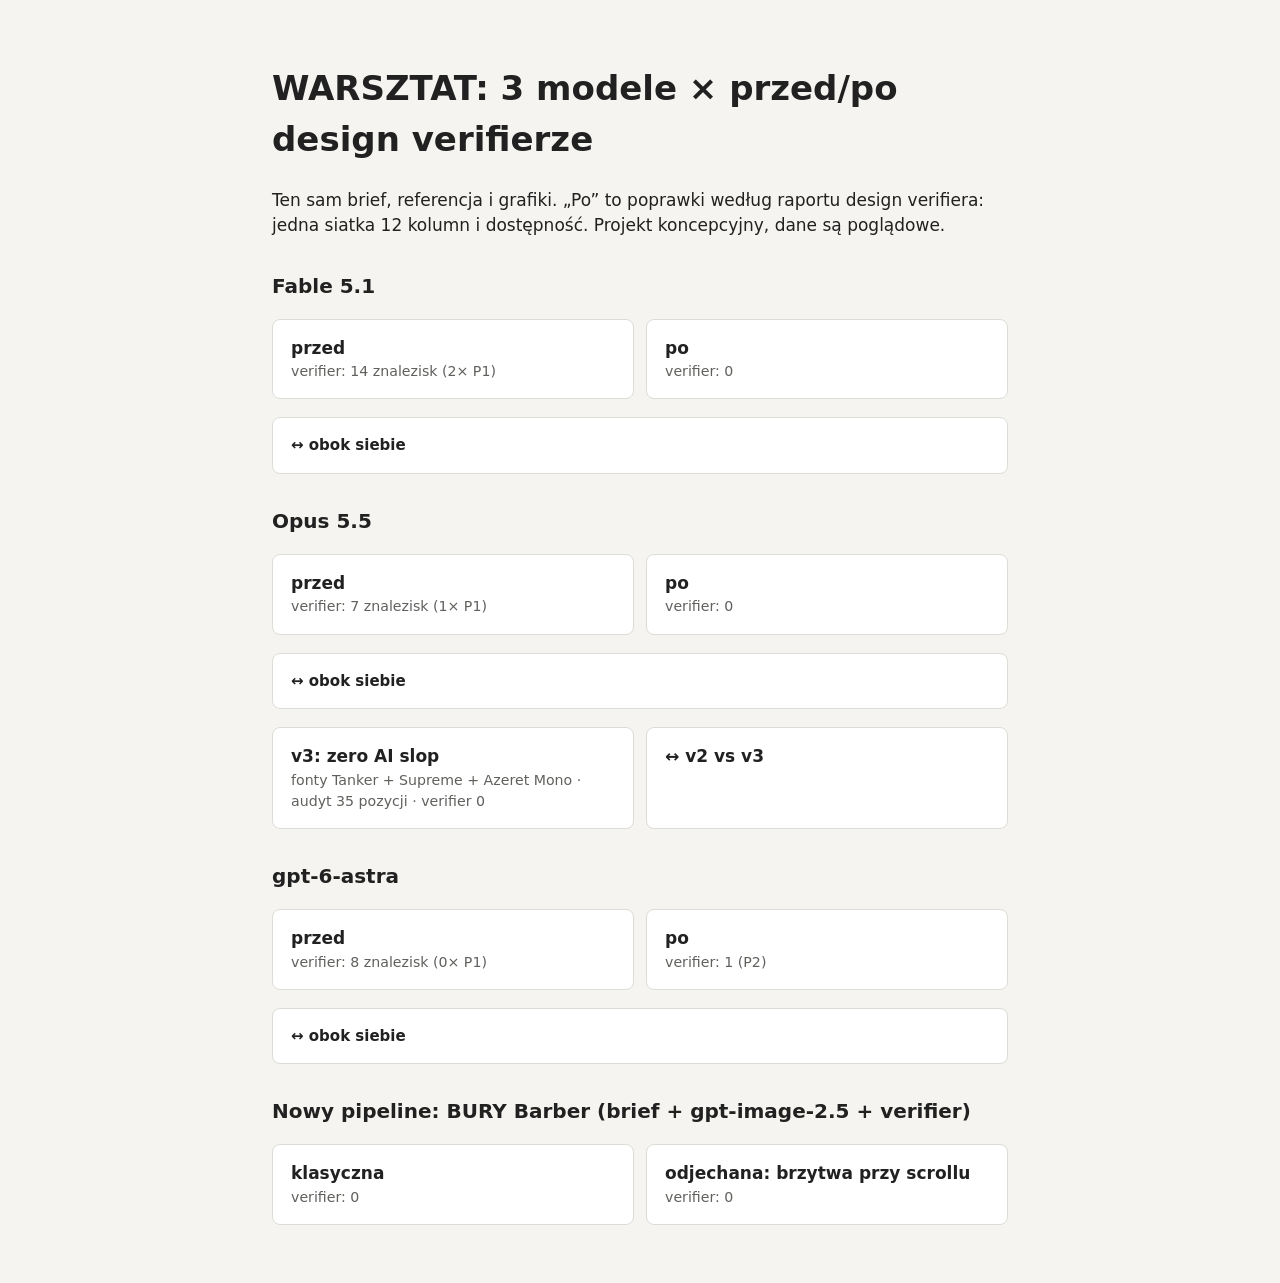
<file: index.html>
<!doctype html><html lang="pl"><head><meta charset="utf-8"><meta name="viewport" content="width=device-width,initial-scale=1"><meta name="robots" content="noindex">
<title>Makiety WARSZTAT: porównanie modeli</title>
<style>body{font:17px/1.5 system-ui,sans-serif;background:#F5F4F0;color:#202120;max-width:46rem;margin:0 auto;padding:40px 20px}.row{display:grid;grid-template-columns:1fr 1fr;gap:12px;margin:18px 0}a{display:block;padding:16px 18px;background:#fff;border:1px solid #DDDDD7;border-radius:8px;color:#202120;text-decoration:none;font-weight:600}a:hover{border-color:#FF650A}small{display:block;font-weight:400;color:#60615D}h2{margin:32px 0 0;font-size:20px}.cmp{margin-top:8px;font-size:15px}</style></head><body>
<h1>WARSZTAT: 3 modele × przed/po design verifierze</h1><p>Ten sam brief, referencja i grafiki. „Po” to poprawki według raportu design verifiera: jedna siatka 12 kolumn i dostępność. Projekt koncepcyjny, dane są poglądowe.</p>
<h2>Fable 5.1</h2><div class="row"><a href="fable/">przed<small>verifier: 14 znalezisk (2× P1)</small></a><a href="fable-v2/">po<small>verifier: 0</small></a></div><a class="cmp" href="compare.html?m=fable">↔ obok siebie</a>
<h2>Opus 5.5</h2><div class="row"><a href="opus/">przed<small>verifier: 7 znalezisk (1× P1)</small></a><a href="opus-v2/">po<small>verifier: 0</small></a></div><a class="cmp" href="compare.html?m=opus">↔ obok siebie</a>
<div class="row"><a href="opus-v3/">v3: zero AI slop<small>fonty Tanker + Supreme + Azeret Mono · audyt 35 pozycji · verifier 0</small></a><a href="compare.html?m=opus3">↔ v2 vs v3</a></div>
<h2>gpt-6-astra</h2><div class="row"><a href="astra/">przed<small>verifier: 8 znalezisk (0× P1)</small></a><a href="astra-v2/">po<small>verifier: 1 (P2)</small></a></div><a class="cmp" href="compare.html?m=astra">↔ obok siebie</a>
<h2>Nowy pipeline: BURY Barber (brief + gpt-image-2.5 + verifier)</h2><div class="row"><a href="bury-klasyczna/">klasyczna<small>verifier: 0</small></a><a href="bury-odjechana/">odjechana: brzytwa przy scrollu<small>verifier: 0</small></a></div>
</body></html>
</file>
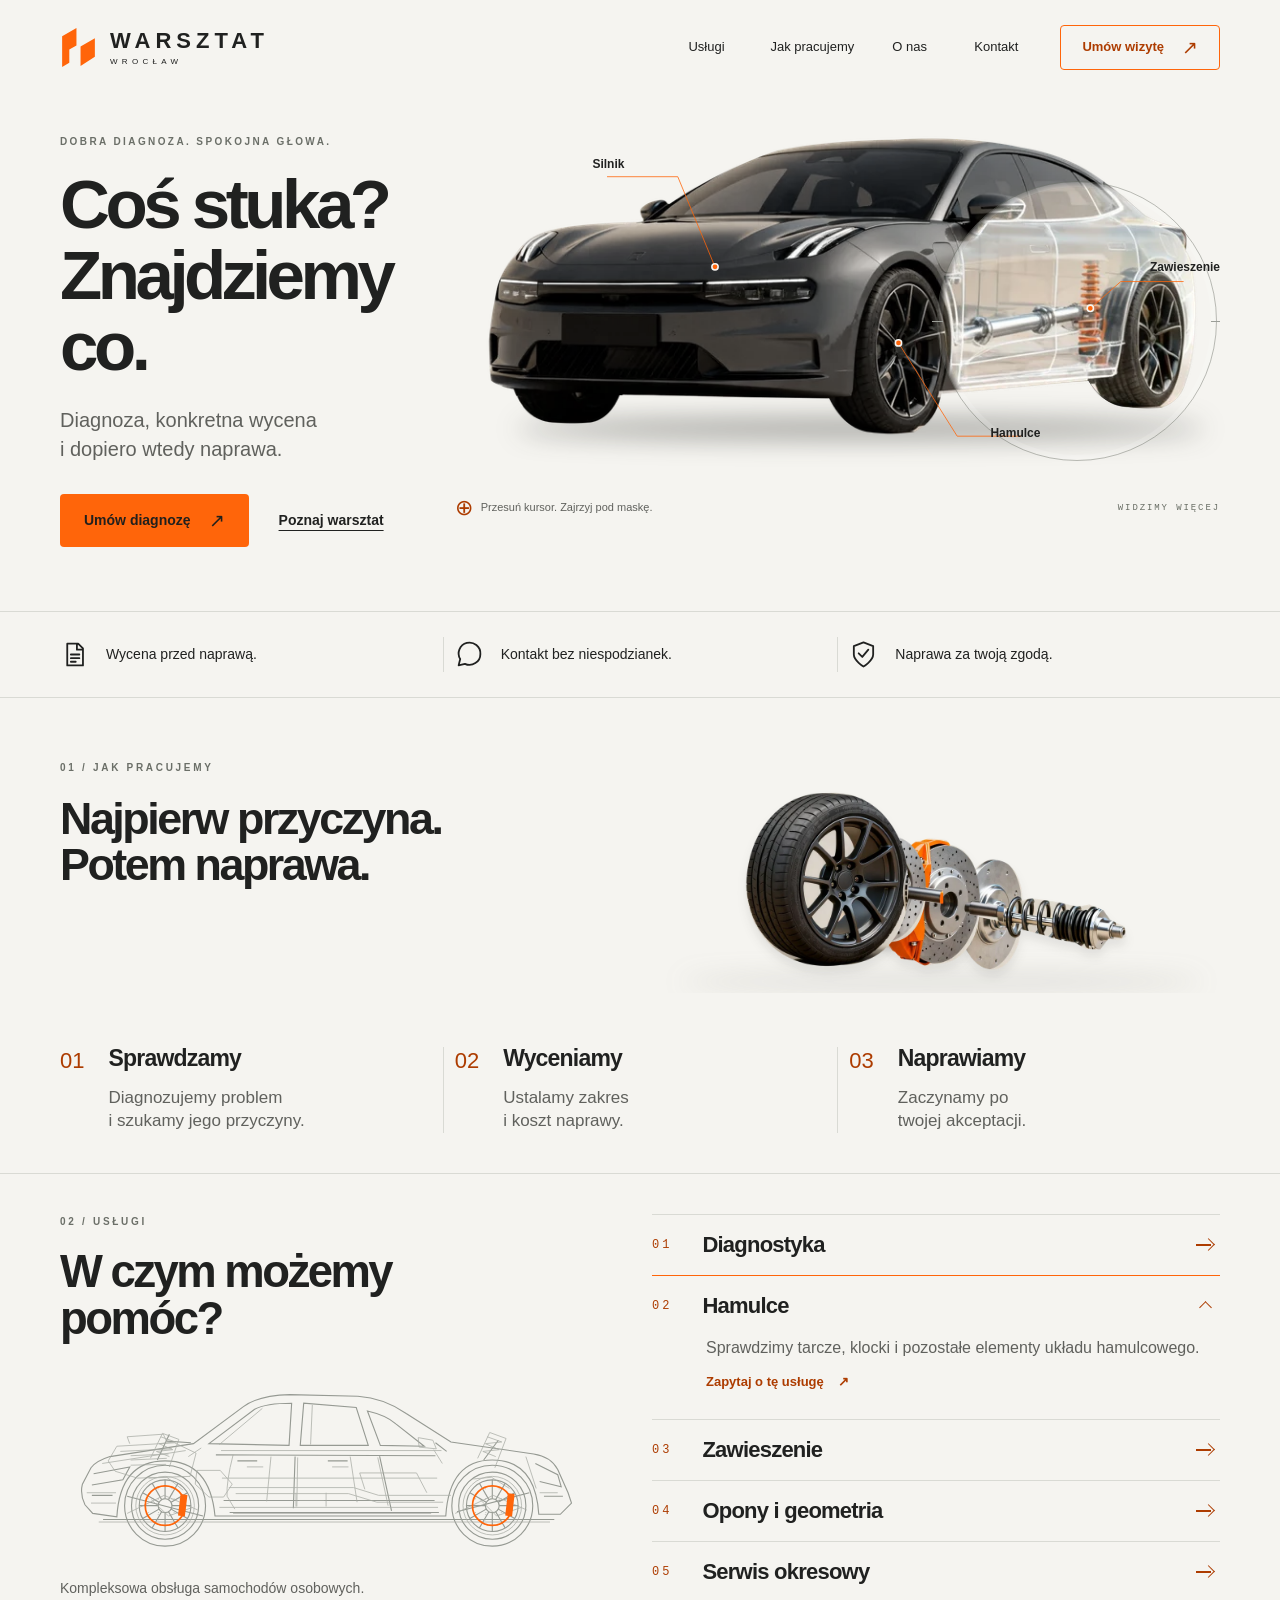
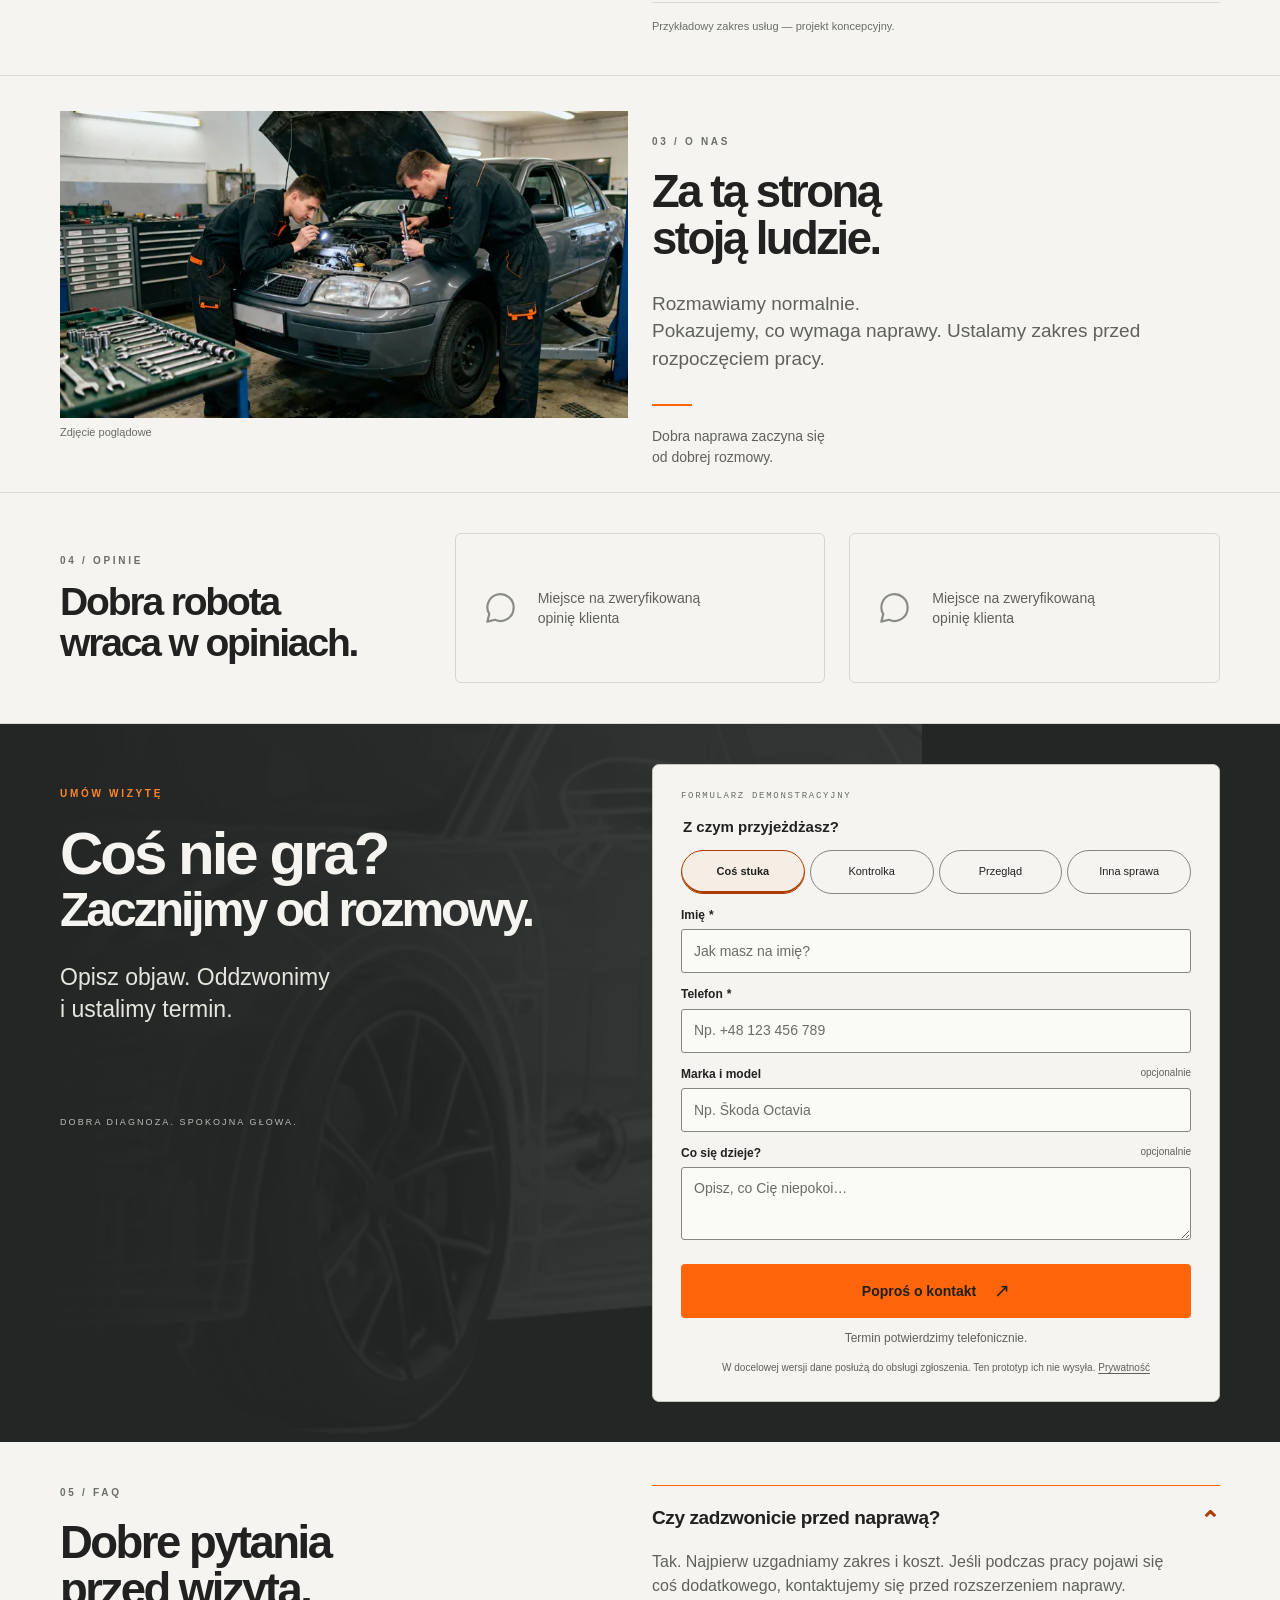
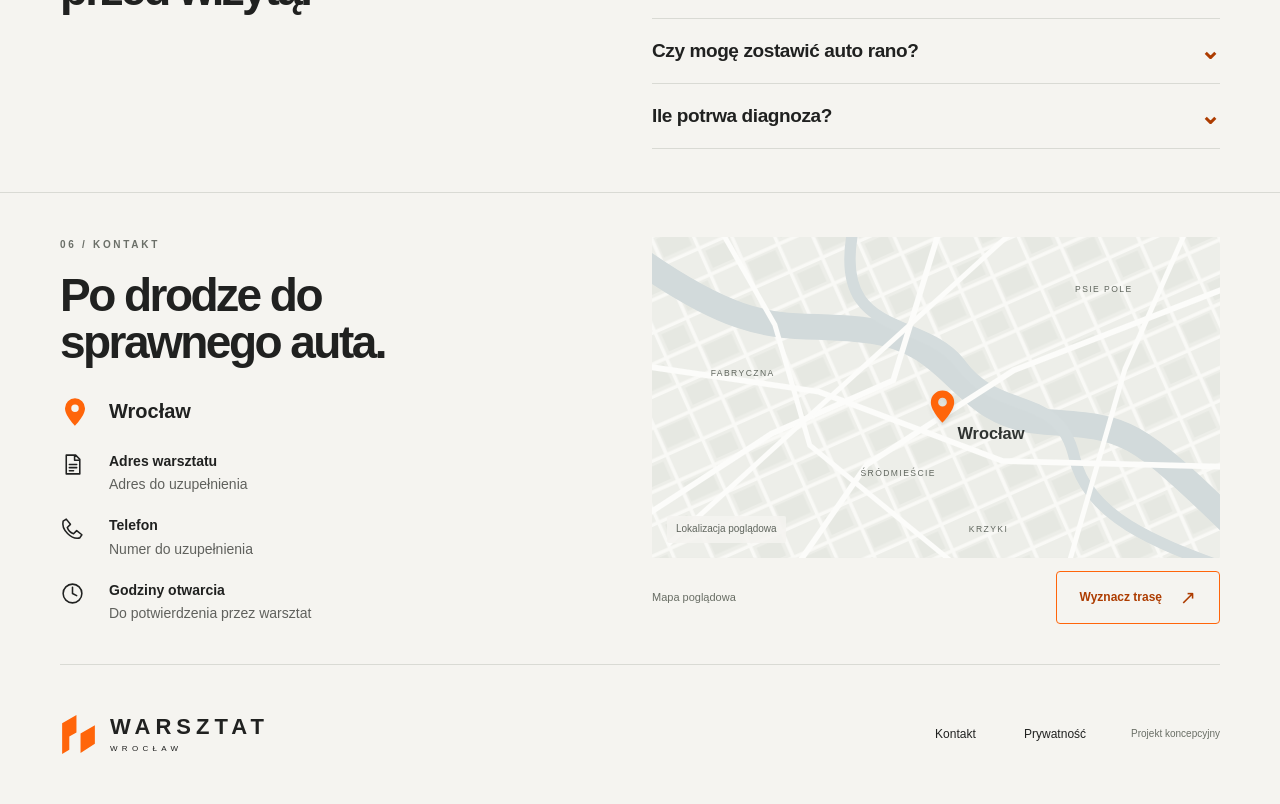
<file: astra-v2/index.html>
<!doctype html>
<html lang="pl">
<head><meta name="robots" content="noindex">
  <meta charset="utf-8"><meta name="viewport" content="width=device-width, initial-scale=1">
  <meta name="description" content="Dobra diagnoza. Spokojna głowa. Poznaj koncepcję warsztatu we Wrocławiu: diagnostyka, hamulce, zawieszenie i serwis.">
  <meta name="theme-color" content="#f5f4f0">
  <meta name="color-scheme" content="light">
  <title>WARSZTAT Wrocław — Widzimy, co jest pod spodem</title>
  <link rel="stylesheet" href="styles.css"><script src="main.js" defer></script>
<noscript><style>.menu-toggle{display:none}.navigation{display:flex;position:static;flex-wrap:wrap;box-shadow:none;border:0;padding:0}.header-space,.site-header{height:auto;position:static}.header-inner{flex-wrap:wrap;padding-block:16px}.navigation a{font-size:13px;padding:8px}.nav-book{margin-left:auto}.navigation{order:3;width:100%}.mobile-parts,.hotspot,.hotspot-target{display:none}</style></noscript>
</head>
<body>
<svg class="svg-library" xmlns="http://www.w3.org/2000/svg" aria-hidden="true"><defs>
  <symbol id="logo-mark" viewBox="0 0 36 44"><path fill="currentColor" d="M2 11 16 3v17L9 24v13L2 41V11Zm18 10 14-8v18L20 40V21Z"/></symbol>
  <symbol id="i-file" viewBox="0 0 24 24"><path d="M6 3h9l4 4v14H6zM14 3v5h5M9 12h7M9 15h7M9 18h4"/></symbol>
  <symbol id="i-chat" viewBox="0 0 24 24"><path d="M21 11.5a9 9 0 0 1-12.8 8.2L3 21l1.3-5.2A9 9 0 1 1 21 11.5Z"/></symbol>
  <symbol id="i-shield" viewBox="0 0 24 24"><path d="m12 2 8 3v7c0 5-8 10-8 10S4 17 4 12V5l8-3Z"/><path d="m8 11 3 3 5-6"/></symbol>
  <symbol id="i-phone" viewBox="0 0 24 24"><path d="m6 3 4 5-3 3c1 3 3 5 6 6l3-3 5 4-2 3C11 23 1 13 3 5l3-2Z"/></symbol>
  <symbol id="i-clock" viewBox="0 0 24 24"><circle cx="12" cy="12" r="9"/><path d="M12 6v6l4 2"/></symbol>
  <symbol id="i-pin" viewBox="0 0 24 24"><path fill="currentColor" stroke="none" d="M12 1a8 8 0 0 0-8 8c0 6 8 14 8 14s8-8 8-14a8 8 0 0 0-8-8Zm0 11a3 3 0 1 1 0-6 3 3 0 0 1 0 6Z"/></symbol>
</defs></svg>
<a class="skip-link" href="#main">Przejdź do treści</a>
<div class="header-space"><header class="site-header"><div class="container header-inner">
  <a class="brand" href="#" aria-label="Warsztat Wrocław — strona główna"><svg aria-hidden="true"><use href="#logo-mark"/></svg><span>WARSZTAT<small>WROCŁAW</small></span></a>
  <nav class="navigation" id="navigation" aria-label="Nawigacja główna"><a href="#uslugi">Usługi</a><a href="#jak-pracujemy">Jak pracujemy</a><a href="#o-nas">O nas</a><a href="#kontakt">Kontakt</a></nav>
  <a class="button button-outline nav-book" href="#wizyta" aria-label="Umów wizytę"><span class="desktop-word">Umów wizytę</span><span class="mobile-word">Umów</span><span aria-hidden="true">↗</span></a>
  <button class="menu-toggle" aria-controls="navigation" aria-expanded="false" aria-label="Otwórz menu"><span></span><span></span></button>
</div></header></div>
<main id="main">
<section aria-labelledby="hero-title"><div class="hero container layout-grid grid-feature">
  <div class="hero-copy"><p class="eyebrow">Dobra diagnoza. Spokojna głowa.</p><h1 id="hero-title">Coś stuka?<br> Znajdziemy<br> co.</h1><p class="hero-description">Diagnoza, konkretna wycena<br> i dopiero wtedy naprawa.</p><div class="hero-actions"><a class="button button-primary" href="#wizyta">Umów diagnozę <span aria-hidden="true">↗</span></a><a class="text-link" href="#o-nas">Poznaj warsztat</a></div></div>
  <div class="scanner-block">
    <div class="scanner" id="scanner" aria-label="Interaktywny przekrój samochodu">
      <div class="car-shadow"></div>
      <div class="car-render"><img class="car-body" src="img/car-body-1400.webp" srcset="img/car-body-800.webp 800w, img/car-body-1400.webp 1400w, img/car-body-2000.webp 2000w" sizes="(max-width: 760px) calc(100vw - 44px), (max-width: 1440px) 66vw, 872px" width="1460" height="660" alt="Grafitowy samochód w ujęciu od przodu i z boku" fetchpriority="high"><img class="car-xray" src="img/car-xray-1400.webp" srcset="img/car-xray-800.webp 800w, img/car-xray-1400.webp 1400w, img/car-xray-2000.webp 2000w" sizes="(max-width: 760px) calc(100vw - 44px), (max-width: 1440px) 66vw, 872px" width="1460" height="660" alt="" aria-hidden="true"><span class="lens" aria-hidden="true"></span></div>
      <svg class="scanner-callouts" viewBox="0 0 1460 660" aria-hidden="true"><g fill="none" stroke="#ff650a" stroke-width="1.5"><path d="M496 284 425 112H290"/><path d="M1212 363 1270 312H1390"/><path d="M846 429 958 607H1080"/></g><g fill="#ff650a" stroke="#f5f4f0" stroke-width="3"><circle cx="496" cy="284" r="6"/><circle cx="1212" cy="363" r="6"/><circle cx="846" cy="429" r="6"/></g></svg>
      <button class="hotspot-target target-engine" data-part="engine" tabindex="-1" aria-label="Silnik — punkt na samochodzie" aria-controls="scanner-panel" aria-expanded="false"></button>
      <button class="hotspot-target target-brakes" data-part="brakes" tabindex="-1" aria-label="Hamulce — punkt na samochodzie" aria-controls="scanner-panel" aria-expanded="false"></button>
      <button class="hotspot-target target-suspension" data-part="suspension" tabindex="-1" aria-label="Zawieszenie — punkt na samochodzie" aria-controls="scanner-panel" aria-expanded="false"></button>
      <button class="hotspot hotspot-engine" data-part="engine" aria-controls="scanner-panel" aria-expanded="false"><span class="hotspot-label">Silnik</span><span class="hotspot-line"></span><span class="hotspot-dot"></span></button>
      <button class="hotspot hotspot-suspension" data-part="suspension" aria-controls="scanner-panel" aria-expanded="false"><span class="hotspot-label">Zawieszenie</span><span class="hotspot-line"></span><span class="hotspot-dot"></span></button>
      <button class="hotspot hotspot-brakes" data-part="brakes" aria-controls="scanner-panel" aria-expanded="false"><span class="hotspot-dot"></span><span class="hotspot-line"></span><span class="hotspot-label">Hamulce</span></button>
    </div>
    <div class="scanner-bottom"><span class="scan-symbol" aria-hidden="true">⊕</span><p class="scanner-hint"><span class="pointer-hint">Przesuń kursor.</span><span class="touch-hint">Dotknij punktu.</span> Zajrzyj pod maskę.</p><span class="technical-note">WIDZIMY WIĘCEJ</span></div>
    <div class="mobile-parts" aria-label="Wybierz podzespół"><button data-part="engine" aria-expanded="false" aria-controls="scanner-panel">Silnik <span aria-hidden="true">↗</span></button><button data-part="brakes" aria-expanded="false" aria-controls="scanner-panel">Hamulce <span aria-hidden="true">↗</span></button><button data-part="suspension" aria-expanded="false" aria-controls="scanner-panel">Zawieszenie <span aria-hidden="true">↗</span></button></div>
    <div class="scanner-panel" id="scanner-panel" hidden><button class="panel-close" aria-label="Zamknij panel i wróć do skanowania">×</button><p class="eyebrow" id="part-title">01 / Hamulce</p><p id="part-description">Pewność przy każdym zatrzymaniu.</p><a class="service-link" href="#wizyta" data-service="Hamulce">Zapytaj o tę usługę <span aria-hidden="true">↗</span></a><button class="scan-reset">Wróć do skanowania</button></div>
  </div>
</div></section>
<div class="principles-band"><div class="container principles layout-grid grid-thirds"><div><svg class="icon" aria-hidden="true"><use href="#i-file"/></svg><span>Wycena przed naprawą.</span></div><div><svg class="icon" aria-hidden="true"><use href="#i-chat"/></svg><span>Kontakt bez niespodzianek.</span></div><div><svg class="icon" aria-hidden="true"><use href="#i-shield"/></svg><span>Naprawa za twoją zgodą.</span></div></div></div>
<section class="process section" id="jak-pracujemy" aria-labelledby="process-title"><div class="container">
  <div class="process-top layout-grid grid-halves"><div><p class="eyebrow">01 / Jak pracujemy</p><h2 id="process-title">Najpierw przyczyna.<br> Potem naprawa.</h2></div>
    <div class="brake-scene" role="img" aria-label="Rozłożony zespół koła, tarczy, zacisku i zawieszenia"><img class="brake-mobile" src="img/brake-static.webp" width="1400" height="490" alt="" loading="lazy"><div class="brake-shadow"></div><img class="brake-layer brake-hub" src="img/brake-hub.webp" width="1400" height="490" alt="" loading="lazy"><img class="brake-layer brake-caliper" src="img/brake-caliper.webp" width="1400" height="490" alt="" loading="lazy"><img class="brake-layer brake-disc" src="img/brake-disc.webp" width="1400" height="490" alt="" loading="lazy"><img class="brake-layer brake-wheel" src="img/brake-wheel.webp" width="1400" height="490" alt="" loading="lazy"></div>
  </div>
  <div class="steps layout-grid grid-thirds"><article><span class="step-number">01</span><div><h3>Sprawdzamy</h3><p>Diagnozujemy problem<br> i szukamy jego przyczyny.</p></div></article><article><span class="step-number">02</span><div><h3>Wyceniamy</h3><p>Ustalamy zakres<br> i koszt naprawy.</p></div></article><article><span class="step-number">03</span><div><h3>Naprawiamy</h3><p>Zaczynamy po<br> twojej akceptacji.</p></div></article></div>
</div></section>
<section class="services section" id="uslugi" aria-labelledby="services-title"><div class="container services-grid layout-grid grid-halves">
  <div class="services-intro"><p class="eyebrow">02 / Usługi</p><h2 id="services-title">W czym możemy<br> pomóc?</h2>
    <svg class="technical-car" id="technical-car" data-active="Hamulce" viewBox="0 0 620 235" role="img" aria-label="Techniczny rysunek samochodu z wyróżnionym układem hamulcowym"><defs><g id="wheel-drawing"><circle r="47"/><circle r="39"/><circle r="30"/><circle r="8"/><path d="M0-30V-8M15-26 4-7M26-15 7-4M30 0H8M26 15 7 4M15 26 4 7M0 30V8M-15 26-4 7M-26 15-7 4M-30 0H-8M-26-15-7-4M-15-26-4-7"/></g></defs>
      <g class="car-lines"><path d="M29 167Q23 155 26 143L36 124Q42 116 58 111L155 96 213 53Q230 40 267 39L346 41Q376 43 402 61L454 94 550 108Q570 111 578 126L590 153 594 165 581 178H556Q552 115 502 115T448 180H180Q174 116 122 116T66 181L38 177Z"/><path d="m173 96 53-40q13-7 43-7l-3 49Zm106 2 4-49 61 5 14 44Zm93 0-15-40q22 5 33 15l33 26ZM39 131l42-8-8 15-36 6m515-25 26 13 4 14-25-6M181 109l255 1M190 162h245M273 111l-2 60M371 110l14 64M206 116h23m82 0h23M37 156h24m501 1h22M50 184h524M124 93l28 2M436 95l13 10"/><use href="#wheel-drawing" x="122" y="168"/><use href="#wheel-drawing" x="502" y="168"/><path d="M197 176h243M78 157l88 23M461 175l84-22M113 115l14-30m365 30 17-23"/></g>
      <g class="car-detail-lines" fill="none">
        <path d="M31 153h34m-29 12h29M49 119l97-15m41 0h256m-255 32h250M185 170h254M45 187h524M164 101l-15 10m285-8 10 16m-199-8-5 52m97-52 8 53"/>
        <path d="m56 116 10-17 67-4 25 12-7 27-61 2-26-8Z M70 105l60-3m-48 8 44-2m-44 7 42-2m-42 8 41-1M81 96l-3-8 42-3 4 9M159 127h27l14 16-10 15h-17l-16-15Z M196 147h145l29 9h84M204 154h131l33 10h77M354 149l-6-19h66l12 23M274 153v16m35-16v16m-31-7h29"/>
        <path d="m105 113 14-29 19 7-11 32m-10-35 17 6-19 2 16 7-19 2 15 6m-24 25 21-1 19 15m-65 27 43-21 39 17m-54-12 20 19 28-10M485 113l14-30 19 7-13 34m-9-36 17 6-19 2 16 7-19 2 15 6m-26 26 21-2 21 13m-63 29 44-21 39 17m-54-12 19 19 29-10"/>
        <path d="M201 109q-8 31-7 48l9 15m73-60-1 57m94-57 12 56M235 55l-50 42m108-46-2 46M217 123h19m80 0h19m81-34 17 3 4 10-20-2Z M541 111l12 37m4 5h21m-377 24h230"/>
        <circle cx="122" cy="168" r="34"/><circle cx="502" cy="168" r="34"/>
        <path d="M114 148v40m16-40v40m-28-28h40m-40 16h40M494 148v40m16-40v40m-28-28h40m-40 16h40" stroke-dasharray="1 5"/>
      </g>
      <g class="technical-highlight highlight-brakes"><circle cx="122" cy="168" r="23"/><circle cx="502" cy="168" r="23"/><path d="m144 155-3 25m383-26-3 26" stroke-width="8"/></g>
      <g class="technical-highlight highlight-suspension"><path d="m135 92-13 57m-2-54 21 5-25 5 22 6-24 5 22 6-24 4m383-35-8 60m-4-55 21 4-23 6 22 4-24 6 22 5-22 5"/></g>
      <g class="technical-highlight highlight-engine"><path d="m58 115 13-24h60l24 17-4 26H80Z M84 96v28m17-28v28m17-28v28"/></g>
      <g class="technical-highlight highlight-wheels"><circle cx="122" cy="168" r="44"/><circle cx="502" cy="168" r="44"/><path d="M175 213h280"/></g>
      <g class="technical-highlight highlight-service"><path d="M186 153h244M222 146v14m43-14v14m43-14v14m43-14v14m43-14v14"/></g>
    </svg>
    <p class="small-copy">Kompleksowa obsługa samochodów osobowych.</p>
  </div>
  <div class="service-list">
    <details class="service-item" name="services"><summary><span class="row-number">01</span><h3>Diagnostyka</h3><span class="row-arrow" aria-hidden="true"></span></summary><div class="accordion-content"><p>Świeci kontrolka albo auto zachowuje się inaczej? Sprawdzimy przyczynę.</p><a href="#wizyta" class="service-link" data-service="Diagnostyka">Zapytaj o tę usługę <span aria-hidden="true">↗</span></a></div></details>
    <details class="service-item" name="services" open><summary><span class="row-number">02</span><h3>Hamulce</h3><span class="row-arrow" aria-hidden="true"></span></summary><div class="accordion-content"><p>Sprawdzimy tarcze, klocki i pozostałe elementy układu hamulcowego.</p><a href="#wizyta" class="service-link" data-service="Hamulce">Zapytaj o tę usługę <span aria-hidden="true">↗</span></a></div></details>
    <details class="service-item" name="services"><summary><span class="row-number">03</span><h3>Zawieszenie</h3><span class="row-arrow" aria-hidden="true"></span></summary><div class="accordion-content"><p>Stuki, luzy, nierówne prowadzenie. Zaczynamy od sprawdzenia.</p><a href="#wizyta" class="service-link" data-service="Zawieszenie">Zapytaj o tę usługę <span aria-hidden="true">↗</span></a></div></details>
    <details class="service-item" name="services"><summary><span class="row-number">04</span><h3>Opony i geometria</h3><span class="row-arrow" aria-hidden="true"></span></summary><div class="accordion-content"><p>Wymiana opon i kontrola ustawienia kół.</p><a href="#wizyta" class="service-link" data-service="Opony i geometria">Zapytaj o tę usługę <span aria-hidden="true">↗</span></a></div></details>
    <details class="service-item" name="services"><summary><span class="row-number">05</span><h3>Serwis okresowy</h3><span class="row-arrow" aria-hidden="true"></span></summary><div class="accordion-content"><p>Olej, filtry i przegląd zgodny z potrzebami twojego auta.</p><a href="#wizyta" class="service-link" data-service="Serwis okresowy">Zapytaj o tę usługę <span aria-hidden="true">↗</span></a></div></details>
    <p class="concept-caption">Przykładowy zakres usług — projekt koncepcyjny.</p>
  </div>
</div></section>
<section class="about section" id="o-nas" aria-labelledby="about-title"><div class="container about-grid layout-grid grid-halves">
  <figure><img src="img/workshop-1400.webp" srcset="img/workshop-800.webp 800w, img/workshop-1400.webp 1400w, img/workshop-2000.webp 2000w" sizes="(max-width:760px) calc(100vw - 44px), (max-width:1440px) 50vw, 648px" width="1400" height="933" alt="Dwaj mechanicy pracują przy otwartej masce samochodu w warsztacie — ilustracja AI" loading="lazy"><figcaption>Zdjęcie poglądowe</figcaption></figure>
  <div class="about-copy"><p class="eyebrow">03 / O nas</p><h2 id="about-title">Za tą stroną<br> stoją ludzie.</h2><p>Rozmawiamy normalnie.<br> Pokazujemy, co wymaga naprawy. Ustalamy zakres przed rozpoczęciem pracy.</p><span class="about-rule" aria-hidden="true"></span><p class="small-copy">Dobra naprawa zaczyna się<br> od dobrej rozmowy.</p></div>
</div></section>
<section class="reviews section" aria-labelledby="reviews-title"><div class="container reviews-grid layout-grid grid-thirds"><div><p class="eyebrow">04 / Opinie</p><h2 id="reviews-title">Dobra robota<br> wraca w opiniach.</h2></div><div class="review-placeholder"><svg class="icon" aria-hidden="true"><use href="#i-chat"/></svg><p>Miejsce na zweryfikowaną<br> opinię klienta</p></div><div class="review-placeholder"><svg class="icon" aria-hidden="true"><use href="#i-chat"/></svg><p>Miejsce na zweryfikowaną<br> opinię klienta</p></div></div></section>
<section class="appointment" id="wizyta" aria-labelledby="appointment-title"><div class="appointment-art" aria-hidden="true"></div><div class="container appointment-grid layout-grid grid-halves">
  <div class="appointment-copy"><p class="eyebrow">Umów wizytę</p><h2 id="appointment-title">Coś nie gra?<span class="conversation-line">Zacznijmy od rozmowy.</span></h2><p>Opisz objaw. Oddzwonimy<br> i ustalimy termin.</p><span class="appointment-footnote">DOBRA DIAGNOZA. SPOKOJNA GŁOWA.</span></div>
  <form id="contact-form" novalidate><p class="form-demo">FORMULARZ DEMONSTRACYJNY</p><fieldset class="topics"><legend>Z czym przyjeżdżasz?</legend><div><label><input type="radio" name="topic" value="Coś stuka" checked><span>Coś stuka</span></label><label><input type="radio" name="topic" value="Kontrolka"><span>Kontrolka</span></label><label><input type="radio" name="topic" value="Przegląd"><span>Przegląd</span></label><label><input type="radio" name="topic" value="Inna sprawa"><span>Inna sprawa</span></label></div></fieldset>
    <div class="form-field"><label for="name">Imię <span aria-hidden="true">*</span></label><input id="name" name="name" autocomplete="given-name" required aria-describedby="name-error" placeholder="Jak masz na imię?"><span class="field-error" id="name-error"></span></div>
    <div class="form-field"><label for="phone">Telefon <span aria-hidden="true">*</span></label><input id="phone" name="phone" type="tel" autocomplete="tel" required aria-describedby="phone-error" placeholder="Np. +48 123 456 789"><span class="field-error" id="phone-error"></span></div>
    <div class="form-field"><label for="car">Marka i model <span class="optional">opcjonalnie</span></label><input id="car" name="car" placeholder="Np. Škoda Octavia"></div>
    <div class="form-field selected-service" hidden><label for="selected-service">Wybrana usługa</label><select id="selected-service" name="service"><option value="">Bez wybranej usługi</option><option>Diagnostyka</option><option>Hamulce</option><option>Zawieszenie</option><option>Opony i geometria</option><option>Serwis okresowy</option></select></div>
    <div class="form-field"><label for="message">Co się dzieje? <span class="optional">opcjonalnie</span></label><textarea id="message" name="message" rows="2" placeholder="Opisz, co Cię niepokoi…"></textarea></div>
    <button class="button button-primary submit-button" type="submit" disabled>Poproś o kontakt <span aria-hidden="true">↗</span></button><p class="form-promise">Termin potwierdzimy telefonicznie.</p><p class="form-privacy">W docelowej wersji dane posłużą do obsługi zgłoszenia. Ten prototyp ich nie wysyła. <a href="#prywatnosc" data-dialog="privacy-dialog">Prywatność</a></p><p class="form-status" role="status" aria-live="polite" hidden></p><noscript><p class="no-js-note">To formularz poglądowy. Walidacja wymaga JavaScriptu; dane nie są wysyłane. Telefon warsztatu zostanie dodany przed publikacją.</p></noscript>
  </form>
</div></section>
<section class="faq section" id="faq" aria-labelledby="faq-title"><div class="container info-grid layout-grid grid-halves"><div><p class="eyebrow">05 / FAQ</p><h2 id="faq-title">Dobre pytania<br> przed wizytą.</h2></div><div class="faq-list">
<details name="faq" open><summary>Czy zadzwonicie przed naprawą?<span aria-hidden="true">⌄</span></summary><div class="accordion-content"><p>Tak. Najpierw uzgadniamy zakres i koszt. Jeśli podczas pracy pojawi się coś dodatkowego, kontaktujemy się przed rozszerzeniem naprawy.</p></div></details>
<details name="faq"><summary>Czy mogę zostawić auto rano?<span aria-hidden="true">⌄</span></summary><div class="accordion-content"><p>Ustalmy to podczas umawiania wizyty. Potwierdzimy godzinę i sposób przekazania auta.</p></div></details>
<details name="faq"><summary>Ile potrwa diagnoza?<span aria-hidden="true">⌄</span></summary><div class="accordion-content"><p>To zależy od objawu i zakresu sprawdzenia. Przewidywany czas omówimy przy przyjęciu auta.</p></div></details>
</div></div></section>
<section class="contact section" id="kontakt" aria-labelledby="contact-title"><div class="container info-grid layout-grid grid-halves"><div><p class="eyebrow">06 / Kontakt</p><h2 id="contact-title">Po drodze do<br> sprawnego auta.</h2><div class="contact-city"><svg class="icon" aria-hidden="true"><use href="#i-pin"/></svg><strong>Wrocław</strong></div><dl class="contact-details"><div><svg class="icon" aria-hidden="true"><use href="#i-file"/></svg><dt>Adres warsztatu</dt><dd>Adres do uzupełnienia</dd></div><div><svg class="icon" aria-hidden="true"><use href="#i-phone"/></svg><dt>Telefon</dt><dd>Numer do uzupełnienia</dd></div><div><svg class="icon" aria-hidden="true"><use href="#i-clock"/></svg><dt>Godziny otwarcia</dt><dd>Do potwierdzenia przez warsztat</dd></div></dl></div>
  <div class="map-column"><div class="map" role="img" aria-label="Mapa poglądowa Wrocławia, bez lokalizacji rzeczywistego warsztatu"><svg viewBox="0 0 800 450" preserveAspectRatio="xMidYMid slice" aria-hidden="true"><defs><pattern id="blocks" width="104" height="82" patternTransform="rotate(-24)" patternUnits="userSpaceOnUse"><rect width="104" height="82" fill="#edeee9"/><path d="M0 0h104v82H0zM55 0v82M0 42h104" fill="none" stroke="#f9f9f6" stroke-width="5"/><path d="M5 6h43v28H5zM62 49h34v26H62z" fill="#e6e8e2"/></pattern></defs><rect width="800" height="450" fill="url(#blocks)"/><path d="M-40 15C154 157 190 114 311 132S433 251 550 259 673 264 823 410" stroke="#d2dadb" stroke-width="36" fill="none"/><path d="M288-30c-45 179 93 135 147 209s137 34 159 130 144 129 240 166" fill="none" stroke="#d4dcdd" stroke-width="16"/><g fill="none" stroke="#fcfcfa"><path d="M-20 399 169 276 340 201 408-20M195 475 303 319 509 187 808 71M-30 178l266 39 257 97 339 9" stroke-width="8"/><path d="m98-10 76 133 49 169 201 165M521-20 24 431M760-30 665 185 580 480" stroke-width="7"/></g><g fill="#60665e" font-family="Arial,sans-serif" font-size="12" letter-spacing="2"><text x="595" y="77">PSIE POLE</text><text x="84" y="195">FABRYCZNA</text><text x="294" y="335">ŚRÓDMIEŚCIE</text><text x="446" y="413">KRZYKI</text></g><text x="430" y="283" fill="#303432" font-family="Arial,sans-serif" font-size="23" font-weight="700">Wrocław</text></svg><svg class="map-pin" aria-hidden="true"><use href="#i-pin"/></svg><span class="map-tag">Lokalizacja poglądowa</span></div><div class="map-bottom"><span>Mapa poglądowa</span><button class="button button-outline" data-dialog="location-dialog">Wyznacz trasę <span aria-hidden="true">↗</span></button></div></div>
</div></section>
</main>
<footer class="container footer"><a class="brand" href="#" aria-label="Warsztat Wrocław — początek strony"><svg aria-hidden="true"><use href="#logo-mark"/></svg><span>WARSZTAT<small>WROCŁAW</small></span></a><div><a href="#kontakt">Kontakt</a><a id="prywatnosc" href="#privacy-info" data-dialog="privacy-dialog">Prywatność</a><span>Projekt koncepcyjny</span></div></footer>
<dialog id="privacy-dialog" aria-labelledby="privacy-title"><button class="dialog-close" aria-label="Zamknij informacje o prywatności">×</button><p class="eyebrow">Projekt koncepcyjny</p><h2 id="privacy-title">Twoja prywatność.</h2><p id="privacy-info">Formularz jest demonstracyjny. Wpisane dane pozostają w tej karcie przeglądarki — nie są wysyłane ani zapisywane. Strona nie używa analityki ani plików cookie.</p><p>Przed uruchomieniem prawdziwego formularza warsztat musi podać dane administratora i zasady przetwarzania danych.</p><button class="button button-primary dialog-done">Rozumiem</button></dialog>
<dialog id="location-dialog" aria-labelledby="location-title"><button class="dialog-close" aria-label="Zamknij informacje o lokalizacji">×</button><p class="eyebrow">Mapa poglądowa</p><h2 id="location-title">Do zobaczenia<br> we Wrocławiu.</h2><p>To projekt przykładowego warsztatu. Rzeczywisty adres, telefon i godziny otwarcia nie zostały jeszcze ustalone. Trasa będzie dostępna po uzupełnieniu danych firmy.</p><button class="button button-primary dialog-done">Rozumiem</button></dialog>
</body></html>
</file>
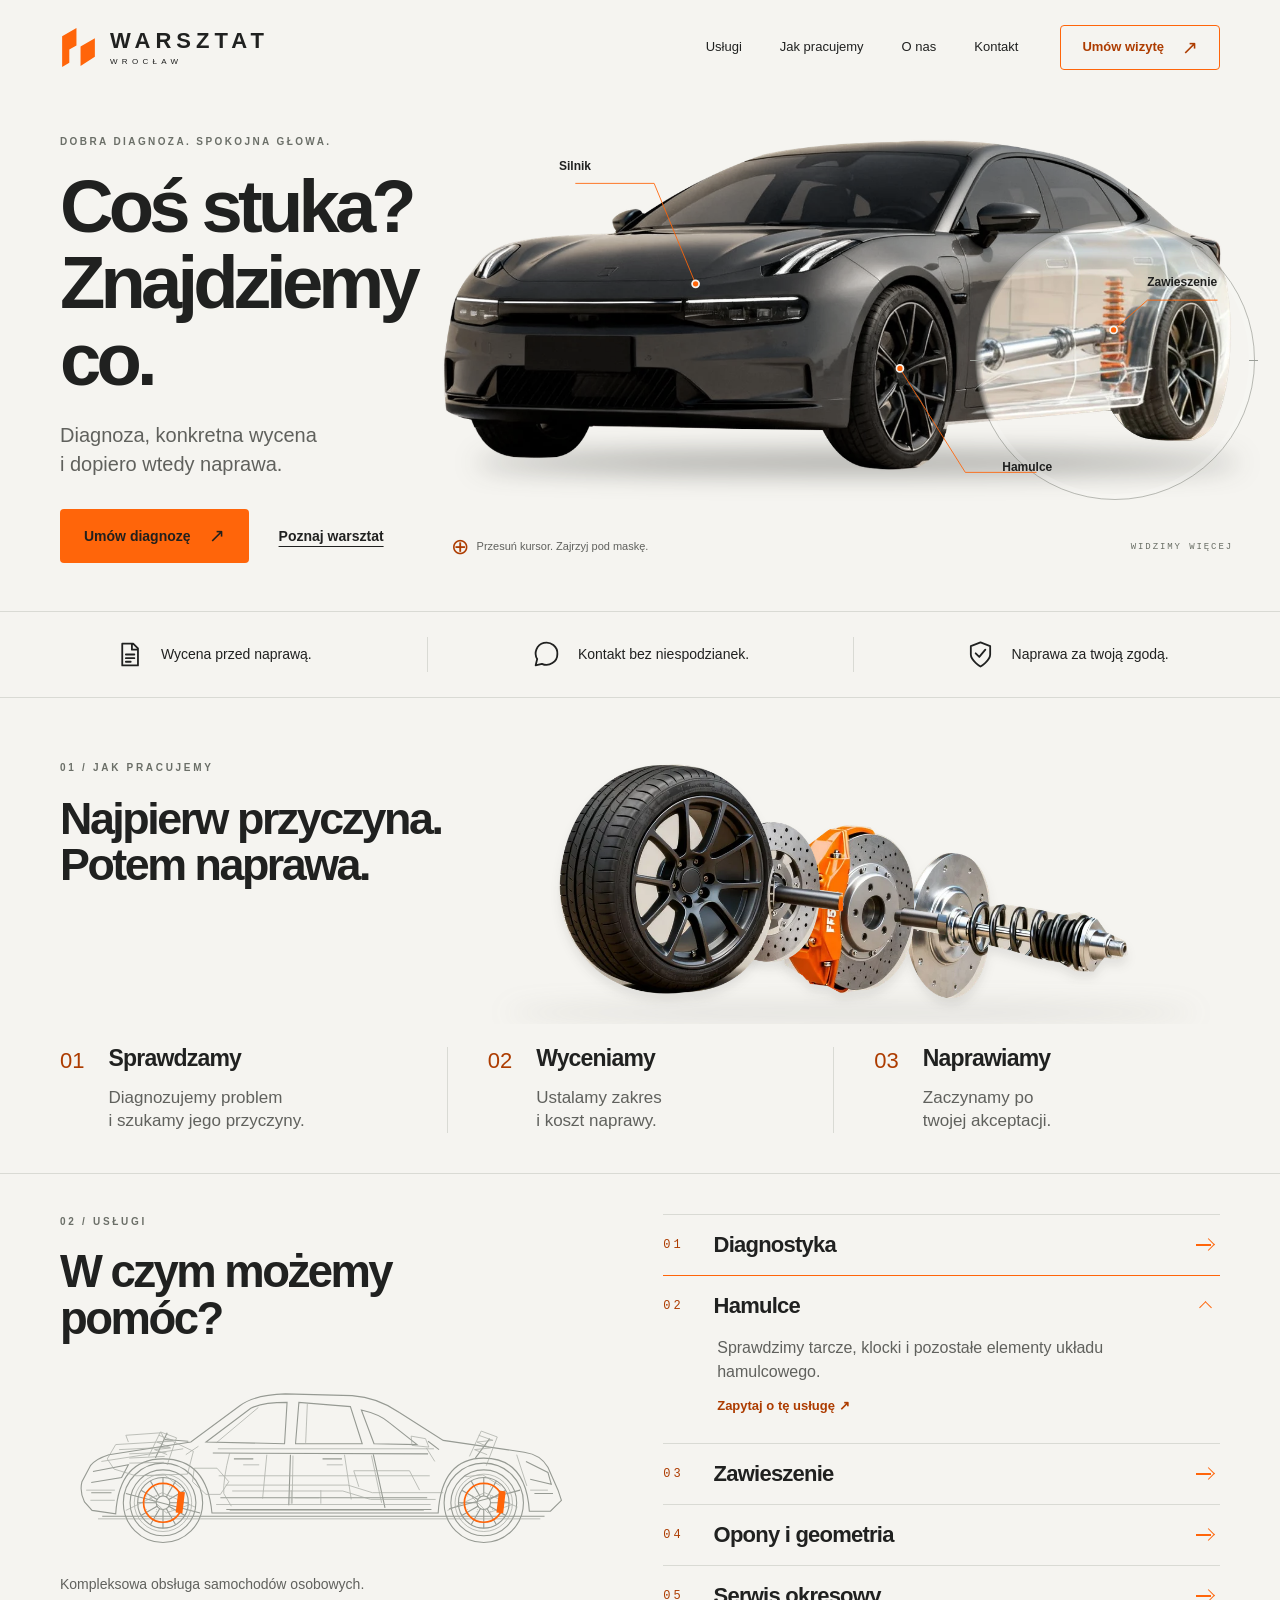
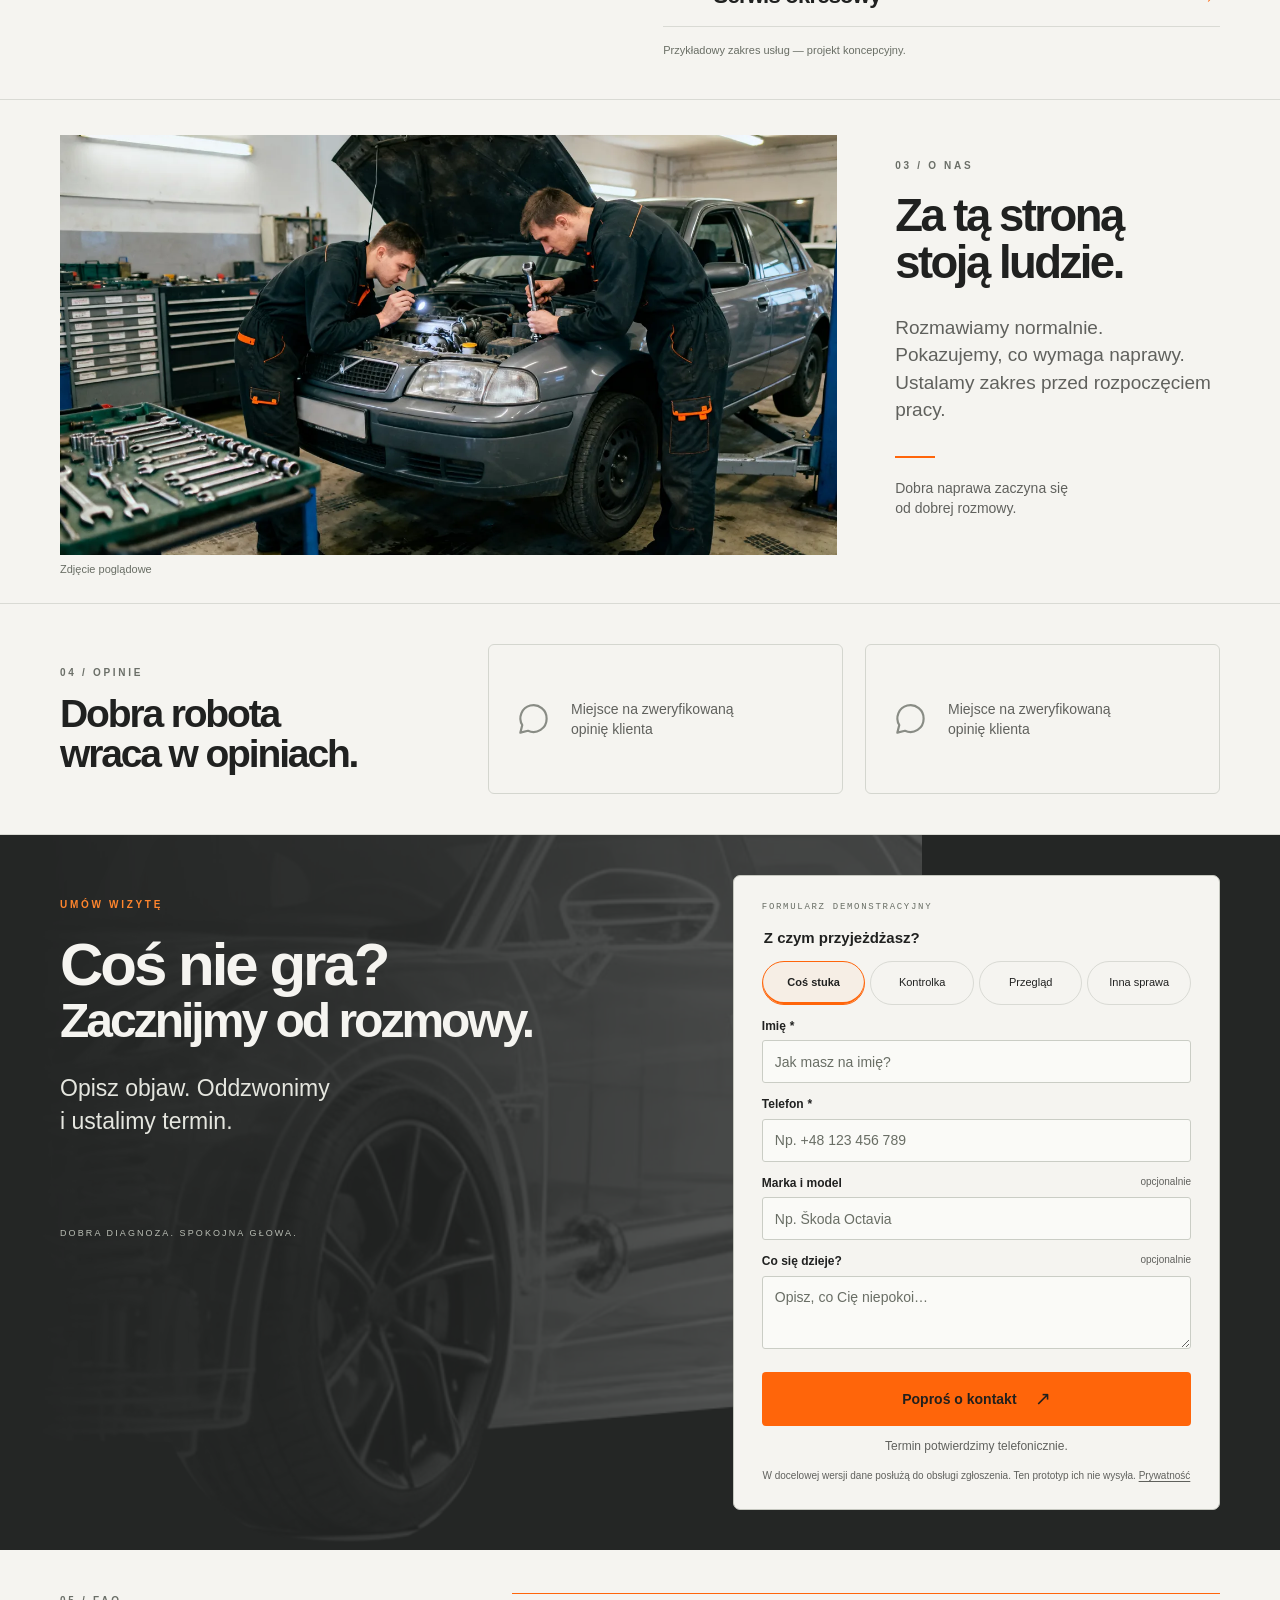
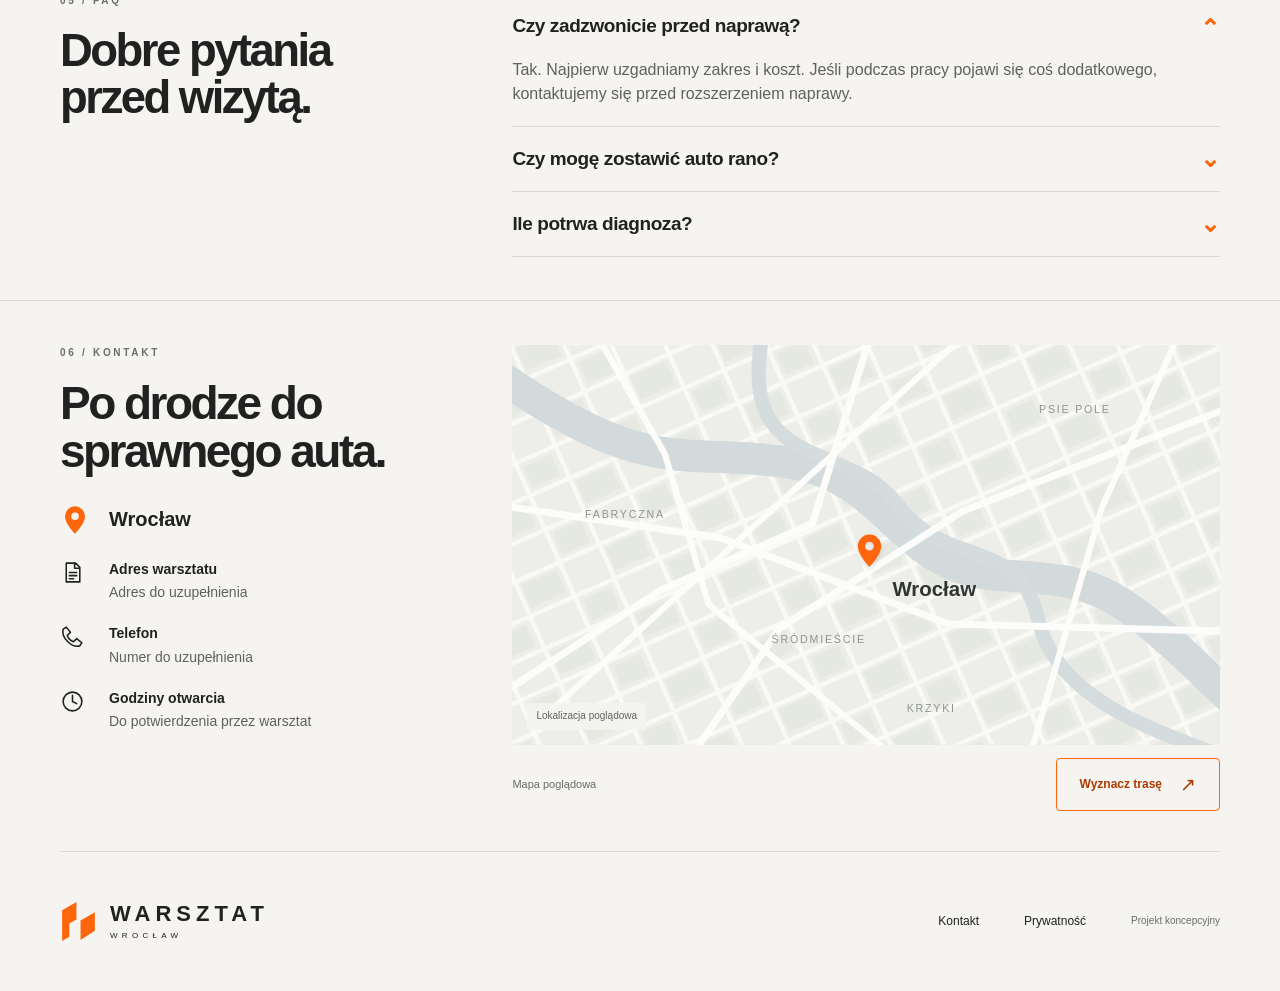
<file: astra/index.html>
<!doctype html>
<html lang="pl">
<head><meta name="robots" content="noindex">
  <meta charset="utf-8"><meta name="viewport" content="width=device-width, initial-scale=1">
  <meta name="description" content="Dobra diagnoza. Spokojna głowa. Poznaj koncepcję warsztatu we Wrocławiu: diagnostyka, hamulce, zawieszenie i serwis.">
  <meta name="theme-color" content="#f5f4f0">
  <title>WARSZTAT Wrocław — Widzimy, co jest pod spodem</title>
  <link rel="stylesheet" href="styles.css"><script src="main.js" defer></script>
<noscript><style>.menu-toggle{display:none}.navigation{display:flex;position:static;flex-wrap:wrap;box-shadow:none;border:0;padding:0}.header-space,.site-header{height:auto;position:static}.header-inner{flex-wrap:wrap;padding-block:16px}.navigation a{font-size:13px;padding:8px}.nav-book{margin-left:auto}.navigation{order:3;width:100%}.mobile-parts,.hotspot,.hotspot-target{display:none}</style></noscript>
</head>
<body>
<svg class="svg-library" xmlns="http://www.w3.org/2000/svg" aria-hidden="true"><defs>
  <symbol id="logo-mark" viewBox="0 0 36 44"><path fill="currentColor" d="M2 11 16 3v17L9 24v13L2 41V11Zm18 10 14-8v18L20 40V21Z"/></symbol>
  <symbol id="i-file" viewBox="0 0 24 24"><path d="M6 3h9l4 4v14H6zM14 3v5h5M9 12h7M9 15h7M9 18h4"/></symbol>
  <symbol id="i-chat" viewBox="0 0 24 24"><path d="M21 11.5a9 9 0 0 1-12.8 8.2L3 21l1.3-5.2A9 9 0 1 1 21 11.5Z"/></symbol>
  <symbol id="i-shield" viewBox="0 0 24 24"><path d="m12 2 8 3v7c0 5-8 10-8 10S4 17 4 12V5l8-3Z"/><path d="m8 11 3 3 5-6"/></symbol>
  <symbol id="i-phone" viewBox="0 0 24 24"><path d="m6 3 4 5-3 3c1 3 3 5 6 6l3-3 5 4-2 3C11 23 1 13 3 5l3-2Z"/></symbol>
  <symbol id="i-clock" viewBox="0 0 24 24"><circle cx="12" cy="12" r="9"/><path d="M12 6v6l4 2"/></symbol>
  <symbol id="i-pin" viewBox="0 0 24 24"><path fill="currentColor" stroke="none" d="M12 1a8 8 0 0 0-8 8c0 6 8 14 8 14s8-8 8-14a8 8 0 0 0-8-8Zm0 11a3 3 0 1 1 0-6 3 3 0 0 1 0 6Z"/></symbol>
</defs></svg>
<a class="skip-link" href="#main">Przejdź do treści</a>
<div class="header-space"><header class="site-header"><div class="container header-inner">
  <a class="brand" href="#" aria-label="Warsztat Wrocław — strona główna"><svg><use href="#logo-mark"/></svg><span>WARSZTAT<small>WROCŁAW</small></span></a>
  <nav class="navigation" id="navigation" aria-label="Nawigacja główna"><a href="#uslugi">Usługi</a><a href="#jak-pracujemy">Jak pracujemy</a><a href="#o-nas">O nas</a><a href="#kontakt">Kontakt</a></nav>
  <a class="button button-outline nav-book" href="#wizyta"><span class="desktop-word">Umów wizytę</span><span class="mobile-word">Umów</span><span aria-hidden="true">↗</span></a>
  <button class="menu-toggle" aria-controls="navigation" aria-expanded="false" aria-label="Otwórz menu"><span></span><span></span></button>
</div></header></div>
<main id="main">
<section class="hero container" aria-labelledby="hero-title">
  <div class="hero-copy"><p class="eyebrow">Dobra diagnoza. Spokojna głowa.</p><h1 id="hero-title">Coś stuka?<br> Znajdziemy<br> co.</h1><p class="hero-description">Diagnoza, konkretna wycena<br> i dopiero wtedy naprawa.</p><div class="hero-actions"><a class="button button-primary" href="#wizyta">Umów diagnozę <span aria-hidden="true">↗</span></a><a class="text-link" href="#o-nas">Poznaj warsztat</a></div></div>
  <div class="scanner-block">
    <div class="scanner" id="scanner" aria-label="Interaktywny przekrój samochodu">
      <div class="car-shadow"></div>
      <div class="car-render"><img class="car-body" src="img/car-body-1400.webp" srcset="img/car-body-800.webp 800w, img/car-body-1400.webp 1400w, img/car-body-2000.webp 2000w" sizes="(max-width: 760px) 100vw, 70vw" width="1460" height="660" alt="Grafitowy samochód w ujęciu od przodu i z boku" fetchpriority="high"><img class="car-xray" src="img/car-xray-1400.webp" srcset="img/car-xray-800.webp 800w, img/car-xray-1400.webp 1400w, img/car-xray-2000.webp 2000w" sizes="(max-width: 760px) 100vw, 70vw" width="1460" height="660" alt="" aria-hidden="true"><span class="lens" aria-hidden="true"></span></div>
      <svg class="scanner-callouts" viewBox="0 0 1460 660" aria-hidden="true"><g fill="none" stroke="#ff650a" stroke-width="1.5"><path d="M496 284 425 112H290"/><path d="M1212 363 1270 312H1390"/><path d="M846 429 958 607H1080"/></g><g fill="#ff650a" stroke="#f5f4f0" stroke-width="3"><circle cx="496" cy="284" r="6"/><circle cx="1212" cy="363" r="6"/><circle cx="846" cy="429" r="6"/></g></svg>
      <button class="hotspot-target target-engine" data-part="engine" tabindex="-1" aria-label="Silnik — punkt na samochodzie" aria-controls="scanner-panel" aria-expanded="false"></button>
      <button class="hotspot-target target-brakes" data-part="brakes" tabindex="-1" aria-label="Hamulce — punkt na samochodzie" aria-controls="scanner-panel" aria-expanded="false"></button>
      <button class="hotspot-target target-suspension" data-part="suspension" tabindex="-1" aria-label="Zawieszenie — punkt na samochodzie" aria-controls="scanner-panel" aria-expanded="false"></button>
      <button class="hotspot hotspot-engine" data-part="engine" aria-controls="scanner-panel" aria-expanded="false"><span class="hotspot-label">Silnik</span><span class="hotspot-line"></span><span class="hotspot-dot"></span></button>
      <button class="hotspot hotspot-suspension" data-part="suspension" aria-controls="scanner-panel" aria-expanded="false"><span class="hotspot-label">Zawieszenie</span><span class="hotspot-line"></span><span class="hotspot-dot"></span></button>
      <button class="hotspot hotspot-brakes" data-part="brakes" aria-controls="scanner-panel" aria-expanded="false"><span class="hotspot-dot"></span><span class="hotspot-line"></span><span class="hotspot-label">Hamulce</span></button>
    </div>
    <div class="scanner-bottom"><span class="scan-symbol" aria-hidden="true">⊕</span><p class="scanner-hint"><span class="pointer-hint">Przesuń kursor.</span><span class="touch-hint">Dotknij punktu.</span> Zajrzyj pod maskę.</p><span class="technical-note">WIDZIMY WIĘCEJ</span></div>
    <div class="mobile-parts" aria-label="Wybierz podzespół"><button data-part="engine" aria-expanded="false" aria-controls="scanner-panel">Silnik <span>↗</span></button><button data-part="brakes" aria-expanded="false" aria-controls="scanner-panel">Hamulce <span>↗</span></button><button data-part="suspension" aria-expanded="false" aria-controls="scanner-panel">Zawieszenie <span>↗</span></button></div>
    <div class="scanner-panel" id="scanner-panel" hidden><button class="panel-close" aria-label="Zamknij panel i wróć do skanowania">×</button><p class="eyebrow" id="part-title">01 / Hamulce</p><p id="part-description">Pewność przy każdym zatrzymaniu.</p><a class="service-link" href="#wizyta" data-service="Hamulce">Zapytaj o tę usługę <span aria-hidden="true">↗</span></a><button class="scan-reset">Wróć do skanowania</button></div>
  </div>
</section>
<div class="container principles"><div><svg class="icon"><use href="#i-file"/></svg><span>Wycena przed naprawą.</span></div><div><svg class="icon"><use href="#i-chat"/></svg><span>Kontakt bez niespodzianek.</span></div><div><svg class="icon"><use href="#i-shield"/></svg><span>Naprawa za twoją zgodą.</span></div></div>
<section class="process section" id="jak-pracujemy" aria-labelledby="process-title"><div class="container">
  <div class="process-top"><div><p class="eyebrow">01 / Jak pracujemy</p><h2 id="process-title">Najpierw przyczyna.<br> Potem naprawa.</h2></div>
    <div class="brake-scene" role="img" aria-label="Rozłożony zespół koła, tarczy, zacisku i zawieszenia"><img class="brake-mobile" src="img/brake-static.webp" width="1400" height="490" alt="" loading="lazy"><div class="brake-shadow"></div><img class="brake-layer brake-hub" src="img/brake-hub.webp" width="1400" height="490" alt="" loading="lazy"><img class="brake-layer brake-caliper" src="img/brake-caliper.webp" width="1400" height="490" alt="" loading="lazy"><img class="brake-layer brake-disc" src="img/brake-disc.webp" width="1400" height="490" alt="" loading="lazy"><img class="brake-layer brake-wheel" src="img/brake-wheel.webp" width="1400" height="490" alt="" loading="lazy"></div>
  </div>
  <div class="steps"><article><span class="step-number">01</span><div><h3>Sprawdzamy</h3><p>Diagnozujemy problem<br> i szukamy jego przyczyny.</p></div></article><article><span class="step-number">02</span><div><h3>Wyceniamy</h3><p>Ustalamy zakres<br> i koszt naprawy.</p></div></article><article><span class="step-number">03</span><div><h3>Naprawiamy</h3><p>Zaczynamy po<br> twojej akceptacji.</p></div></article></div>
</div></section>
<section class="services section" id="uslugi" aria-labelledby="services-title"><div class="container services-grid">
  <div class="services-intro"><p class="eyebrow">02 / Usługi</p><h2 id="services-title">W czym możemy<br> pomóc?</h2>
    <svg class="technical-car" id="technical-car" data-active="Hamulce" viewBox="0 0 620 235" role="img" aria-label="Techniczny rysunek samochodu z wyróżnionym układem hamulcowym"><defs><g id="wheel-drawing"><circle r="47"/><circle r="39"/><circle r="30"/><circle r="8"/><path d="M0-30V-8M15-26 4-7M26-15 7-4M30 0H8M26 15 7 4M15 26 4 7M0 30V8M-15 26-4 7M-26 15-7 4M-30 0H-8M-26-15-7-4M-15-26-4-7"/></g></defs>
      <g class="car-lines"><path d="M29 167Q23 155 26 143L36 124Q42 116 58 111L155 96 213 53Q230 40 267 39L346 41Q376 43 402 61L454 94 550 108Q570 111 578 126L590 153 594 165 581 178H556Q552 115 502 115T448 180H180Q174 116 122 116T66 181L38 177Z"/><path d="m173 96 53-40q13-7 43-7l-3 49Zm106 2 4-49 61 5 14 44Zm93 0-15-40q22 5 33 15l33 26ZM39 131l42-8-8 15-36 6m515-25 26 13 4 14-25-6M181 109l255 1M190 162h245M273 111l-2 60M371 110l14 64M206 116h23m82 0h23M37 156h24m501 1h22M50 184h524M124 93l28 2M436 95l13 10"/><use href="#wheel-drawing" x="122" y="168"/><use href="#wheel-drawing" x="502" y="168"/><path d="M197 176h243M78 157l88 23M461 175l84-22M113 115l14-30m365 30 17-23"/></g>
      <g class="car-detail-lines" fill="none">
        <path d="M31 153h34m-29 12h29M49 119l97-15m41 0h256m-255 32h250M185 170h254M45 187h524M164 101l-15 10m285-8 10 16m-199-8-5 52m97-52 8 53"/>
        <path d="m56 116 10-17 67-4 25 12-7 27-61 2-26-8Z M70 105l60-3m-48 8 44-2m-44 7 42-2m-42 8 41-1M81 96l-3-8 42-3 4 9M159 127h27l14 16-10 15h-17l-16-15Z M196 147h145l29 9h84M204 154h131l33 10h77M354 149l-6-19h66l12 23M274 153v16m35-16v16m-31-7h29"/>
        <path d="m105 113 14-29 19 7-11 32m-10-35 17 6-19 2 16 7-19 2 15 6m-24 25 21-1 19 15m-65 27 43-21 39 17m-54-12 20 19 28-10M485 113l14-30 19 7-13 34m-9-36 17 6-19 2 16 7-19 2 15 6m-26 26 21-2 21 13m-63 29 44-21 39 17m-54-12 19 19 29-10"/>
        <path d="M201 109q-8 31-7 48l9 15m73-60-1 57m94-57 12 56M235 55l-50 42m108-46-2 46M217 123h19m80 0h19m81-34 17 3 4 10-20-2Z M541 111l12 37m4 5h21m-377 24h230"/>
        <circle cx="122" cy="168" r="34"/><circle cx="502" cy="168" r="34"/>
        <path d="M114 148v40m16-40v40m-28-28h40m-40 16h40M494 148v40m16-40v40m-28-28h40m-40 16h40" stroke-dasharray="1 5"/>
      </g>
      <g class="technical-highlight highlight-brakes"><circle cx="122" cy="168" r="23"/><circle cx="502" cy="168" r="23"/><path d="m144 155-3 25m383-26-3 26" stroke-width="8"/></g>
      <g class="technical-highlight highlight-suspension"><path d="m135 92-13 57m-2-54 21 5-25 5 22 6-24 5 22 6-24 4m383-35-8 60m-4-55 21 4-23 6 22 4-24 6 22 5-22 5"/></g>
      <g class="technical-highlight highlight-engine"><path d="m58 115 13-24h60l24 17-4 26H80Z M84 96v28m17-28v28m17-28v28"/></g>
      <g class="technical-highlight highlight-wheels"><circle cx="122" cy="168" r="44"/><circle cx="502" cy="168" r="44"/><path d="M175 213h280"/></g>
      <g class="technical-highlight highlight-service"><path d="M186 153h244M222 146v14m43-14v14m43-14v14m43-14v14m43-14v14"/></g>
    </svg>
    <p class="small-copy">Kompleksowa obsługa samochodów osobowych.</p>
  </div>
  <div class="service-list">
    <details class="service-item" name="services"><summary><span class="row-number">01</span><h3>Diagnostyka</h3><span class="row-arrow" aria-hidden="true"></span></summary><div class="accordion-content"><p>Świeci kontrolka albo auto zachowuje się inaczej? Sprawdzimy przyczynę.</p><a href="#wizyta" class="service-link" data-service="Diagnostyka">Zapytaj o tę usługę ↗</a></div></details>
    <details class="service-item" name="services" open><summary><span class="row-number">02</span><h3>Hamulce</h3><span class="row-arrow" aria-hidden="true"></span></summary><div class="accordion-content"><p>Sprawdzimy tarcze, klocki i pozostałe elementy układu hamulcowego.</p><a href="#wizyta" class="service-link" data-service="Hamulce">Zapytaj o tę usługę ↗</a></div></details>
    <details class="service-item" name="services"><summary><span class="row-number">03</span><h3>Zawieszenie</h3><span class="row-arrow" aria-hidden="true"></span></summary><div class="accordion-content"><p>Stuki, luzy, nierówne prowadzenie. Zaczynamy od sprawdzenia.</p><a href="#wizyta" class="service-link" data-service="Zawieszenie">Zapytaj o tę usługę ↗</a></div></details>
    <details class="service-item" name="services"><summary><span class="row-number">04</span><h3>Opony i geometria</h3><span class="row-arrow" aria-hidden="true"></span></summary><div class="accordion-content"><p>Wymiana opon i kontrola ustawienia kół.</p><a href="#wizyta" class="service-link" data-service="Opony i geometria">Zapytaj o tę usługę ↗</a></div></details>
    <details class="service-item" name="services"><summary><span class="row-number">05</span><h3>Serwis okresowy</h3><span class="row-arrow" aria-hidden="true"></span></summary><div class="accordion-content"><p>Olej, filtry i przegląd zgodny z potrzebami twojego auta.</p><a href="#wizyta" class="service-link" data-service="Serwis okresowy">Zapytaj o tę usługę ↗</a></div></details>
    <p class="concept-caption">Przykładowy zakres usług — projekt koncepcyjny.</p>
  </div>
</div></section>
<section class="about section" id="o-nas" aria-labelledby="about-title"><div class="container about-grid">
  <figure><img src="img/workshop-1400.webp" srcset="img/workshop-800.webp 800w, img/workshop-1400.webp 1400w, img/workshop-2000.webp 2000w" sizes="(max-width:760px) 100vw, 65vw" width="1400" height="933" alt="Dwaj mechanicy pracują przy otwartej masce samochodu w warsztacie — ilustracja AI" loading="lazy"><figcaption>Zdjęcie poglądowe</figcaption></figure>
  <div class="about-copy"><p class="eyebrow">03 / O nas</p><h2 id="about-title">Za tą stroną<br> stoją ludzie.</h2><p>Rozmawiamy normalnie.<br> Pokazujemy, co wymaga naprawy. Ustalamy zakres przed rozpoczęciem pracy.</p><span class="about-rule" aria-hidden="true"></span><p class="small-copy">Dobra naprawa zaczyna się<br> od dobrej rozmowy.</p></div>
</div></section>
<section class="reviews section" aria-labelledby="reviews-title"><div class="container reviews-grid"><div><p class="eyebrow">04 / Opinie</p><h2 id="reviews-title">Dobra robota<br> wraca w opiniach.</h2></div><div class="review-placeholder"><svg class="icon"><use href="#i-chat"/></svg><p>Miejsce na zweryfikowaną<br> opinię klienta</p></div><div class="review-placeholder"><svg class="icon"><use href="#i-chat"/></svg><p>Miejsce na zweryfikowaną<br> opinię klienta</p></div></div></section>
<section class="appointment" id="wizyta" aria-labelledby="appointment-title"><div class="appointment-art" aria-hidden="true"></div><div class="container appointment-grid">
  <div class="appointment-copy"><p class="eyebrow">Umów wizytę</p><h2 id="appointment-title">Coś nie gra?<span class="conversation-line">Zacznijmy od rozmowy.</span></h2><p>Opisz objaw. Oddzwonimy<br> i ustalimy termin.</p><span class="appointment-footnote">DOBRA DIAGNOZA. SPOKOJNA GŁOWA.</span></div>
  <form id="contact-form" novalidate><p class="form-demo">FORMULARZ DEMONSTRACYJNY</p><fieldset class="topics"><legend>Z czym przyjeżdżasz?</legend><div><label><input type="radio" name="topic" value="Coś stuka" checked><span>Coś stuka</span></label><label><input type="radio" name="topic" value="Kontrolka"><span>Kontrolka</span></label><label><input type="radio" name="topic" value="Przegląd"><span>Przegląd</span></label><label><input type="radio" name="topic" value="Inna sprawa"><span>Inna sprawa</span></label></div></fieldset>
    <div class="form-field"><label for="name">Imię <span aria-hidden="true">*</span></label><input id="name" name="name" autocomplete="given-name" required aria-describedby="name-error" placeholder="Jak masz na imię?"><span class="field-error" id="name-error"></span></div>
    <div class="form-field"><label for="phone">Telefon <span aria-hidden="true">*</span></label><input id="phone" name="phone" type="tel" autocomplete="tel" required aria-describedby="phone-error" placeholder="Np. +48 123 456 789"><span class="field-error" id="phone-error"></span></div>
    <div class="form-field"><label for="car">Marka i model <span class="optional">opcjonalnie</span></label><input id="car" name="car" placeholder="Np. Škoda Octavia"></div>
    <div class="form-field selected-service" hidden><label for="selected-service">Wybrana usługa</label><select id="selected-service" name="service"><option value="">Bez wybranej usługi</option>Diagnostyka</option><option>Hamulce</option><option>Zawieszenie</option><option>Opony i geometria</option><option>Serwis okresowy</option></select></div>
    <div class="form-field"><label for="message">Co się dzieje? <span class="optional">opcjonalnie</span></label><textarea id="message" name="message" rows="2" placeholder="Opisz, co Cię niepokoi…"></textarea></div>
    <button class="button button-primary submit-button" type="submit" disabled>Poproś o kontakt <span aria-hidden="true">↗</span></button><p class="form-promise">Termin potwierdzimy telefonicznie.</p><p class="form-privacy">W docelowej wersji dane posłużą do obsługi zgłoszenia. Ten prototyp ich nie wysyła. <a href="#prywatnosc" data-dialog="privacy-dialog">Prywatność</a></p><p class="form-status" role="status" aria-live="polite" hidden></p><noscript><p class="no-js-note">To formularz poglądowy. Walidacja wymaga JavaScriptu; dane nie są wysyłane. Telefon warsztatu zostanie dodany przed publikacją.</p></noscript>
  </form>
</div></section>
<section class="faq section" id="faq" aria-labelledby="faq-title"><div class="container info-grid"><div><p class="eyebrow">05 / FAQ</p><h2 id="faq-title">Dobre pytania<br> przed wizytą.</h2></div><div class="faq-list">
<details name="faq" open><summary>Czy zadzwonicie przed naprawą?<span aria-hidden="true">⌄</span></summary><div class="accordion-content"><p>Tak. Najpierw uzgadniamy zakres i koszt. Jeśli podczas pracy pojawi się coś dodatkowego, kontaktujemy się przed rozszerzeniem naprawy.</p></div></details>
<details name="faq"><summary>Czy mogę zostawić auto rano?<span aria-hidden="true">⌄</span></summary><div class="accordion-content"><p>Ustalmy to podczas umawiania wizyty. Potwierdzimy godzinę i sposób przekazania auta.</p></div></details>
<details name="faq"><summary>Ile potrwa diagnoza?<span aria-hidden="true">⌄</span></summary><div class="accordion-content"><p>To zależy od objawu i zakresu sprawdzenia. Przewidywany czas omówimy przy przyjęciu auta.</p></div></details>
</div></div></section>
<section class="contact section" id="kontakt" aria-labelledby="contact-title"><div class="container info-grid"><div><p class="eyebrow">06 / Kontakt</p><h2 id="contact-title">Po drodze do<br> sprawnego auta.</h2><div class="contact-city"><svg class="icon"><use href="#i-pin"/></svg><strong>Wrocław</strong></div><dl class="contact-details"><div><svg class="icon"><use href="#i-file"/></svg><dt>Adres warsztatu</dt><dd>Adres do uzupełnienia</dd></div><div><svg class="icon"><use href="#i-phone"/></svg><dt>Telefon</dt><dd>Numer do uzupełnienia</dd></div><div><svg class="icon"><use href="#i-clock"/></svg><dt>Godziny otwarcia</dt><dd>Do potwierdzenia przez warsztat</dd></div></dl></div>
  <div class="map-column"><div class="map" role="img" aria-label="Mapa poglądowa Wrocławia, bez lokalizacji rzeczywistego warsztatu"><svg viewBox="0 0 800 450" preserveAspectRatio="xMidYMid slice" aria-hidden="true"><defs><pattern id="blocks" width="104" height="82" patternTransform="rotate(-24)" patternUnits="userSpaceOnUse"><rect width="104" height="82" fill="#edeee9"/><path d="M0 0h104v82H0zM55 0v82M0 42h104" fill="none" stroke="#f9f9f6" stroke-width="5"/><path d="M5 6h43v28H5zM62 49h34v26H62z" fill="#e6e8e2"/></pattern></defs><rect width="800" height="450" fill="url(#blocks)"/><path d="M-40 15C154 157 190 114 311 132S433 251 550 259 673 264 823 410" stroke="#d2dadb" stroke-width="36" fill="none"/><path d="M288-30c-45 179 93 135 147 209s137 34 159 130 144 129 240 166" fill="none" stroke="#d4dcdd" stroke-width="16"/><g fill="none" stroke="#fcfcfa"><path d="M-20 399 169 276 340 201 408-20M195 475 303 319 509 187 808 71M-30 178l266 39 257 97 339 9" stroke-width="8"/><path d="m98-10 76 133 49 169 201 165M521-20 24 431M760-30 665 185 580 480" stroke-width="7"/></g><g fill="#8d9491" font-family="Arial,sans-serif" font-size="12" letter-spacing="2"><text x="595" y="77">PSIE POLE</text><text x="84" y="195">FABRYCZNA</text><text x="294" y="335">ŚRÓDMIEŚCIE</text><text x="446" y="413">KRZYKI</text></g><text x="430" y="283" fill="#303432" font-family="Arial,sans-serif" font-size="23" font-weight="700">Wrocław</text></svg><svg class="map-pin"><use href="#i-pin"/></svg><span class="map-tag">Lokalizacja poglądowa</span></div><div class="map-bottom"><span>Mapa poglądowa</span><button class="button button-outline" data-dialog="location-dialog">Wyznacz trasę <span aria-hidden="true">↗</span></button></div></div>
</div></section>
</main>
<footer class="container footer"><a class="brand" href="#" aria-label="Warsztat Wrocław — początek strony"><svg><use href="#logo-mark"/></svg><span>WARSZTAT<small>WROCŁAW</small></span></a><div><a href="#kontakt">Kontakt</a><a id="prywatnosc" href="#privacy-info" data-dialog="privacy-dialog">Prywatność</a><span>Projekt koncepcyjny</span></div></footer>
<dialog id="privacy-dialog" aria-labelledby="privacy-title"><button class="dialog-close" aria-label="Zamknij">×</button><p class="eyebrow">Projekt koncepcyjny</p><h2 id="privacy-title">Twoja prywatność.</h2><p id="privacy-info">Formularz jest demonstracyjny. Wpisane dane pozostają w tej karcie przeglądarki — nie są wysyłane ani zapisywane. Strona nie używa analityki ani plików cookie.</p><p>Przed uruchomieniem prawdziwego formularza warsztat musi podać dane administratora i zasady przetwarzania danych.</p><button class="button button-primary dialog-done">Rozumiem</button></dialog>
<dialog id="location-dialog" aria-labelledby="location-title"><button class="dialog-close" aria-label="Zamknij">×</button><p class="eyebrow">Mapa poglądowa</p><h2 id="location-title">Do zobaczenia<br> we Wrocławiu.</h2><p>To projekt przykładowego warsztatu. Rzeczywisty adres, telefon i godziny otwarcia nie zostały jeszcze ustalone. Trasa będzie dostępna po uzupełnieniu danych firmy.</p><button class="button button-primary dialog-done">Rozumiem</button></dialog>
</body></html>
</file>
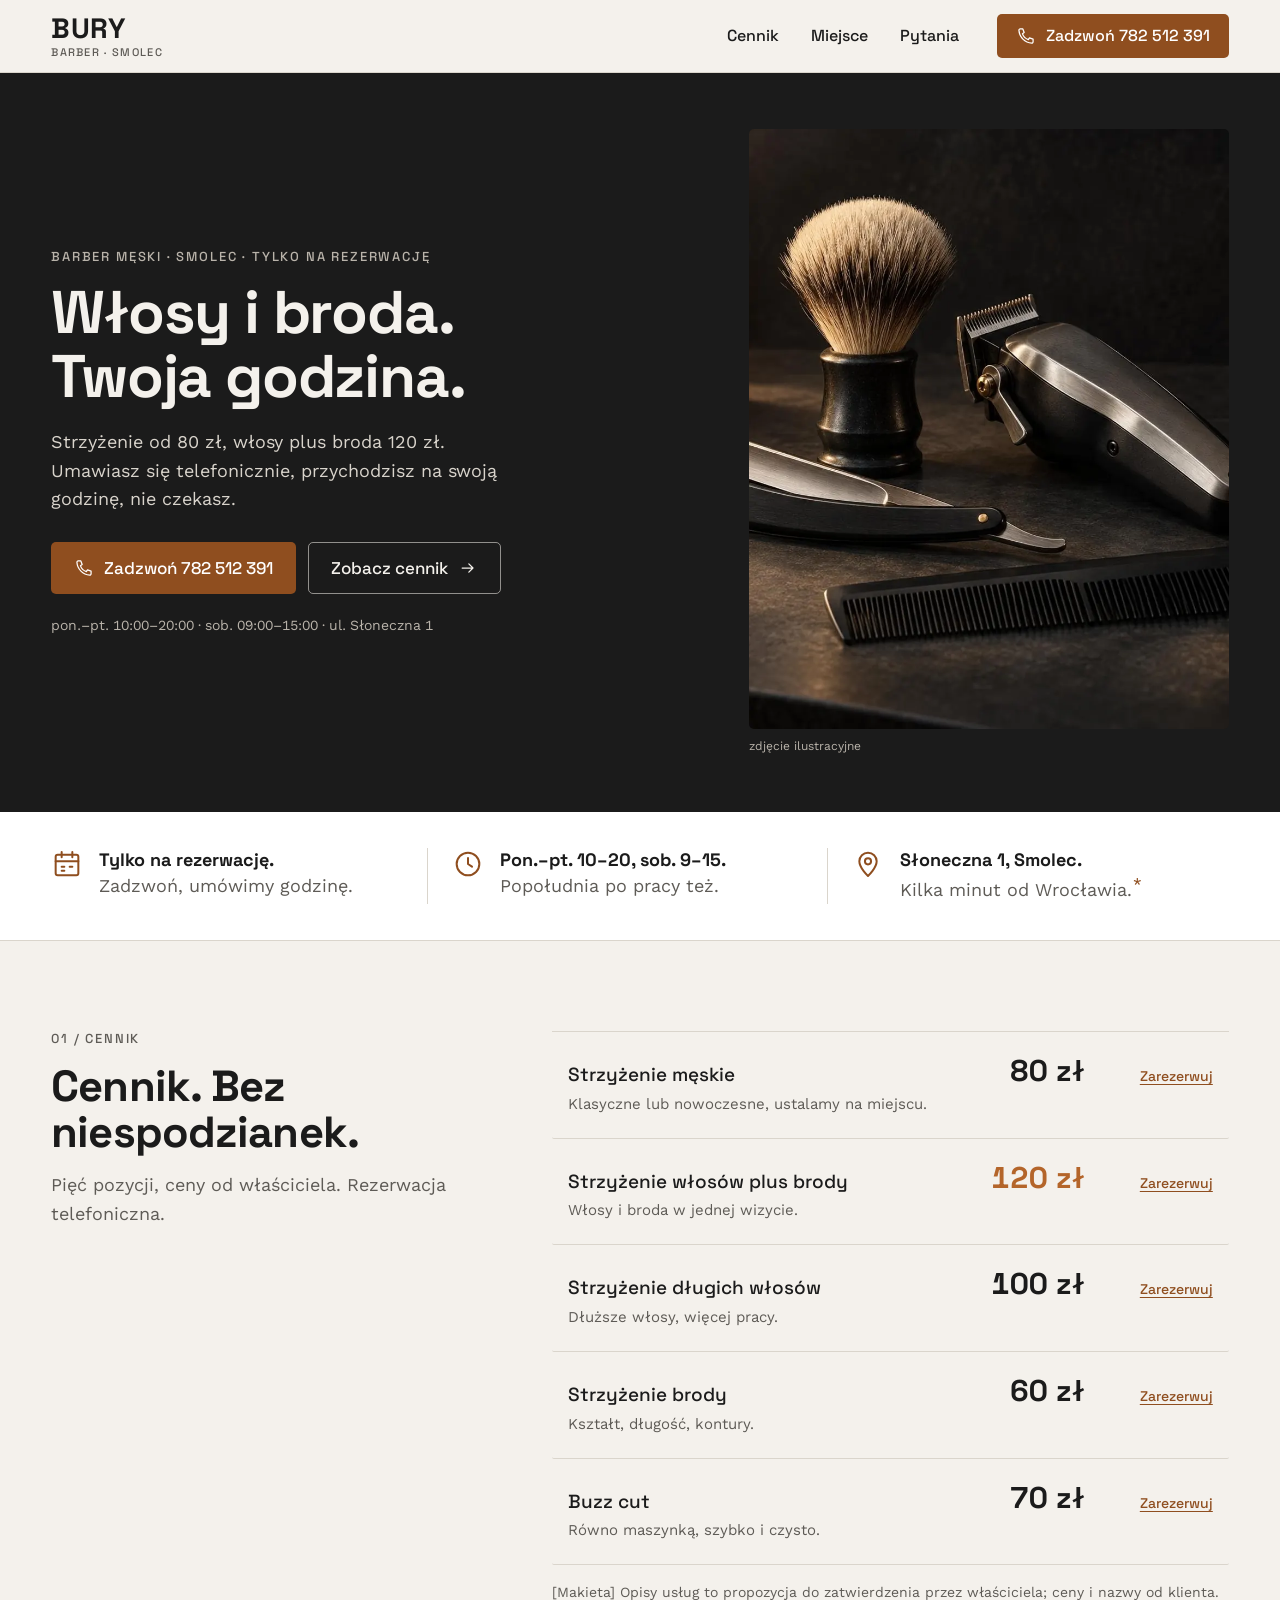
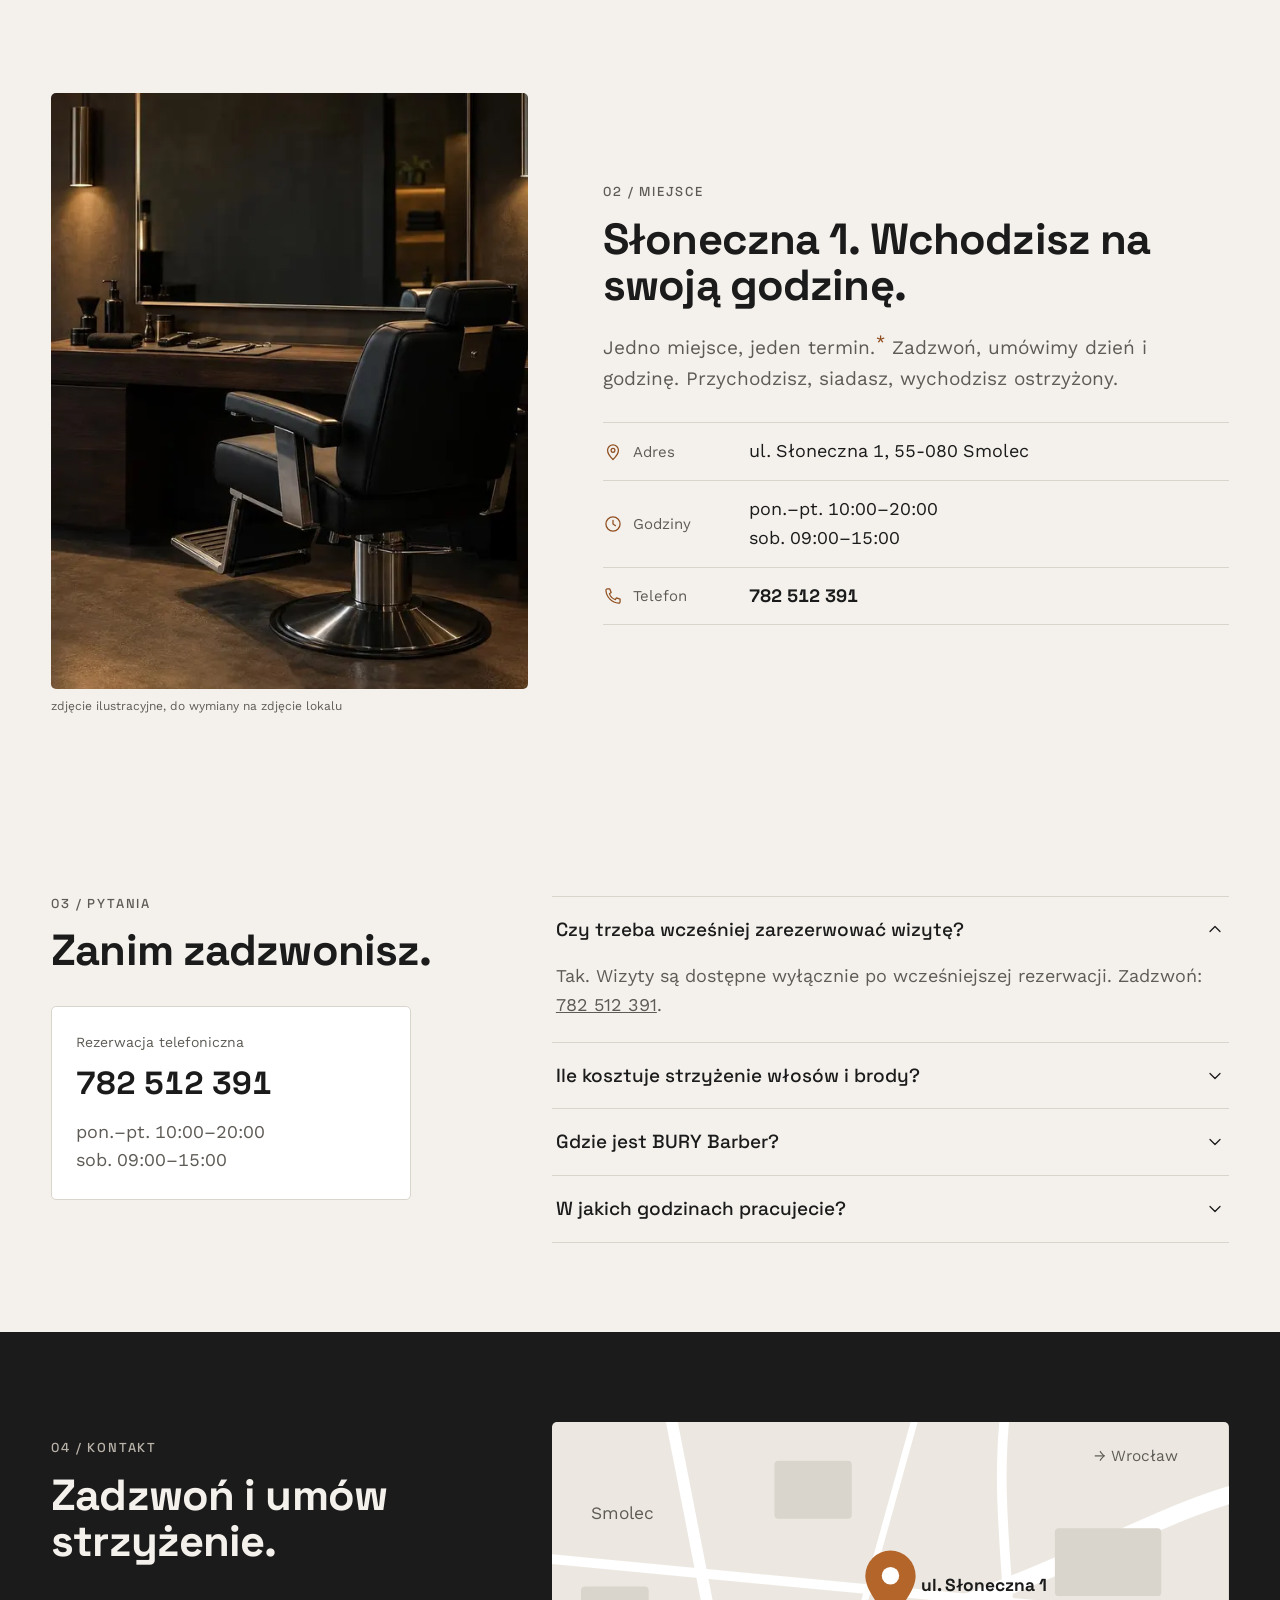
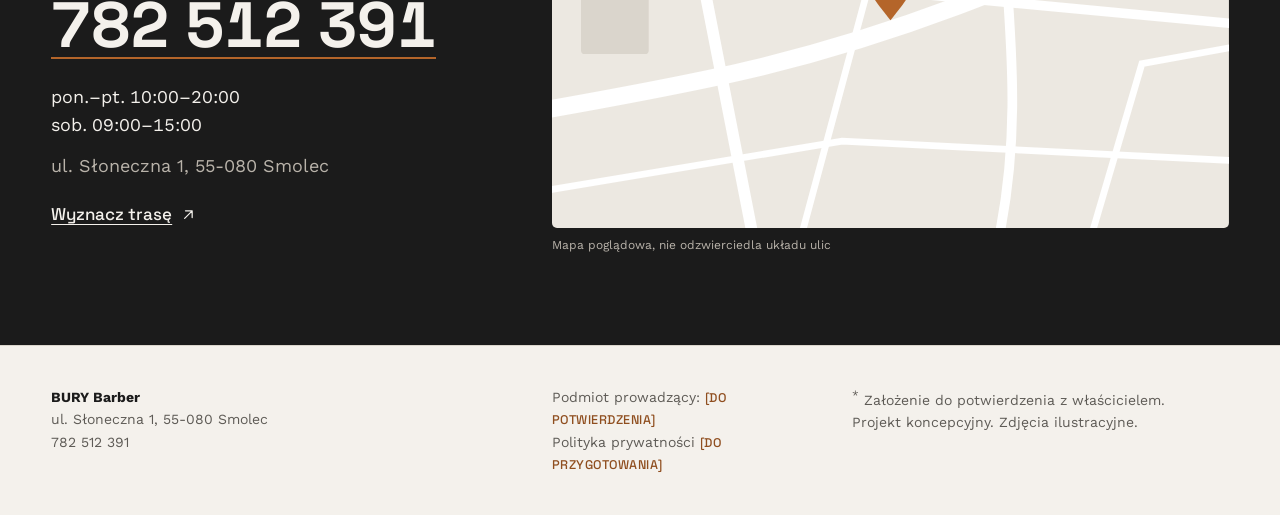
<file: bury-klasyczna/index.html>
<!doctype html>
<html lang="pl" class="no-js">
<head><meta name="robots" content="noindex">
<meta charset="utf-8">
<meta name="viewport" content="width=device-width, initial-scale=1">
<title>BURY Barber, Smolec: strzyżenie męskie i broda tylko na rezerwację</title>
<meta name="description" content="Barber męski w Smolcu, ul. Słoneczna 1. Strzyżenie od 80 zł, włosy i broda 120 zł. Wyłącznie po wcześniejszej rezerwacji: 782 512 391.">
<link rel="preconnect" href="https://fonts.googleapis.com">
<link rel="preconnect" href="https://fonts.gstatic.com" crossorigin>
<link rel="stylesheet" href="https://fonts.googleapis.com/css2?family=Space+Grotesk:wght@500;700&family=Work+Sans:wght@400;500&display=swap">
<link rel="stylesheet" href="styles.css">
<script>document.documentElement.classList.replace('no-js','js')</script>
</head>
<body>
<a class="skip" href="#main">Przejdź do treści</a>

<svg width="0" height="0" style="position:absolute" aria-hidden="true" focusable="false">
  <symbol id="i-phone" viewBox="0 0 24 24"><path d="M5 3.5h3.2l1.6 4.3-2.1 1.4a11 11 0 0 0 7.1 7.1l1.4-2.1 4.3 1.6V19a1.5 1.5 0 0 1-1.6 1.5A16.5 16.5 0 0 1 3.5 5.1 1.5 1.5 0 0 1 5 3.5Z"/></symbol>
  <symbol id="i-cal" viewBox="0 0 24 24"><rect x="3.5" y="5" width="17" height="15.5" rx="1.5"/><path d="M3.5 10h17M8 3v4M16 3v4M8 14h2M14 14h2M8 17h2"/></symbol>
  <symbol id="i-clock" viewBox="0 0 24 24"><circle cx="12" cy="12" r="8.5"/><path d="M12 7.5V12l3 2"/></symbol>
  <symbol id="i-pin" viewBox="0 0 24 24"><path d="M12 21s-6.5-6-6.5-11a6.5 6.5 0 0 1 13 0c0 5-6.5 11-6.5 11Z"/><circle cx="12" cy="10" r="2.3"/></symbol>
  <symbol id="i-arrow" viewBox="0 0 24 24"><path d="M5 12h13M13 7l5 5-5 5"/></symbol>
  <symbol id="i-ext" viewBox="0 0 24 24"><path d="M8 16 17 7M9 7h8v8"/></symbol>
  <symbol id="i-chev" viewBox="0 0 24 24"><path d="m6 9 6 6 6-6"/></symbol>
  <symbol id="i-menu" viewBox="0 0 24 24"><path d="M4 7h16M4 12h16M4 17h16"/></symbol>
</svg>

<header class="nav" id="top">
  <div class="container nav__in">
    <a class="brand" href="#top" aria-label="BURY Barber, początek strony">
      <span class="brand__name">BURY</span>
      <span class="brand__sub">Barber · Smolec</span>
    </a>
    <nav class="nav__menu" id="menu" aria-label="Główna">
      <a href="#cennik">Cennik</a>
      <a href="#miejsce">Miejsce</a>
      <a href="#pytania">Pytania</a>
    </nav>
    <a class="btn btn--copper nav__call" href="tel:+48782512391">
      <svg class="ic" aria-hidden="true"><use href="#i-phone"/></svg>
      <span class="nav__call-long">Zadzwoń 782 512 391</span><span class="nav__call-short">Zadzwoń</span>
    </a>
    <button class="nav__toggle" type="button" aria-expanded="false" aria-controls="menu" aria-label="Menu">
      <svg class="ic" aria-hidden="true"><use href="#i-menu"/></svg>
    </button>
  </div>
</header>

<main id="main">
  <section class="hero" aria-labelledby="hero-h">
    <div class="container grid hero__grid">
      <div class="hero__copy">
        <p class="eyebrow eyebrow--light">Barber męski · Smolec · Tylko na rezerwację</p>
        <h1 id="hero-h" class="hero__h anim-in">Włosy i broda.<br>Twoja godzina.</h1>
        <p class="hero__lead anim-in">Strzyżenie od 80&nbsp;zł, włosy plus broda 120&nbsp;zł. Umawiasz się telefonicznie, przychodzisz na swoją godzinę, nie czekasz.</p>
        <div class="hero__cta">
          <a class="btn btn--copper btn--lg" href="tel:+48782512391"><svg class="ic" aria-hidden="true"><use href="#i-phone"/></svg>Zadzwoń 782 512 391</a>
          <a class="btn btn--ghost-light btn--lg" href="#cennik">Zobacz cennik<svg class="ic ic--arrow" aria-hidden="true"><use href="#i-arrow"/></svg></a>
        </div>
        <p class="hero__meta">pon.–pt. 10:00–20:00 · sob. 09:00–15:00 · ul. Słoneczna 1</p>
      </div>
      <figure class="hero__fig anim-in">
        <picture>
          <source media="(min-width: 900px)" srcset="img/hero-45-560.webp 560w, img/hero-45-880.webp 880w" sizes="(min-width: 1400px) 600px, 44vw" width="880" height="1099">
          <img src="img/hero-32-800.webp" srcset="img/hero-32-480.webp 480w, img/hero-32-800.webp 800w" sizes="100vw" width="800" height="533" alt="Narzędzia barberskie na ciemnym blacie: brzytwa, maszynka, pędzel i grzebień" fetchpriority="high">
        </picture>
        <figcaption>zdjęcie ilustracyjne</figcaption>
      </figure>
    </div>
  </section>

  <section class="facts" aria-label="Najważniejsze informacje">
    <div class="container grid facts__grid">
      <div class="fact rv">
        <svg class="ic ic--lg" aria-hidden="true"><use href="#i-cal"/></svg>
        <p><strong>Tylko na rezerwację.</strong> Zadzwoń, umówimy godzinę.</p>
      </div>
      <div class="fact rv">
        <svg class="ic ic--lg" aria-hidden="true"><use href="#i-clock"/></svg>
        <p><strong>Pon.–pt. 10–20, sob. 9–15.</strong> Popołudnia po pracy też.</p>
      </div>
      <div class="fact rv">
        <svg class="ic ic--lg" aria-hidden="true"><use href="#i-pin"/></svg>
        <p><strong>Słoneczna 1, Smolec.</strong> Kilka minut od Wrocławia.<sup class="assume" title="Założenie do potwierdzenia">*</sup></p>
      </div>
    </div>
  </section>

  <section class="section" id="cennik" aria-labelledby="cennik-h">
    <div class="container grid">
      <div class="col-l">
        <p class="eyebrow">01 / Cennik</p>
        <h2 id="cennik-h" class="h2">Cennik. Bez niespodzianek.</h2>
        <p class="muted">Pięć pozycji, ceny od właściciela. Rezerwacja telefoniczna.</p>
      </div>
      <div class="col-r">
        <ul class="prices" role="list">
          <li class="price"><div class="price__txt"><h3>Strzyżenie męskie</h3><p>Klasyczne lub nowoczesne, ustalamy na miejscu.</p></div><span class="price__val">80&nbsp;zł</span><a class="price__book" href="tel:+48782512391" aria-label="Zarezerwuj strzyżenie męskie, zadzwoń 782 512 391">Zarezerwuj</a></li>
          <li class="price"><div class="price__txt"><h3>Strzyżenie włosów plus brody</h3><p>Włosy i broda w jednej wizycie.</p></div><span class="price__val price__val--flag">120&nbsp;zł</span><a class="price__book" href="tel:+48782512391" aria-label="Zarezerwuj strzyżenie włosów plus brody, zadzwoń 782 512 391">Zarezerwuj</a></li>
          <li class="price"><div class="price__txt"><h3>Strzyżenie długich włosów</h3><p>Dłuższe włosy, więcej pracy.</p></div><span class="price__val">100&nbsp;zł</span><a class="price__book" href="tel:+48782512391" aria-label="Zarezerwuj strzyżenie długich włosów, zadzwoń 782 512 391">Zarezerwuj</a></li>
          <li class="price"><div class="price__txt"><h3>Strzyżenie brody</h3><p>Kształt, długość, kontury.</p></div><span class="price__val">60&nbsp;zł</span><a class="price__book" href="tel:+48782512391" aria-label="Zarezerwuj strzyżenie brody, zadzwoń 782 512 391">Zarezerwuj</a></li>
          <li class="price"><div class="price__txt"><h3>Buzz cut</h3><p>Równo maszynką, szybko i czysto.</p></div><span class="price__val">70&nbsp;zł</span><a class="price__book" href="tel:+48782512391" aria-label="Zarezerwuj buzz cut, zadzwoń 782 512 391">Zarezerwuj</a></li>
        </ul>
        <p class="note">[Makieta] Opisy usług to propozycja do zatwierdzenia przez właściciela; ceny i nazwy od klienta.</p>
      </div>
    </div>
  </section>

  <section class="section section--tight" id="miejsce" aria-labelledby="miejsce-h">
    <div class="container grid">
      <figure class="col-l place__fig rv">
        <picture><source media="(min-width: 900px)" srcset="img/miejsce-45-560.webp 560w, img/miejsce-45-820.webp 820w" sizes="40vw" width="820" height="1025"><img src="img/miejsce-1000.webp" srcset="img/miejsce-640.webp 640w, img/miejsce-1000.webp 1000w, img/miejsce-1400.webp 1400w" sizes="100vw" width="1400" height="933" loading="lazy" alt="Stanowisko barberskie: czarny fotel, lustro i ciemny blat w ciepłym świetle"></picture>
        <figcaption>zdjęcie ilustracyjne, do wymiany na zdjęcie lokalu</figcaption>
      </figure>
      <div class="col-r place__txt">
        <p class="eyebrow">02 / Miejsce</p>
        <h2 id="miejsce-h" class="h2">Słoneczna 1. Wchodzisz na swoją godzinę.</h2>
        <p class="lead">Jedno miejsce, jeden termin.<sup class="assume" title="Założenie do potwierdzenia">*</sup> Zadzwoń, umówimy dzień i godzinę. Przychodzisz, siadasz, wychodzisz ostrzyżony.</p>
        <dl class="factlist">
          <div><dt><svg class="ic" aria-hidden="true"><use href="#i-pin"/></svg>Adres</dt><dd>ul. Słoneczna 1, 55-080 Smolec</dd></div>
          <div><dt><svg class="ic" aria-hidden="true"><use href="#i-clock"/></svg>Godziny</dt><dd>pon.–pt. 10:00–20:00<br>sob. 09:00–15:00</dd></div>
          <div><dt><svg class="ic" aria-hidden="true"><use href="#i-phone"/></svg>Telefon</dt><dd><a href="tel:+48782512391">782 512 391</a></dd></div>
        </dl>
      </div>
    </div>
  </section>

  <section class="section" id="pytania" aria-labelledby="pytania-h">
    <div class="container grid">
      <div class="col-l">
        <p class="eyebrow">03 / Pytania</p>
        <h2 id="pytania-h" class="h2">Zanim zadzwonisz.</h2>
        <aside class="card" aria-label="Rezerwacja">
          <p class="card__label">Rezerwacja telefoniczna</p>
          <a class="card__phone" href="tel:+48782512391">782 512 391</a>
          <p class="card__hours">pon.–pt. 10:00–20:00<br>sob. 09:00–15:00</p>
        </aside>
      </div>
      <div class="col-r faq">
        <details class="qa" open>
          <summary>Czy trzeba wcześniej zarezerwować wizytę?<svg class="ic qa__chev" aria-hidden="true"><use href="#i-chev"/></svg></summary>
          <div class="qa__a"><p>Tak. Wizyty są dostępne wyłącznie po wcześniejszej rezerwacji. Zadzwoń: <a href="tel:+48782512391">782 512 391</a>.</p></div>
        </details>
        <details class="qa">
          <summary>Ile kosztuje strzyżenie włosów i brody?<svg class="ic qa__chev" aria-hidden="true"><use href="#i-chev"/></svg></summary>
          <div class="qa__a"><p>Włosy plus broda 120 zł, samo strzyżenie 80 zł, sama broda 60 zł.</p></div>
        </details>
        <details class="qa">
          <summary>Gdzie jest BURY Barber?<svg class="ic qa__chev" aria-hidden="true"><use href="#i-chev"/></svg></summary>
          <div class="qa__a"><p>ul. Słoneczna 1, 55-080 Smolec.</p></div>
        </details>
        <details class="qa">
          <summary>W jakich godzinach pracujecie?<svg class="ic qa__chev" aria-hidden="true"><use href="#i-chev"/></svg></summary>
          <div class="qa__a"><p>Pon.–pt. 10:00–20:00, sobota 09:00–15:00. Niedziela nieczynne.</p></div>
        </details>
      </div>
    </div>
  </section>

  <section class="contact" id="kontakt" aria-labelledby="kontakt-h">
    <div class="container grid">
      <div class="col-l">
        <p class="eyebrow eyebrow--light">04 / Kontakt</p>
        <h2 id="kontakt-h" class="h2">Zadzwoń i umów strzyżenie.</h2>
        <a class="contact__phone" href="tel:+48782512391">782 512 391</a>
        <p class="contact__hours">pon.–pt. 10:00–20:00<br>sob. 09:00–15:00</p>
        <p class="contact__addr">ul. Słoneczna 1, 55-080 Smolec</p>
        <a class="link-light" href="https://www.google.com/maps/dir/?api=1&amp;destination=ul.%20S%C5%82oneczna%201%2C%2055-080%20Smolec" target="_blank" rel="noopener">Wyznacz trasę<svg class="ic" aria-hidden="true"><use href="#i-ext"/></svg><span class="sr"> (otwiera się w nowej karcie)</span></a>
      </div>
      <figure class="col-r map">
        <svg viewBox="0 0 700 420" role="img" aria-label="Mapa poglądowa: ul. Słoneczna 1, Smolec">
          <rect width="700" height="420" fill="#ECE8E1"/>
          <g fill="none" stroke="#FFFFFF" stroke-linecap="round">
            <path d="M-20 300 C 150 270, 260 250, 420 190 S 640 90, 720 70" stroke-width="18"/>
            <path d="M120 -20 L 210 440" stroke-width="12"/>
            <path d="M-20 140 L 720 210" stroke-width="10"/>
            <path d="M470 -20 C 450 120, 500 260, 460 440" stroke-width="10"/>
            <path d="M260 420 L 330 160 L 380 -20" stroke-width="7"/>
            <path d="M560 420 L 610 250 L 720 230" stroke-width="7"/>
            <path d="M0 380 L 300 330 L 700 350" stroke-width="7"/>
          </g>
          <g fill="#DAD5CC"><rect x="30" y="170" width="70" height="70" rx="4"/><rect x="520" y="110" width="110" height="70" rx="4"/><rect x="230" y="40" width="80" height="60" rx="4"/></g>
          <text x="40" y="100" fill="#5E5B56" font-family="Work Sans, sans-serif" font-size="18">Smolec</text>
          <text x="560" y="40" fill="#5E5B56" font-family="Work Sans, sans-serif" font-size="16">→ Wrocław</text>
          <g transform="translate(350 205)"><path d="M0 0c-16-20-26-33-26-46a26 26 0 0 1 52 0C26-33 16-20 0 0Z" fill="#B4652A"/><circle cy="-46" r="9" fill="#fff"/></g>
          <text x="382" y="175" fill="#1B1B1B" font-family="Space Grotesk, sans-serif" font-weight="700" font-size="18">ul. Słoneczna 1</text>
        </svg>
        <figcaption>Mapa poglądowa, nie odzwierciedla układu ulic</figcaption>
      </figure>
    </div>
  </section>
</main>

<footer class="footer">
  <div class="container grid footer__grid">
    <p class="footer__brand"><strong>BURY Barber</strong><br>ul. Słoneczna 1, 55-080 Smolec<br><a href="tel:+48782512391">782 512 391</a></p>
    <p class="footer__legal">Podmiot prowadzący: <span class="ph">[DO POTWIERDZENIA]</span><br>Polityka prywatności <span class="ph">[DO PRZYGOTOWANIA]</span></p>
    <p class="footer__note"><sup>*</sup> Założenie do potwierdzenia z właścicielem.<br>Projekt koncepcyjny. Zdjęcia ilustracyjne.</p>
  </div>
</footer>
<script src="main.js" defer></script>
</body>
</html>
</file>
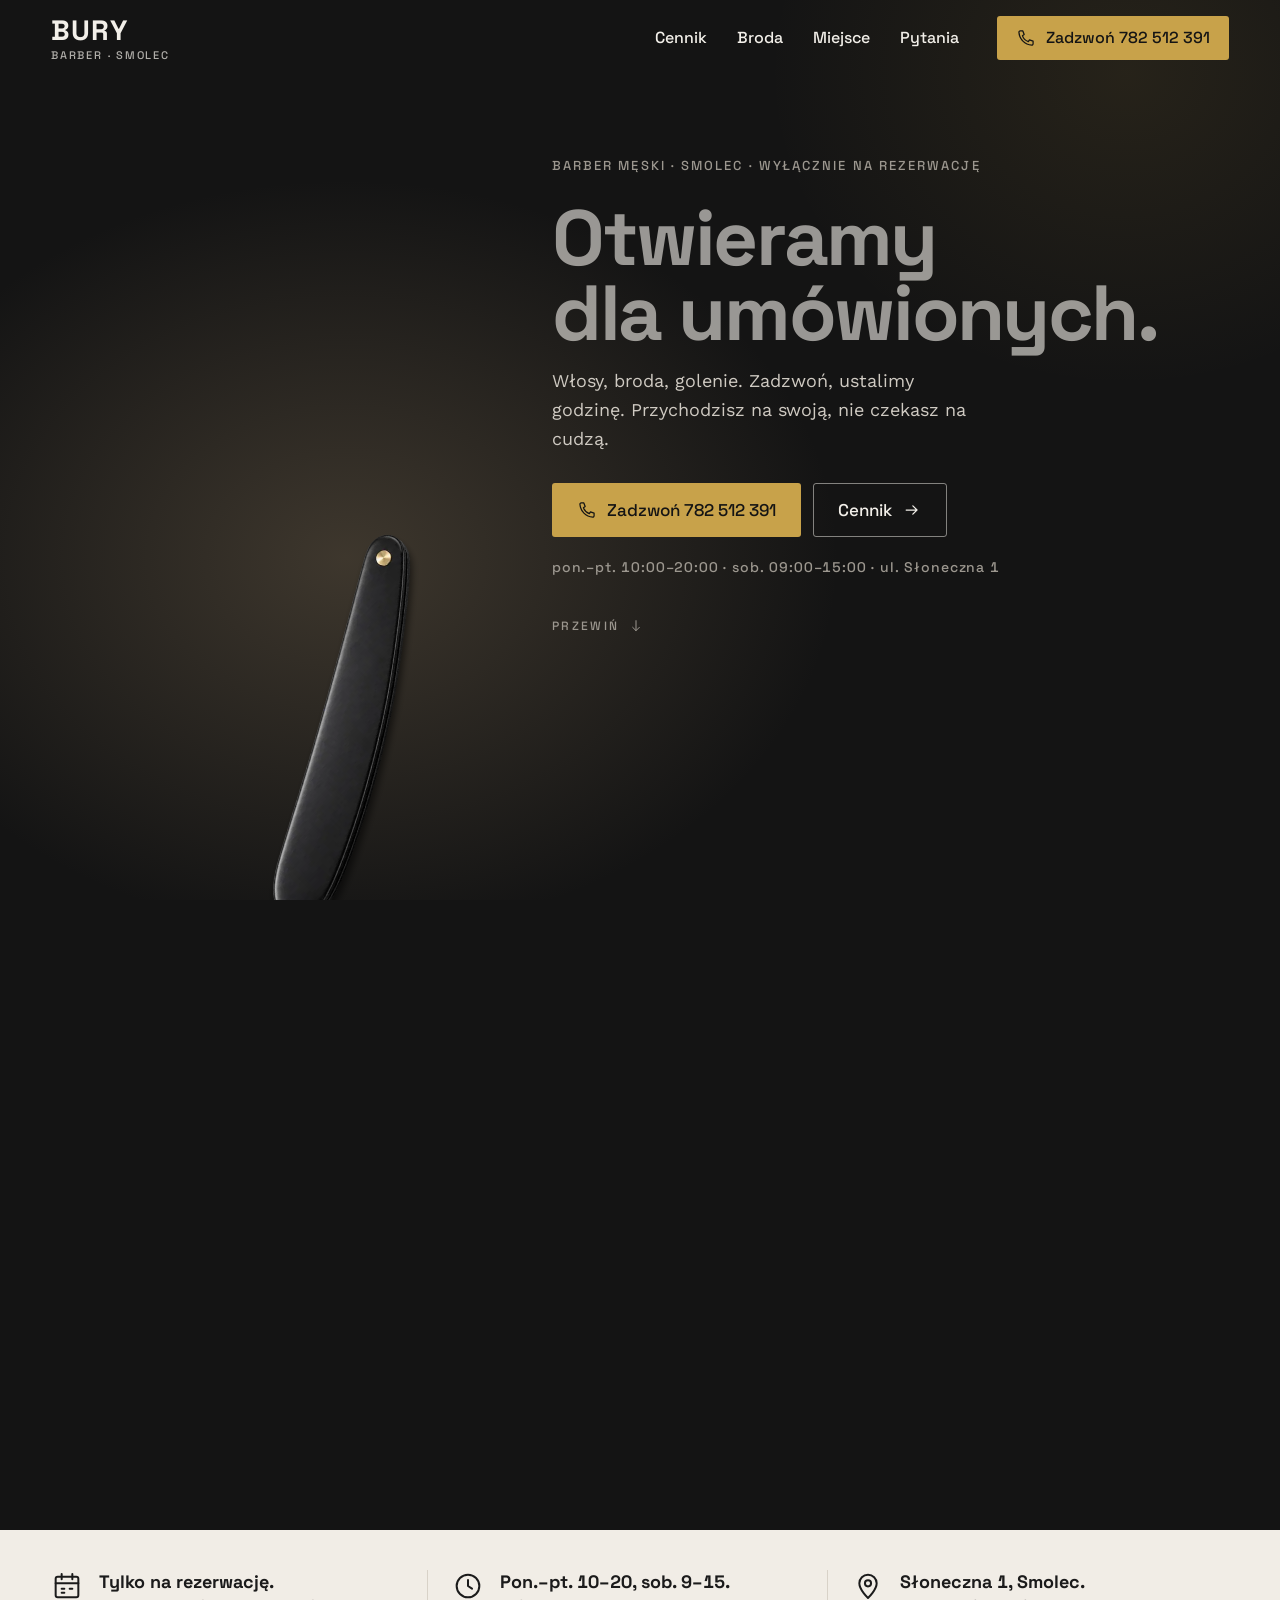
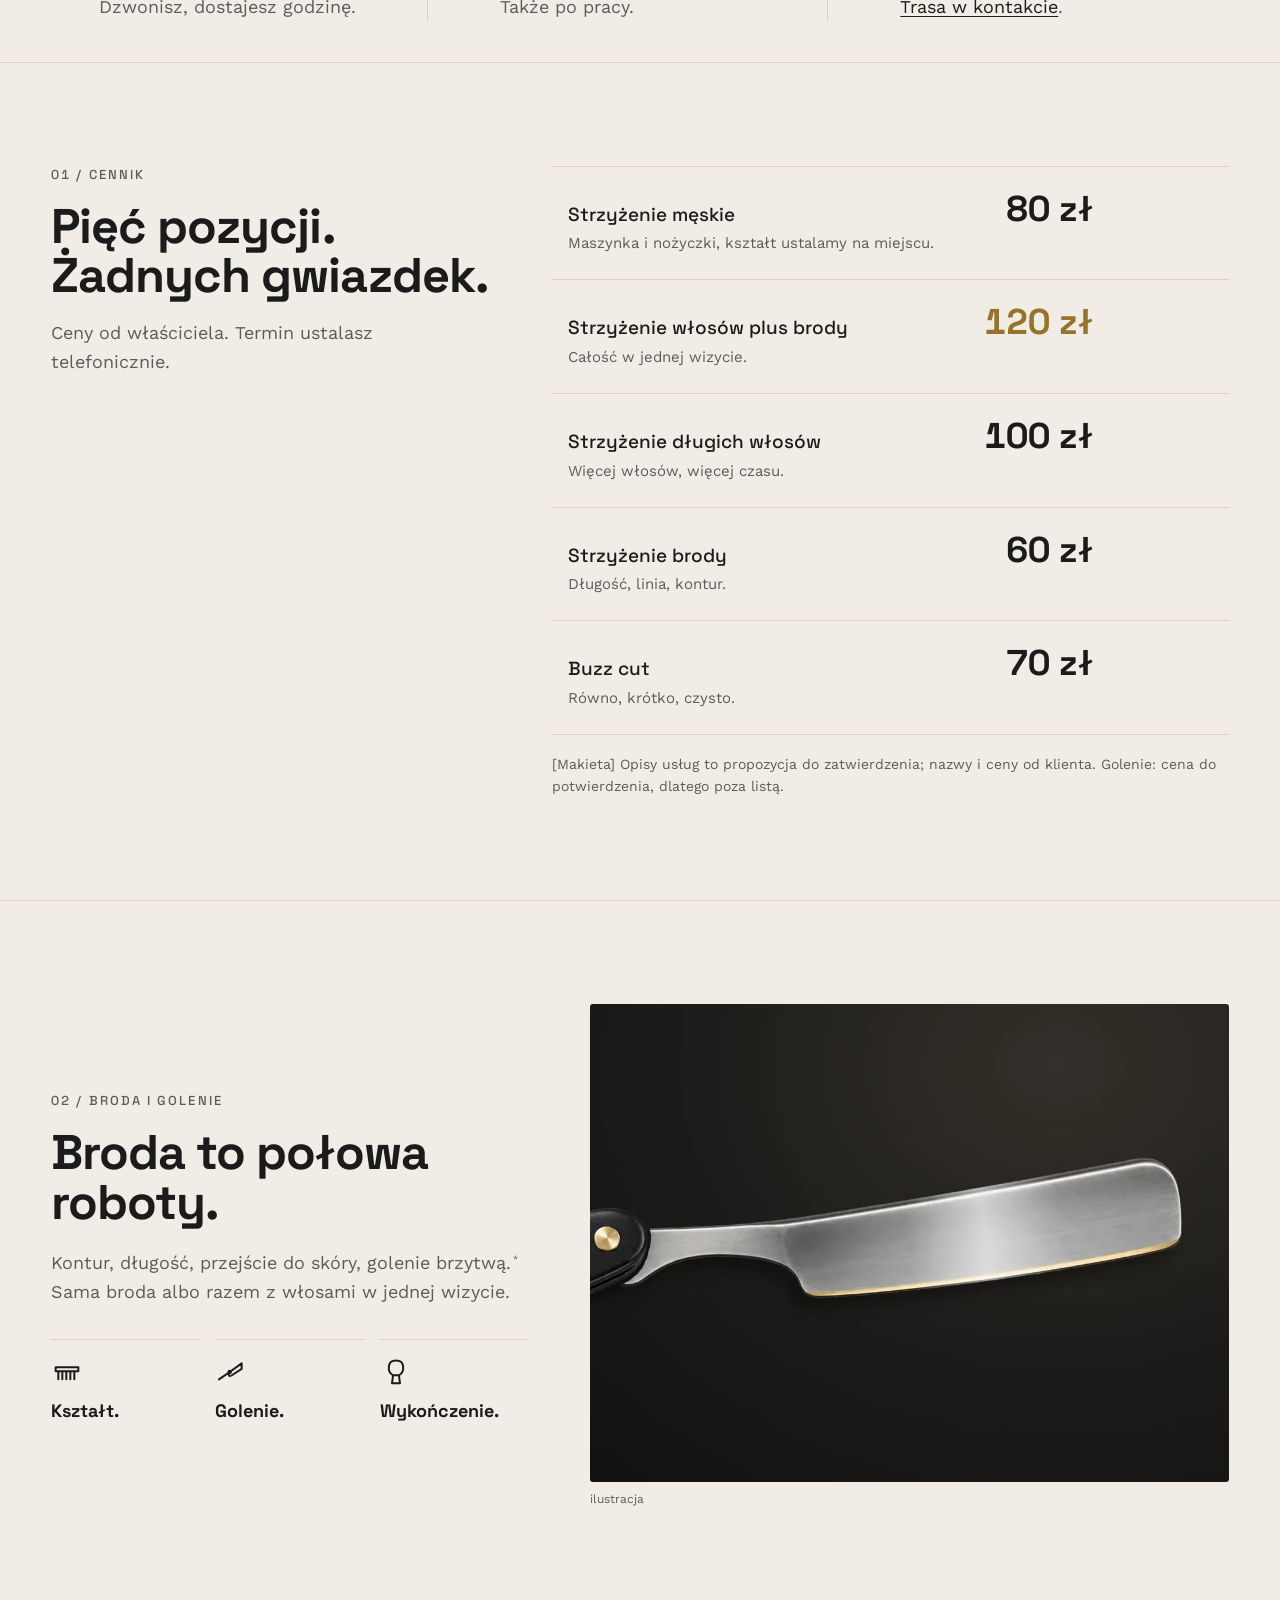
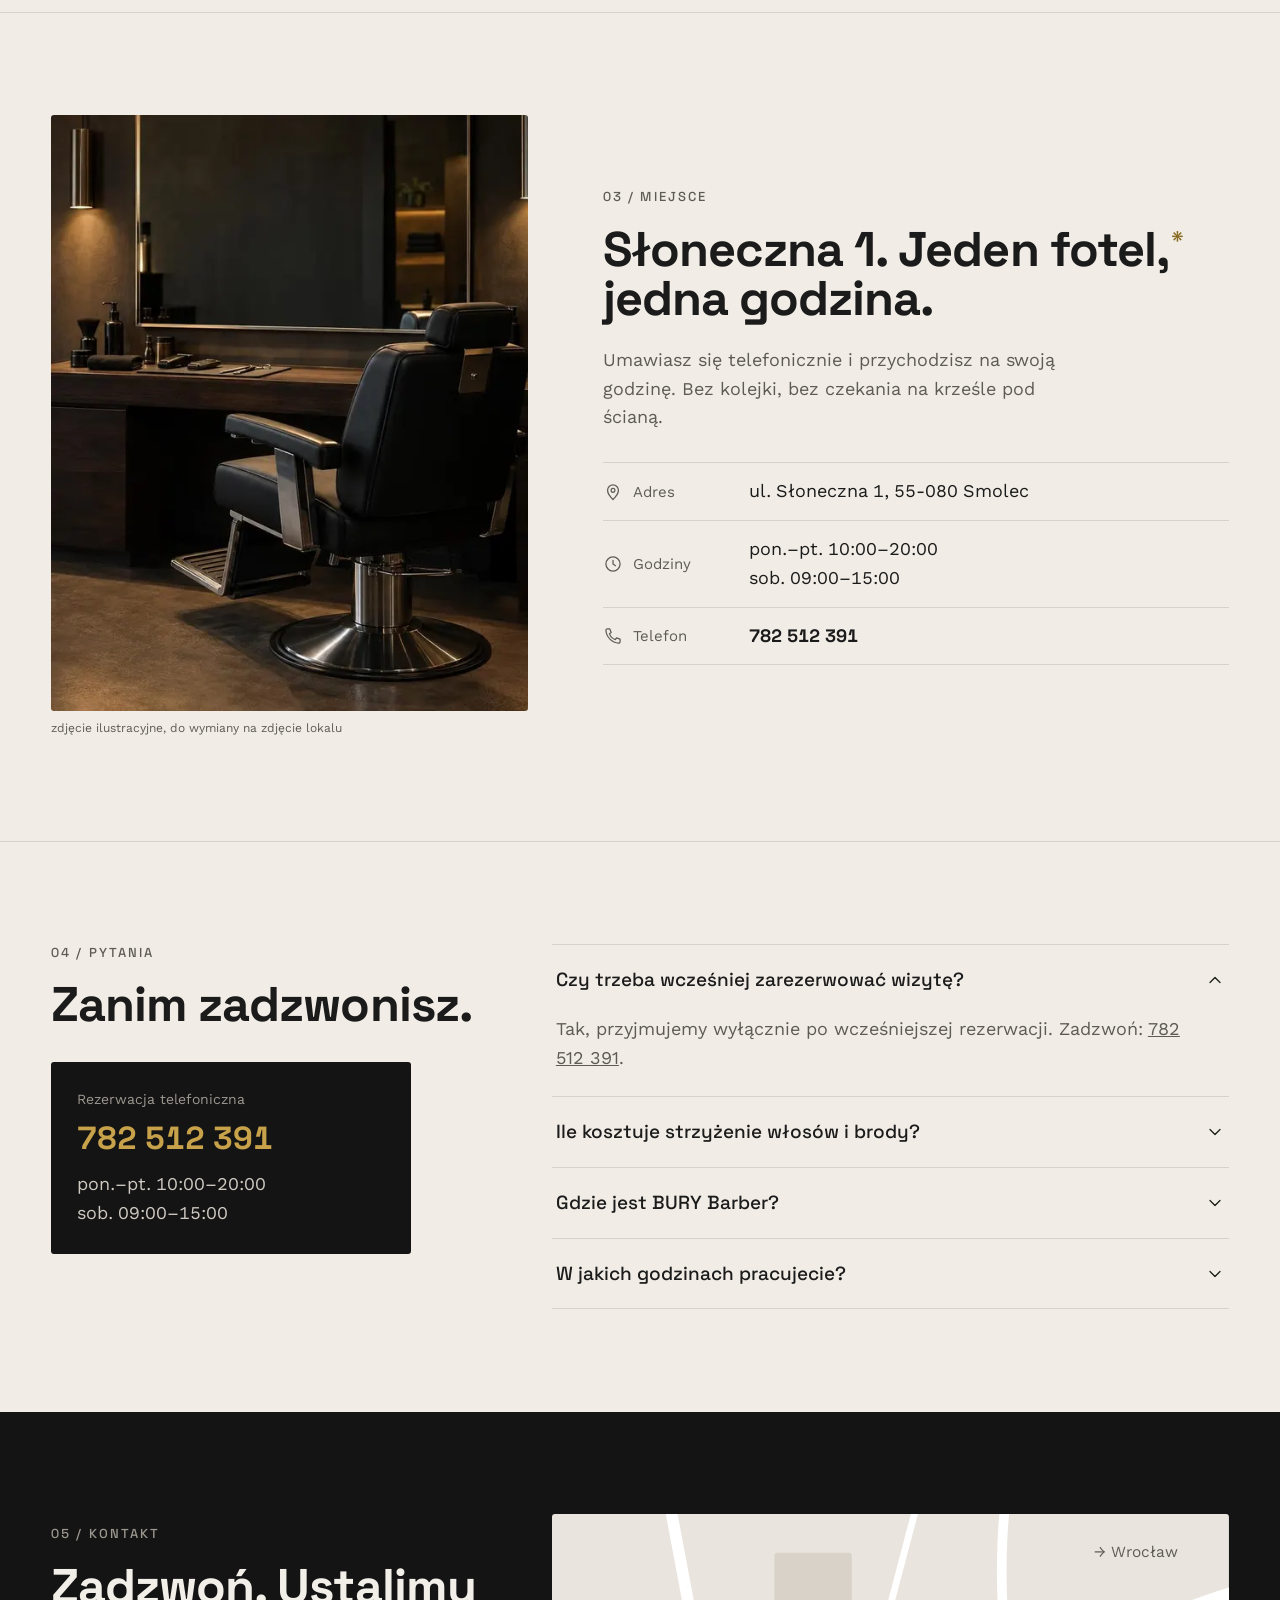
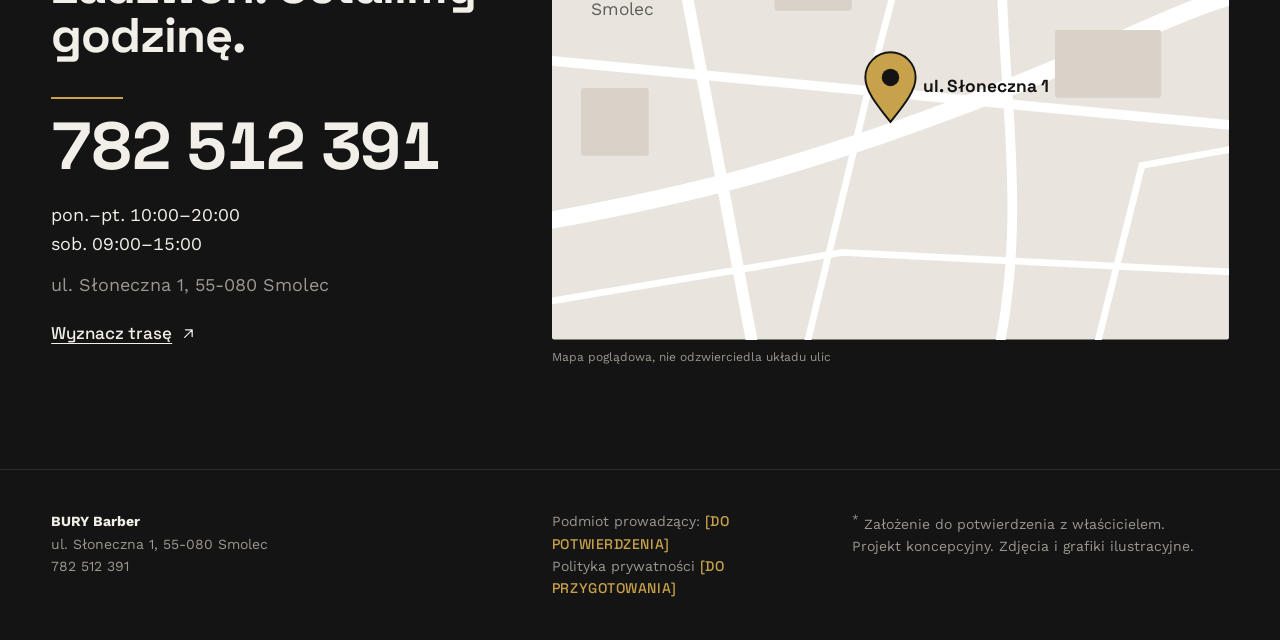
<file: bury-odjechana/index.html>
<!doctype html>
<html lang="pl" class="no-js">
<head><meta name="robots" content="noindex">
<meta charset="utf-8">
<meta name="viewport" content="width=device-width, initial-scale=1">
<title>BURY Barber, Smolec: włosy, broda, golenie. Tylko na rezerwację</title>
<meta name="description" content="Barber męski w Smolcu, ul. Słoneczna 1. Włosy plus broda 120 zł, strzyżenie 80 zł. Przyjmujemy wyłącznie po wcześniejszej rezerwacji: 782 512 391.">
<link rel="preconnect" href="https://fonts.googleapis.com">
<link rel="preconnect" href="https://fonts.gstatic.com" crossorigin>
<link rel="stylesheet" href="https://fonts.googleapis.com/css2?family=Space+Grotesk:wght@500;700&family=Work+Sans:wght@400;500&display=swap">
<link rel="preload" as="image" href="img/handle-2048.webp" imagesrcset="img/handle-1200.webp 1200w, img/handle-2048.webp 2048w" imagesizes="(min-width: 900px) 66vw, 90vw">
<link rel="stylesheet" href="styles.css">
<script>document.documentElement.classList.replace('no-js','js')</script>
</head>
<body>
<a class="skip" href="#main">Przejdź do treści</a>

<svg width="0" height="0" style="position:absolute" aria-hidden="true" focusable="false">
  <symbol id="i-phone" viewBox="0 0 24 24"><path d="M5 3.5h3.2l1.6 4.3-2.1 1.4a11 11 0 0 0 7.1 7.1l1.4-2.1 4.3 1.6V19a1.5 1.5 0 0 1-1.6 1.5A16.5 16.5 0 0 1 3.5 5.1 1.5 1.5 0 0 1 5 3.5Z"/></symbol>
  <symbol id="i-cal" viewBox="0 0 24 24"><rect x="3.5" y="5" width="17" height="15.5" rx="1.5"/><path d="M3.5 10h17M8 3v4M16 3v4M8 14h2M14 14h2M8 17h2"/></symbol>
  <symbol id="i-clock" viewBox="0 0 24 24"><circle cx="12" cy="12" r="8.5"/><path d="M12 7.5V12l3 2"/></symbol>
  <symbol id="i-pin" viewBox="0 0 24 24"><path d="M12 21s-6.5-6-6.5-11a6.5 6.5 0 0 1 13 0c0 5-6.5 11-6.5 11Z"/><circle cx="12" cy="10" r="2.3"/></symbol>
  <symbol id="i-arrow" viewBox="0 0 24 24"><path d="M5 12h13M13 7l5 5-5 5"/></symbol>
  <symbol id="i-down" viewBox="0 0 24 24"><path d="M12 4v15M7 14l5 5 5-5"/></symbol>
  <symbol id="i-ext" viewBox="0 0 24 24"><path d="M8 16 17 7M9 7h8v8"/></symbol>
  <symbol id="i-chev" viewBox="0 0 24 24"><path d="m6 9 6 6 6-6"/></symbol>
  <symbol id="i-menu" viewBox="0 0 24 24"><path d="M4 7h16M4 12h16M4 17h16"/></symbol>
  <symbol id="i-comb" viewBox="0 0 24 24"><path d="M3.5 8.5h17v3h-17zM5.5 11.5v6M8.5 11.5v6M11.5 11.5v6M14.5 11.5v6M17.5 11.5v6"/></symbol>
  <symbol id="i-razor" viewBox="0 0 24 24"><path d="M3 17.5 11 12M11 12l9-6.5v4.2L12.4 14.6M9.5 13l1.6 2.2"/><circle cx="11" cy="12" r=".9"/></symbol>
  <symbol id="i-brush" viewBox="0 0 24 24"><path d="M9 20.5h6l-.8-6h-4.4zM9.8 14.5c-2.6-1.4-3.6-4-3.1-7.2.4-2.5 2.6-4 5.3-4s4.9 1.5 5.3 4c.5 3.2-.5 5.8-3.1 7.2"/></symbol>
</svg>

<header class="nav" data-theme="clear">
  <div class="container nav__in">
    <a class="brand" href="#top" aria-label="BURY Barber, początek strony">
      <span class="brand__name">BURY</span>
      <span class="brand__sub">Barber · Smolec</span>
    </a>
    <nav class="nav__menu" id="menu" aria-label="Główna">
      <a href="#cennik">Cennik</a>
      <a href="#broda">Broda</a>
      <a href="#miejsce">Miejsce</a>
      <a href="#pytania">Pytania</a>
    </nav>
    <a class="btn btn--brass nav__call" href="tel:+48782512391">
      <svg class="ic" aria-hidden="true"><use href="#i-phone"/></svg>
      <span class="nav__call-long">Zadzwoń 782 512 391</span><span class="nav__call-short">Zadzwoń</span>
    </a>
    <button class="nav__toggle" type="button" aria-expanded="false" aria-controls="menu" aria-label="Menu">
      <svg class="ic" aria-hidden="true"><use href="#i-menu"/></svg>
    </button>
  </div>
</header>

<main id="main">
  <section class="hero" id="top" data-nav="dark" aria-labelledby="hero-h">
    <div class="hero__stick">
      <div class="razor" aria-hidden="true">
        <div class="razor__stage">
          <img class="razor__l" src="img/shadow-handle-1200.webp" srcset="img/shadow-handle-1200.webp 1200w, img/shadow-handle-2048.webp 2048w" sizes="(min-width: 900px) 66vw, 90vw" width="2048" height="1152" alt="">
          <div class="razor__blade is-open">
            <img class="razor__l" src="img/shadow-blade-1200.webp" srcset="img/shadow-blade-1200.webp 1200w, img/shadow-blade-2048.webp 2048w" sizes="(min-width: 900px) 66vw, 90vw" width="2048" height="1152" alt="">
            <img class="razor__l" src="img/blade-1200.webp" srcset="img/blade-1200.webp 1200w, img/blade-2048.webp 2048w" sizes="(min-width: 900px) 66vw, 90vw" width="2048" height="1152" alt="" fetchpriority="high">
            <img class="razor__l razor__glint" src="img/blade-glint-1200.webp" srcset="img/blade-glint-1200.webp 1200w, img/blade-glint-2048.webp 2048w" sizes="(min-width: 900px) 66vw, 90vw" width="2048" height="1152" alt="">
          </div>
          <img class="razor__l" src="img/handle-1200.webp" srcset="img/handle-1200.webp 1200w, img/handle-2048.webp 2048w" sizes="(min-width: 900px) 66vw, 90vw" width="2048" height="1152" alt="" fetchpriority="high">
        </div>
      </div>
      <div class="container grid hero__grid">
        <div class="hero__copy">
          <p class="eyebrow eyebrow--dark">Barber męski · Smolec · Wyłącznie na rezerwację</p>
          <h1 id="hero-h" class="hero__h">Otwieramy<br>dla umówionych.</h1>
          <p class="hero__lead">Włosy, broda, golenie. Zadzwoń, ustalimy godzinę. Przychodzisz na swoją, nie czekasz na cudzą.</p>
          <div class="hero__cta">
            <a class="btn btn--brass btn--lg" href="tel:+48782512391"><svg class="ic" aria-hidden="true"><use href="#i-phone"/></svg>Zadzwoń 782 512 391</a>
            <a class="btn btn--ghost btn--lg" href="#cennik">Cennik<svg class="ic ic--arrow" aria-hidden="true"><use href="#i-arrow"/></svg></a>
          </div>
          <p class="hero__meta">pon.–pt. 10:00–20:00 · sob. 09:00–15:00 · ul. Słoneczna 1</p>
        </div>
        <p class="hero__hint" aria-hidden="true">Przewiń<svg class="ic" aria-hidden="true"><use href="#i-down"/></svg></p>
      </div>
    </div>
  </section>

  <section class="facts" data-nav="light" aria-label="Najważniejsze informacje">
    <div class="container grid facts__grid">
      <div class="fact rv"><svg class="ic ic--lg" aria-hidden="true"><use href="#i-cal"/></svg><p><strong>Tylko na rezerwację.</strong> Dzwonisz, dostajesz godzinę.</p></div>
      <div class="fact rv"><svg class="ic ic--lg" aria-hidden="true"><use href="#i-clock"/></svg><p><strong>Pon.–pt. 10–20, sob. 9–15.</strong> Także po pracy.</p></div>
      <div class="fact rv"><svg class="ic ic--lg" aria-hidden="true"><use href="#i-pin"/></svg><p><strong>Słoneczna 1, Smolec.</strong> <a href="#kontakt">Trasa w kontakcie</a>.</p></div>
    </div>
  </section>

  <section class="section" id="cennik" data-nav="light" aria-labelledby="cennik-h">
    <div class="container grid">
      <div class="col-l">
        <p class="eyebrow">01 / Cennik</p>
        <h2 id="cennik-h" class="h2">Pięć pozycji. Żadnych gwiazdek.</h2>
        <p class="muted">Ceny od właściciela. Termin ustalasz telefonicznie.</p>
      </div>
      <div class="col-r">
        <ul class="prices" role="list">
          <li class="price"><div class="price__txt"><h3>Strzyżenie męskie</h3><p>Maszynka i nożyczki, kształt ustalamy na miejscu.</p></div><span class="price__val">80&nbsp;zł</span><a class="price__call" href="tel:+48782512391" aria-label="Zadzwoń i umów strzyżenie męskie">Zadzwoń</a></li>
          <li class="price"><div class="price__txt"><h3>Strzyżenie włosów plus brody</h3><p>Całość w jednej wizycie.</p></div><span class="price__val price__val--flag">120&nbsp;zł</span><a class="price__call" href="tel:+48782512391" aria-label="Zadzwoń i umów strzyżenie włosów plus brody">Zadzwoń</a></li>
          <li class="price"><div class="price__txt"><h3>Strzyżenie długich włosów</h3><p>Więcej włosów, więcej czasu.</p></div><span class="price__val">100&nbsp;zł</span><a class="price__call" href="tel:+48782512391" aria-label="Zadzwoń i umów strzyżenie długich włosów">Zadzwoń</a></li>
          <li class="price"><div class="price__txt"><h3>Strzyżenie brody</h3><p>Długość, linia, kontur.</p></div><span class="price__val">60&nbsp;zł</span><a class="price__call" href="tel:+48782512391" aria-label="Zadzwoń i umów strzyżenie brody">Zadzwoń</a></li>
          <li class="price"><div class="price__txt"><h3>Buzz cut</h3><p>Równo, krótko, czysto.</p></div><span class="price__val">70&nbsp;zł</span><a class="price__call" href="tel:+48782512391" aria-label="Zadzwoń i umów buzz cut">Zadzwoń</a></li>
        </ul>
        <p class="note">[Makieta] Opisy usług to propozycja do zatwierdzenia; nazwy i ceny od klienta. Golenie: cena do potwierdzenia, dlatego poza listą.</p>
      </div>
    </div>
  </section>

  <section class="section section--rule" id="broda" data-nav="light" aria-labelledby="broda-h">
    <div class="container grid">
      <div class="col-l">
        <p class="eyebrow">02 / Broda i golenie</p>
        <h2 id="broda-h" class="h2">Broda to połowa roboty.</h2>
        <p class="lead">Kontur, długość, przejście do skóry, golenie brzytwą.<sup class="assume" title="Do potwierdzenia z właścicielem">*</sup> Sama broda albo razem z włosami w jednej wizycie.</p>
        <ul class="points" role="list">
          <li><svg class="ic ic--lg" aria-hidden="true"><use href="#i-comb"/></svg>Kształt.</li>
          <li><svg class="ic ic--lg" aria-hidden="true"><use href="#i-razor"/></svg>Golenie.</li>
          <li><svg class="ic ic--lg" aria-hidden="true"><use href="#i-brush"/></svg>Wykończenie.</li>
        </ul>
      </div>
      <figure class="col-r beard__fig rv">
        <img src="img/broda-1100.webp" srcset="img/broda-640.webp 640w, img/broda-1100.webp 1100w" sizes="(min-width: 900px) 55vw, 100vw" width="1100" height="825" loading="lazy" alt="Otwarta brzytwa: stalowe ostrze z mosiężną krawędzią na ciemnym tle">
        <figcaption>ilustracja</figcaption>
      </figure>
    </div>
  </section>

  <section class="section section--rule" id="miejsce" data-nav="light" aria-labelledby="miejsce-h">
    <div class="container grid">
      <figure class="col-l place__fig rv">
        <picture>
          <source media="(min-width: 900px)" srcset="img/miejsce-45-560.webp 560w, img/miejsce-45-820.webp 820w" sizes="40vw" width="820" height="1025">
          <img src="img/miejsce-11-640.webp" width="640" height="640" loading="lazy" alt="Stanowisko barberskie: czarny fotel, lustro, ciemny blat w ciepłym świetle">
        </picture>
        <figcaption>zdjęcie ilustracyjne, do wymiany na zdjęcie lokalu</figcaption>
      </figure>
      <div class="col-r place__txt">
        <p class="eyebrow">03 / Miejsce</p>
        <h2 id="miejsce-h" class="h2">Słoneczna 1. Jeden fotel,<sup class="assume" title="Założenie do potwierdzenia">*</sup> jedna godzina.</h2>
        <p class="lead">Umawiasz się telefonicznie i przychodzisz na swoją godzinę. Bez kolejki, bez czekania na krześle pod ścianą.</p>
        <dl class="factlist">
          <div><dt><svg class="ic" aria-hidden="true"><use href="#i-pin"/></svg>Adres</dt><dd>ul. Słoneczna 1, 55-080 Smolec</dd></div>
          <div><dt><svg class="ic" aria-hidden="true"><use href="#i-clock"/></svg>Godziny</dt><dd>pon.–pt. 10:00–20:00<br>sob. 09:00–15:00</dd></div>
          <div><dt><svg class="ic" aria-hidden="true"><use href="#i-phone"/></svg>Telefon</dt><dd><a href="tel:+48782512391">782 512 391</a></dd></div>
        </dl>
      </div>
    </div>
  </section>

  <section class="section section--rule" id="pytania" data-nav="light" aria-labelledby="pytania-h">
    <div class="container grid">
      <div class="col-l">
        <p class="eyebrow">04 / Pytania</p>
        <h2 id="pytania-h" class="h2">Zanim zadzwonisz.</h2>
        <aside class="card" aria-label="Rezerwacja">
          <p class="card__label">Rezerwacja telefoniczna</p>
          <a class="card__phone" href="tel:+48782512391">782 512 391</a>
          <p class="card__hours">pon.–pt. 10:00–20:00<br>sob. 09:00–15:00</p>
        </aside>
      </div>
      <div class="col-r faq">
        <details class="qa" open>
          <summary>Czy trzeba wcześniej zarezerwować wizytę?<svg class="ic qa__chev" aria-hidden="true"><use href="#i-chev"/></svg></summary>
          <div class="qa__a"><p>Tak, przyjmujemy wyłącznie po wcześniejszej rezerwacji. Zadzwoń: <a href="tel:+48782512391">782 512 391</a>.</p></div>
        </details>
        <details class="qa">
          <summary>Ile kosztuje strzyżenie włosów i brody?<svg class="ic qa__chev" aria-hidden="true"><use href="#i-chev"/></svg></summary>
          <div class="qa__a"><p>Włosy plus broda 120 zł, samo strzyżenie 80 zł, sama broda 60 zł.</p></div>
        </details>
        <details class="qa">
          <summary>Gdzie jest BURY Barber?<svg class="ic qa__chev" aria-hidden="true"><use href="#i-chev"/></svg></summary>
          <div class="qa__a"><p>ul. Słoneczna 1, 55-080 Smolec.</p></div>
        </details>
        <details class="qa">
          <summary>W jakich godzinach pracujecie?<svg class="ic qa__chev" aria-hidden="true"><use href="#i-chev"/></svg></summary>
          <div class="qa__a"><p>Pon.–pt. 10:00–20:00, sobota 09:00–15:00.</p></div>
        </details>
      </div>
    </div>
  </section>

  <section class="contact" id="kontakt" data-nav="dark" aria-labelledby="kontakt-h">
    <div class="container grid">
      <div class="col-l">
        <p class="eyebrow eyebrow--dark">05 / Kontakt</p>
        <h2 id="kontakt-h" class="h2">Zadzwoń. Ustalimy godzinę.</h2>
        <span class="contact__rule" aria-hidden="true"></span>
        <a class="contact__phone" href="tel:+48782512391">782 512 391</a>
        <p class="contact__hours">pon.–pt. 10:00–20:00<br>sob. 09:00–15:00</p>
        <p class="contact__addr">ul. Słoneczna 1, 55-080 Smolec</p>
        <a class="link-light" href="https://www.google.com/maps/dir/?api=1&amp;destination=ul.%20S%C5%82oneczna%201%2C%2055-080%20Smolec" target="_blank" rel="noopener">Wyznacz trasę<svg class="ic" aria-hidden="true"><use href="#i-ext"/></svg><span class="sr"> (otwiera się w nowej karcie)</span></a>
      </div>
      <figure class="col-r map">
        <svg viewBox="0 0 700 440" role="img" aria-label="Mapa poglądowa: ul. Słoneczna 1, Smolec">
          <rect width="700" height="440" fill="#E9E5DE"/>
          <g fill="none" stroke="#FFFFFF" stroke-linecap="round">
            <path d="M-20 320 C 150 290, 260 260, 420 200 S 640 100, 720 80" stroke-width="18"/>
            <path d="M120 -20 L 210 460" stroke-width="12"/>
            <path d="M-20 150 L 720 220" stroke-width="10"/>
            <path d="M470 -20 C 450 120, 500 280, 460 460" stroke-width="10"/>
            <path d="M260 460 L 330 170 L 380 -20" stroke-width="7"/>
            <path d="M560 460 L 610 260 L 720 240" stroke-width="7"/>
            <path d="M0 400 L 300 350 L 700 370" stroke-width="7"/>
          </g>
          <g fill="#D8D2C8"><rect x="30" y="180" width="70" height="70" rx="3"/><rect x="520" y="120" width="110" height="70" rx="3"/><rect x="230" y="40" width="80" height="60" rx="3"/></g>
          <text x="40" y="104" fill="#5E5B56" font-family="Work Sans, sans-serif" font-size="18">Smolec</text>
          <text x="560" y="44" fill="#5E5B56" font-family="Work Sans, sans-serif" font-size="16">→ Wrocław</text>
          <g transform="translate(350 215)"><path d="M0 0c-16-20-26-33-26-46a26 26 0 0 1 52 0C26-33 16-20 0 0Z" fill="#C8A24A" stroke="#141414" stroke-width="2"/><circle cy="-46" r="9" fill="#141414"/></g>
          <text x="384" y="184" fill="#141414" font-family="Space Grotesk, sans-serif" font-weight="700" font-size="18">ul. Słoneczna 1</text>
        </svg>
        <figcaption>Mapa poglądowa, nie odzwierciedla układu ulic</figcaption>
      </figure>
    </div>
  </section>
</main>

<footer class="footer" data-nav="dark">
  <div class="container grid footer__grid">
    <p class="footer__brand"><strong>BURY Barber</strong><br>ul. Słoneczna 1, 55-080 Smolec<br><a href="tel:+48782512391">782 512 391</a></p>
    <p class="footer__legal">Podmiot prowadzący: <span class="ph">[DO POTWIERDZENIA]</span><br>Polityka prywatności <span class="ph">[DO PRZYGOTOWANIA]</span></p>
    <p class="footer__note"><sup>*</sup> Założenie do potwierdzenia z właścicielem.<br>Projekt koncepcyjny. Zdjęcia i grafiki ilustracyjne.</p>
  </div>
</footer>
<script src="main.js" defer></script>
</body>
</html>
</file>
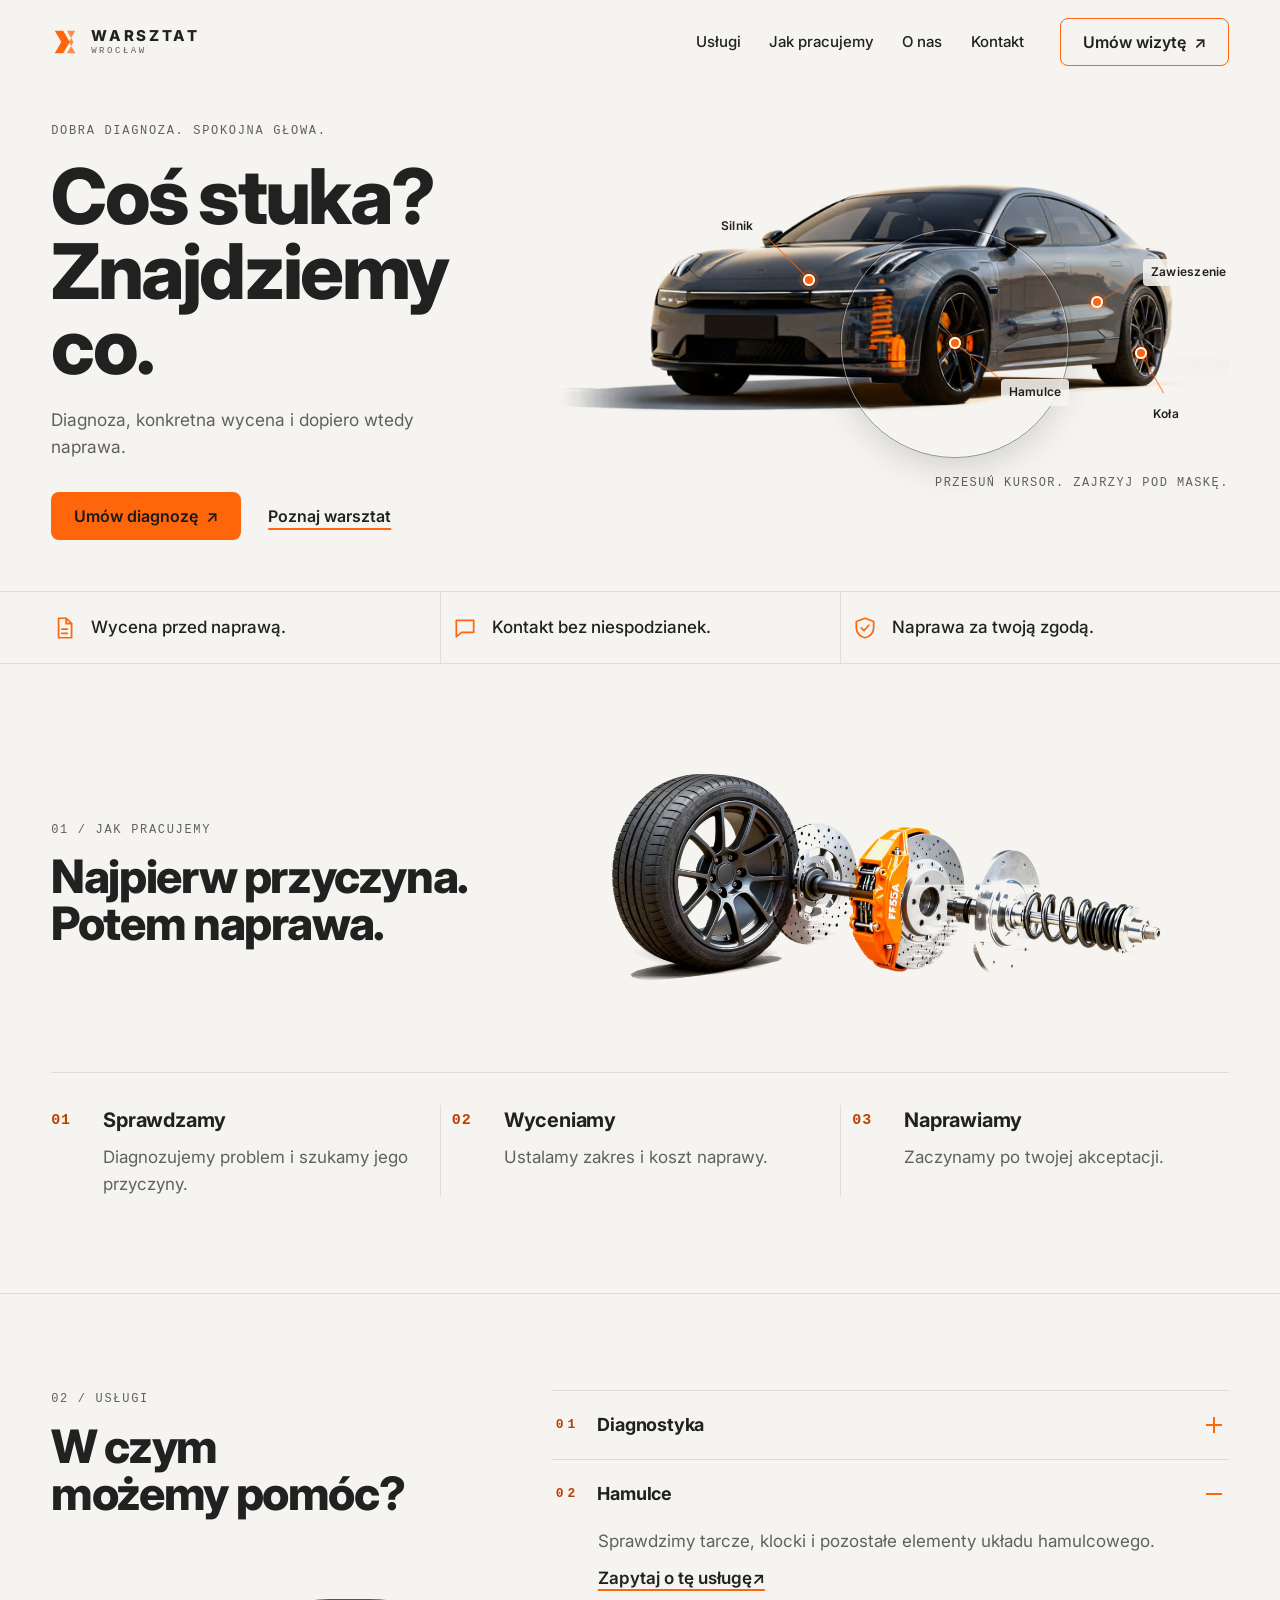
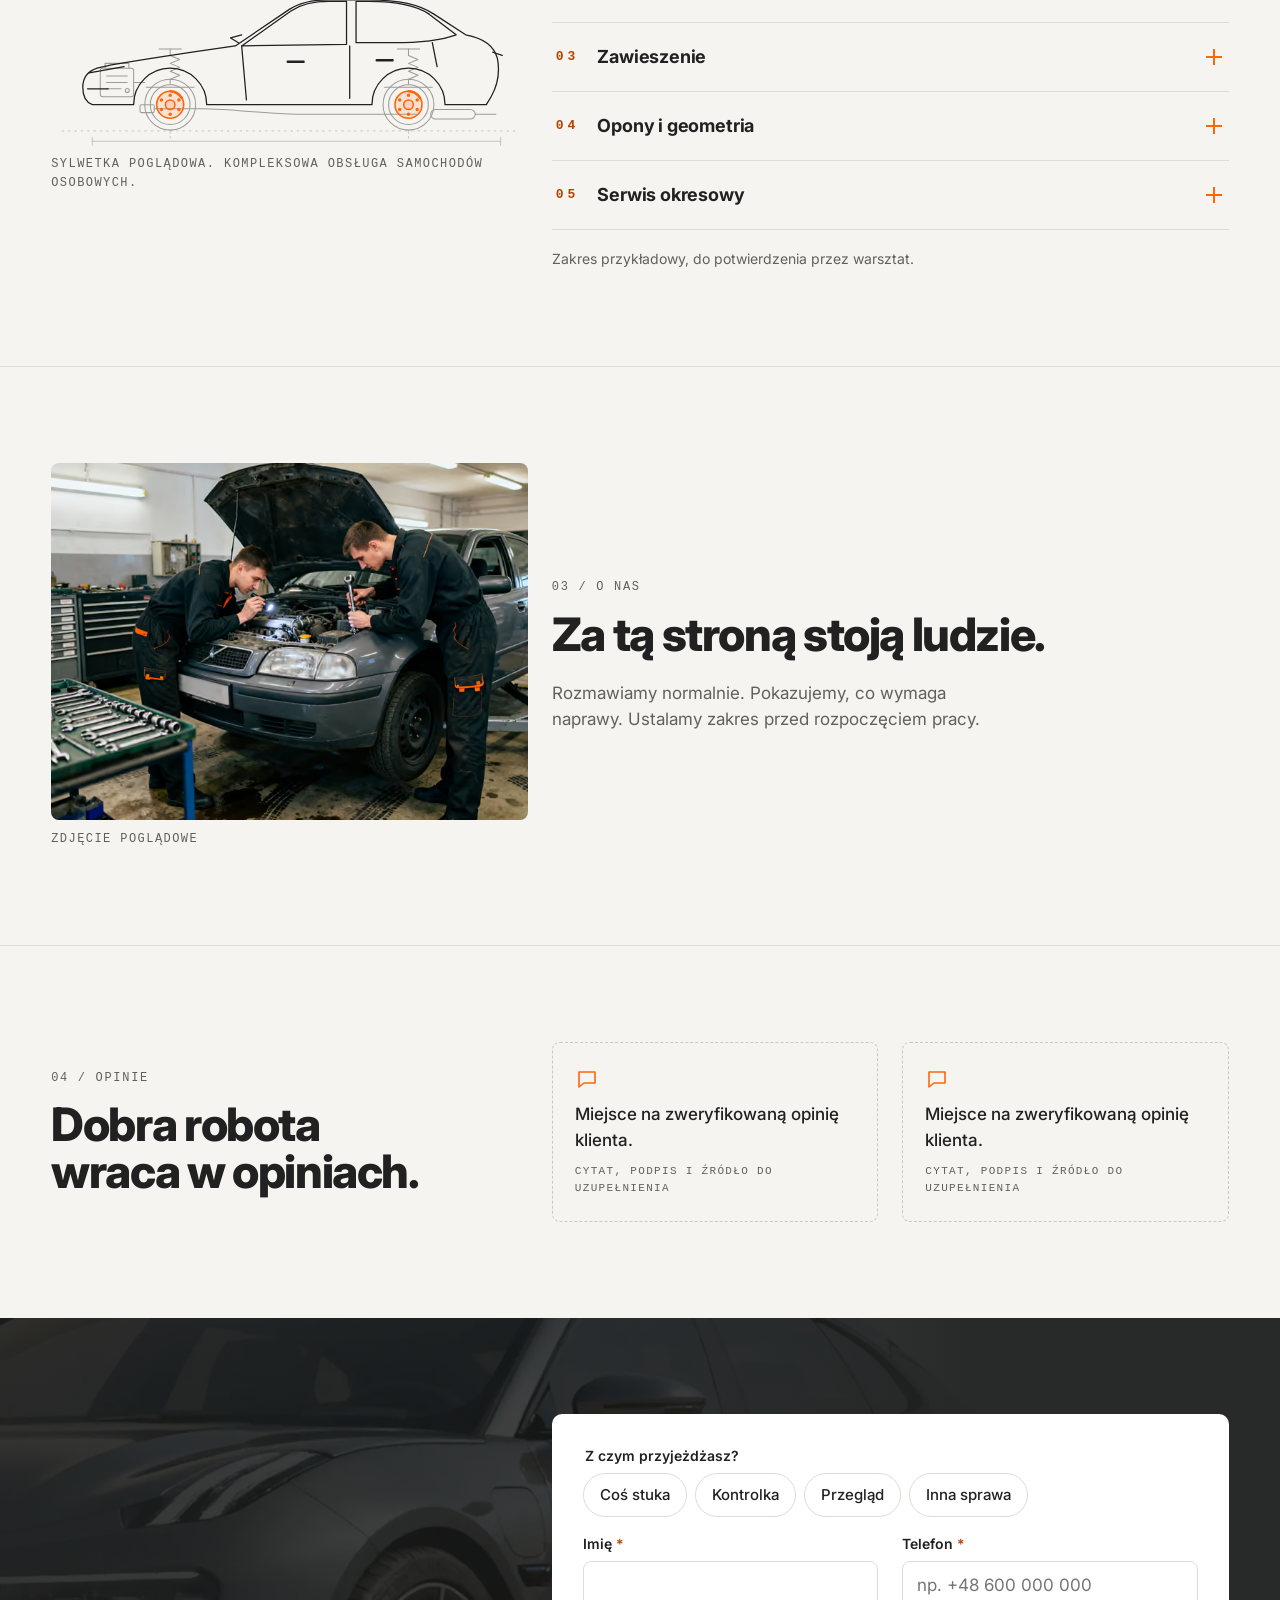
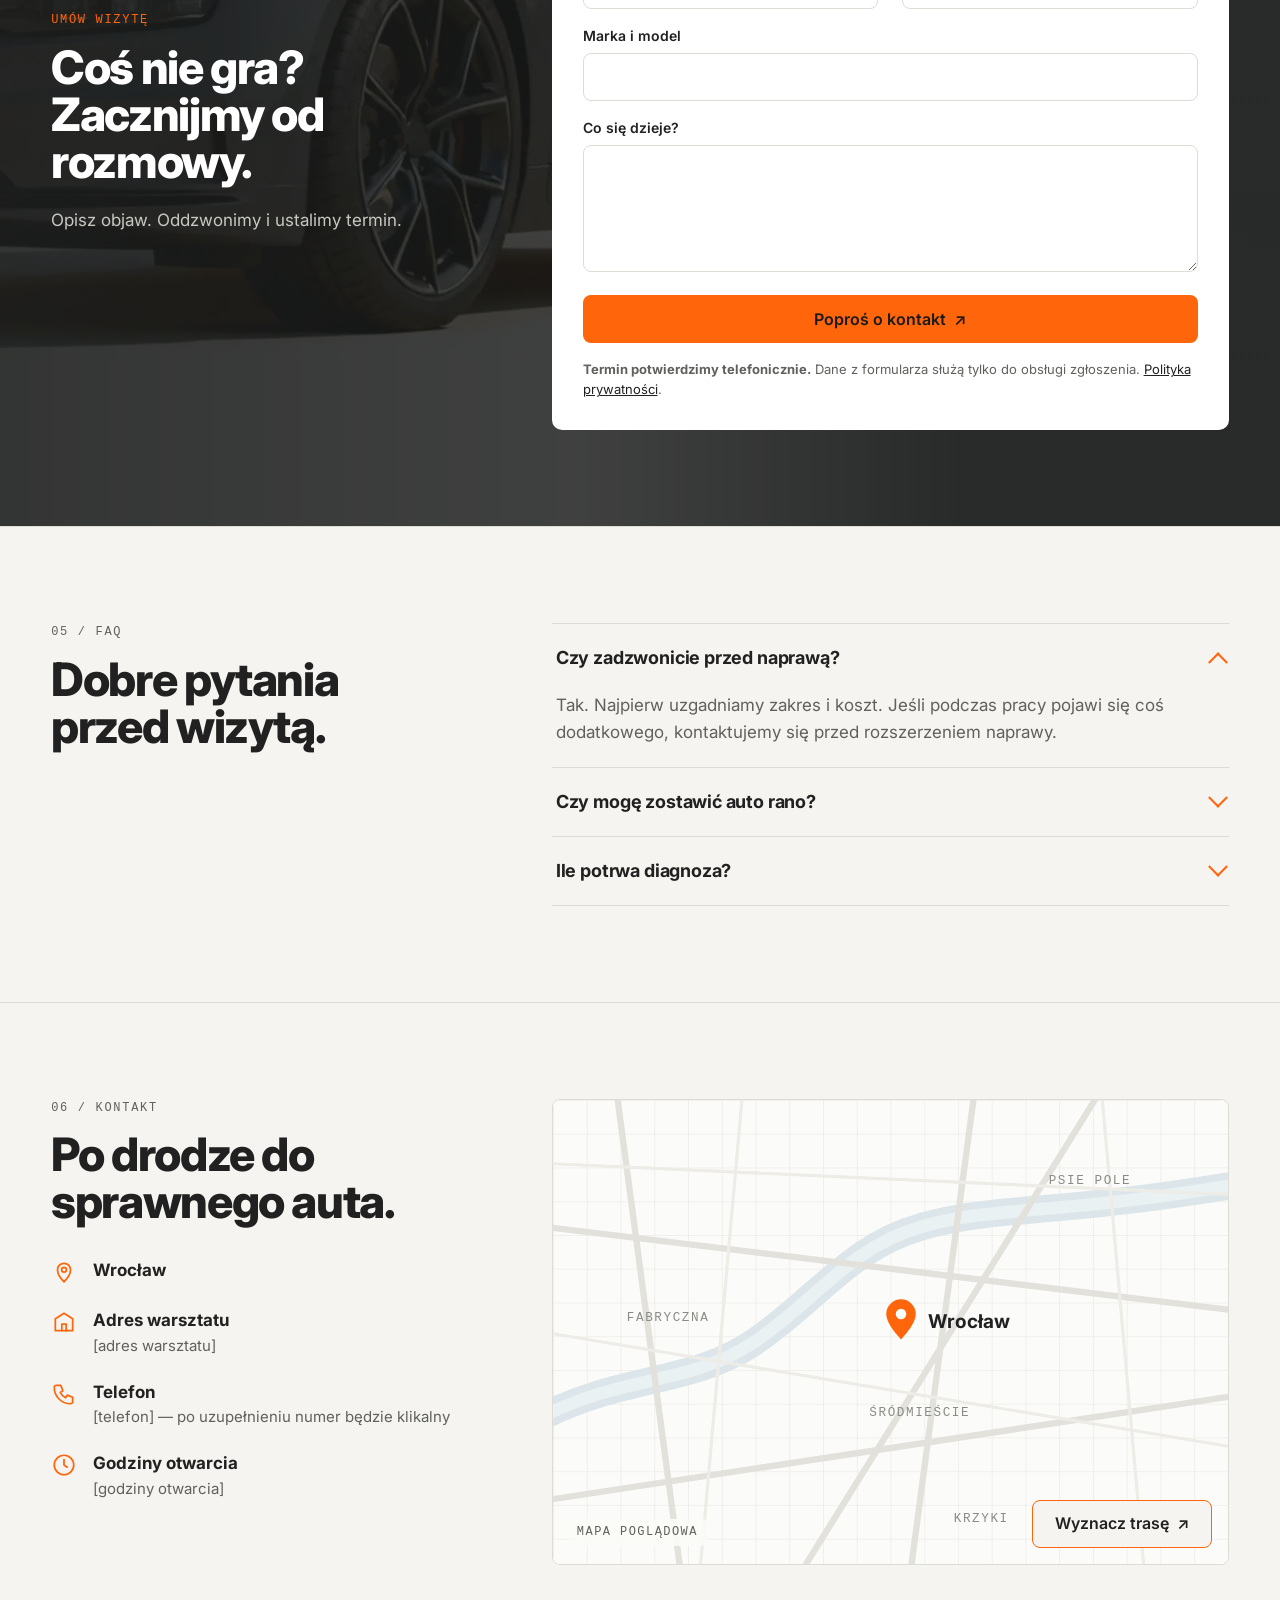
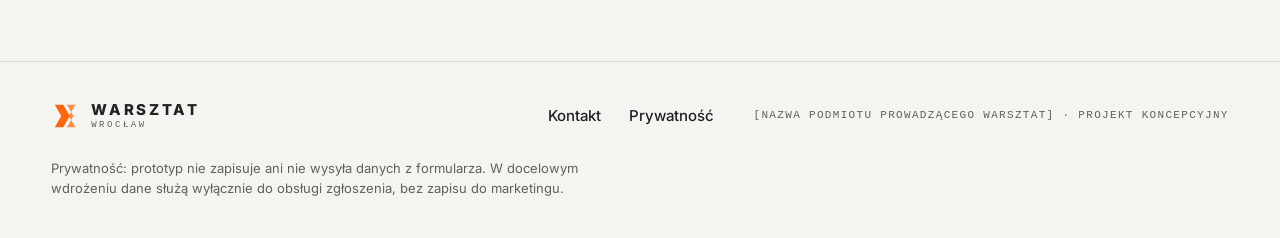
<file: fable-v2/index.html>
<!DOCTYPE html>
<html lang="pl">
<head><meta name="robots" content="noindex">
<meta charset="utf-8">
<meta name="viewport" content="width=device-width, initial-scale=1">
<title>WARSZTAT Wrocław — Coś stuka? Znajdziemy co.</title>
<meta name="description" content="Warsztat samochodowy we Wrocławiu. Diagnoza, konkretna wycena i dopiero wtedy naprawa. Umów diagnozę albo poproś o kontakt.">
<meta name="theme-color" content="#F5F4F0">
<link rel="icon" href="data:image/svg+xml,%3Csvg xmlns='http://www.w3.org/2000/svg' viewBox='0 0 32 32'%3E%3Cpath fill='%23FF650A' d='M4 4h9l7 12-7 12H4l7-12z'/%3E%3Cpath fill='%23FF650A' d='M17 4h9l-7 12 7 12h-9l7-12z' opacity='.75'/%3E%3C/svg%3E">
<script>document.documentElement.classList.add('js')</script>
<link rel="preconnect" href="https://fonts.googleapis.com">
<link rel="preconnect" href="https://fonts.gstatic.com" crossorigin>
<link rel="stylesheet" href="https://fonts.googleapis.com/css2?family=Inter:wght@400;500;700;800&display=swap">
<link rel="stylesheet" href="styles.css">
<link rel="preload" as="image" href="img/car-body-1400.avif" type="image/avif" imagesrcset="img/car-body-800.avif 800w, img/car-body-1400.avif 1400w, img/car-body-2000.avif 2000w" imagesizes="(min-width: 900px) 62vw, 100vw">
</head>
<body>
<a class="skip-link" href="#main">Przejdź do treści</a>

<div class="header-spacer"></div>
<header class="site-header" id="top">
  <div class="wrap site-header__inner">
    <a class="brand" href="#top" aria-label="WARSZTAT Wrocław — strona główna">
      <svg class="brand__mark" viewBox="0 0 32 32" aria-hidden="true" focusable="false"><path fill="#FF650A" d="M4 4h9l7 12-7 12H4l7-12z"/><path fill="#FF650A" opacity=".72" d="M17 4h9l-7 12 7 12h-9l7-12z"/></svg>
      <span class="brand__text"><span class="brand__name">WARSZTAT</span><span class="brand__city">WROCŁAW</span></span>
    </a>
    <nav class="site-nav" aria-label="Główna">
      <button class="menu-toggle" type="button" aria-expanded="false" aria-controls="menu"><span class="menu-toggle__bars" aria-hidden="true"></span><span class="menu-toggle__label">Menu</span></button>
      <a class="btn btn--ghost btn--sm site-nav__mobile-cta" href="#umow-wizyte">Umów</a>
      <div class="site-nav__panel" id="menu">
        <ul class="site-nav__list">
          <li><a href="#uslugi">Usługi</a></li>
          <li><a href="#jak-pracujemy">Jak pracujemy</a></li>
          <li><a href="#o-nas">O nas</a></li>
          <li><a href="#kontakt">Kontakt</a></li>
          <li class="site-nav__cta"><a class="btn btn--ghost" href="#umow-wizyte">Umów wizytę <span class="arr" aria-hidden="true">↗</span></a></li>
        </ul>
      </div>
    </nav>
  </div>
</header>

<main id="main">

<!-- ========== HERO / SKANER ========== -->
<section class="hero" aria-labelledby="hero-title">
  <div class="wrap grid hero__grid">
    <div class="hero__copy col-copy reveal">
      <p class="eyebrow">Dobra diagnoza. Spokojna głowa.</p>
      <h1 class="hero__title" id="hero-title">Coś stuka?<br>Znajdziemy co.</h1>
      <p class="hero__lead">Diagnoza, konkretna wycena i&nbsp;dopiero wtedy naprawa.</p>
      <div class="hero__actions">
        <a class="btn btn--primary" href="#umow-wizyte">Umów diagnozę <span class="arr" aria-hidden="true">↗</span></a>
        <a class="btn btn--link" href="#o-nas">Poznaj warsztat</a>
      </div>
    </div>

    <div class="hero__visual col-main reveal reveal--late">
      <div class="scanner" id="scanner" data-locked="false">
        <div class="scanner__stage">
          <picture class="scanner__body">
            <source type="image/avif" srcset="img/car-body-800.avif 800w, img/car-body-1400.avif 1400w, img/car-body-2000.avif 2000w" sizes="(min-width: 900px) 62vw, 100vw">
            <img src="img/car-body-1400.webp" srcset="img/car-body-800.webp 800w, img/car-body-1400.webp 1400w, img/car-body-2000.webp 2000w" sizes="(min-width: 900px) 62vw, 100vw" width="1748" height="820" alt="Grafitowy samochód osobowy widziany z przodu i z boku, lekko z góry." fetchpriority="high" decoding="async">
          </picture>
          <picture class="scanner__xray" aria-hidden="true">
            <source type="image/avif" srcset="img/car-xray-800.avif 800w, img/car-xray-1400.avif 1400w, img/car-xray-2000.avif 2000w" sizes="(min-width: 900px) 62vw, 100vw">
            <img src="img/car-xray-1400.webp" srcset="img/car-xray-800.webp 800w, img/car-xray-1400.webp 1400w, img/car-xray-2000.webp 2000w" sizes="(min-width: 900px) 62vw, 100vw" width="1748" height="820" alt="" decoding="async">
          </picture>
          <div class="scanner__lens" aria-hidden="true"></div>
          <ul class="hotspots" aria-label="Podzespoły auta">
            <li><button class="hotspot hotspot--tl" type="button" data-service="diagnostyka" data-x="38" data-y="43" style="--hx:38%;--hy:43%" data-title="Silnik" data-num="01" data-text="Kontrolka, nierówna praca, dziwny dźwięk. Sprawdzamy, zanim cokolwiek wymieniamy." aria-expanded="false" aria-controls="hotspot-panel"><span class="hotspot__dot"></span><span class="hotspot__label">Silnik</span></button></li>
            <li><button class="hotspot hotspot--br" type="button" data-service="hamulce" data-x="59.5" data-y="63" style="--hx:59.5%;--hy:63%" data-title="Hamulce" data-num="02" data-text="Pewność przy każdym zatrzymaniu." aria-expanded="false" aria-controls="hotspot-panel"><span class="hotspot__dot"></span><span class="hotspot__label">Hamulce</span></button></li>
            <li><button class="hotspot hotspot--r" type="button" data-service="zawieszenie" data-x="80.5" data-y="50" style="--hx:80.5%;--hy:50%" data-title="Zawieszenie" data-num="03" data-text="Stuki i luzy mają swoją przyczynę. Znajdujemy ją, zanim rozrośnie się w większą naprawę." aria-expanded="false" aria-controls="hotspot-panel"><span class="hotspot__dot"></span><span class="hotspot__label">Zawieszenie</span></button></li>
            <li><button class="hotspot hotspot--bl" type="button" data-service="opony" data-x="87" data-y="66" style="--hx:87%;--hy:66%" data-title="Koła" data-num="04" data-text="Opony, wyważenie i geometria. Auto ma jechać prosto." aria-expanded="false" aria-controls="hotspot-panel"><span class="hotspot__dot"></span><span class="hotspot__label">Koła</span></button></li>
          </ul>
        </div>
      </div>
      <div class="scanner-tabs" role="group" aria-label="Wybierz podzespół">
        <button type="button" class="chip" data-tab="diagnostyka">Silnik</button>
        <button type="button" class="chip" data-tab="hamulce">Hamulce</button>
        <button type="button" class="chip" data-tab="zawieszenie">Zawieszenie</button>
        <button type="button" class="chip" data-tab="opony">Koła</button>
      </div>
      <div class="hotspot-panel" id="hotspot-panel" hidden>
          <p class="hotspot-panel__num mono" data-role="num">01 / HAMULCE</p>
          <p class="hotspot-panel__text" data-role="text">Pewność przy każdym zatrzymaniu.</p>
          <a class="hotspot-panel__link" href="#umow-wizyte" data-ask data-service="hamulce">Zapytaj o tę usługę <span class="arr" aria-hidden="true">↗</span></a>
          <button class="hotspot-panel__close" type="button" data-scan-back>Wróć do skanowania</button>
        </div>
      <p class="scanner__hint mono"><span class="scanner__hint-mouse">Przesuń kursor. Zajrzyj pod maskę.</span><span class="scanner__hint-touch">Dotknij punktu. Zajrzyj pod maskę.</span></p>
    </div>
  </div>
</section>

<!-- ========== ZASADY ========== -->
<section class="principles reveal" aria-label="Trzy zasady">
  <div class="wrap">
    <ul class="principles__list grid">
      <li><svg class="ico" viewBox="0 0 24 24" aria-hidden="true"><path d="M7 3h7l5 5v13H7z"/><path d="M14 3v5h5M10 13h5M10 17h5"/></svg><span>Wycena przed naprawą.</span></li>
      <li><svg class="ico" viewBox="0 0 24 24" aria-hidden="true"><path d="M4 5h16v11H9l-5 4z"/></svg><span>Kontakt bez niespodzianek.</span></li>
      <li><svg class="ico" viewBox="0 0 24 24" aria-hidden="true"><path d="M12 3l8 3v6c0 4.5-3.5 8-8 9-4.5-1-8-4.5-8-9V6z"/><path d="M8.5 12l2.5 2.5 4.5-5"/></svg><span>Naprawa za twoją zgodą.</span></li>
    </ul>
  </div>
</section>

<!-- ========== JAK PRACUJEMY / HAMULEC ========== -->
<section class="process section" id="jak-pracujemy" aria-labelledby="process-title">
  <div class="wrap">
    <div class="process__top grid">
      <div class="process__copy col-copy reveal">
        <p class="label mono">01 / Jak pracujemy</p>
        <h2 class="h2" id="process-title">Najpierw przyczyna.<br>Potem naprawa.</h2>
      </div>
      <div class="brake col-main" id="brake" style="--p:1" aria-hidden="true">
        <img class="brake__layer brake__layer--hub" src="img/brake-hub-lg.webp" srcset="img/brake-hub-sm.webp 450w, img/brake-hub-lg.webp 900w" sizes="(min-width: 900px) 22vw, 35vw" width="900" height="940" alt="" loading="lazy" decoding="async">
        <img class="brake__layer brake__layer--caliper" src="img/brake-caliper-lg.webp" srcset="img/brake-caliper-sm.webp 240w, img/brake-caliper-lg.webp 480w" sizes="(min-width: 900px) 12vw, 19vw" width="480" height="940" alt="" loading="lazy" decoding="async">
        <img class="brake__layer brake__layer--disc" src="img/brake-disc-lg.webp" srcset="img/brake-disc-sm.webp 190w, img/brake-disc-lg.webp 380w" sizes="(min-width: 900px) 10vw, 15vw" width="380" height="940" alt="" loading="lazy" decoding="async">
        <img class="brake__layer brake__layer--wheel" src="img/brake-wheel-lg.webp" srcset="img/brake-wheel-sm.webp 400w, img/brake-wheel-lg.webp 800w" sizes="(min-width: 900px) 20vw, 32vw" width="800" height="940" alt="" loading="lazy" decoding="async">
      </div>
      <p class="visually-hidden">Ilustracja: rozłożony zespół koła i hamulca — opona z felgą, tarcza, zacisk i kolumna zawieszenia na wspólnej osi.</p>
    </div>
    <ol class="steps grid reveal">
      <li><span class="steps__num mono">01</span><h3>Sprawdzamy</h3><p>Diagnozujemy problem i&nbsp;szukamy jego przyczyny.</p></li>
      <li><span class="steps__num mono">02</span><h3>Wyceniamy</h3><p>Ustalamy zakres i&nbsp;koszt naprawy.</p></li>
      <li><span class="steps__num mono">03</span><h3>Naprawiamy</h3><p>Zaczynamy po twojej akceptacji.</p></li>
    </ol>
  </div>
</section>

<!-- ========== USŁUGI ========== -->
<section class="services section" id="uslugi" aria-labelledby="services-title">
  <div class="wrap grid services__grid">
    <div class="services__copy col-copy reveal">
      <p class="label mono">02 / Usługi</p>
      <h2 class="h2" id="services-title">W czym możemy pomóc?</h2>
      <figure class="carline" aria-hidden="true">
        <svg class="carline__svg" viewBox="0 0 600 250" fill="none" stroke-linecap="round" stroke-linejoin="round">
          <line class="cl-ground" x1="14" y1="229" x2="586" y2="229" stroke-dasharray="2 6"/>
          <g class="cl-part cl-zawieszenie">
            <path d="M150 126v8l12 5-12 5 12 5-12 5 12 5-12 5v6M450 126v8l12 5-12 5 12 5-12 5 12 5-12 5v6"/>
            <path d="M136 126h28M436 126h28M120 174h60M420 174h60"/>
          </g>
          <g class="cl-part cl-diagnostyka">
            <rect x="62" y="150" width="42" height="36" rx="3"/>
            <path d="M68 150v-6h30v6M70 160h26M70 168h26M70 176h18M104 168h14"/>
            <circle cx="96" cy="178" r="2.5"/>
          </g>
          <g class="cl-part cl-serwis">
            <rect x="112" y="196" width="18" height="10" rx="2"/>
            <path d="M130 201h60c40 0 80 7 120 7h150"/>
            <rect x="478" y="202" width="56" height="12" rx="6"/>
            <path d="M534 208h26"/>
          </g>
          <g class="cl-part cl-hamulce">
            <circle cx="150" cy="196" r="17"/><circle cx="150" cy="196" r="6"/>
            <circle cx="450" cy="196" r="17"/><circle cx="450" cy="196" r="6"/>
            <path class="cl-caliper" d="M150 179a17 17 0 0 1 14.5 8.5M450 179a17 17 0 0 1 14.5 8.5"/>
            <circle cx="150" cy="184" r="1.2"/><circle cx="161" cy="190" r="1.2"/><circle cx="139" cy="190" r="1.2"/><circle cx="150" cy="208" r="1.2"/><circle cx="161" cy="202" r="1.2"/><circle cx="139" cy="202" r="1.2"/>
            <circle cx="450" cy="184" r="1.2"/><circle cx="461" cy="190" r="1.2"/><circle cx="439" cy="190" r="1.2"/><circle cx="450" cy="208" r="1.2"/><circle cx="461" cy="202" r="1.2"/><circle cx="439" cy="202" r="1.2"/>
          </g>
          <g class="cl-part cl-opony">
            <circle cx="150" cy="196" r="32"/><circle cx="150" cy="196" r="25"/>
            <circle cx="450" cy="196" r="32"/><circle cx="450" cy="196" r="25"/>
          </g>
          <g class="cl-body">
            <path d="M52 196c-8-3-12-10-12-22 0-12 6-20 18-24l18-4c46-8 100-16 156-24l68-46c12-8 26-12 50-12h50c34 0 62 4 82 18l40 26c22 4 36 14 40 30 3 16 0 34-8 48l-6 10h-52a46 46 0 0 0-92 0H196a46 46 0 0 0-92 0z"/>
            <path d="M240 122l62-44c12-8 26-12 48-12h22v54zM384 66h16c32 0 58 4 76 16l34 26c-16 6-44 10-80 10h-46z"/>
            <path d="M376 122v66M240 122l6 68M480 118l6 30"/>
            <path d="M298 142h20M410 140h20" stroke-width="3"/>
            <path d="M48 156l44-8M46 176h26M556 130l12 4M236 118l-10-6 14-4"/>
          </g>
          <g class="cl-dim">
            <path d="M52 242h514M52 237v10M566 237v10"/>
            <path d="M150 230v12M450 230v12" stroke-dasharray="2 4"/>
          </g>
        </svg>
        <figcaption class="mono">Sylwetka poglądowa. Kompleksowa obsługa samochodów osobowych.</figcaption>
      </figure>
    </div>

    <div class="services__list col-main reveal">
      <details class="acc" name="uslugi" id="svc-diagnostyka" data-service="diagnostyka">
        <summary class="acc__summary"><span class="acc__num mono">01</span><span class="acc__title">Diagnostyka</span><span class="acc__icon" aria-hidden="true"></span></summary>
        <div class="acc__body"><div class="acc__inner"><p>Świeci kontrolka albo auto zachowuje się inaczej? Sprawdzimy przyczynę.</p><a class="acc__link" href="#umow-wizyte" data-ask data-service="diagnostyka">Zapytaj o tę usługę <span class="arr" aria-hidden="true">↗</span></a></div></div>
      </details>
      <details class="acc" name="uslugi" id="svc-hamulce" data-service="hamulce" open>
        <summary class="acc__summary"><span class="acc__num mono">02</span><span class="acc__title">Hamulce</span><span class="acc__icon" aria-hidden="true"></span></summary>
        <div class="acc__body"><div class="acc__inner"><p>Sprawdzimy tarcze, klocki i&nbsp;pozostałe elementy układu hamulcowego.</p><a class="acc__link" href="#umow-wizyte" data-ask data-service="hamulce">Zapytaj o tę usługę <span class="arr" aria-hidden="true">↗</span></a></div></div>
      </details>
      <details class="acc" name="uslugi" id="svc-zawieszenie" data-service="zawieszenie">
        <summary class="acc__summary"><span class="acc__num mono">03</span><span class="acc__title">Zawieszenie</span><span class="acc__icon" aria-hidden="true"></span></summary>
        <div class="acc__body"><div class="acc__inner"><p>Stuki, luzy, nierówne prowadzenie. Zaczynamy od sprawdzenia.</p><a class="acc__link" href="#umow-wizyte" data-ask data-service="zawieszenie">Zapytaj o tę usługę <span class="arr" aria-hidden="true">↗</span></a></div></div>
      </details>
      <details class="acc" name="uslugi" id="svc-opony" data-service="opony">
        <summary class="acc__summary"><span class="acc__num mono">04</span><span class="acc__title">Opony i&nbsp;geometria</span><span class="acc__icon" aria-hidden="true"></span></summary>
        <div class="acc__body"><div class="acc__inner"><p>Wymiana opon i&nbsp;kontrola ustawienia kół.</p><a class="acc__link" href="#umow-wizyte" data-ask data-service="opony">Zapytaj o tę usługę <span class="arr" aria-hidden="true">↗</span></a></div></div>
      </details>
      <details class="acc" name="uslugi" id="svc-serwis" data-service="serwis">
        <summary class="acc__summary"><span class="acc__num mono">05</span><span class="acc__title">Serwis okresowy</span><span class="acc__icon" aria-hidden="true"></span></summary>
        <div class="acc__body"><div class="acc__inner"><p>Olej, filtry i&nbsp;przegląd zgodny z&nbsp;potrzebami twojego auta.</p><a class="acc__link" href="#umow-wizyte" data-ask data-service="serwis">Zapytaj o tę usługę <span class="arr" aria-hidden="true">↗</span></a></div></div>
      </details>
      <p class="services__note">Zakres przykładowy, do potwierdzenia przez warsztat.</p>
    </div>
  </div>
</section>

<!-- ========== O WARSZTACIE ========== -->
<section class="about section" id="o-nas" aria-labelledby="about-title">
  <div class="wrap grid about__grid">
    <figure class="about__photo col-copy reveal">
      <picture>
        <source type="image/avif" srcset="img/workshop-800.avif 800w, img/workshop-1400.avif 1400w, img/workshop-2000.avif 2000w" sizes="(min-width: 900px) 58vw, 100vw">
        <img src="img/workshop-1400.webp" srcset="img/workshop-800.webp 800w, img/workshop-1400.webp 1400w, img/workshop-2000.webp 2000w" sizes="(min-width: 900px) 58vw, 100vw" width="2496" height="1560" alt="Dwóch mechaników w roboczych kombinezonach sprawdza silnik auta z otwartą maską w hali warsztatu." loading="lazy" decoding="async">
      </picture>
      <figcaption class="mono">Zdjęcie poglądowe</figcaption>
    </figure>
    <div class="about__copy col-main reveal">
      <p class="label mono">03 / O nas</p>
      <h2 class="h2" id="about-title">Za tą stroną stoją ludzie.</h2>
      <p class="lead">Rozmawiamy normalnie. Pokazujemy, co wymaga naprawy. Ustalamy zakres przed rozpoczęciem pracy.</p>
    </div>
  </div>
</section>

<!-- ========== OPINIE ========== -->
<section class="reviews section" id="opinie" aria-labelledby="reviews-title">
  <div class="wrap grid reviews__grid">
    <div class="reviews__copy col-copy reveal">
      <p class="label mono">04 / Opinie</p>
      <h2 class="h2" id="reviews-title">Dobra robota wraca w&nbsp;opiniach.</h2>
    </div>
    <ul class="reviews__list col-main reveal">
      <li class="review"><svg class="ico" viewBox="0 0 24 24" aria-hidden="true"><path d="M4 5h16v11H9l-5 4z"/></svg><p>Miejsce na zweryfikowaną opinię klienta.</p><span class="review__meta mono">Cytat, podpis i źródło do uzupełnienia</span></li>
      <li class="review"><svg class="ico" viewBox="0 0 24 24" aria-hidden="true"><path d="M4 5h16v11H9l-5 4z"/></svg><p>Miejsce na zweryfikowaną opinię klienta.</p><span class="review__meta mono">Cytat, podpis i źródło do uzupełnienia</span></li>
    </ul>
  </div>
</section>

<!-- ========== FORMULARZ ========== -->
<section class="contact-form section section--dark" id="umow-wizyte" aria-labelledby="form-title">
  <div class="contact-form__bg" aria-hidden="true"></div>
  <div class="wrap grid contact-form__grid">
    <div class="contact-form__copy col-copy reveal">
      <p class="label mono label--accent">Umów wizytę</p>
      <h2 class="h2" id="form-title">Coś nie gra?<br>Zacznijmy od rozmowy.</h2>
      <p class="lead">Opisz objaw. Oddzwonimy i&nbsp;ustalimy termin.</p>
    </div>
    <form class="form col-main reveal" id="contact" action="#umow-wizyte" method="get" aria-describedby="form-note">
      <fieldset class="form__topics">
        <legend class="form__label">Z czym przyjeżdżasz?</legend>
        <div class="chips">
          <label class="chip chip--radio"><input type="radio" name="temat" value="Coś stuka"><span>Coś stuka</span></label>
          <label class="chip chip--radio"><input type="radio" name="temat" value="Kontrolka"><span>Kontrolka</span></label>
          <label class="chip chip--radio"><input type="radio" name="temat" value="Przegląd"><span>Przegląd</span></label>
          <label class="chip chip--radio"><input type="radio" name="temat" value="Inna sprawa"><span>Inna sprawa</span></label>
        </div>
      </fieldset>

      <div class="form__pair">
      <div class="form__row">
        <label class="form__label" for="f-name">Imię <span class="req" aria-hidden="true">*</span></label>
        <input class="input" id="f-name" name="imie" type="text" autocomplete="given-name" required aria-describedby="f-name-err">
        <p class="form__error" id="f-name-err" hidden>Podaj imię, żebyśmy wiedzieli, do kogo dzwonimy.</p>
      </div>
      <div class="form__row">
        <label class="form__label" for="f-phone">Telefon <span class="req" aria-hidden="true">*</span></label>
        <input class="input" id="f-phone" name="telefon" type="tel" inputmode="tel" autocomplete="tel" required aria-describedby="f-phone-err" placeholder="np. +48 600 000 000">
        <p class="form__error" id="f-phone-err" hidden>Podaj numer telefonu, żebyśmy mogli oddzwonić.</p>
      </div>
      </div>
      <div class="form__row">
        <label class="form__label" for="f-car">Marka i model</label>
        <input class="input" id="f-car" name="auto" type="text" autocomplete="off">
      </div>
      <div class="form__row">
        <label class="form__label" for="f-msg">Co się dzieje?</label>
        <textarea class="input" id="f-msg" name="opis" rows="4"></textarea>
      </div>
      <div class="form__row" id="f-service-row" hidden>
        <label class="form__label" for="f-service">Wybrana usługa</label>
        <select class="input" id="f-service" name="usluga">
          <option value="">Bez wskazania</option>
          <option value="diagnostyka">Diagnostyka</option>
          <option value="hamulce">Hamulce</option>
          <option value="zawieszenie">Zawieszenie</option>
          <option value="opony">Opony i geometria</option>
          <option value="serwis">Serwis okresowy</option>
        </select>
      </div>

      <button class="btn btn--primary btn--block" type="submit" id="f-submit"><span data-role="label">Poproś o kontakt</span> <span class="arr" aria-hidden="true">↗</span></button>
      <p class="form__status" id="f-status" role="status" aria-live="polite"></p>
      <p class="form__note" id="form-note"><strong>Termin potwierdzimy telefonicznie.</strong> Dane z formularza służą tylko do obsługi zgłoszenia. <a href="#prywatnosc">Polityka prywatności</a>.</p>
      <p class="form__nojs">Formularz w tym prototypie jest demonstracyjny. Jeśli nie działa, zadzwoń — numer znajdziesz w <a href="#kontakt">sekcji Kontakt</a>.</p>
    </form>
  </div>
</section>

<!-- ========== FAQ ========== -->
<section class="faq section" id="faq" aria-labelledby="faq-title">
  <div class="wrap grid faq__grid">
    <div class="faq__copy col-copy reveal">
      <p class="label mono">05 / FAQ</p>
      <h2 class="h2" id="faq-title">Dobre pytania przed wizytą.</h2>
    </div>
    <div class="faq__list col-main reveal">
      <details class="acc acc--faq" open>
        <summary class="acc__summary"><span class="acc__title">Czy zadzwonicie przed naprawą?</span><span class="acc__icon" aria-hidden="true"></span></summary>
        <div class="acc__body"><div class="acc__inner"><p>Tak. Najpierw uzgadniamy zakres i&nbsp;koszt. Jeśli podczas pracy pojawi się coś dodatkowego, kontaktujemy się przed rozszerzeniem naprawy.</p></div></div>
      </details>
      <details class="acc acc--faq">
        <summary class="acc__summary"><span class="acc__title">Czy mogę zostawić auto rano?</span><span class="acc__icon" aria-hidden="true"></span></summary>
        <div class="acc__body"><div class="acc__inner"><p>Ustalmy to podczas umawiania wizyty. Potwierdzimy godzinę i&nbsp;sposób przekazania auta.</p></div></div>
      </details>
      <details class="acc acc--faq">
        <summary class="acc__summary"><span class="acc__title">Ile potrwa diagnoza?</span><span class="acc__icon" aria-hidden="true"></span></summary>
        <div class="acc__body"><div class="acc__inner"><p>To zależy od objawu i&nbsp;zakresu sprawdzenia. Przewidywany czas omówimy przy przyjęciu auta.</p></div></div>
      </details>
    </div>
  </div>
</section>

<!-- ========== KONTAKT ========== -->
<section class="contact section" id="kontakt" aria-labelledby="contact-title">
  <div class="wrap grid contact__grid">
    <div class="contact__copy col-copy reveal">
      <p class="label mono">06 / Kontakt</p>
      <h2 class="h2" id="contact-title">Po drodze do sprawnego auta.</h2>
      <ul class="contact__list">
        <li><svg class="ico" viewBox="0 0 24 24" aria-hidden="true"><path d="M12 21s-6-5.5-6-11a6 6 0 0 1 12 0c0 5.5-6 11-6 11z"/><circle cx="12" cy="10" r="2.2"/></svg><div><strong>Wrocław</strong></div></li>
        <li><svg class="ico" viewBox="0 0 24 24" aria-hidden="true"><path d="M4 20V9l8-5 8 5v11z"/><path d="M10 20v-6h4v6"/></svg><div><strong>Adres warsztatu</strong><span class="placeholder">[adres warsztatu]</span></div></li>
        <li><svg class="ico" viewBox="0 0 24 24" aria-hidden="true"><path d="M5 4h4l2 5-2.5 1.5a11 11 0 0 0 5 5L15 13l5 2v4a2 2 0 0 1-2 2A15 15 0 0 1 3 6a2 2 0 0 1 2-2z"/></svg><div><strong>Telefon</strong><span class="placeholder">[telefon] — po uzupełnieniu numer będzie klikalny</span></div></li>
        <li><svg class="ico" viewBox="0 0 24 24" aria-hidden="true"><circle cx="12" cy="12" r="9"/><path d="M12 7v5l3 2"/></svg><div><strong>Godziny otwarcia</strong><span class="placeholder">[godziny otwarcia]</span></div></li>
      </ul>
    </div>
    <div class="map col-main reveal">
      <svg class="map__svg" viewBox="0 0 640 440" aria-hidden="true">
        <defs><pattern id="grid" width="32" height="32" patternUnits="userSpaceOnUse"><path d="M32 0H0v32" fill="none" stroke="#E6E5E0" stroke-width="1"/></pattern></defs>
        <rect width="640" height="440" fill="#FBFBF9"/>
        <rect width="640" height="440" fill="url(#grid)"/>
        <path d="M-10 300c80-40 140-30 200-70s90-90 160-110 120-10 300-40" fill="none" stroke="#DCE6EA" stroke-width="26" stroke-linecap="round"/>
        <path d="M-10 300c80-40 140-30 200-70s90-90 160-110 120-10 300-40" fill="none" stroke="#EAF1F3" stroke-width="12" stroke-linecap="round"/>
        <g fill="none" stroke="#E2E1DB" stroke-width="6" stroke-linecap="round"><path d="M60-10L120 440M-10 120L650 200M-10 380L650 280M400-10L340 440M240 440L520-10"/></g>
        <g fill="none" stroke="#EDECE6" stroke-width="3"><path d="M-10 60L650 90M-10 220L650 330M180-10L140 440M520-10L560 440"/></g>
        <g class="map__labels" fill="#8A8B86" font-size="12" font-family="ui-monospace, SFMono-Regular, Menlo, monospace" letter-spacing="1.5"><text x="470" y="80">PSIE POLE</text><text x="70" y="210">FABRYCZNA</text><text x="300" y="300">ŚRÓDMIEŚCIE</text><text x="380" y="400">KRZYKI</text></g>
        <g transform="translate(330 205)"><path d="M0 22S-14 8-14-2a14 14 0 0 1 28 0C14 8 0 22 0 22z" fill="#FF650A"/><circle cy="-2" r="5" fill="#fff"/></g>
        <text x="356" y="216" fill="#202120" font-size="18" font-weight="700" font-family="Inter, system-ui, sans-serif">Wrocław</text>
      </svg>
      <span class="map__badge mono">Mapa poglądowa</span>
      <a class="btn btn--ghost map__cta" href="https://www.google.com/maps/search/?api=1&query=Wroc%C5%82aw" target="_blank" rel="noopener">Wyznacz trasę <span class="arr" aria-hidden="true">↗</span></a>
    </div>
  </div>
</section>

</main>

<footer class="site-footer" id="prywatnosc">
  <div class="wrap site-footer__inner">
    <a class="brand" href="#top" aria-label="WARSZTAT Wrocław — do góry">
      <svg class="brand__mark" viewBox="0 0 32 32" aria-hidden="true" focusable="false"><path fill="#FF650A" d="M4 4h9l7 12-7 12H4l7-12z"/><path fill="#FF650A" opacity=".72" d="M17 4h9l-7 12 7 12h-9l7-12z"/></svg>
      <span class="brand__text"><span class="brand__name">WARSZTAT</span><span class="brand__city">WROCŁAW</span></span>
    </a>
    <ul class="site-footer__links">
      <li><a href="#kontakt">Kontakt</a></li>
      <li><a href="#prywatnosc">Prywatność</a></li>
    </ul>
    <p class="site-footer__meta mono">[nazwa podmiotu prowadzącego warsztat] · Projekt koncepcyjny</p>
  </div>
  <div class="wrap"><p class="site-footer__privacy">Prywatność: prototyp nie zapisuje ani nie wysyła danych z formularza. W docelowym wdrożeniu dane służą wyłącznie do obsługi zgłoszenia, bez zapisu do marketingu.</p></div>
</footer>

<script src="main.js" defer></script>
</body>
</html>
</file>
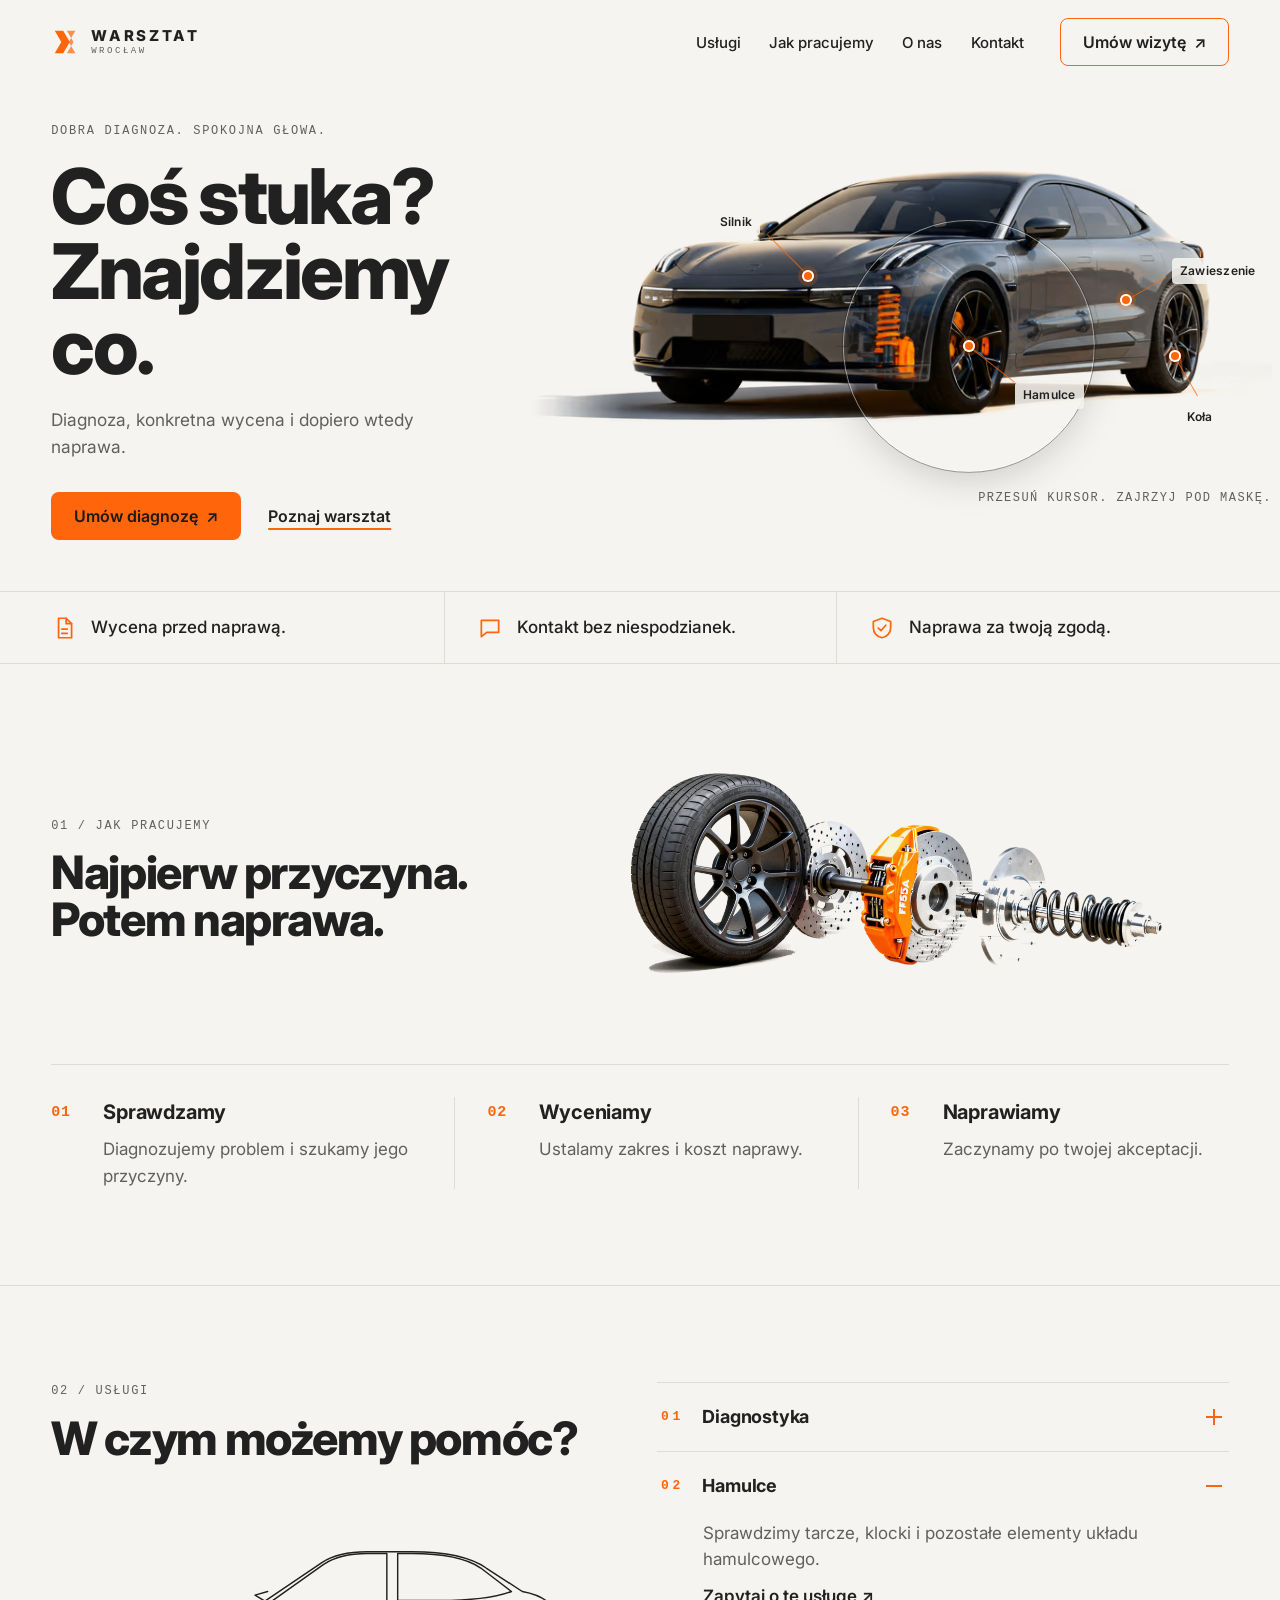
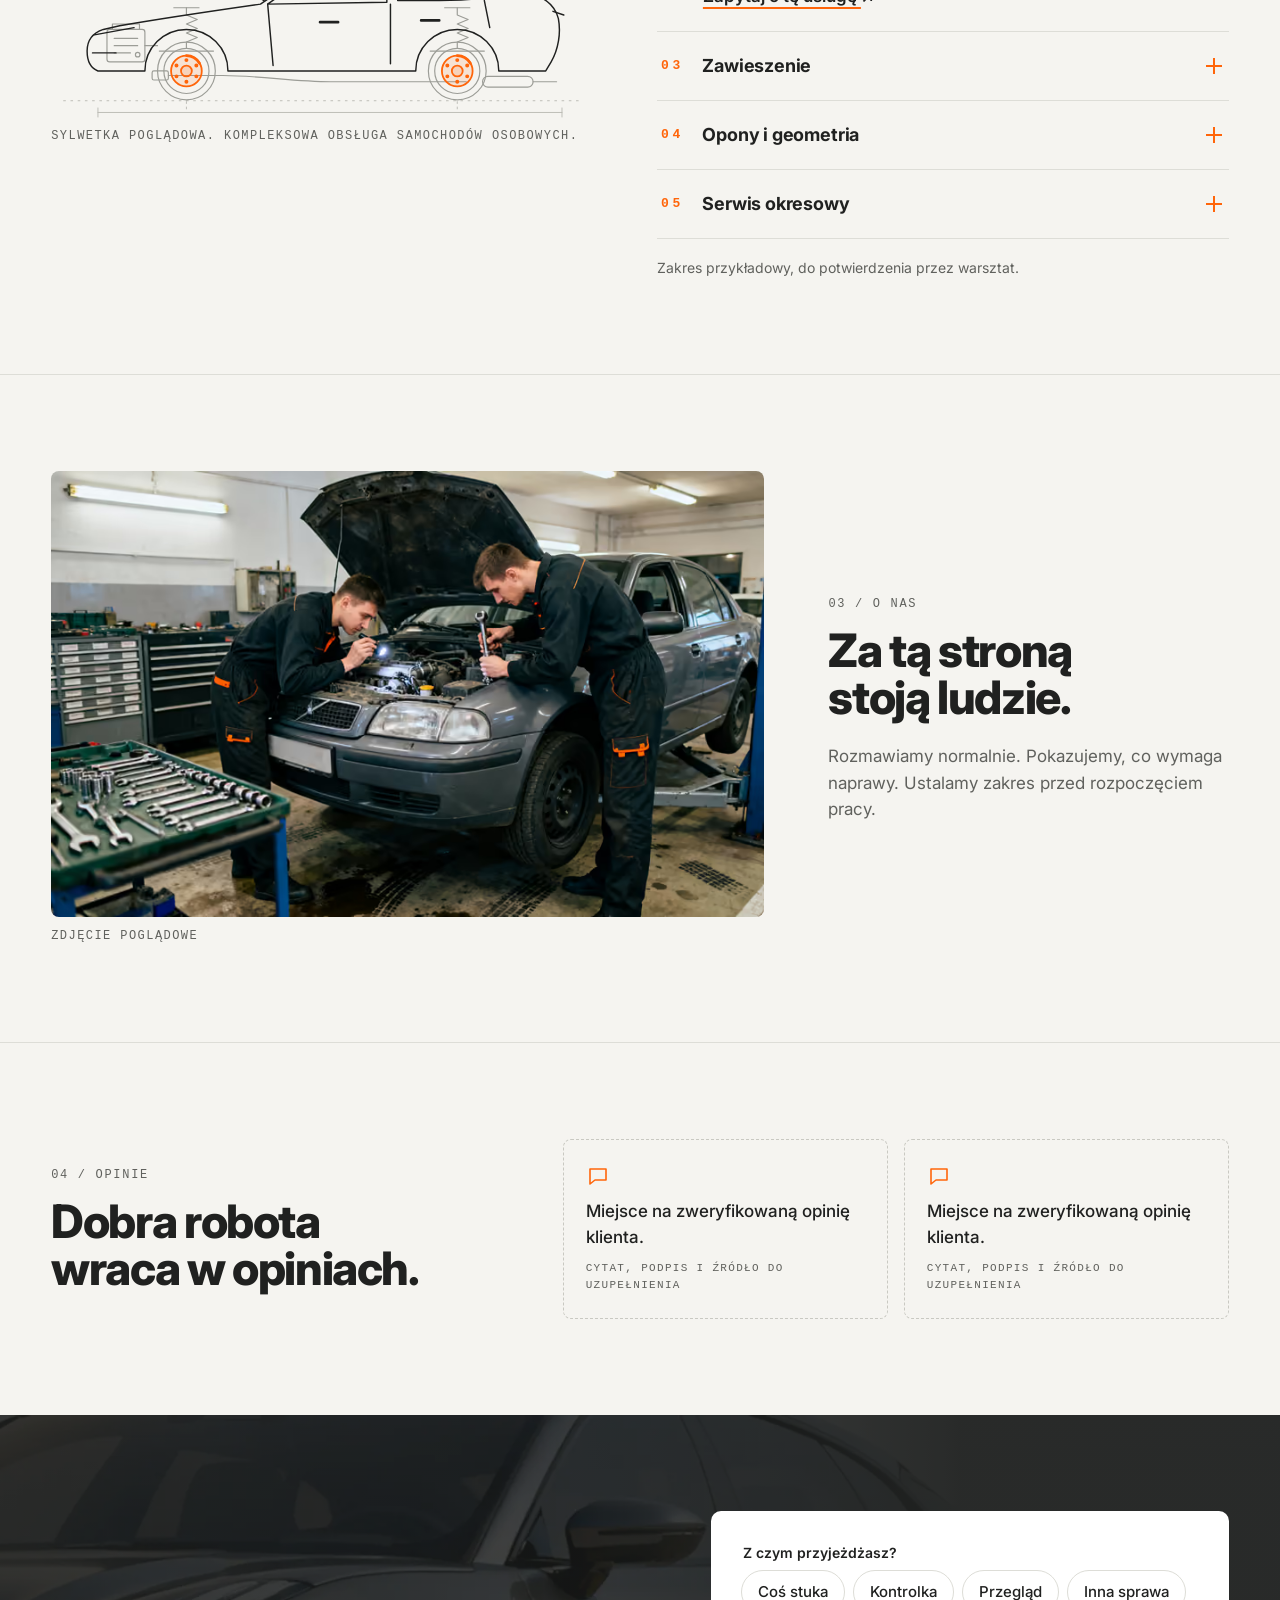
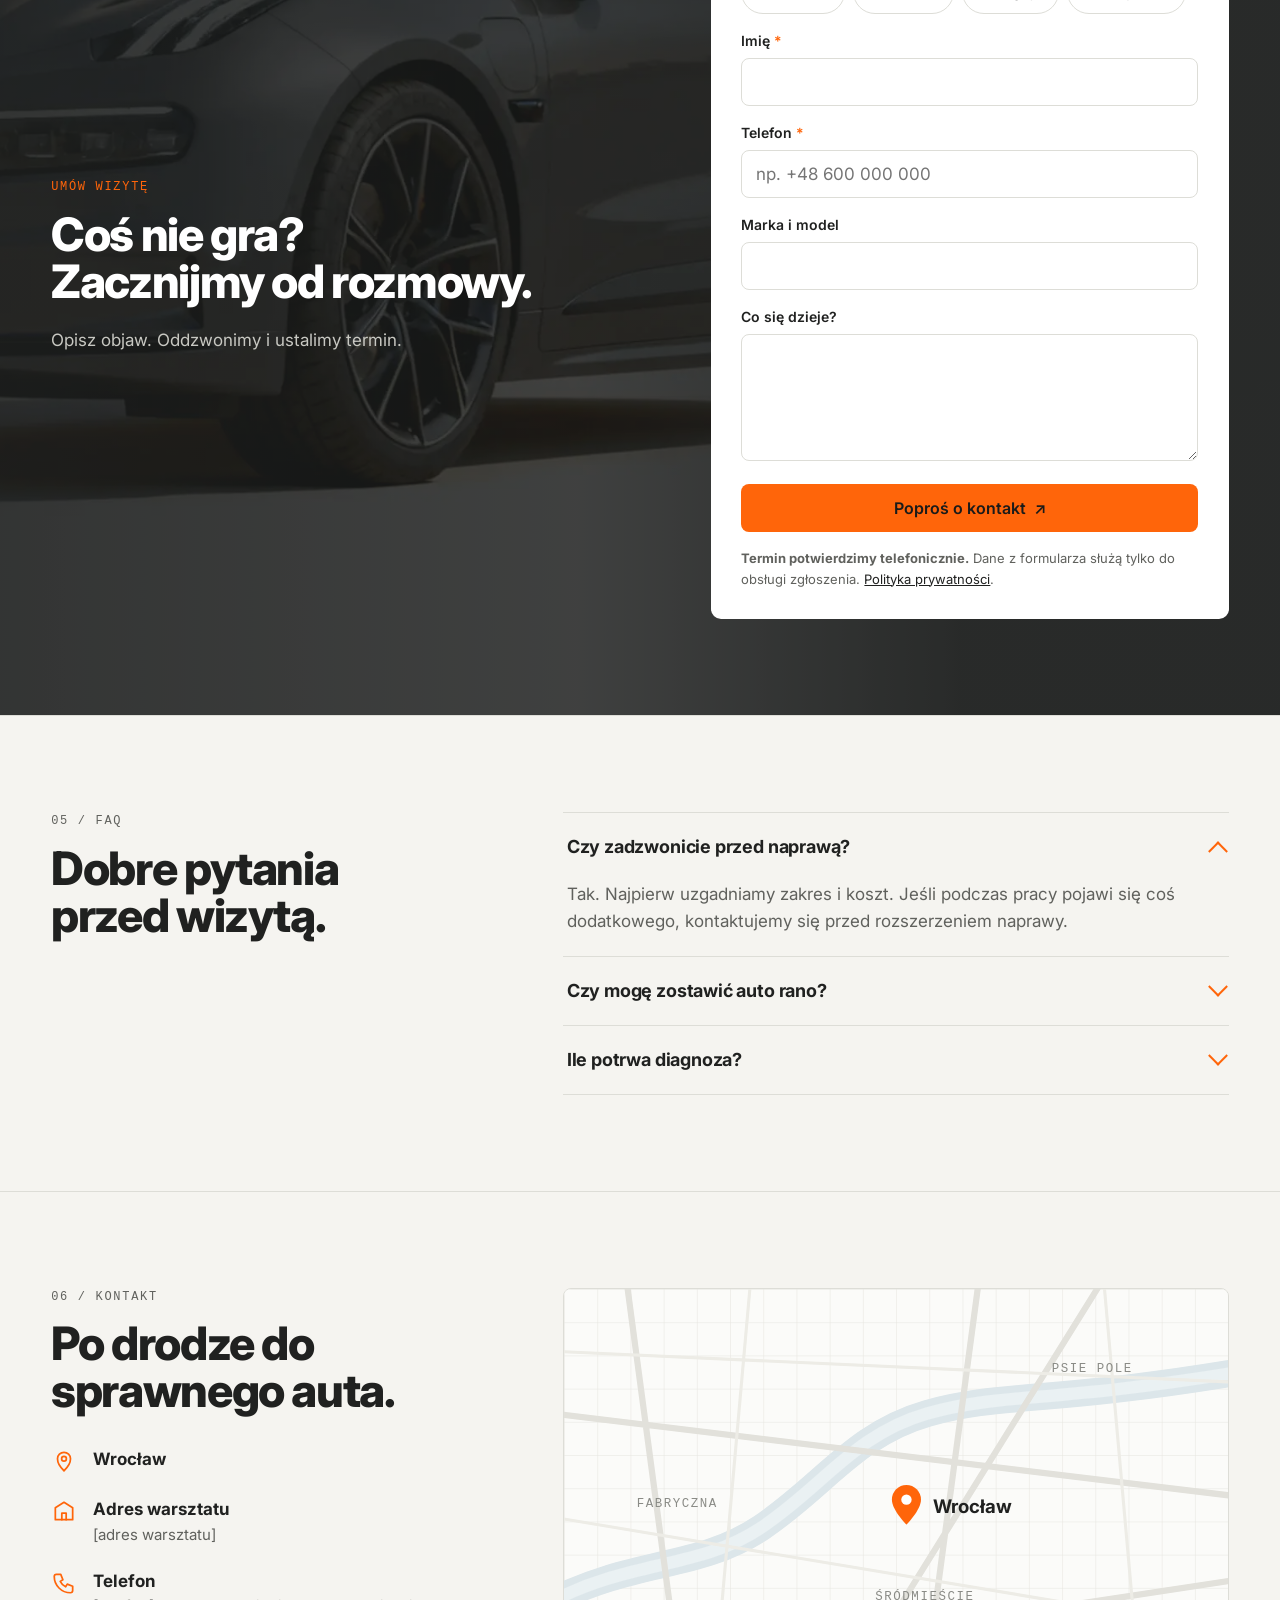
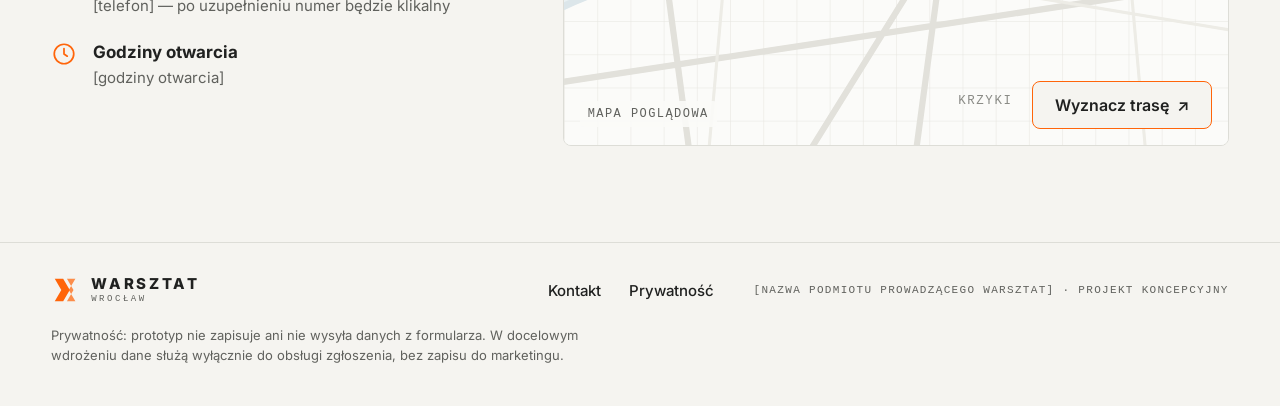
<file: fable/index.html>
<!DOCTYPE html>
<html lang="pl">
<head><meta name="robots" content="noindex">
<meta charset="utf-8">
<meta name="viewport" content="width=device-width, initial-scale=1">
<title>WARSZTAT Wrocław — Coś stuka? Znajdziemy co.</title>
<meta name="description" content="Warsztat samochodowy we Wrocławiu. Diagnoza, konkretna wycena i dopiero wtedy naprawa. Umów diagnozę albo poproś o kontakt.">
<meta name="theme-color" content="#F5F4F0">
<link rel="icon" href="data:image/svg+xml,%3Csvg xmlns='http://www.w3.org/2000/svg' viewBox='0 0 32 32'%3E%3Cpath fill='%23FF650A' d='M4 4h9l7 12-7 12H4l7-12z'/%3E%3Cpath fill='%23FF650A' d='M17 4h9l-7 12 7 12h-9l7-12z' opacity='.75'/%3E%3C/svg%3E">
<script>document.documentElement.classList.add('js')</script>
<link rel="preconnect" href="https://fonts.googleapis.com">
<link rel="preconnect" href="https://fonts.gstatic.com" crossorigin>
<link rel="stylesheet" href="https://fonts.googleapis.com/css2?family=Inter:wght@400;500;700;800&display=swap">
<link rel="stylesheet" href="styles.css">
<link rel="preload" as="image" href="img/car-body-1400.avif" type="image/avif" imagesrcset="img/car-body-800.avif 800w, img/car-body-1400.avif 1400w, img/car-body-2000.avif 2000w" imagesizes="(min-width: 900px) 62vw, 100vw">
</head>
<body>
<a class="skip-link" href="#main">Przejdź do treści</a>

<div class="header-spacer"></div>
<header class="site-header" id="top">
  <div class="wrap site-header__inner">
    <a class="brand" href="#top" aria-label="WARSZTAT Wrocław — strona główna">
      <svg class="brand__mark" viewBox="0 0 32 32" aria-hidden="true" focusable="false"><path fill="#FF650A" d="M4 4h9l7 12-7 12H4l7-12z"/><path fill="#FF650A" opacity=".72" d="M17 4h9l-7 12 7 12h-9l7-12z"/></svg>
      <span class="brand__text"><span class="brand__name">WARSZTAT</span><span class="brand__city">WROCŁAW</span></span>
    </a>
    <nav class="site-nav" aria-label="Główna">
      <button class="menu-toggle" type="button" aria-expanded="false" aria-controls="menu"><span class="menu-toggle__bars" aria-hidden="true"></span><span class="menu-toggle__label">Menu</span></button>
      <a class="btn btn--ghost btn--sm site-nav__mobile-cta" href="#umow-wizyte">Umów</a>
      <div class="site-nav__panel" id="menu">
        <ul class="site-nav__list">
          <li><a href="#uslugi">Usługi</a></li>
          <li><a href="#jak-pracujemy">Jak pracujemy</a></li>
          <li><a href="#o-nas">O nas</a></li>
          <li><a href="#kontakt">Kontakt</a></li>
          <li class="site-nav__cta"><a class="btn btn--ghost" href="#umow-wizyte">Umów wizytę <span class="arr" aria-hidden="true">↗</span></a></li>
        </ul>
      </div>
    </nav>
  </div>
</header>

<main id="main">

<!-- ========== HERO / SKANER ========== -->
<section class="hero" aria-labelledby="hero-title">
  <div class="wrap hero__grid">
    <div class="hero__copy reveal">
      <p class="eyebrow">Dobra diagnoza. Spokojna głowa.</p>
      <h1 class="hero__title" id="hero-title">Coś stuka?<br>Znajdziemy co.</h1>
      <p class="hero__lead">Diagnoza, konkretna wycena i&nbsp;dopiero wtedy naprawa.</p>
      <div class="hero__actions">
        <a class="btn btn--primary" href="#umow-wizyte">Umów diagnozę <span class="arr" aria-hidden="true">↗</span></a>
        <a class="btn btn--link" href="#o-nas">Poznaj warsztat</a>
      </div>
    </div>

    <div class="hero__visual reveal reveal--late">
      <div class="scanner" id="scanner" data-locked="false">
        <div class="scanner__stage">
          <picture class="scanner__body">
            <source type="image/avif" srcset="img/car-body-800.avif 800w, img/car-body-1400.avif 1400w, img/car-body-2000.avif 2000w" sizes="(min-width: 900px) 62vw, 100vw">
            <img src="img/car-body-1400.webp" srcset="img/car-body-800.webp 800w, img/car-body-1400.webp 1400w, img/car-body-2000.webp 2000w" sizes="(min-width: 900px) 62vw, 100vw" width="1748" height="820" alt="Grafitowy samochód osobowy widziany z przodu i z boku, lekko z góry." fetchpriority="high" decoding="async">
          </picture>
          <picture class="scanner__xray" aria-hidden="true">
            <source type="image/avif" srcset="img/car-xray-800.avif 800w, img/car-xray-1400.avif 1400w, img/car-xray-2000.avif 2000w" sizes="(min-width: 900px) 62vw, 100vw">
            <img src="img/car-xray-1400.webp" srcset="img/car-xray-800.webp 800w, img/car-xray-1400.webp 1400w, img/car-xray-2000.webp 2000w" sizes="(min-width: 900px) 62vw, 100vw" width="1748" height="820" alt="" decoding="async">
          </picture>
          <div class="scanner__lens" aria-hidden="true"></div>
          <ul class="hotspots" aria-label="Podzespoły auta">
            <li><button class="hotspot hotspot--tl" type="button" data-service="diagnostyka" data-x="38" data-y="43" style="--hx:38%;--hy:43%" data-title="Silnik" data-num="01" data-text="Kontrolka, nierówna praca, dziwny dźwięk. Sprawdzamy, zanim cokolwiek wymieniamy." aria-expanded="false" aria-controls="hotspot-panel"><span class="hotspot__dot"></span><span class="hotspot__label">Silnik</span></button></li>
            <li><button class="hotspot hotspot--br" type="button" data-service="hamulce" data-x="59.5" data-y="63" style="--hx:59.5%;--hy:63%" data-title="Hamulce" data-num="02" data-text="Pewność przy każdym zatrzymaniu." aria-expanded="false" aria-controls="hotspot-panel"><span class="hotspot__dot"></span><span class="hotspot__label">Hamulce</span></button></li>
            <li><button class="hotspot hotspot--r" type="button" data-service="zawieszenie" data-x="80.5" data-y="50" style="--hx:80.5%;--hy:50%" data-title="Zawieszenie" data-num="03" data-text="Stuki i luzy mają swoją przyczynę. Znajdujemy ją, zanim rozrośnie się w większą naprawę." aria-expanded="false" aria-controls="hotspot-panel"><span class="hotspot__dot"></span><span class="hotspot__label">Zawieszenie</span></button></li>
            <li><button class="hotspot hotspot--bl" type="button" data-service="opony" data-x="87" data-y="66" style="--hx:87%;--hy:66%" data-title="Koła" data-num="04" data-text="Opony, wyważenie i geometria. Auto ma jechać prosto." aria-expanded="false" aria-controls="hotspot-panel"><span class="hotspot__dot"></span><span class="hotspot__label">Koła</span></button></li>
          </ul>
        </div>
      </div>
      <div class="scanner-tabs" role="group" aria-label="Wybierz podzespół">
        <button type="button" class="chip" data-tab="diagnostyka">Silnik</button>
        <button type="button" class="chip" data-tab="hamulce">Hamulce</button>
        <button type="button" class="chip" data-tab="zawieszenie">Zawieszenie</button>
        <button type="button" class="chip" data-tab="opony">Koła</button>
      </div>
      <div class="hotspot-panel" id="hotspot-panel" hidden>
          <p class="hotspot-panel__num mono" data-role="num">01 / HAMULCE</p>
          <p class="hotspot-panel__text" data-role="text">Pewność przy każdym zatrzymaniu.</p>
          <a class="hotspot-panel__link" href="#umow-wizyte" data-ask data-service="hamulce">Zapytaj o tę usługę <span class="arr" aria-hidden="true">↗</span></a>
          <button class="hotspot-panel__close" type="button" data-scan-back>Wróć do skanowania</button>
        </div>
      <p class="scanner__hint mono"><span class="scanner__hint-mouse">Przesuń kursor. Zajrzyj pod maskę.</span><span class="scanner__hint-touch">Dotknij punktu. Zajrzyj pod maskę.</span></p>
    </div>
  </div>
</section>

<!-- ========== ZASADY ========== -->
<section class="principles reveal" aria-label="Trzy zasady">
  <div class="wrap">
    <ul class="principles__list">
      <li><svg class="ico" viewBox="0 0 24 24" aria-hidden="true"><path d="M7 3h7l5 5v13H7z"/><path d="M14 3v5h5M10 13h5M10 17h5"/></svg><span>Wycena przed naprawą.</span></li>
      <li><svg class="ico" viewBox="0 0 24 24" aria-hidden="true"><path d="M4 5h16v11H9l-5 4z"/></svg><span>Kontakt bez niespodzianek.</span></li>
      <li><svg class="ico" viewBox="0 0 24 24" aria-hidden="true"><path d="M12 3l8 3v6c0 4.5-3.5 8-8 9-4.5-1-8-4.5-8-9V6z"/><path d="M8.5 12l2.5 2.5 4.5-5"/></svg><span>Naprawa za twoją zgodą.</span></li>
    </ul>
  </div>
</section>

<!-- ========== JAK PRACUJEMY / HAMULEC ========== -->
<section class="process section" id="jak-pracujemy" aria-labelledby="process-title">
  <div class="wrap">
    <div class="process__top">
      <div class="process__copy reveal">
        <p class="label mono">01 / Jak pracujemy</p>
        <h2 class="h2" id="process-title">Najpierw przyczyna.<br>Potem naprawa.</h2>
      </div>
      <div class="brake" id="brake" style="--p:1" aria-hidden="true">
        <img class="brake__layer brake__layer--hub" src="img/brake-hub-lg.webp" srcset="img/brake-hub-sm.webp 450w, img/brake-hub-lg.webp 900w" sizes="(min-width: 900px) 22vw, 35vw" width="900" height="940" alt="" loading="lazy" decoding="async">
        <img class="brake__layer brake__layer--caliper" src="img/brake-caliper-lg.webp" srcset="img/brake-caliper-sm.webp 240w, img/brake-caliper-lg.webp 480w" sizes="(min-width: 900px) 12vw, 19vw" width="480" height="940" alt="" loading="lazy" decoding="async">
        <img class="brake__layer brake__layer--disc" src="img/brake-disc-lg.webp" srcset="img/brake-disc-sm.webp 190w, img/brake-disc-lg.webp 380w" sizes="(min-width: 900px) 10vw, 15vw" width="380" height="940" alt="" loading="lazy" decoding="async">
        <img class="brake__layer brake__layer--wheel" src="img/brake-wheel-lg.webp" srcset="img/brake-wheel-sm.webp 400w, img/brake-wheel-lg.webp 800w" sizes="(min-width: 900px) 20vw, 32vw" width="800" height="940" alt="" loading="lazy" decoding="async">
      </div>
      <p class="visually-hidden">Ilustracja: rozłożony zespół koła i hamulca — opona z felgą, tarcza, zacisk i kolumna zawieszenia na wspólnej osi.</p>
    </div>
    <ol class="steps reveal">
      <li><span class="steps__num mono">01</span><h3>Sprawdzamy</h3><p>Diagnozujemy problem i&nbsp;szukamy jego przyczyny.</p></li>
      <li><span class="steps__num mono">02</span><h3>Wyceniamy</h3><p>Ustalamy zakres i&nbsp;koszt naprawy.</p></li>
      <li><span class="steps__num mono">03</span><h3>Naprawiamy</h3><p>Zaczynamy po twojej akceptacji.</p></li>
    </ol>
  </div>
</section>

<!-- ========== USŁUGI ========== -->
<section class="services section" id="uslugi" aria-labelledby="services-title">
  <div class="wrap services__grid">
    <div class="services__copy reveal">
      <p class="label mono">02 / Usługi</p>
      <h2 class="h2" id="services-title">W czym możemy pomóc?</h2>
      <figure class="carline" aria-hidden="true">
        <svg class="carline__svg" viewBox="0 0 600 250" fill="none" stroke-linecap="round" stroke-linejoin="round">
          <line class="cl-ground" x1="14" y1="229" x2="586" y2="229" stroke-dasharray="2 6"/>
          <g class="cl-part cl-zawieszenie">
            <path d="M150 126v8l12 5-12 5 12 5-12 5 12 5-12 5v6M450 126v8l12 5-12 5 12 5-12 5 12 5-12 5v6"/>
            <path d="M136 126h28M436 126h28M120 174h60M420 174h60"/>
          </g>
          <g class="cl-part cl-diagnostyka">
            <rect x="62" y="150" width="42" height="36" rx="3"/>
            <path d="M68 150v-6h30v6M70 160h26M70 168h26M70 176h18M104 168h14"/>
            <circle cx="96" cy="178" r="2.5"/>
          </g>
          <g class="cl-part cl-serwis">
            <rect x="112" y="196" width="18" height="10" rx="2"/>
            <path d="M130 201h60c40 0 80 7 120 7h150"/>
            <rect x="478" y="202" width="56" height="12" rx="6"/>
            <path d="M534 208h26"/>
          </g>
          <g class="cl-part cl-hamulce">
            <circle cx="150" cy="196" r="17"/><circle cx="150" cy="196" r="6"/>
            <circle cx="450" cy="196" r="17"/><circle cx="450" cy="196" r="6"/>
            <path class="cl-caliper" d="M150 179a17 17 0 0 1 14.5 8.5M450 179a17 17 0 0 1 14.5 8.5"/>
            <circle cx="150" cy="184" r="1.2"/><circle cx="161" cy="190" r="1.2"/><circle cx="139" cy="190" r="1.2"/><circle cx="150" cy="208" r="1.2"/><circle cx="161" cy="202" r="1.2"/><circle cx="139" cy="202" r="1.2"/>
            <circle cx="450" cy="184" r="1.2"/><circle cx="461" cy="190" r="1.2"/><circle cx="439" cy="190" r="1.2"/><circle cx="450" cy="208" r="1.2"/><circle cx="461" cy="202" r="1.2"/><circle cx="439" cy="202" r="1.2"/>
          </g>
          <g class="cl-part cl-opony">
            <circle cx="150" cy="196" r="32"/><circle cx="150" cy="196" r="25"/>
            <circle cx="450" cy="196" r="32"/><circle cx="450" cy="196" r="25"/>
          </g>
          <g class="cl-body">
            <path d="M52 196c-8-3-12-10-12-22 0-12 6-20 18-24l18-4c46-8 100-16 156-24l68-46c12-8 26-12 50-12h50c34 0 62 4 82 18l40 26c22 4 36 14 40 30 3 16 0 34-8 48l-6 10h-52a46 46 0 0 0-92 0H196a46 46 0 0 0-92 0z"/>
            <path d="M240 122l62-44c12-8 26-12 48-12h22v54zM384 66h16c32 0 58 4 76 16l34 26c-16 6-44 10-80 10h-46z"/>
            <path d="M376 122v66M240 122l6 68M480 118l6 30"/>
            <path d="M298 142h20M410 140h20" stroke-width="3"/>
            <path d="M48 156l44-8M46 176h26M556 130l12 4M236 118l-10-6 14-4"/>
          </g>
          <g class="cl-dim">
            <path d="M52 242h514M52 237v10M566 237v10"/>
            <path d="M150 230v12M450 230v12" stroke-dasharray="2 4"/>
          </g>
        </svg>
        <figcaption class="mono">Sylwetka poglądowa. Kompleksowa obsługa samochodów osobowych.</figcaption>
      </figure>
    </div>

    <div class="services__list reveal">
      <details class="acc" name="uslugi" id="svc-diagnostyka" data-service="diagnostyka">
        <summary class="acc__summary"><span class="acc__num mono">01</span><span class="acc__title">Diagnostyka</span><span class="acc__icon" aria-hidden="true"></span></summary>
        <div class="acc__body"><div class="acc__inner"><p>Świeci kontrolka albo auto zachowuje się inaczej? Sprawdzimy przyczynę.</p><a class="acc__link" href="#umow-wizyte" data-ask data-service="diagnostyka">Zapytaj o tę usługę <span class="arr" aria-hidden="true">↗</span></a></div></div>
      </details>
      <details class="acc" name="uslugi" id="svc-hamulce" data-service="hamulce" open>
        <summary class="acc__summary"><span class="acc__num mono">02</span><span class="acc__title">Hamulce</span><span class="acc__icon" aria-hidden="true"></span></summary>
        <div class="acc__body"><div class="acc__inner"><p>Sprawdzimy tarcze, klocki i&nbsp;pozostałe elementy układu hamulcowego.</p><a class="acc__link" href="#umow-wizyte" data-ask data-service="hamulce">Zapytaj o tę usługę <span class="arr" aria-hidden="true">↗</span></a></div></div>
      </details>
      <details class="acc" name="uslugi" id="svc-zawieszenie" data-service="zawieszenie">
        <summary class="acc__summary"><span class="acc__num mono">03</span><span class="acc__title">Zawieszenie</span><span class="acc__icon" aria-hidden="true"></span></summary>
        <div class="acc__body"><div class="acc__inner"><p>Stuki, luzy, nierówne prowadzenie. Zaczynamy od sprawdzenia.</p><a class="acc__link" href="#umow-wizyte" data-ask data-service="zawieszenie">Zapytaj o tę usługę <span class="arr" aria-hidden="true">↗</span></a></div></div>
      </details>
      <details class="acc" name="uslugi" id="svc-opony" data-service="opony">
        <summary class="acc__summary"><span class="acc__num mono">04</span><span class="acc__title">Opony i&nbsp;geometria</span><span class="acc__icon" aria-hidden="true"></span></summary>
        <div class="acc__body"><div class="acc__inner"><p>Wymiana opon i&nbsp;kontrola ustawienia kół.</p><a class="acc__link" href="#umow-wizyte" data-ask data-service="opony">Zapytaj o tę usługę <span class="arr" aria-hidden="true">↗</span></a></div></div>
      </details>
      <details class="acc" name="uslugi" id="svc-serwis" data-service="serwis">
        <summary class="acc__summary"><span class="acc__num mono">05</span><span class="acc__title">Serwis okresowy</span><span class="acc__icon" aria-hidden="true"></span></summary>
        <div class="acc__body"><div class="acc__inner"><p>Olej, filtry i&nbsp;przegląd zgodny z&nbsp;potrzebami twojego auta.</p><a class="acc__link" href="#umow-wizyte" data-ask data-service="serwis">Zapytaj o tę usługę <span class="arr" aria-hidden="true">↗</span></a></div></div>
      </details>
      <p class="services__note">Zakres przykładowy, do potwierdzenia przez warsztat.</p>
    </div>
  </div>
</section>

<!-- ========== O WARSZTACIE ========== -->
<section class="about section" id="o-nas" aria-labelledby="about-title">
  <div class="wrap about__grid">
    <figure class="about__photo reveal">
      <picture>
        <source type="image/avif" srcset="img/workshop-800.avif 800w, img/workshop-1400.avif 1400w, img/workshop-2000.avif 2000w" sizes="(min-width: 900px) 58vw, 100vw">
        <img src="img/workshop-1400.webp" srcset="img/workshop-800.webp 800w, img/workshop-1400.webp 1400w, img/workshop-2000.webp 2000w" sizes="(min-width: 900px) 58vw, 100vw" width="2496" height="1560" alt="Dwóch mechaników w roboczych kombinezonach sprawdza silnik auta z otwartą maską w hali warsztatu." loading="lazy" decoding="async">
      </picture>
      <figcaption class="mono">Zdjęcie poglądowe</figcaption>
    </figure>
    <div class="about__copy reveal">
      <p class="label mono">03 / O nas</p>
      <h2 class="h2" id="about-title">Za tą stroną stoją ludzie.</h2>
      <p class="lead">Rozmawiamy normalnie. Pokazujemy, co wymaga naprawy. Ustalamy zakres przed rozpoczęciem pracy.</p>
    </div>
  </div>
</section>

<!-- ========== OPINIE ========== -->
<section class="reviews section" id="opinie" aria-labelledby="reviews-title">
  <div class="wrap reviews__grid">
    <div class="reviews__copy reveal">
      <p class="label mono">04 / Opinie</p>
      <h2 class="h2" id="reviews-title">Dobra robota wraca w&nbsp;opiniach.</h2>
    </div>
    <ul class="reviews__list reveal">
      <li class="review"><svg class="ico" viewBox="0 0 24 24" aria-hidden="true"><path d="M4 5h16v11H9l-5 4z"/></svg><p>Miejsce na zweryfikowaną opinię klienta.</p><span class="review__meta mono">Cytat, podpis i źródło do uzupełnienia</span></li>
      <li class="review"><svg class="ico" viewBox="0 0 24 24" aria-hidden="true"><path d="M4 5h16v11H9l-5 4z"/></svg><p>Miejsce na zweryfikowaną opinię klienta.</p><span class="review__meta mono">Cytat, podpis i źródło do uzupełnienia</span></li>
    </ul>
  </div>
</section>

<!-- ========== FORMULARZ ========== -->
<section class="contact-form section section--dark" id="umow-wizyte" aria-labelledby="form-title">
  <div class="contact-form__bg" aria-hidden="true"></div>
  <div class="wrap contact-form__grid">
    <div class="contact-form__copy reveal">
      <p class="label mono label--accent">Umów wizytę</p>
      <h2 class="h2" id="form-title">Coś nie gra?<br>Zacznijmy od rozmowy.</h2>
      <p class="lead">Opisz objaw. Oddzwonimy i&nbsp;ustalimy termin.</p>
    </div>
    <form class="form reveal" id="contact" action="#umow-wizyte" method="get" aria-describedby="form-note">
      <fieldset class="form__topics">
        <legend class="form__label">Z czym przyjeżdżasz?</legend>
        <div class="chips">
          <label class="chip chip--radio"><input type="radio" name="temat" value="Coś stuka"><span>Coś stuka</span></label>
          <label class="chip chip--radio"><input type="radio" name="temat" value="Kontrolka"><span>Kontrolka</span></label>
          <label class="chip chip--radio"><input type="radio" name="temat" value="Przegląd"><span>Przegląd</span></label>
          <label class="chip chip--radio"><input type="radio" name="temat" value="Inna sprawa"><span>Inna sprawa</span></label>
        </div>
      </fieldset>

      <div class="form__row">
        <label class="form__label" for="f-name">Imię <span class="req" aria-hidden="true">*</span></label>
        <input class="input" id="f-name" name="imie" type="text" autocomplete="given-name" required aria-describedby="f-name-err">
        <p class="form__error" id="f-name-err" hidden>Podaj imię, żebyśmy wiedzieli, do kogo dzwonimy.</p>
      </div>
      <div class="form__row">
        <label class="form__label" for="f-phone">Telefon <span class="req" aria-hidden="true">*</span></label>
        <input class="input" id="f-phone" name="telefon" type="tel" inputmode="tel" autocomplete="tel" required aria-describedby="f-phone-err" placeholder="np. +48 600 000 000">
        <p class="form__error" id="f-phone-err" hidden>Podaj numer telefonu, żebyśmy mogli oddzwonić.</p>
      </div>
      <div class="form__row">
        <label class="form__label" for="f-car">Marka i model</label>
        <input class="input" id="f-car" name="auto" type="text" autocomplete="off">
      </div>
      <div class="form__row">
        <label class="form__label" for="f-msg">Co się dzieje?</label>
        <textarea class="input" id="f-msg" name="opis" rows="4"></textarea>
      </div>
      <div class="form__row" id="f-service-row" hidden>
        <label class="form__label" for="f-service">Wybrana usługa</label>
        <select class="input" id="f-service" name="usluga">
          <option value="">Bez wskazania</option>
          <option value="diagnostyka">Diagnostyka</option>
          <option value="hamulce">Hamulce</option>
          <option value="zawieszenie">Zawieszenie</option>
          <option value="opony">Opony i geometria</option>
          <option value="serwis">Serwis okresowy</option>
        </select>
      </div>

      <button class="btn btn--primary btn--block" type="submit" id="f-submit"><span data-role="label">Poproś o kontakt</span> <span class="arr" aria-hidden="true">↗</span></button>
      <p class="form__status" id="f-status" role="status" aria-live="polite"></p>
      <p class="form__note" id="form-note"><strong>Termin potwierdzimy telefonicznie.</strong> Dane z formularza służą tylko do obsługi zgłoszenia. <a href="#prywatnosc">Polityka prywatności</a>.</p>
      <p class="form__nojs">Formularz w tym prototypie jest demonstracyjny. Jeśli nie działa, zadzwoń — numer znajdziesz w <a href="#kontakt">sekcji Kontakt</a>.</p>
    </form>
  </div>
</section>

<!-- ========== FAQ ========== -->
<section class="faq section" id="faq" aria-labelledby="faq-title">
  <div class="wrap faq__grid">
    <div class="faq__copy reveal">
      <p class="label mono">05 / FAQ</p>
      <h2 class="h2" id="faq-title">Dobre pytania przed wizytą.</h2>
    </div>
    <div class="faq__list reveal">
      <details class="acc acc--faq" open>
        <summary class="acc__summary"><span class="acc__title">Czy zadzwonicie przed naprawą?</span><span class="acc__icon" aria-hidden="true"></span></summary>
        <div class="acc__body"><div class="acc__inner"><p>Tak. Najpierw uzgadniamy zakres i&nbsp;koszt. Jeśli podczas pracy pojawi się coś dodatkowego, kontaktujemy się przed rozszerzeniem naprawy.</p></div></div>
      </details>
      <details class="acc acc--faq">
        <summary class="acc__summary"><span class="acc__title">Czy mogę zostawić auto rano?</span><span class="acc__icon" aria-hidden="true"></span></summary>
        <div class="acc__body"><div class="acc__inner"><p>Ustalmy to podczas umawiania wizyty. Potwierdzimy godzinę i&nbsp;sposób przekazania auta.</p></div></div>
      </details>
      <details class="acc acc--faq">
        <summary class="acc__summary"><span class="acc__title">Ile potrwa diagnoza?</span><span class="acc__icon" aria-hidden="true"></span></summary>
        <div class="acc__body"><div class="acc__inner"><p>To zależy od objawu i&nbsp;zakresu sprawdzenia. Przewidywany czas omówimy przy przyjęciu auta.</p></div></div>
      </details>
    </div>
  </div>
</section>

<!-- ========== KONTAKT ========== -->
<section class="contact section" id="kontakt" aria-labelledby="contact-title">
  <div class="wrap contact__grid">
    <div class="contact__copy reveal">
      <p class="label mono">06 / Kontakt</p>
      <h2 class="h2" id="contact-title">Po drodze do sprawnego auta.</h2>
      <ul class="contact__list">
        <li><svg class="ico" viewBox="0 0 24 24" aria-hidden="true"><path d="M12 21s-6-5.5-6-11a6 6 0 0 1 12 0c0 5.5-6 11-6 11z"/><circle cx="12" cy="10" r="2.2"/></svg><div><strong>Wrocław</strong></div></li>
        <li><svg class="ico" viewBox="0 0 24 24" aria-hidden="true"><path d="M4 20V9l8-5 8 5v11z"/><path d="M10 20v-6h4v6"/></svg><div><strong>Adres warsztatu</strong><span class="placeholder">[adres warsztatu]</span></div></li>
        <li><svg class="ico" viewBox="0 0 24 24" aria-hidden="true"><path d="M5 4h4l2 5-2.5 1.5a11 11 0 0 0 5 5L15 13l5 2v4a2 2 0 0 1-2 2A15 15 0 0 1 3 6a2 2 0 0 1 2-2z"/></svg><div><strong>Telefon</strong><span class="placeholder">[telefon] — po uzupełnieniu numer będzie klikalny</span></div></li>
        <li><svg class="ico" viewBox="0 0 24 24" aria-hidden="true"><circle cx="12" cy="12" r="9"/><path d="M12 7v5l3 2"/></svg><div><strong>Godziny otwarcia</strong><span class="placeholder">[godziny otwarcia]</span></div></li>
      </ul>
    </div>
    <div class="map reveal">
      <svg class="map__svg" viewBox="0 0 640 440" aria-hidden="true">
        <defs><pattern id="grid" width="32" height="32" patternUnits="userSpaceOnUse"><path d="M32 0H0v32" fill="none" stroke="#E6E5E0" stroke-width="1"/></pattern></defs>
        <rect width="640" height="440" fill="#FBFBF9"/>
        <rect width="640" height="440" fill="url(#grid)"/>
        <path d="M-10 300c80-40 140-30 200-70s90-90 160-110 120-10 300-40" fill="none" stroke="#DCE6EA" stroke-width="26" stroke-linecap="round"/>
        <path d="M-10 300c80-40 140-30 200-70s90-90 160-110 120-10 300-40" fill="none" stroke="#EAF1F3" stroke-width="12" stroke-linecap="round"/>
        <g fill="none" stroke="#E2E1DB" stroke-width="6" stroke-linecap="round"><path d="M60-10L120 440M-10 120L650 200M-10 380L650 280M400-10L340 440M240 440L520-10"/></g>
        <g fill="none" stroke="#EDECE6" stroke-width="3"><path d="M-10 60L650 90M-10 220L650 330M180-10L140 440M520-10L560 440"/></g>
        <g class="map__labels" fill="#8A8B86" font-size="12" font-family="ui-monospace, SFMono-Regular, Menlo, monospace" letter-spacing="1.5"><text x="470" y="80">PSIE POLE</text><text x="70" y="210">FABRYCZNA</text><text x="300" y="300">ŚRÓDMIEŚCIE</text><text x="380" y="400">KRZYKI</text></g>
        <g transform="translate(330 205)"><path d="M0 22S-14 8-14-2a14 14 0 0 1 28 0C14 8 0 22 0 22z" fill="#FF650A"/><circle cy="-2" r="5" fill="#fff"/></g>
        <text x="356" y="216" fill="#202120" font-size="18" font-weight="700" font-family="Inter, system-ui, sans-serif">Wrocław</text>
      </svg>
      <span class="map__badge mono">Mapa poglądowa</span>
      <a class="btn btn--ghost map__cta" href="https://www.google.com/maps/search/?api=1&query=Wroc%C5%82aw" target="_blank" rel="noopener">Wyznacz trasę <span class="arr" aria-hidden="true">↗</span></a>
    </div>
  </div>
</section>

</main>

<footer class="site-footer" id="prywatnosc">
  <div class="wrap site-footer__inner">
    <a class="brand" href="#top" aria-label="WARSZTAT Wrocław — do góry">
      <svg class="brand__mark" viewBox="0 0 32 32" aria-hidden="true" focusable="false"><path fill="#FF650A" d="M4 4h9l7 12-7 12H4l7-12z"/><path fill="#FF650A" opacity=".72" d="M17 4h9l-7 12 7 12h-9l7-12z"/></svg>
      <span class="brand__text"><span class="brand__name">WARSZTAT</span><span class="brand__city">WROCŁAW</span></span>
    </a>
    <ul class="site-footer__links">
      <li><a href="#kontakt">Kontakt</a></li>
      <li><a href="#prywatnosc">Prywatność</a></li>
    </ul>
    <p class="site-footer__meta mono">[nazwa podmiotu prowadzącego warsztat] · Projekt koncepcyjny</p>
  </div>
  <div class="wrap"><p class="site-footer__privacy">Prywatność: prototyp nie zapisuje ani nie wysyła danych z formularza. W docelowym wdrożeniu dane służą wyłącznie do obsługi zgłoszenia, bez zapisu do marketingu.</p></div>
</footer>

<script src="main.js" defer></script>
</body>
</html>
</file>
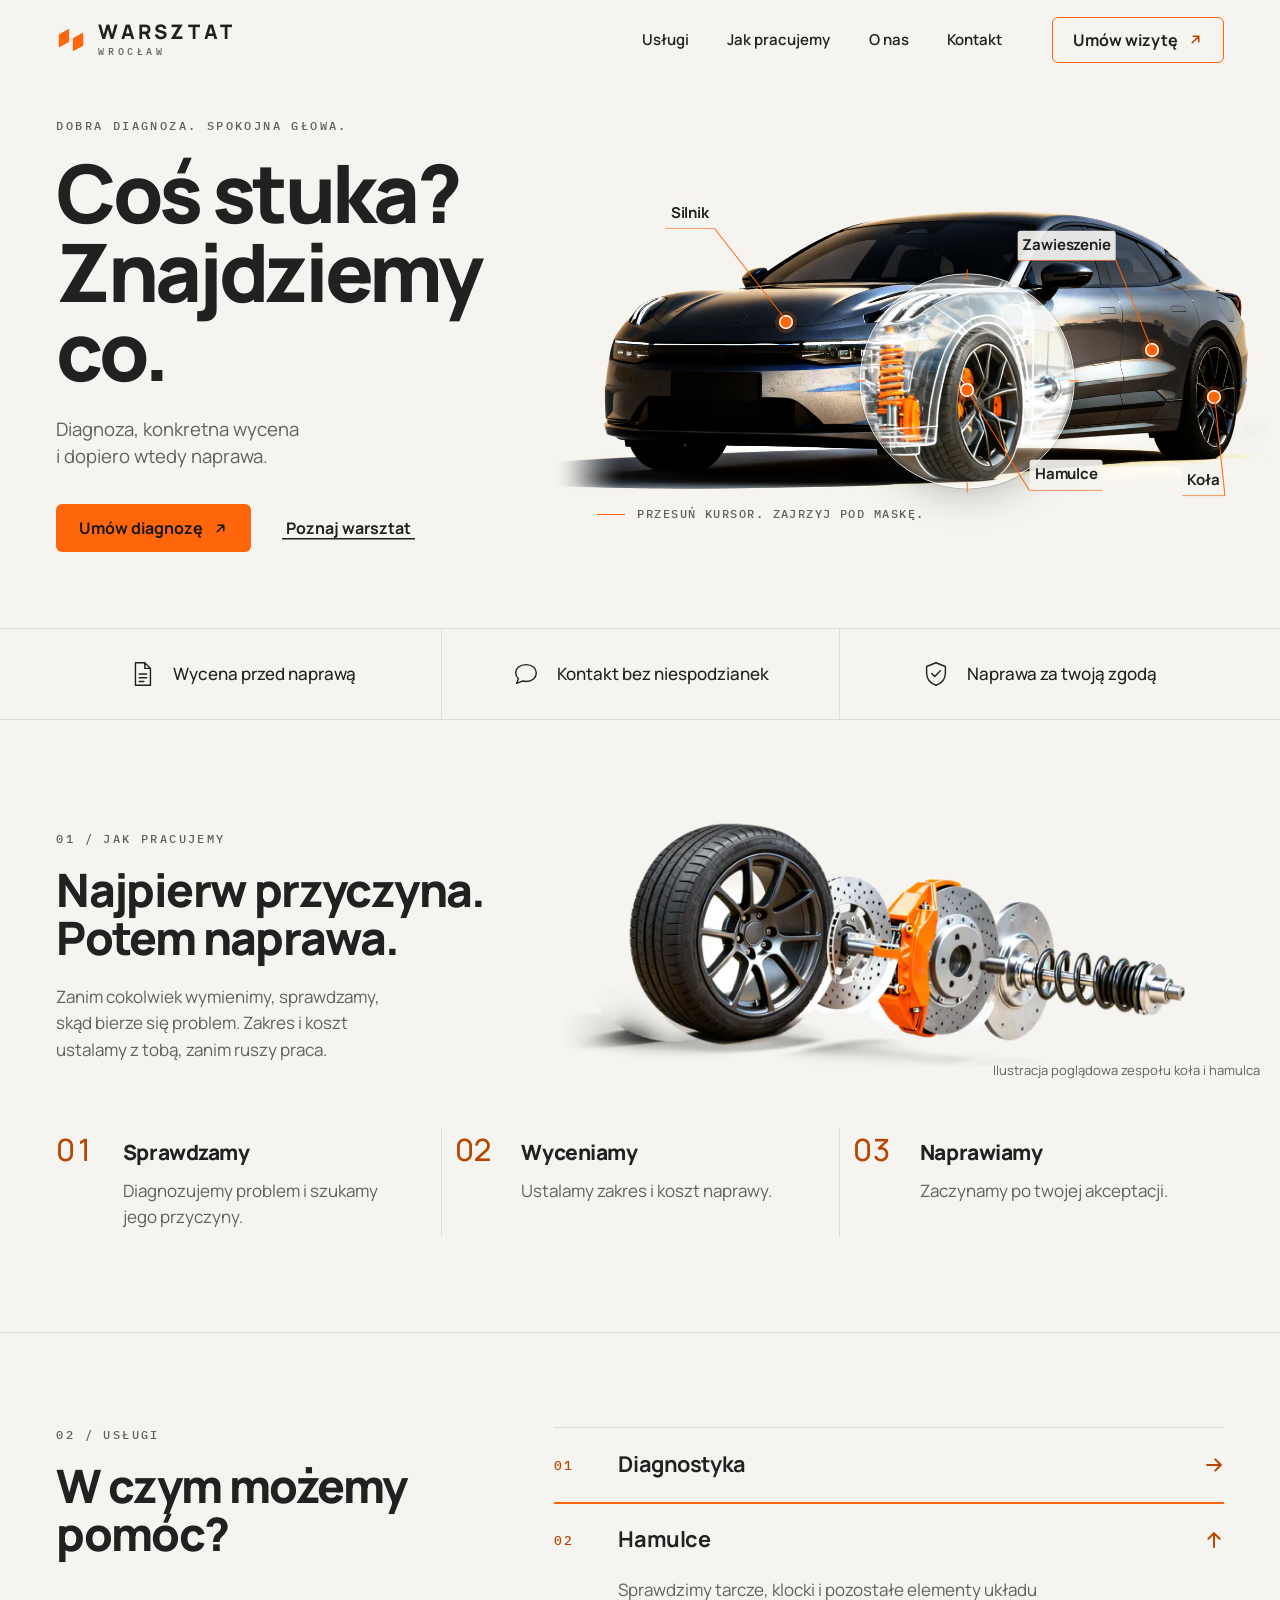
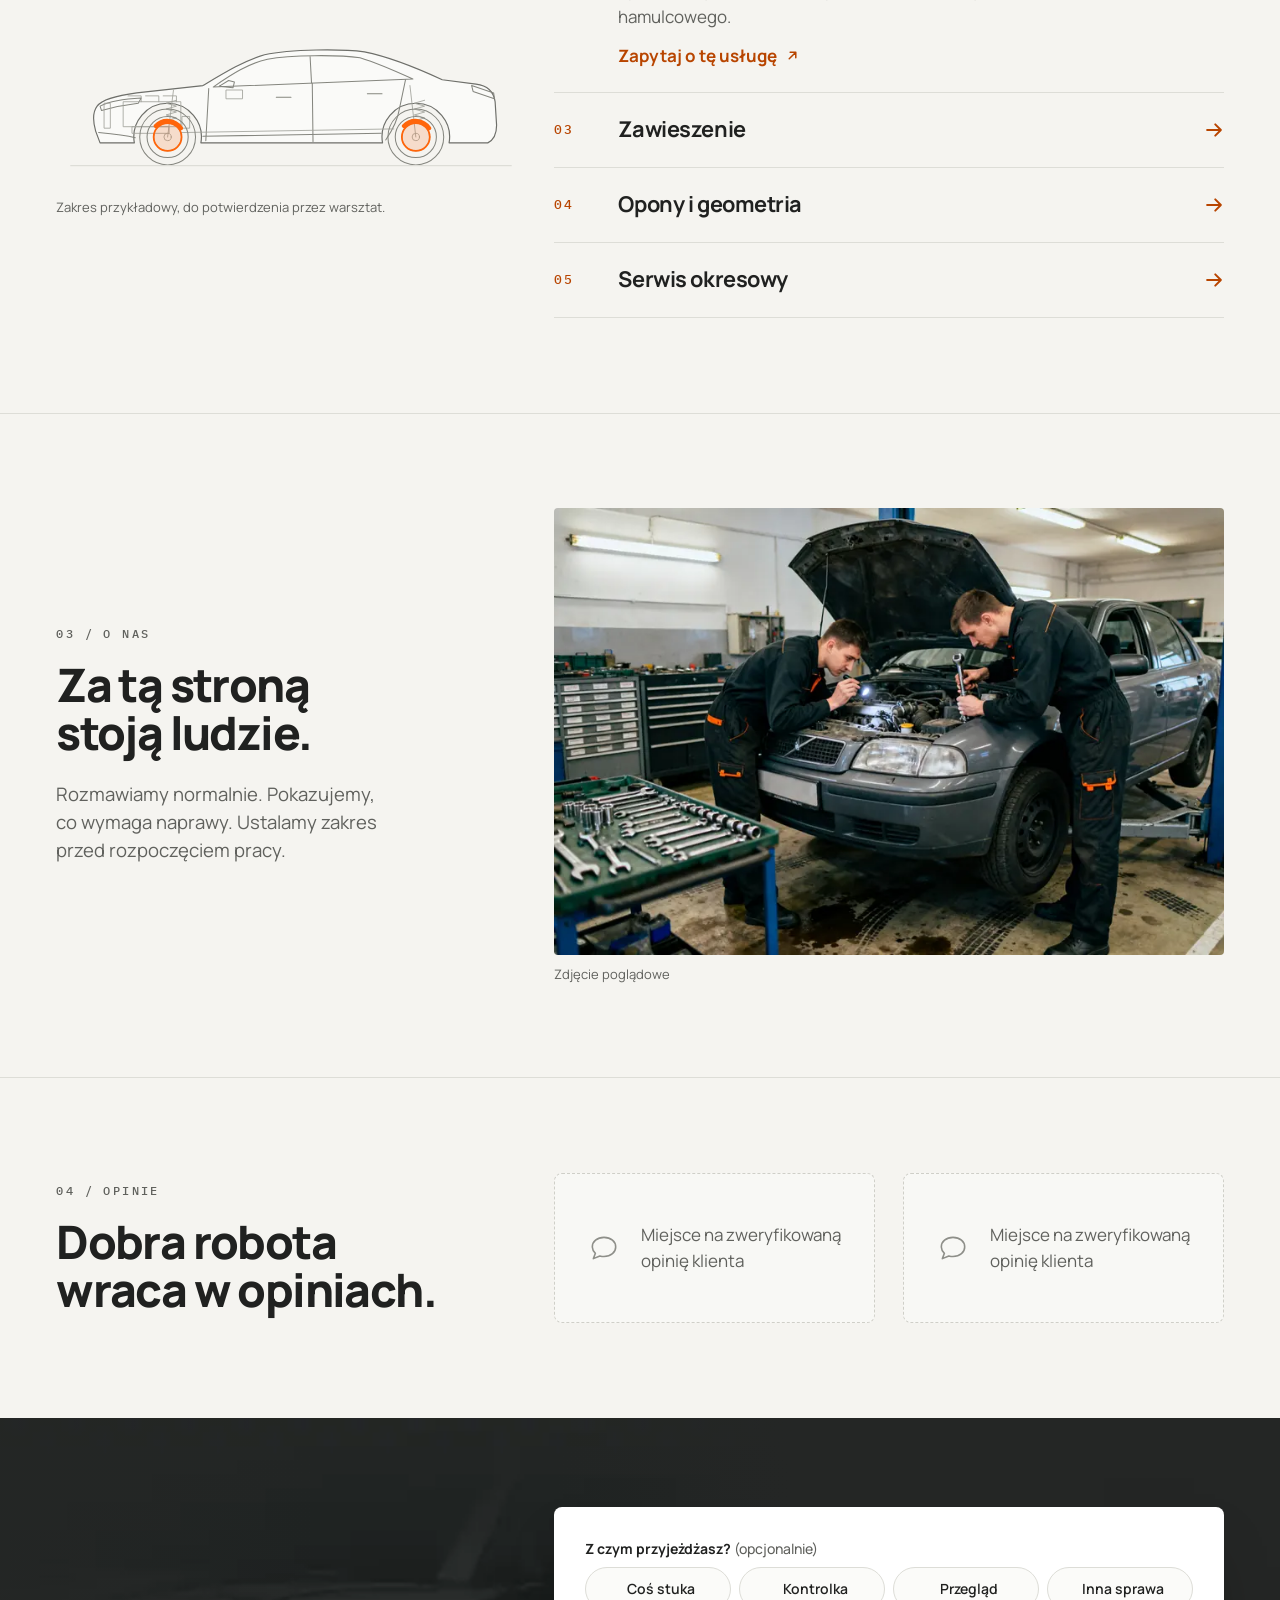
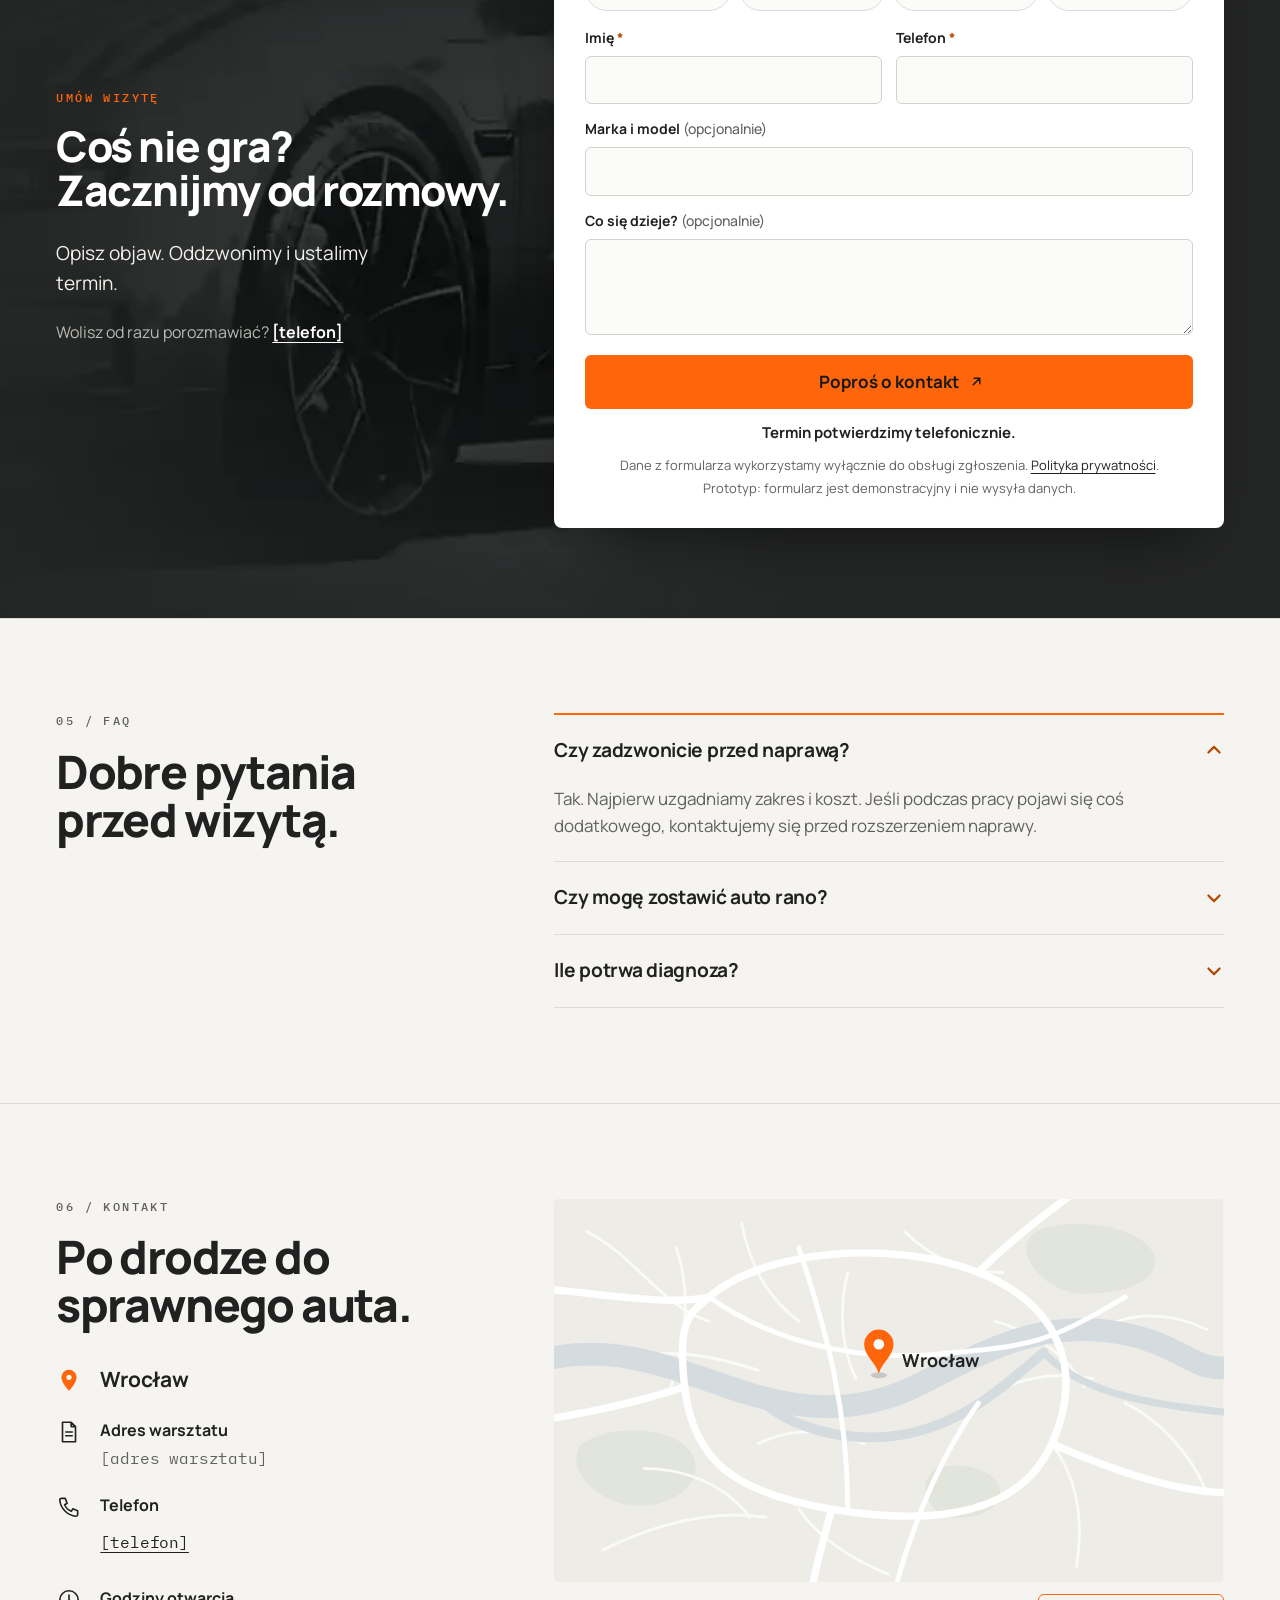
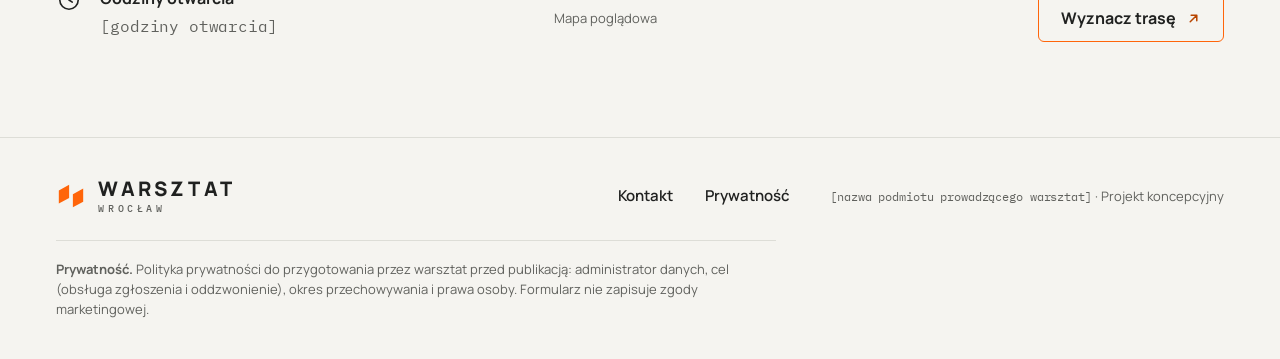
<file: opus-v2/index.html>
<!doctype html>
<html lang="pl">
<head><meta name="robots" content="noindex">
<meta charset="utf-8">
<meta name="viewport" content="width=device-width, initial-scale=1">
<title>WARSZTAT Wrocław — diagnoza, wycena, naprawa</title>
<meta name="description" content="Lokalny warsztat samochodowy we Wrocławiu. Najpierw diagnoza i konkretna wycena, naprawa dopiero po twojej akceptacji. Projekt koncepcyjny.">
<meta name="theme-color" content="#F5F4F0">
<script>document.documentElement.classList.add("js")</script>
<link rel="preconnect" href="https://fonts.googleapis.com">
<link rel="preconnect" href="https://fonts.gstatic.com" crossorigin>
<link rel="stylesheet" href="https://fonts.googleapis.com/css2?family=IBM+Plex+Mono:wght@500&family=Manrope:wght@400;500;600;700;800&display=swap">
<link rel="preload" as="image" href="img/car-body-1400.webp" imagesrcset="img/car-body-800.webp 800w, img/car-body-1400.webp 1400w, img/car-body-1880.webp 1880w" imagesizes="(min-width: 1024px) 66vw, 100vw">
<link rel="stylesheet" href="styles.css">
<link rel="icon" href="data:image/svg+xml,%3Csvg xmlns='http://www.w3.org/2000/svg' viewBox='0 0 32 32'%3E%3Cpath fill='%23FF650A' d='M3 10 14 4v14L3 24zM18 14l11-6v14l-11 6z'/%3E%3C/svg%3E">
</head>
<body>
<a class="skip" href="#main">Przejdź do treści</a>

<svg width="0" height="0" class="sprite" aria-hidden="true" focusable="false">
  <symbol id="i-arrow-ne" viewBox="0 0 16 16"><path d="M4.5 11.5 11.5 4.5M5.5 4.5h6v6" fill="none" stroke="currentColor" stroke-width="1.6" stroke-linecap="round" stroke-linejoin="round"/></symbol>
  <symbol id="i-arrow-e" viewBox="0 0 16 16"><path d="M2.5 8h11M9 3.5 13.5 8 9 12.5" fill="none" stroke="currentColor" stroke-width="1.6" stroke-linecap="round" stroke-linejoin="round"/></symbol>
  <symbol id="i-chev" viewBox="0 0 16 16"><path d="M3.5 6 8 10.5 12.5 6" fill="none" stroke="currentColor" stroke-width="1.7" stroke-linecap="round" stroke-linejoin="round"/></symbol>
  <symbol id="i-logo" viewBox="0 0 32 32"><path d="M3 10 14 4v14L3 24zM18 14l11-6v14l-11 6z"/></symbol>
</svg>

<div class="header-space">
<header class="site-header" id="top">
  <div class="wrap header-bar">
    <a class="brand" href="#top" aria-label="WARSZTAT Wrocław — początek strony">
      <svg class="brand__mark" aria-hidden="true"><use href="#i-logo"/></svg>
      <span class="brand__text"><span class="brand__name">WARSZTAT</span><span class="brand__city">WROCŁAW</span></span>
    </a>
    <nav class="nav" aria-label="Główna nawigacja">
      <button class="nav__toggle" type="button" aria-expanded="false" aria-controls="nav-menu">
        <span class="nav__toggle-lines" aria-hidden="true"></span><span class="nav__toggle-text">Menu</span>
      </button>
      <ul class="nav__list" id="nav-menu">
        <li><a href="#uslugi">Usługi</a></li>
        <li><a href="#jak-pracujemy">Jak pracujemy</a></li>
        <li><a href="#o-nas">O nas</a></li>
        <li><a href="#kontakt">Kontakt</a></li>
      </ul>
    </nav>
    <a class="btn btn--outline header-cta" href="#umow"><span class="header-cta__long">Umów wizytę</span><span class="header-cta__short">Umów</span><svg class="ico" aria-hidden="true"><use href="#i-arrow-ne"/></svg></a>
  </div>
</header>
</div>

<main id="main">

<!-- HERO -->
<section class="hero" aria-labelledby="hero-title">
  <div class="wrap g12 hero__grid">
    <div class="hero__copy col-l">
      <p class="eyebrow">Dobra diagnoza. Spokojna głowa.</p>
      <h1 id="hero-title" class="hero__title">Coś stuka?<br> Znajdziemy co.</h1>
      <p class="hero__lead">Diagnoza, konkretna wycena <br class="br-lg">i&nbsp;dopiero wtedy naprawa.</p>
      <div class="hero__actions">
        <a class="btn btn--primary" href="#umow" data-service="Diagnostyka">Umów diagnozę<svg class="ico" aria-hidden="true"><use href="#i-arrow-ne"/></svg></a>
        <a class="btn btn--text" href="#o-nas">Poznaj warsztat</a>
      </div>
    </div>

    <div class="hero__visual col-r">
      <div class="scan" id="scanner">
        <div class="scan__stage">
          <img class="scan__body" src="img/car-body-1400.webp" srcset="img/car-body-800.webp 800w, img/car-body-1400.webp 1400w, img/car-body-1880.webp 1880w" sizes="(min-width: 1024px) 66vw, 100vw" width="1880" height="820" alt="Grafitowy sedan w jasnym studiu, widok z przodu i z boku." fetchpriority="high" decoding="async">
          <img class="scan__xray" src="img/car-xray-1400.webp" srcset="img/car-xray-800.webp 800w, img/car-xray-1400.webp 1400w, img/car-xray-1880.webp 1880w" sizes="(min-width: 1024px) 66vw, 100vw" width="1880" height="820" alt="" decoding="async">
          <div class="lens" aria-hidden="true"><span class="lens__tick lens__tick--n"></span><span class="lens__tick lens__tick--e"></span><span class="lens__tick lens__tick--s"></span><span class="lens__tick lens__tick--w"></span></div>
          <div class="hotspots" role="group" aria-label="Podzespoły auta">
            <button class="hs hs--l" type="button" data-part="silnik" aria-label="Silnik" style="--x:32.4%;--y:43%;--ang:-128deg;--len:118px" aria-expanded="false" aria-controls="scan-panel"><span class="hs__dot" aria-hidden="true"></span><span class="hs__label">Silnik</span></button>
            <button class="hs hs--l" type="button" data-part="zawieszenie" aria-label="Zawieszenie" style="--x:83.3%;--y:52%;--ang:-112deg;--len:96px" aria-expanded="false" aria-controls="scan-panel"><span class="hs__dot" aria-hidden="true"></span><span class="hs__label">Zawieszenie</span></button>
            <button class="hs hs--r" type="button" data-part="hamulce" aria-label="Hamulce" style="--x:57.6%;--y:65%;--ang:58deg;--len:118px" aria-expanded="false" aria-controls="scan-panel"><span class="hs__dot" aria-hidden="true"></span><span class="hs__label">Hamulce</span></button>
            <button class="hs hs--l" type="button" data-part="kola" aria-label="Koła" style="--x:92%;--y:67%;--ang:84deg;--len:100px" aria-expanded="false" aria-controls="scan-panel"><span class="hs__dot" aria-hidden="true"></span><span class="hs__label">Koła</span></button>
          </div>
        </div>
        <div class="scan-panel" id="scan-panel" hidden>
          <p class="scan-panel__kicker"><span data-panel="num">01</span> / <span data-panel="name">Hamulce</span></p>
          <p class="scan-panel__text" data-panel="text">Pewność przy każdym zatrzymaniu.</p>
          <div class="scan-panel__actions">
            <a class="link-arrow" href="#umow" data-panel="link" data-service="Hamulce">Zapytaj o tę usługę<svg class="ico" aria-hidden="true"><use href="#i-arrow-ne"/></svg></a>
            <button class="scan-panel__close" type="button">Wróć do skanowania</button>
          </div>
        </div>
      </div>
      <p class="scan-hint"><span class="scan-hint__line" aria-hidden="true"></span><span class="hint-pointer">Przesuń kursor. Zajrzyj pod maskę.</span><span class="hint-touch">Dotknij punktu. Zajrzyj pod maskę.</span></p>
      <div class="scan-chips" role="group" aria-label="Wybierz podzespół">
        <button type="button" class="chip" data-part="hamulce" aria-pressed="false">Hamulce</button>
        <button type="button" class="chip" data-part="silnik" aria-pressed="false">Silnik</button>
        <button type="button" class="chip" data-part="zawieszenie" aria-pressed="false">Zawieszenie</button>
        <button type="button" class="chip" data-part="kola" aria-pressed="false">Koła</button>
      </div>
    </div>
  </div>
</section>

<!-- ZASADY -->
<section class="rules" aria-label="Nasze zasady">
  <div class="wrap">
    <ul class="rules__list g12 reveal">
      <li class="col-4"><svg class="rules__icon" viewBox="0 0 32 32" aria-hidden="true"><path d="M9 4h10l6 6v18H9z M19 4v6h6 M13 16h8M13 20h8M13 24h5"/></svg><span>Wycena przed naprawą</span></li>
      <li class="col-4"><svg class="rules__icon" viewBox="0 0 32 32" aria-hidden="true"><path d="M16 6c6.6 0 11 4 11 9s-4.4 9-11 9c-1.4 0-2.7-.2-3.9-.5L6 26l1.9-5A8.4 8.4 0 0 1 5 15c0-5 4.4-9 11-9z"/></svg><span>Kontakt bez niespodzianek</span></li>
      <li class="col-4"><svg class="rules__icon" viewBox="0 0 32 32" aria-hidden="true"><path d="M16 4 26 8v7c0 6.5-4.2 11-10 13C10.2 26 6 21.5 6 15V8z M11.5 15.5l3.2 3.2 6-6.2"/></svg><span>Naprawa za twoją zgodą</span></li>
    </ul>
  </div>
</section>

<!-- 01 JAK PRACUJEMY -->
<section class="process section" id="jak-pracujemy" aria-labelledby="process-title">
  <div class="wrap">
    <div class="process__top g12">
      <div class="process__copy col-l">
        <p class="eyebrow">01 / Jak pracujemy</p>
        <h2 class="h2" id="process-title">Najpierw przyczyna.<br> Potem naprawa.</h2>
        <p class="process__lead">Zanim cokolwiek wymienimy, sprawdzamy, skąd bierze się problem. Zakres i koszt ustalamy z tobą, zanim ruszy praca.</p>
      </div>
      <figure class="brake col-r" id="brake" style="--p:1">
        <div class="brake__stage">
          <img class="brake__layer brake__shadow" src="img/brake-shadow-1400.webp" srcset="img/brake-shadow-800.webp 800w, img/brake-shadow-1400.webp 1400w, img/brake-shadow-2000.webp 2000w" sizes="(min-width: 1024px) 60vw, 100vw" width="2480" height="880" alt="" loading="lazy" decoding="async">
          <img class="brake__layer brake__hub" src="img/brake-hub-1400.webp" srcset="img/brake-hub-800.webp 800w, img/brake-hub-1400.webp 1400w, img/brake-hub-2000.webp 2000w" sizes="(min-width: 1024px) 60vw, 100vw" width="2480" height="880" alt="" loading="lazy" decoding="async">
          <img class="brake__layer brake__caliper" src="img/brake-caliper-1400.webp" srcset="img/brake-caliper-800.webp 800w, img/brake-caliper-1400.webp 1400w, img/brake-caliper-2000.webp 2000w" sizes="(min-width: 1024px) 60vw, 100vw" width="2480" height="880" alt="" loading="lazy" decoding="async">
          <img class="brake__layer brake__disc" src="img/brake-disc-1400.webp" srcset="img/brake-disc-800.webp 800w, img/brake-disc-1400.webp 1400w, img/brake-disc-2000.webp 2000w" sizes="(min-width: 1024px) 60vw, 100vw" width="2480" height="880" alt="" loading="lazy" decoding="async">
          <img class="brake__layer brake__wheel" src="img/brake-wheel-1400.webp" srcset="img/brake-wheel-800.webp 800w, img/brake-wheel-1400.webp 1400w, img/brake-wheel-2000.webp 2000w" sizes="(min-width: 1024px) 60vw, 100vw" width="2480" height="880" alt="Rozłożony zespół: koło, tarcza hamulcowa, zacisk z tarczą oraz piasta z amortyzatorem na jednej osi." loading="lazy" decoding="async">
        </div>
        <figcaption class="caption">Ilustracja poglądowa zespołu koła i hamulca</figcaption>
      </figure>
    </div>
    <ol class="steps g12 reveal">
      <li class="step col-4"><span class="step__num">01</span><div><h3 class="step__title">Sprawdzamy</h3><p>Diagnozujemy problem i szukamy jego przyczyny.</p></div></li>
      <li class="step col-4"><span class="step__num">02</span><div><h3 class="step__title">Wyceniamy</h3><p>Ustalamy zakres i koszt naprawy.</p></div></li>
      <li class="step col-4"><span class="step__num">03</span><div><h3 class="step__title">Naprawiamy</h3><p>Zaczynamy po twojej akceptacji.</p></div></li>
    </ol>
  </div>
</section>

<!-- 02 USŁUGI -->
<section class="services section" id="uslugi" aria-labelledby="services-title">
  <div class="wrap g12 services__grid">
    <div class="services__intro col-l">
      <p class="eyebrow">02 / Usługi</p>
      <h2 class="h2" id="services-title">W czym możemy <br class="br-lg">pomóc?</h2>
      <div class="profile" aria-hidden="true">
        <svg class="profile__svg" id="profile" data-active="hamulce" viewBox="0 0 640 250" focusable="false">
          <g class="pf-base">
            <path class="pf-body" d="M60 200 54 184C50 170 50 158 56 150C62 142 80 136 110 132L200 122C230 104 256 88 284 80C320 72 390 72 420 76C460 84 496 100 526 114L572 120C588 122 596 130 598 144L600 176C600 188 596 196 588 200H535.3A46 46 0 1 0 444.7 200H197.3A46 46 0 1 0 106.7 200Z"/>
            <path d="M214 124C240 106 262 92 288 86 320 80 386 80 414 84 440 92 462 102 486 113Z M346 82 348 119"/>
            <path d="M208 126 204 197M349 119 350 198M476 114 468 152C465 172 456 186 449 196M300 138h20M424 133h20M200 191 443 187M58 186C80 188 96 190 108 193"/>
            <path d="M222 123l13-8 8 2-2 8z M60 150C72 144 96 140 116 139L112 146C94 148 76 152 62 156Z M566 122 596 132 597 140 568 130Z"/>
            <path class="pf-thin" d="M92 144h78v34H92z M98 136h18v8M122 136h18v8M146 136h18v8 M66 146h8v34h-8z M232 128h22v12h-22z M170 186 460 181 M104 178h50v9h-50z M172 164h10v16h-10z"/>
            <path class="pf-thin" d="M152 192 160 128M490 192 482 122 M150 170l14-4-14-4 14-4-14-4 14-4-14-4 14-4 M488 170l14-4-14-4 14-4-14-4 14-4-14-4 14-4"/>
            <circle cx="152" cy="192" r="38"/><circle cx="152" cy="192" r="28"/><circle class="pf-thin" cx="152" cy="192" r="19"/><circle class="pf-thin" cx="152" cy="192" r="5"/>
            <circle cx="490" cy="192" r="38"/><circle cx="490" cy="192" r="28"/><circle class="pf-thin" cx="490" cy="192" r="19"/><circle class="pf-thin" cx="490" cy="192" r="5"/>
            <path class="pf-ground" d="M20 231H620"/>
          </g>
          <g class="hl hl--diagnostyka">
            <path d="M92 144h78v34H92z M98 136h18v8M122 136h18v8M146 136h18v8 M232 128h22v12h-22z"/>
            <path class="hl-dash" d="M170 150C196 140 214 136 232 134"/>
            <circle class="hl-dot" cx="243" cy="134" r="3"/>
          </g>
          <g class="hl hl--hamulce">
            <circle cx="152" cy="192" r="19"/><circle cx="490" cy="192" r="19"/>
            <path class="hl-thick" d="M136 177A22 22 0 0 1 170 180M474 177A22 22 0 0 1 508 180"/>
          </g>
          <g class="hl hl--zawieszenie">
            <path d="M152 192 160 128M490 192 482 122 M150 170l14-4-14-4 14-4-14-4 14-4-14-4 14-4 M488 170l14-4-14-4 14-4-14-4 14-4-14-4 14-4"/>
          </g>
          <g class="hl hl--opony">
            <circle cx="152" cy="192" r="38"/><circle cx="152" cy="192" r="28"/><circle cx="490" cy="192" r="38"/><circle cx="490" cy="192" r="28"/>
            <path class="hl-dash" d="M100 192H542M152 140v104M490 140v104"/>
          </g>
          <g class="hl hl--serwis">
            <path d="M104 178h50v9h-50z M172 164h10v16h-10z M66 146h8v34h-8z"/>
            <path class="hl-fill" d="M129 150c4 5 6 8 6 11a6 6 0 0 1-12 0c0-3 2-6 6-11z"/>
          </g>
        </svg>
      </div>
      <p class="caption services__note">Zakres przykładowy, do potwierdzenia przez warsztat.</p>
    </div>

    <ul class="svc col-r" id="svc-list">
      <li class="svc__item" data-svc="diagnostyka">
        <h3 class="svc__h"><button class="svc__btn" type="button" aria-expanded="false" aria-controls="svc-p1" id="svc-b1"><span class="svc__num">01</span><span class="svc__name">Diagnostyka</span><svg class="svc__icon" aria-hidden="true"><use href="#i-arrow-e"/></svg></button></h3>
        <div class="acc-panel" id="svc-p1" role="region" aria-labelledby="svc-b1"><div class="acc-inner"><p>Świeci kontrolka albo auto zachowuje się inaczej? Sprawdzimy przyczynę.</p><a class="link-arrow" href="#umow" data-service="Diagnostyka">Zapytaj o tę usługę<svg class="ico" aria-hidden="true"><use href="#i-arrow-ne"/></svg></a></div></div>
      </li>
      <li class="svc__item" data-svc="hamulce">
        <h3 class="svc__h"><button class="svc__btn" type="button" aria-expanded="true" aria-controls="svc-p2" id="svc-b2"><span class="svc__num">02</span><span class="svc__name">Hamulce</span><svg class="svc__icon" aria-hidden="true"><use href="#i-arrow-e"/></svg></button></h3>
        <div class="acc-panel" id="svc-p2" role="region" aria-labelledby="svc-b2"><div class="acc-inner"><p>Sprawdzimy tarcze, klocki i pozostałe elementy układu hamulcowego.</p><a class="link-arrow" href="#umow" data-service="Hamulce">Zapytaj o tę usługę<svg class="ico" aria-hidden="true"><use href="#i-arrow-ne"/></svg></a></div></div>
      </li>
      <li class="svc__item" data-svc="zawieszenie">
        <h3 class="svc__h"><button class="svc__btn" type="button" aria-expanded="false" aria-controls="svc-p3" id="svc-b3"><span class="svc__num">03</span><span class="svc__name">Zawieszenie</span><svg class="svc__icon" aria-hidden="true"><use href="#i-arrow-e"/></svg></button></h3>
        <div class="acc-panel" id="svc-p3" role="region" aria-labelledby="svc-b3"><div class="acc-inner"><p>Stuki, luzy, nierówne prowadzenie. Zaczynamy od sprawdzenia.</p><a class="link-arrow" href="#umow" data-service="Zawieszenie">Zapytaj o tę usługę<svg class="ico" aria-hidden="true"><use href="#i-arrow-ne"/></svg></a></div></div>
      </li>
      <li class="svc__item" data-svc="opony">
        <h3 class="svc__h"><button class="svc__btn" type="button" aria-expanded="false" aria-controls="svc-p4" id="svc-b4"><span class="svc__num">04</span><span class="svc__name">Opony i geometria</span><svg class="svc__icon" aria-hidden="true"><use href="#i-arrow-e"/></svg></button></h3>
        <div class="acc-panel" id="svc-p4" role="region" aria-labelledby="svc-b4"><div class="acc-inner"><p>Wymiana opon i kontrola ustawienia kół.</p><a class="link-arrow" href="#umow" data-service="Opony i geometria">Zapytaj o tę usługę<svg class="ico" aria-hidden="true"><use href="#i-arrow-ne"/></svg></a></div></div>
      </li>
      <li class="svc__item" data-svc="serwis">
        <h3 class="svc__h"><button class="svc__btn" type="button" aria-expanded="false" aria-controls="svc-p5" id="svc-b5"><span class="svc__num">05</span><span class="svc__name">Serwis okresowy</span><svg class="svc__icon" aria-hidden="true"><use href="#i-arrow-e"/></svg></button></h3>
        <div class="acc-panel" id="svc-p5" role="region" aria-labelledby="svc-b5"><div class="acc-inner"><p>Olej, filtry i przegląd zgodny z potrzebami twojego auta.</p><a class="link-arrow" href="#umow" data-service="Serwis okresowy">Zapytaj o tę usługę<svg class="ico" aria-hidden="true"><use href="#i-arrow-ne"/></svg></a></div></div>
      </li>
    </ul>
  </div>
</section>

<!-- 03 O NAS -->
<section class="about section" id="o-nas" aria-labelledby="about-title">
  <div class="wrap g12 about__grid">
    <div class="about__copy col-l reveal">
      <p class="eyebrow">03 / O nas</p>
      <h2 class="h2" id="about-title">Za tą stroną <br class="br-lg">stoją ludzie.</h2>
      <p class="about__text">Rozmawiamy normalnie. Pokazujemy, co wymaga naprawy. Ustalamy zakres przed rozpoczęciem pracy.</p>
    </div>
    <figure class="about__photo col-r reveal">
      <img src="img/workshop-1400.webp" srcset="img/workshop-800.webp 800w, img/workshop-1400.webp 1400w, img/workshop-2000.webp 2000w" sizes="(min-width: 1024px) 55vw, 100vw" width="2000" height="1333" alt="Dwóch mechaników w roboczych kombinezonach sprawdza komorę silnika auta z podniesioną maską." loading="lazy" decoding="async">
      <figcaption class="caption">Zdjęcie poglądowe</figcaption>
    </figure>
  </div>
</section>

<!-- 04 OPINIE -->
<section class="reviews section" id="opinie" aria-labelledby="reviews-title">
  <div class="wrap g12 reviews__grid">
    <div class="col-l">
      <p class="eyebrow">04 / Opinie</p>
      <h2 class="h2" id="reviews-title">Dobra robota <br class="br-lg">wraca w opiniach.</h2>
    </div>
    <ul class="reviews__list col-r reveal">
      <li class="review-slot"><svg class="review-slot__icon" viewBox="0 0 32 32" aria-hidden="true"><path d="M16 6c6.6 0 11 4 11 9s-4.4 9-11 9c-1.4 0-2.7-.2-3.9-.5L6 26l1.9-5A8.4 8.4 0 0 1 5 15c0-5 4.4-9 11-9z"/></svg><p>Miejsce na zweryfikowaną opinię klienta</p></li>
      <li class="review-slot"><svg class="review-slot__icon" viewBox="0 0 32 32" aria-hidden="true"><path d="M16 6c6.6 0 11 4 11 9s-4.4 9-11 9c-1.4 0-2.7-.2-3.9-.5L6 26l1.9-5A8.4 8.4 0 0 1 5 15c0-5 4.4-9 11-9z"/></svg><p>Miejsce na zweryfikowaną opinię klienta</p></li>
    </ul>
  </div>
</section>

<!-- UMÓW WIZYTĘ -->
<section class="book" id="umow" aria-labelledby="book-title">
  <picture class="book__bg" aria-hidden="true">
    <img src="img/form-car-1240.webp" srcset="img/form-car-800.webp 800w, img/form-car-1240.webp 1240w" sizes="(min-width: 1024px) 60vw, 100vw" width="1240" height="700" alt="" loading="lazy" decoding="async">
  </picture>
  <div class="wrap g12 book__grid">
    <div class="book__copy col-l">
      <p class="eyebrow eyebrow--accent">Umów wizytę</p>
      <h2 class="h2 book__title" id="book-title">Coś nie gra?<br> Zacznijmy od rozmowy.</h2>
      <p class="book__lead">Opisz objaw. Oddzwonimy i&nbsp;ustalimy termin.</p>
      <p class="book__alt">Wolisz od razu porozmawiać? <a class="tel" href="tel:+48000000000">[telefon]</a></p>
    </div>

    <form class="form col-r" id="contact-form" action="#umow" method="get" aria-describedby="form-note">
      <fieldset class="topics">
        <legend class="label">Z czym przyjeżdżasz? <span class="opt">(opcjonalnie)</span></legend>
        <div class="topics__row">
          <label class="topic"><input type="radio" name="temat" value="Coś stuka"><span><svg class="topic__check" viewBox="0 0 16 16" aria-hidden="true"><path d="M3.5 8.5 6.5 11.5 12.5 5"/></svg>Coś stuka</span></label>
          <label class="topic"><input type="radio" name="temat" value="Kontrolka"><span><svg class="topic__check" viewBox="0 0 16 16" aria-hidden="true"><path d="M3.5 8.5 6.5 11.5 12.5 5"/></svg>Kontrolka</span></label>
          <label class="topic"><input type="radio" name="temat" value="Przegląd"><span><svg class="topic__check" viewBox="0 0 16 16" aria-hidden="true"><path d="M3.5 8.5 6.5 11.5 12.5 5"/></svg>Przegląd</span></label>
          <label class="topic"><input type="radio" name="temat" value="Inna sprawa"><span><svg class="topic__check" viewBox="0 0 16 16" aria-hidden="true"><path d="M3.5 8.5 6.5 11.5 12.5 5"/></svg>Inna sprawa</span></label>
        </div>
      </fieldset>

      <div class="field field--service" id="service-field" hidden>
        <label class="label" for="f-service">Wybrana usługa</label>
        <div class="select">
          <select id="f-service" name="usluga">
            <option value="">Bez wskazania usługi</option>
            <option>Diagnostyka</option>
            <option>Silnik</option>
            <option>Hamulce</option>
            <option>Zawieszenie</option>
            <option>Opony i geometria</option>
            <option>Serwis okresowy</option>
          </select>
          <svg class="select__chev" aria-hidden="true"><use href="#i-chev"/></svg>
        </div>
      </div>

      <div class="form__row">
        <div class="field">
          <label class="label" for="f-name">Imię <span class="req" aria-hidden="true">*</span></label>
          <input class="input" id="f-name" name="imie" type="text" autocomplete="given-name" required aria-describedby="e-name">
          <p class="field__error" id="e-name" hidden></p>
        </div>
        <div class="field">
          <label class="label" for="f-phone">Telefon <span class="req" aria-hidden="true">*</span></label>
          <input class="input" id="f-phone" name="telefon" type="tel" inputmode="tel" autocomplete="tel" required aria-describedby="e-phone">
          <p class="field__error" id="e-phone" hidden></p>
        </div>
      </div>
      <div class="field">
        <label class="label" for="f-car">Marka i model <span class="opt">(opcjonalnie)</span></label>
        <input class="input" id="f-car" name="auto" type="text" autocomplete="off">
      </div>
      <div class="field">
        <label class="label" for="f-msg">Co się dzieje? <span class="opt">(opcjonalnie)</span></label>
        <textarea class="input input--area" id="f-msg" name="opis" rows="3"></textarea>
      </div>

      <button class="btn btn--primary btn--block" type="submit">Poproś o kontakt<svg class="ico" aria-hidden="true"><use href="#i-arrow-ne"/></svg></button>
      <p class="form__confirm">Termin potwierdzimy telefonicznie.</p>
      <div class="form__status" id="form-status" role="status" aria-live="polite"></div>
      <p class="form__note" id="form-note">Dane z formularza wykorzystamy wyłącznie do obsługi zgłoszenia. <a href="#prywatnosc">Polityka prywatności</a>. <span class="form__demo">Prototyp: formularz jest demonstracyjny i nie wysyła danych.</span></p>
    </form>
  </div>
</section>

<!-- 05 FAQ -->
<section class="faq section" id="faq" aria-labelledby="faq-title">
  <div class="wrap g12 faq__grid">
    <div class="col-l">
      <p class="eyebrow">05 / FAQ</p>
      <h2 class="h2" id="faq-title">Dobre pytania <br class="br-lg">przed wizytą.</h2>
    </div>
    <div class="faq__list col-r" id="faq-list">
      <div class="faq__item">
        <h3 class="faq__h"><button class="faq__btn" type="button" aria-expanded="true" aria-controls="faq-p1" id="faq-b1">Czy zadzwonicie przed naprawą?<svg class="faq__chev" aria-hidden="true"><use href="#i-chev"/></svg></button></h3>
        <div class="acc-panel" id="faq-p1" role="region" aria-labelledby="faq-b1"><div class="acc-inner"><p>Tak. Najpierw uzgadniamy zakres i koszt. Jeśli podczas pracy pojawi się coś dodatkowego, kontaktujemy się przed rozszerzeniem naprawy.</p></div></div>
      </div>
      <div class="faq__item">
        <h3 class="faq__h"><button class="faq__btn" type="button" aria-expanded="false" aria-controls="faq-p2" id="faq-b2">Czy mogę zostawić auto rano?<svg class="faq__chev" aria-hidden="true"><use href="#i-chev"/></svg></button></h3>
        <div class="acc-panel" id="faq-p2" role="region" aria-labelledby="faq-b2"><div class="acc-inner"><p>Ustalmy to podczas umawiania wizyty. Potwierdzimy godzinę i sposób przekazania auta.</p></div></div>
      </div>
      <div class="faq__item">
        <h3 class="faq__h"><button class="faq__btn" type="button" aria-expanded="false" aria-controls="faq-p3" id="faq-b3">Ile potrwa diagnoza?<svg class="faq__chev" aria-hidden="true"><use href="#i-chev"/></svg></button></h3>
        <div class="acc-panel" id="faq-p3" role="region" aria-labelledby="faq-b3"><div class="acc-inner"><p>To zależy od objawu i zakresu sprawdzenia. Przewidywany czas omówimy przy przyjęciu auta.</p></div></div>
      </div>
    </div>
  </div>
</section>

<!-- 06 KONTAKT -->
<section class="contact section" id="kontakt" aria-labelledby="contact-title">
  <div class="wrap g12 contact__grid">
    <div class="contact__info col-l">
      <p class="eyebrow">06 / Kontakt</p>
      <h2 class="h2" id="contact-title">Po drodze do <br class="br-lg">sprawnego auta.</h2>
      <ul class="contact__list">
        <li class="contact__city"><svg class="contact__icon contact__icon--pin" viewBox="0 0 24 24" aria-hidden="true"><path d="M12 22s7-7.2 7-12.5A7 7 0 0 0 5 9.5C5 14.8 12 22 12 22z"/><circle cx="12" cy="9.5" r="2.4"/></svg><span>Wrocław</span></li>
        <li><svg class="contact__icon" viewBox="0 0 24 24" aria-hidden="true"><path d="M6 3h8l4 4v14H6z M14 3v4h4 M9 12h6M9 15.5h6"/></svg><div><p class="contact__k">Adres warsztatu</p><p class="contact__v"><span class="ph">[adres warsztatu]</span></p></div></li>
        <li><svg class="contact__icon" viewBox="0 0 24 24" aria-hidden="true"><path d="M5 4h3.5l1.8 4.5-2.3 1.4a11 11 0 0 0 6.1 6.1l1.4-2.3L20 15.5V19a1.5 1.5 0 0 1-1.6 1.5C10.8 20 4 13.2 3.5 5.6A1.5 1.5 0 0 1 5 4z"/></svg><div><p class="contact__k">Telefon</p><p class="contact__v"><a class="tel ph" href="tel:+48000000000">[telefon]</a></p></div></li>
        <li><svg class="contact__icon" viewBox="0 0 24 24" aria-hidden="true"><circle cx="12" cy="12" r="8.5"/><path d="M12 7.5V12l3 2"/></svg><div><p class="contact__k">Godziny otwarcia</p><p class="contact__v"><span class="ph">[godziny otwarcia]</span></p></div></li>
      </ul>
    </div>
    <div class="contact__map col-r">
      <figure class="map">
        <svg class="map__svg" viewBox="0 0 820 470" role="img" aria-label="Mapa poglądowa okolicy warsztatu we Wrocławiu. Nie pokazuje rzeczywistego adresu.">
          <rect width="820" height="470" fill="#EDECE7"/>
          <g fill="#E2E5DC">
            <path d="M34 300c40-26 110-20 132 8s-6 64-54 68-104-40-78-76z"/>
            <path d="M600 36c48-14 120 0 134 30s-30 52-86 50-96-66-48-80z"/>
            <path d="M470 330c30-10 70 2 76 24s-24 40-58 36-44-50-18-60z"/>
          </g>
          <g fill="none" stroke="#FAFAF7" stroke-linecap="round" stroke-width="3.5">
            <path d="M40 40c60 30 90 90 150 110M80 200c50-20 110-10 170 10M150 60c20 60 10 120-10 180M230 30c10 50 30 90 70 120M60 430c60-30 130-50 200-40M300 380c20 30 60 60 110 80M520 250c40-30 90-40 140-30M610 300c30 40 40 90 30 150M700 250c40 20 80 60 100 110M430 40c30 30 70 50 120 50M360 90c-10 40-10 90 10 130M540 150c40 10 90 40 110 80M110 330c50 0 100 20 130 60M250 300c40-20 90-20 130 0M690 150c30-10 70-10 110 10"/>
          </g>
          <g fill="none" stroke="#D5DCDF" stroke-linecap="round">
            <path stroke-width="28" d="M-10 196C80 176 150 210 230 236S380 262 450 226 590 150 680 162 780 214 830 206"/>
            <path stroke-width="12" d="M250 244C300 290 380 300 440 286S540 240 600 188"/>
            <path stroke-width="9" d="M600 188C640 230 700 250 830 262"/>
          </g>
          <g fill="none" stroke="#FFFFFF" stroke-linecap="round" stroke-width="9">
            <path d="M190 120C260 60 420 50 520 90S650 210 610 300 460 400 340 380 170 320 160 230 170 140 190 120Z"/>
            <path d="M-10 110C80 120 150 130 190 120M520 90C560 50 600 20 640 -10M610 300C680 330 760 360 830 360M340 380C330 420 320 450 316 480M160 230C100 250 40 262 -10 270"/>
          </g>
          <g fill="none" stroke="#FFFFFF" stroke-linecap="round" stroke-width="6">
            <path d="M300 60C330 150 360 250 360 380M190 120C260 170 360 200 470 190S600 180 700 120M420 470C440 400 470 320 520 250"/>
          </g>
          <g class="map__pin" transform="translate(398 214)"><ellipse cy="2" rx="10" ry="3.5" fill="rgba(32,33,32,.18)"/><path d="M0 0C-4-14-18-22-18-36A18 18 0 0 1 18-36C18-22 4-14 0 0Z" fill="#FF650A"/><circle cy="-36" r="6.5" fill="#FFFFFF"/></g>
          <text x="426" y="206" class="map__label">Wrocław</text>
        </svg>
        <figcaption class="map__foot"><span class="caption">Mapa poglądowa</span><a class="btn btn--outline" href="https://www.google.com/maps/dir/?api=1&amp;destination=Wroc%C5%82aw" target="_blank" rel="noopener">Wyznacz trasę<svg class="ico" aria-hidden="true"><use href="#i-arrow-ne"/></svg><span class="visually-hidden"> (otwiera się w nowej karcie)</span></a></figcaption>
      </figure>
    </div>
  </div>
</section>

</main>

<footer class="footer">
  <div class="wrap footer__bar">
    <a class="brand" href="#top" aria-label="WARSZTAT Wrocław — do góry strony">
      <svg class="brand__mark" aria-hidden="true"><use href="#i-logo"/></svg>
      <span class="brand__text"><span class="brand__name">WARSZTAT</span><span class="brand__city">WROCŁAW</span></span>
    </a>
    <ul class="footer__links">
      <li><a href="#kontakt">Kontakt</a></li>
      <li><a href="#prywatnosc">Prywatność</a></li>
    </ul>
    <p class="footer__meta"><span class="ph">[nazwa podmiotu prowadzącego warsztat]</span> · Projekt koncepcyjny</p>
  </div>
  <div class="wrap footer__privacy" id="prywatnosc">
    <p><strong>Prywatność.</strong> Polityka prywatności do przygotowania przez warsztat przed publikacją: administrator danych, cel (obsługa zgłoszenia i oddzwonienie), okres przechowywania i prawa osoby. Formularz nie zapisuje zgody marketingowej.</p>
  </div>
</footer>

<aside class="dock" id="dock" aria-label="Szybki kontakt" hidden>
  <a class="dock__btn" href="tel:+48000000000">Zadzwoń</a>
  <a class="dock__btn dock__btn--primary" href="#umow">Umów<svg class="ico" aria-hidden="true"><use href="#i-arrow-ne"/></svg></a>
</aside>

<script src="main.js" defer></script>
</body>
</html>
</file>
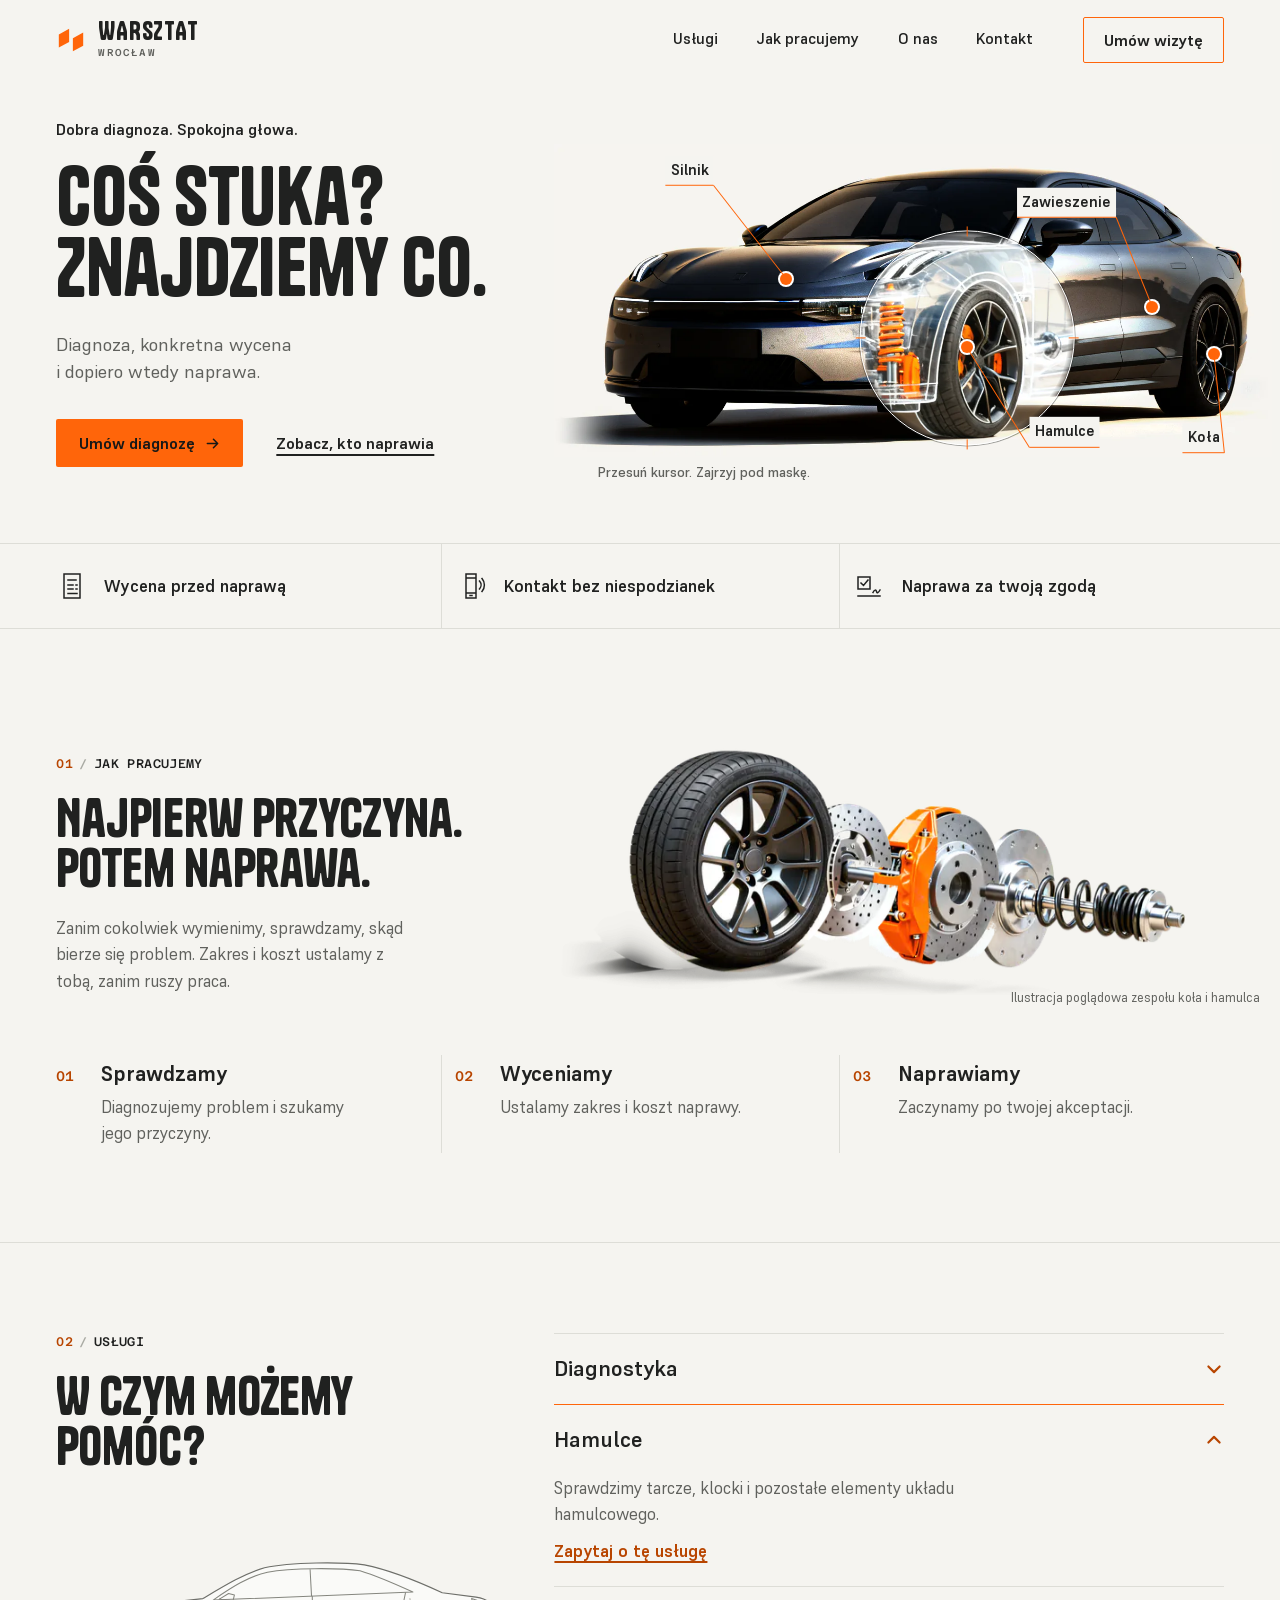
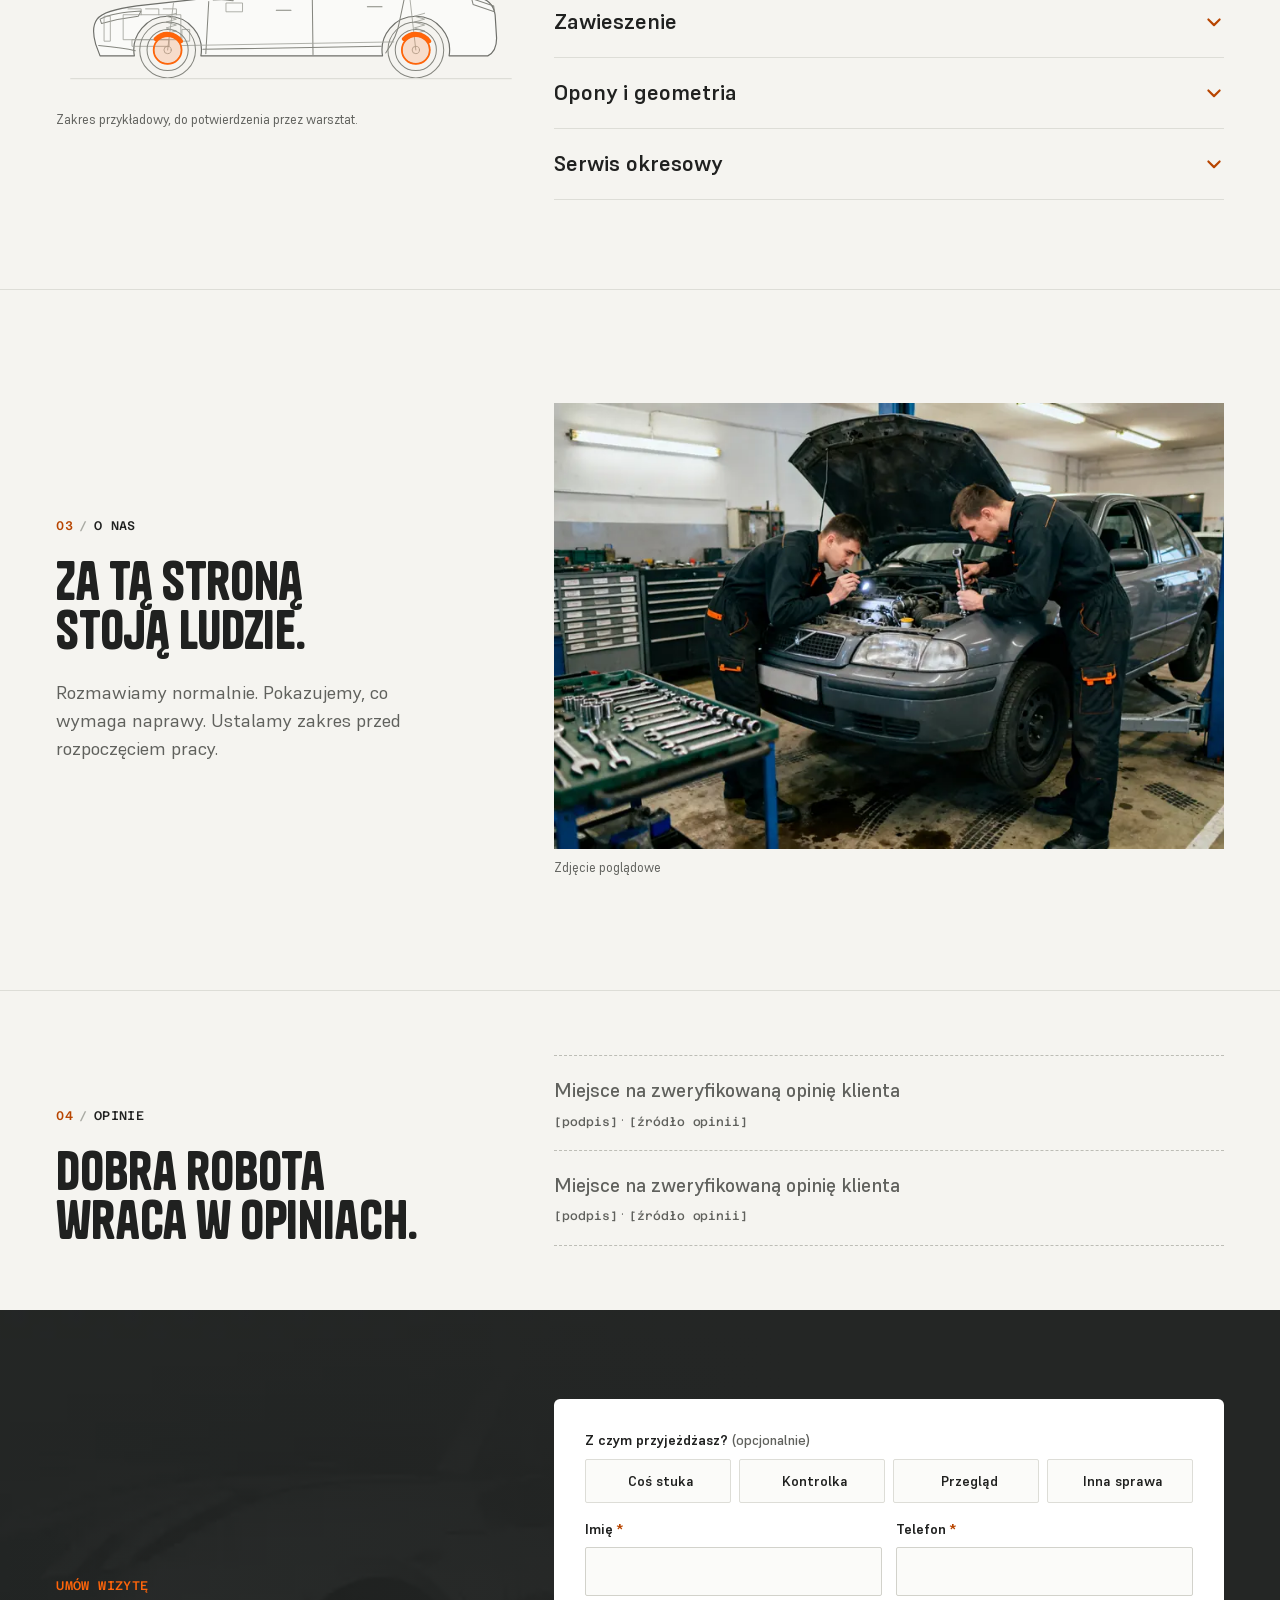
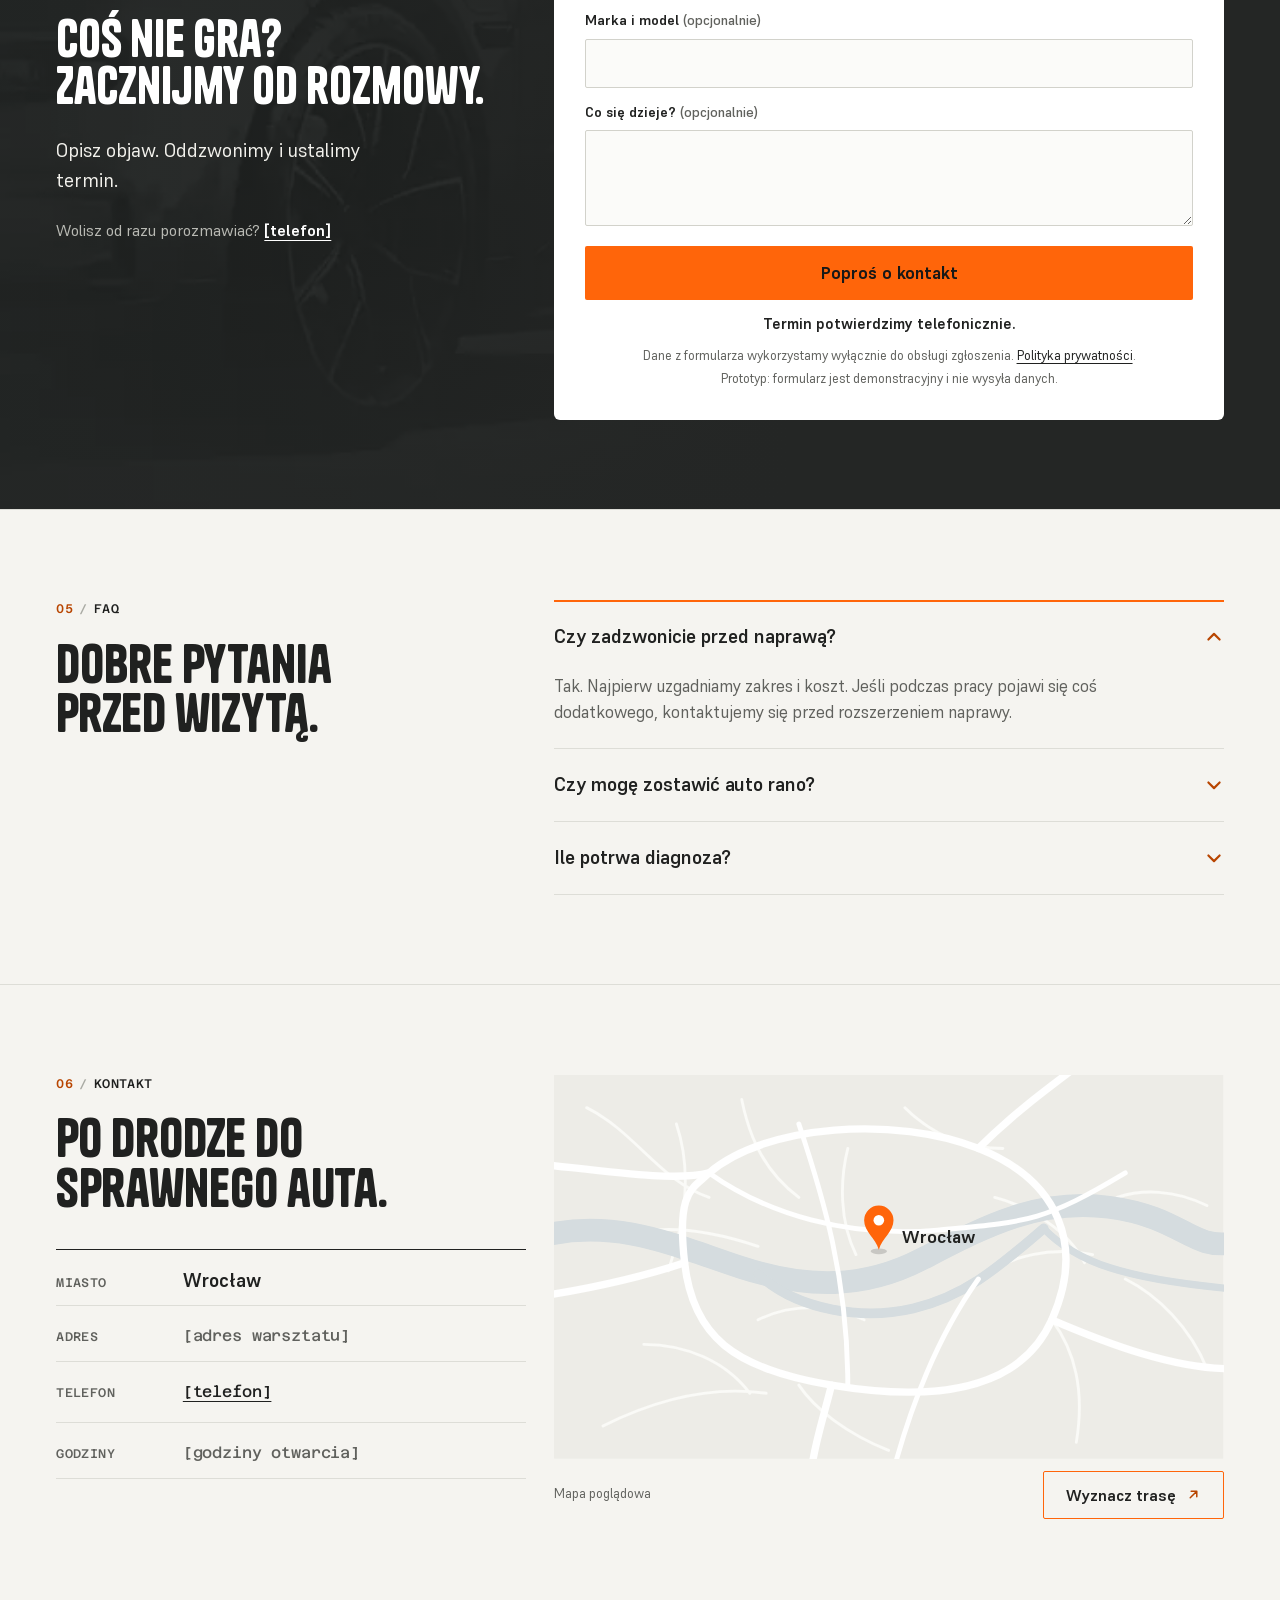
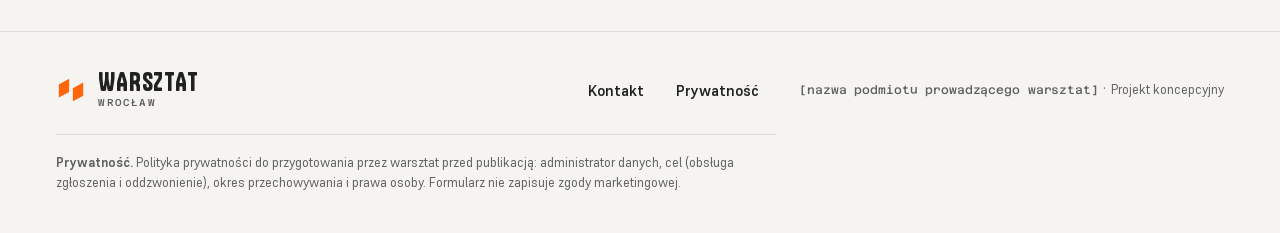
<file: opus-v3/index.html>
<!doctype html>
<html lang="pl">
<head><meta name="robots" content="noindex">
<meta charset="utf-8">
<meta name="viewport" content="width=device-width, initial-scale=1">
<title>WARSZTAT Wrocław — diagnoza, wycena, naprawa</title>
<meta name="description" content="Lokalny warsztat samochodowy we Wrocławiu. Najpierw diagnoza i konkretna wycena, naprawa dopiero po twojej akceptacji. Projekt koncepcyjny.">
<meta name="theme-color" content="#F5F4F0">
<script>document.documentElement.classList.add("js")</script>
<link rel="preload" as="image" href="img/car-body-1400.webp" imagesrcset="img/car-body-800.webp 800w, img/car-body-1400.webp 1400w, img/car-body-1880.webp 1880w" imagesizes="(min-width: 1024px) 66vw, 100vw">
<link rel="stylesheet" href="styles.css">
<link rel="icon" href="data:image/svg+xml,%3Csvg xmlns='http://www.w3.org/2000/svg' viewBox='0 0 32 32'%3E%3Cpath fill='%23FF650A' d='M3 10 14 4v14L3 24zM18 14l11-6v14l-11 6z'/%3E%3C/svg%3E">
</head>
<body>
<a class="skip" href="#main">Przejdź do treści</a>

<svg width="0" height="0" class="sprite" aria-hidden="true" focusable="false">
  <symbol id="i-arrow-ne" viewBox="0 0 16 16"><path d="M4.5 11.5 11.5 4.5M5.5 4.5h6v6" fill="none" stroke="currentColor" stroke-width="1.6" stroke-linecap="round" stroke-linejoin="round"/></symbol>
  <symbol id="i-arrow-e" viewBox="0 0 16 16"><path d="M2.5 8h11M9 3.5 13.5 8 9 12.5" fill="none" stroke="currentColor" stroke-width="1.6" stroke-linecap="round" stroke-linejoin="round"/></symbol>
  <symbol id="i-chev" viewBox="0 0 16 16"><path d="M3.5 6 8 10.5 12.5 6" fill="none" stroke="currentColor" stroke-width="1.7" stroke-linecap="round" stroke-linejoin="round"/></symbol>
  <symbol id="i-logo" viewBox="0 0 32 32"><path d="M3 10 14 4v14L3 24zM18 14l11-6v14l-11 6z"/></symbol>
</svg>

<div class="header-space">
<header class="site-header" id="top">
  <div class="wrap header-bar">
    <a class="brand" href="#top" aria-label="WARSZTAT Wrocław — początek strony">
      <svg class="brand__mark" aria-hidden="true"><use href="#i-logo"/></svg>
      <span class="brand__text"><span class="brand__name">WARSZTAT</span><span class="brand__city">WROCŁAW</span></span>
    </a>
    <nav class="nav" aria-label="Główna nawigacja">
      <button class="nav__toggle" type="button" aria-expanded="false" aria-controls="nav-menu">
        <span class="nav__toggle-lines" aria-hidden="true"></span><span class="nav__toggle-text">Menu</span>
      </button>
      <ul class="nav__list" id="nav-menu">
        <li><a href="#uslugi">Usługi</a></li>
        <li><a href="#jak-pracujemy">Jak pracujemy</a></li>
        <li><a href="#o-nas">O nas</a></li>
        <li><a href="#kontakt">Kontakt</a></li>
      </ul>
    </nav>
    <a class="btn btn--outline header-cta" href="#umow"><span class="header-cta__long">Umów wizytę</span><span class="header-cta__short">Umów</span></a>
  </div>
</header>
</div>

<main id="main">

<!-- HERO -->
<section class="hero" aria-labelledby="hero-title">
  <div class="wrap g12 hero__grid">
    <div class="hero__copy col-l">
      <p class="hero__tag">Dobra diagnoza. Spokojna głowa.</p>
      <h1 id="hero-title" class="hero__title">Coś stuka?<br> Znajdziemy co.</h1>
      <p class="hero__lead">Diagnoza, konkretna wycena <br class="br-lg">i&nbsp;dopiero wtedy naprawa.</p>
      <div class="hero__actions">
        <a class="btn btn--primary" href="#umow" data-service="Diagnostyka">Umów diagnozę<svg class="ico" aria-hidden="true"><use href="#i-arrow-e"/></svg></a>
        <a class="btn btn--text" href="#o-nas">Zobacz, kto naprawia</a>
      </div>
    </div>

    <div class="hero__visual col-r">
      <div class="scan" id="scanner">
        <div class="scan__stage">
          <img class="scan__body" src="img/car-body-1400.webp" srcset="img/car-body-800.webp 800w, img/car-body-1400.webp 1400w, img/car-body-1880.webp 1880w" sizes="(min-width: 1024px) 66vw, 100vw" width="1880" height="820" alt="Grafitowy sedan w jasnym studiu, widok z przodu i z boku." fetchpriority="high" decoding="async">
          <img class="scan__xray" src="img/car-xray-1400.webp" srcset="img/car-xray-800.webp 800w, img/car-xray-1400.webp 1400w, img/car-xray-1880.webp 1880w" sizes="(min-width: 1024px) 66vw, 100vw" width="1880" height="820" alt="" decoding="async">
          <div class="lens" aria-hidden="true"><span class="lens__tick lens__tick--n"></span><span class="lens__tick lens__tick--e"></span><span class="lens__tick lens__tick--s"></span><span class="lens__tick lens__tick--w"></span></div>
          <div class="hotspots" role="group" aria-label="Podzespoły auta">
            <button class="hs hs--l" type="button" data-part="silnik" aria-label="Silnik" style="--x:32.4%;--y:43%;--ang:-128deg;--len:118px" aria-expanded="false" aria-controls="scan-panel"><span class="hs__dot" aria-hidden="true"></span><span class="hs__label">Silnik</span></button>
            <button class="hs hs--l" type="button" data-part="zawieszenie" aria-label="Zawieszenie" style="--x:83.3%;--y:52%;--ang:-112deg;--len:96px" aria-expanded="false" aria-controls="scan-panel"><span class="hs__dot" aria-hidden="true"></span><span class="hs__label">Zawieszenie</span></button>
            <button class="hs hs--r" type="button" data-part="hamulce" aria-label="Hamulce" style="--x:57.6%;--y:65%;--ang:58deg;--len:118px" aria-expanded="false" aria-controls="scan-panel"><span class="hs__dot" aria-hidden="true"></span><span class="hs__label">Hamulce</span></button>
            <button class="hs hs--l" type="button" data-part="kola" aria-label="Koła" style="--x:92%;--y:67%;--ang:84deg;--len:100px" aria-expanded="false" aria-controls="scan-panel"><span class="hs__dot" aria-hidden="true"></span><span class="hs__label">Koła</span></button>
          </div>
        </div>
        <div class="scan-panel" id="scan-panel" hidden>
          <p class="scan-panel__kicker"><span data-panel="num">01</span> / <span data-panel="name">Hamulce</span></p>
          <p class="scan-panel__text" data-panel="text">Tarcze, klocki, zaciski i płyn. Najpierw mierzymy zużycie.</p>
          <div class="scan-panel__actions">
            <a class="link-u" href="#umow" data-panel="link" data-service="Hamulce">Zapytaj o tę usługę</a>
            <button class="scan-panel__close" type="button">Wróć do skanowania</button>
          </div>
        </div>
      </div>
      <p class="scan-hint"><span class="hint-pointer">Przesuń kursor. Zajrzyj pod maskę.</span><span class="hint-touch">Dotknij punktu. Zajrzyj pod maskę.</span></p>
      <div class="scan-chips" role="group" aria-label="Wybierz podzespół">
        <button type="button" class="chip" data-part="hamulce" aria-pressed="false">Hamulce</button>
        <button type="button" class="chip" data-part="silnik" aria-pressed="false">Silnik</button>
        <button type="button" class="chip" data-part="zawieszenie" aria-pressed="false">Zawieszenie</button>
        <button type="button" class="chip" data-part="kola" aria-pressed="false">Koła</button>
      </div>
    </div>
  </div>
</section>

<!-- ZASADY -->
<section class="rules" aria-label="Nasze zasady">
  <div class="wrap">
    <ul class="rules__list g12 reveal">
      <li class="col-4"><svg class="rules__icon" viewBox="0 0 32 32" aria-hidden="true"><path d="M8 4h16v24H8z M12 10h8 M12 15h5M20 15h1 M12 19h5M20 19h1 M12 23.5h9"/></svg><span>Wycena przed naprawą</span></li>
      <li class="col-4"><svg class="rules__icon" viewBox="0 0 32 32" aria-hidden="true"><path d="M11 4h10v24H11z M11 8h10M11 23h10 M15 25.5h2 M24.5 11a6 6 0 0 1 0 8 M27 8.5a10 10 0 0 1 0 13"/></svg><span>Kontakt bez niespodzianek</span></li>
      <li class="col-4"><svg class="rules__icon" viewBox="0 0 32 32" aria-hidden="true"><path d="M5 7h12v12H5z M8 13l2.5 2.5L15 10 M5 26h22 M20 22.5c1.5-3 3-3 3.5-1s1.5 2 3.5-1.5"/></svg><span>Naprawa za twoją zgodą</span></li>
    </ul>
  </div>
</section>

<!-- 01 JAK PRACUJEMY -->
<section class="process section" id="jak-pracujemy" aria-labelledby="process-title">
  <div class="wrap">
    <div class="process__top g12">
      <div class="process__copy col-l">
        <p class="eyebrow"><span class="eyebrow__n">01</span><span class="eyebrow__sep" aria-hidden="true">/</span>Jak pracujemy</p>
        <h2 class="h2" id="process-title">Najpierw przyczyna.<br> Potem naprawa.</h2>
        <p class="process__lead">Zanim cokolwiek wymienimy, sprawdzamy, skąd bierze się problem. Zakres i koszt ustalamy z tobą, zanim ruszy praca.</p>
      </div>
      <figure class="brake col-r" id="brake" style="--p:1">
        <div class="brake__stage">
          <img class="brake__layer brake__shadow" src="img/brake-shadow-1400.webp" srcset="img/brake-shadow-800.webp 800w, img/brake-shadow-1400.webp 1400w, img/brake-shadow-2000.webp 2000w" sizes="(min-width: 1024px) 60vw, 100vw" width="2480" height="880" alt="" loading="lazy" decoding="async">
          <img class="brake__layer brake__hub" src="img/brake-hub-1400.webp" srcset="img/brake-hub-800.webp 800w, img/brake-hub-1400.webp 1400w, img/brake-hub-2000.webp 2000w" sizes="(min-width: 1024px) 60vw, 100vw" width="2480" height="880" alt="" loading="lazy" decoding="async">
          <img class="brake__layer brake__caliper" src="img/brake-caliper-1400.webp" srcset="img/brake-caliper-800.webp 800w, img/brake-caliper-1400.webp 1400w, img/brake-caliper-2000.webp 2000w" sizes="(min-width: 1024px) 60vw, 100vw" width="2480" height="880" alt="" loading="lazy" decoding="async">
          <img class="brake__layer brake__disc" src="img/brake-disc-1400.webp" srcset="img/brake-disc-800.webp 800w, img/brake-disc-1400.webp 1400w, img/brake-disc-2000.webp 2000w" sizes="(min-width: 1024px) 60vw, 100vw" width="2480" height="880" alt="" loading="lazy" decoding="async">
          <img class="brake__layer brake__wheel" src="img/brake-wheel-1400.webp" srcset="img/brake-wheel-800.webp 800w, img/brake-wheel-1400.webp 1400w, img/brake-wheel-2000.webp 2000w" sizes="(min-width: 1024px) 60vw, 100vw" width="2480" height="880" alt="Rozłożony zespół: koło, tarcza hamulcowa, zacisk z tarczą oraz piasta z amortyzatorem na jednej osi." loading="lazy" decoding="async">
        </div>
        <figcaption class="caption">Ilustracja poglądowa zespołu koła i hamulca</figcaption>
      </figure>
    </div>
    <ol class="steps g12">
      <li class="step col-4"><span class="step__num">01</span><div><h3 class="step__title">Sprawdzamy</h3><p>Diagnozujemy problem i szukamy jego przyczyny.</p></div></li>
      <li class="step col-4"><span class="step__num">02</span><div><h3 class="step__title">Wyceniamy</h3><p>Ustalamy zakres i koszt naprawy.</p></div></li>
      <li class="step col-4"><span class="step__num">03</span><div><h3 class="step__title">Naprawiamy</h3><p>Zaczynamy po twojej akceptacji.</p></div></li>
    </ol>
  </div>
</section>

<!-- 02 USŁUGI -->
<section class="services section" id="uslugi" aria-labelledby="services-title">
  <div class="wrap g12 services__grid">
    <div class="services__intro col-l">
      <p class="eyebrow"><span class="eyebrow__n">02</span><span class="eyebrow__sep" aria-hidden="true">/</span>Usługi</p>
      <h2 class="h2" id="services-title">W czym możemy <br class="br-lg">pomóc?</h2>
      <div class="profile" aria-hidden="true">
        <svg class="profile__svg" id="profile" data-active="hamulce" viewBox="0 0 640 250" focusable="false">
          <g class="pf-base">
            <path class="pf-body" d="M60 200 54 184C50 170 50 158 56 150C62 142 80 136 110 132L200 122C230 104 256 88 284 80C320 72 390 72 420 76C460 84 496 100 526 114L572 120C588 122 596 130 598 144L600 176C600 188 596 196 588 200H535.3A46 46 0 1 0 444.7 200H197.3A46 46 0 1 0 106.7 200Z"/>
            <path d="M214 124C240 106 262 92 288 86 320 80 386 80 414 84 440 92 462 102 486 113Z M346 82 348 119"/>
            <path d="M208 126 204 197M349 119 350 198M476 114 468 152C465 172 456 186 449 196M300 138h20M424 133h20M200 191 443 187M58 186C80 188 96 190 108 193"/>
            <path d="M222 123l13-8 8 2-2 8z M60 150C72 144 96 140 116 139L112 146C94 148 76 152 62 156Z M566 122 596 132 597 140 568 130Z"/>
            <path class="pf-thin" d="M92 144h78v34H92z M98 136h18v8M122 136h18v8M146 136h18v8 M66 146h8v34h-8z M232 128h22v12h-22z M170 186 460 181 M104 178h50v9h-50z M172 164h10v16h-10z"/>
            <path class="pf-thin" d="M152 192 160 128M490 192 482 122 M150 170l14-4-14-4 14-4-14-4 14-4-14-4 14-4 M488 170l14-4-14-4 14-4-14-4 14-4-14-4 14-4"/>
            <circle cx="152" cy="192" r="38"/><circle cx="152" cy="192" r="28"/><circle class="pf-thin" cx="152" cy="192" r="19"/><circle class="pf-thin" cx="152" cy="192" r="5"/>
            <circle cx="490" cy="192" r="38"/><circle cx="490" cy="192" r="28"/><circle class="pf-thin" cx="490" cy="192" r="19"/><circle class="pf-thin" cx="490" cy="192" r="5"/>
            <path class="pf-ground" d="M20 231H620"/>
          </g>
          <g class="hl hl--diagnostyka">
            <path d="M92 144h78v34H92z M98 136h18v8M122 136h18v8M146 136h18v8 M232 128h22v12h-22z"/>
            <path class="hl-dash" d="M170 150C196 140 214 136 232 134"/>
            <circle class="hl-dot" cx="243" cy="134" r="3"/>
          </g>
          <g class="hl hl--hamulce">
            <circle cx="152" cy="192" r="19"/><circle cx="490" cy="192" r="19"/>
            <path class="hl-thick" d="M136 177A22 22 0 0 1 170 180M474 177A22 22 0 0 1 508 180"/>
          </g>
          <g class="hl hl--zawieszenie">
            <path d="M152 192 160 128M490 192 482 122 M150 170l14-4-14-4 14-4-14-4 14-4-14-4 14-4 M488 170l14-4-14-4 14-4-14-4 14-4-14-4 14-4"/>
          </g>
          <g class="hl hl--opony">
            <circle cx="152" cy="192" r="38"/><circle cx="152" cy="192" r="28"/><circle cx="490" cy="192" r="38"/><circle cx="490" cy="192" r="28"/>
            <path class="hl-dash" d="M100 192H542M152 140v104M490 140v104"/>
          </g>
          <g class="hl hl--serwis">
            <path d="M104 178h50v9h-50z M172 164h10v16h-10z M66 146h8v34h-8z"/>
            <path class="hl-fill" d="M129 150c4 5 6 8 6 11a6 6 0 0 1-12 0c0-3 2-6 6-11z"/>
          </g>
        </svg>
      </div>
      <p class="caption services__note">Zakres przykładowy, do potwierdzenia przez warsztat.</p>
    </div>

    <ul class="svc col-r" id="svc-list">
      <li class="svc__item" data-svc="diagnostyka">
        <h3 class="svc__h"><button class="svc__btn" type="button" aria-expanded="false" aria-controls="svc-p1" id="svc-b1"><span class="svc__name">Diagnostyka</span><svg class="svc__icon" aria-hidden="true"><use href="#i-chev"/></svg></button></h3>
        <div class="acc-panel" id="svc-p1" role="region" aria-labelledby="svc-b1"><div class="acc-inner"><p>Świeci kontrolka albo auto zachowuje się inaczej? Sprawdzimy przyczynę.</p><a class="link-u" href="#umow" data-service="Diagnostyka">Zapytaj o tę usługę</a></div></div>
      </li>
      <li class="svc__item" data-svc="hamulce">
        <h3 class="svc__h"><button class="svc__btn" type="button" aria-expanded="true" aria-controls="svc-p2" id="svc-b2"><span class="svc__name">Hamulce</span><svg class="svc__icon" aria-hidden="true"><use href="#i-chev"/></svg></button></h3>
        <div class="acc-panel" id="svc-p2" role="region" aria-labelledby="svc-b2"><div class="acc-inner"><p>Sprawdzimy tarcze, klocki i pozostałe elementy układu hamulcowego.</p><a class="link-u" href="#umow" data-service="Hamulce">Zapytaj o tę usługę</a></div></div>
      </li>
      <li class="svc__item" data-svc="zawieszenie">
        <h3 class="svc__h"><button class="svc__btn" type="button" aria-expanded="false" aria-controls="svc-p3" id="svc-b3"><span class="svc__name">Zawieszenie</span><svg class="svc__icon" aria-hidden="true"><use href="#i-chev"/></svg></button></h3>
        <div class="acc-panel" id="svc-p3" role="region" aria-labelledby="svc-b3"><div class="acc-inner"><p>Stuki, luzy, nierówne prowadzenie. Zaczynamy od sprawdzenia.</p><a class="link-u" href="#umow" data-service="Zawieszenie">Zapytaj o tę usługę</a></div></div>
      </li>
      <li class="svc__item" data-svc="opony">
        <h3 class="svc__h"><button class="svc__btn" type="button" aria-expanded="false" aria-controls="svc-p4" id="svc-b4"><span class="svc__name">Opony i geometria</span><svg class="svc__icon" aria-hidden="true"><use href="#i-chev"/></svg></button></h3>
        <div class="acc-panel" id="svc-p4" role="region" aria-labelledby="svc-b4"><div class="acc-inner"><p>Wymiana opon i kontrola ustawienia kół.</p><a class="link-u" href="#umow" data-service="Opony i geometria">Zapytaj o tę usługę</a></div></div>
      </li>
      <li class="svc__item" data-svc="serwis">
        <h3 class="svc__h"><button class="svc__btn" type="button" aria-expanded="false" aria-controls="svc-p5" id="svc-b5"><span class="svc__name">Serwis okresowy</span><svg class="svc__icon" aria-hidden="true"><use href="#i-chev"/></svg></button></h3>
        <div class="acc-panel" id="svc-p5" role="region" aria-labelledby="svc-b5"><div class="acc-inner"><p>Olej, filtry i przegląd zgodny z potrzebami twojego auta.</p><a class="link-u" href="#umow" data-service="Serwis okresowy">Zapytaj o tę usługę</a></div></div>
      </li>
    </ul>
  </div>
</section>

<!-- 03 O NAS -->
<section class="about section" id="o-nas" aria-labelledby="about-title">
  <div class="wrap g12 about__grid">
    <div class="about__copy col-l reveal">
      <p class="eyebrow"><span class="eyebrow__n">03</span><span class="eyebrow__sep" aria-hidden="true">/</span>O nas</p>
      <h2 class="h2" id="about-title">Za tą stroną <br class="br-lg">stoją ludzie.</h2>
      <p class="about__text">Rozmawiamy normalnie. Pokazujemy, co wymaga naprawy. Ustalamy zakres przed rozpoczęciem pracy.</p>
    </div>
    <figure class="about__photo col-r reveal">
      <img src="img/workshop-1400.webp" srcset="img/workshop-800.webp 800w, img/workshop-1400.webp 1400w, img/workshop-2000.webp 2000w" sizes="(min-width: 1024px) 55vw, 100vw" width="2000" height="1333" alt="Dwóch mechaników w roboczych kombinezonach sprawdza komorę silnika auta z podniesioną maską." loading="lazy" decoding="async">
      <figcaption class="caption">Zdjęcie poglądowe</figcaption>
    </figure>
  </div>
</section>

<!-- 04 OPINIE -->
<section class="reviews section" id="opinie" aria-labelledby="reviews-title">
  <div class="wrap g12 reviews__grid">
    <div class="col-l">
      <p class="eyebrow"><span class="eyebrow__n">04</span><span class="eyebrow__sep" aria-hidden="true">/</span>Opinie</p>
      <h2 class="h2" id="reviews-title">Dobra robota <br class="br-lg">wraca w opiniach.</h2>
    </div>
    <ul class="reviews__list col-r">
      <li class="review-slot"><p class="review-slot__text">Miejsce na zweryfikowaną opinię klienta</p><p class="review-slot__src"><span class="ph">[podpis]</span> · <span class="ph">[źródło opinii]</span></p></li>
      <li class="review-slot"><p class="review-slot__text">Miejsce na zweryfikowaną opinię klienta</p><p class="review-slot__src"><span class="ph">[podpis]</span> · <span class="ph">[źródło opinii]</span></p></li>
    </ul>
  </div>
</section>

<!-- UMÓW WIZYTĘ -->
<section class="book" id="umow" aria-labelledby="book-title">
  <picture class="book__bg" aria-hidden="true">
    <img src="img/form-car-1240.webp" srcset="img/form-car-800.webp 800w, img/form-car-1240.webp 1240w" sizes="(min-width: 1024px) 60vw, 100vw" width="1240" height="700" alt="" loading="lazy" decoding="async">
  </picture>
  <div class="wrap g12 book__grid">
    <div class="book__copy col-l">
      <p class="eyebrow eyebrow--accent">Umów wizytę</p>
      <h2 class="h2 book__title" id="book-title">Coś nie gra?<br> Zacznijmy od rozmowy.</h2>
      <p class="book__lead">Opisz objaw. Oddzwonimy i&nbsp;ustalimy termin.</p>
      <p class="book__alt">Wolisz od razu porozmawiać? <a class="tel" href="tel:+48000000000">[telefon]</a></p>
    </div>

    <form class="form col-r" id="contact-form" action="#umow" method="get" aria-describedby="form-note">
      <fieldset class="topics">
        <legend class="label">Z czym przyjeżdżasz? <span class="opt">(opcjonalnie)</span></legend>
        <div class="topics__row">
          <label class="topic"><input type="radio" name="temat" value="Coś stuka"><span><svg class="topic__check" viewBox="0 0 16 16" aria-hidden="true"><path d="M3.5 8.5 6.5 11.5 12.5 5"/></svg>Coś stuka</span></label>
          <label class="topic"><input type="radio" name="temat" value="Kontrolka"><span><svg class="topic__check" viewBox="0 0 16 16" aria-hidden="true"><path d="M3.5 8.5 6.5 11.5 12.5 5"/></svg>Kontrolka</span></label>
          <label class="topic"><input type="radio" name="temat" value="Przegląd"><span><svg class="topic__check" viewBox="0 0 16 16" aria-hidden="true"><path d="M3.5 8.5 6.5 11.5 12.5 5"/></svg>Przegląd</span></label>
          <label class="topic"><input type="radio" name="temat" value="Inna sprawa"><span><svg class="topic__check" viewBox="0 0 16 16" aria-hidden="true"><path d="M3.5 8.5 6.5 11.5 12.5 5"/></svg>Inna sprawa</span></label>
        </div>
      </fieldset>

      <div class="field field--service" id="service-field" hidden>
        <label class="label" for="f-service">Wybrana usługa</label>
        <div class="select">
          <select id="f-service" name="usluga">
            <option value="">Bez wskazania usługi</option>
            <option>Diagnostyka</option>
            <option>Silnik</option>
            <option>Hamulce</option>
            <option>Zawieszenie</option>
            <option>Opony i geometria</option>
            <option>Serwis okresowy</option>
          </select>
          <svg class="select__chev" aria-hidden="true"><use href="#i-chev"/></svg>
        </div>
      </div>

      <div class="form__row">
        <div class="field">
          <label class="label" for="f-name">Imię <span class="req" aria-hidden="true">*</span></label>
          <input class="input" id="f-name" name="imie" type="text" autocomplete="given-name" required aria-describedby="e-name">
          <p class="field__error" id="e-name" hidden></p>
        </div>
        <div class="field">
          <label class="label" for="f-phone">Telefon <span class="req" aria-hidden="true">*</span></label>
          <input class="input" id="f-phone" name="telefon" type="tel" inputmode="tel" autocomplete="tel" required aria-describedby="e-phone">
          <p class="field__error" id="e-phone" hidden></p>
        </div>
      </div>
      <div class="field">
        <label class="label" for="f-car">Marka i model <span class="opt">(opcjonalnie)</span></label>
        <input class="input" id="f-car" name="auto" type="text" autocomplete="off">
      </div>
      <div class="field">
        <label class="label" for="f-msg">Co się dzieje? <span class="opt">(opcjonalnie)</span></label>
        <textarea class="input input--area" id="f-msg" name="opis" rows="3"></textarea>
      </div>

      <button class="btn btn--primary btn--block" type="submit">Poproś o kontakt</button>
      <p class="form__confirm">Termin potwierdzimy telefonicznie.</p>
      <div class="form__status" id="form-status" role="status" aria-live="polite"></div>
      <p class="form__note" id="form-note">Dane z formularza wykorzystamy wyłącznie do obsługi zgłoszenia. <a href="#prywatnosc">Polityka prywatności</a>. <span class="form__demo">Prototyp: formularz jest demonstracyjny i nie wysyła danych.</span></p>
    </form>
  </div>
</section>

<!-- 05 FAQ -->
<section class="faq section" id="faq" aria-labelledby="faq-title">
  <div class="wrap g12 faq__grid">
    <div class="col-l">
      <p class="eyebrow"><span class="eyebrow__n">05</span><span class="eyebrow__sep" aria-hidden="true">/</span>FAQ</p>
      <h2 class="h2" id="faq-title">Dobre pytania <br class="br-lg">przed wizytą.</h2>
    </div>
    <div class="faq__list col-r" id="faq-list">
      <div class="faq__item">
        <h3 class="faq__h"><button class="faq__btn" type="button" aria-expanded="true" aria-controls="faq-p1" id="faq-b1">Czy zadzwonicie przed naprawą?<svg class="faq__chev" aria-hidden="true"><use href="#i-chev"/></svg></button></h3>
        <div class="acc-panel" id="faq-p1" role="region" aria-labelledby="faq-b1"><div class="acc-inner"><p>Tak. Najpierw uzgadniamy zakres i koszt. Jeśli podczas pracy pojawi się coś dodatkowego, kontaktujemy się przed rozszerzeniem naprawy.</p></div></div>
      </div>
      <div class="faq__item">
        <h3 class="faq__h"><button class="faq__btn" type="button" aria-expanded="false" aria-controls="faq-p2" id="faq-b2">Czy mogę zostawić auto rano?<svg class="faq__chev" aria-hidden="true"><use href="#i-chev"/></svg></button></h3>
        <div class="acc-panel" id="faq-p2" role="region" aria-labelledby="faq-b2"><div class="acc-inner"><p>Ustalmy to podczas umawiania wizyty. Potwierdzimy godzinę i sposób przekazania auta.</p></div></div>
      </div>
      <div class="faq__item">
        <h3 class="faq__h"><button class="faq__btn" type="button" aria-expanded="false" aria-controls="faq-p3" id="faq-b3">Ile potrwa diagnoza?<svg class="faq__chev" aria-hidden="true"><use href="#i-chev"/></svg></button></h3>
        <div class="acc-panel" id="faq-p3" role="region" aria-labelledby="faq-b3"><div class="acc-inner"><p>To zależy od objawu i zakresu sprawdzenia. Przewidywany czas omówimy przy przyjęciu auta.</p></div></div>
      </div>
    </div>
  </div>
</section>

<!-- 06 KONTAKT -->
<section class="contact section" id="kontakt" aria-labelledby="contact-title">
  <div class="wrap g12 contact__grid">
    <div class="contact__info col-l">
      <p class="eyebrow"><span class="eyebrow__n">06</span><span class="eyebrow__sep" aria-hidden="true">/</span>Kontakt</p>
      <h2 class="h2" id="contact-title">Po drodze do <br class="br-lg">sprawnego auta.</h2>
      <dl class="contact__list">
        <div class="contact__row"><dt>Miasto</dt><dd class="contact__city">Wrocław</dd></div>
        <div class="contact__row"><dt>Adres</dt><dd><span class="ph">[adres warsztatu]</span></dd></div>
        <div class="contact__row"><dt>Telefon</dt><dd><a class="tel ph" href="tel:+48000000000">[telefon]</a></dd></div>
        <div class="contact__row"><dt>Godziny</dt><dd><span class="ph">[godziny otwarcia]</span></dd></div>
      </dl>
    </div>
    <div class="contact__map col-r">
      <figure class="map">
        <svg class="map__svg" viewBox="0 0 820 470" role="img" aria-label="Mapa poglądowa okolicy warsztatu we Wrocławiu. Nie pokazuje rzeczywistego adresu.">
          <rect width="820" height="470" fill="#EDECE7"/>
          <g fill="none" stroke="#FAFAF7" stroke-linecap="round" stroke-width="3.5">
            <path d="M40 40c60 30 90 90 150 110M80 200c50-20 110-10 170 10M150 60c20 60 10 120-10 180M230 30c10 50 30 90 70 120M60 430c60-30 130-50 200-40M300 380c20 30 60 60 110 80M520 250c40-30 90-40 140-30M610 300c30 40 40 90 30 150M700 250c40 20 80 60 100 110M430 40c30 30 70 50 120 50M360 90c-10 40-10 90 10 130M540 150c40 10 90 40 110 80M110 330c50 0 100 20 130 60M250 300c40-20 90-20 130 0M690 150c30-10 70-10 110 10"/>
          </g>
          <g fill="none" stroke="#D5DCDF" stroke-linecap="round">
            <path stroke-width="28" d="M-10 196C80 176 150 210 230 236S380 262 450 226 590 150 680 162 780 214 830 206"/>
            <path stroke-width="12" d="M250 244C300 290 380 300 440 286S540 240 600 188"/>
            <path stroke-width="9" d="M600 188C640 230 700 250 830 262"/>
          </g>
          <g fill="none" stroke="#FFFFFF" stroke-linecap="round" stroke-width="9">
            <path d="M190 120C260 60 420 50 520 90S650 210 610 300 460 400 340 380 170 320 160 230 170 140 190 120Z"/>
            <path d="M-10 110C80 120 150 130 190 120M520 90C560 50 600 20 640 -10M610 300C680 330 760 360 830 360M340 380C330 420 320 450 316 480M160 230C100 250 40 262 -10 270"/>
          </g>
          <g fill="none" stroke="#FFFFFF" stroke-linecap="round" stroke-width="6">
            <path d="M300 60C330 150 360 250 360 380M190 120C260 170 360 200 470 190S600 180 700 120M420 470C440 400 470 320 520 250"/>
          </g>
          <g class="map__pin" transform="translate(398 214)"><ellipse cy="2" rx="10" ry="3.5" fill="rgba(32,33,32,.18)"/><path d="M0 0C-4-14-18-22-18-36A18 18 0 0 1 18-36C18-22 4-14 0 0Z" fill="#FF650A"/><circle cy="-36" r="6.5" fill="#FFFFFF"/></g>
          <text x="426" y="206" class="map__label">Wrocław</text>
        </svg>
        <figcaption class="map__foot"><span class="caption">Mapa poglądowa</span><a class="btn btn--outline" href="https://www.google.com/maps/dir/?api=1&amp;destination=Wroc%C5%82aw" target="_blank" rel="noopener">Wyznacz trasę<svg class="ico" aria-hidden="true"><use href="#i-arrow-ne"/></svg><span class="visually-hidden"> (otwiera się w nowej karcie)</span></a></figcaption>
      </figure>
    </div>
  </div>
</section>

</main>

<footer class="footer">
  <div class="wrap footer__bar">
    <a class="brand" href="#top" aria-label="WARSZTAT Wrocław — do góry strony">
      <svg class="brand__mark" aria-hidden="true"><use href="#i-logo"/></svg>
      <span class="brand__text"><span class="brand__name">WARSZTAT</span><span class="brand__city">WROCŁAW</span></span>
    </a>
    <ul class="footer__links">
      <li><a href="#kontakt">Kontakt</a></li>
      <li><a href="#prywatnosc">Prywatność</a></li>
    </ul>
    <p class="footer__meta"><span class="ph">[nazwa podmiotu prowadzącego warsztat]</span> · Projekt koncepcyjny</p>
  </div>
  <div class="wrap footer__privacy" id="prywatnosc">
    <p><strong>Prywatność.</strong> Polityka prywatności do przygotowania przez warsztat przed publikacją: administrator danych, cel (obsługa zgłoszenia i oddzwonienie), okres przechowywania i prawa osoby. Formularz nie zapisuje zgody marketingowej.</p>
  </div>
</footer>

<aside class="dock" id="dock" aria-label="Szybki kontakt" hidden>
  <a class="dock__btn" href="tel:+48000000000">Zadzwoń</a>
  <a class="dock__btn dock__btn--primary" href="#umow">Umów</a>
</aside>

<script src="main.js" defer></script>
</body>
</html>
</file>
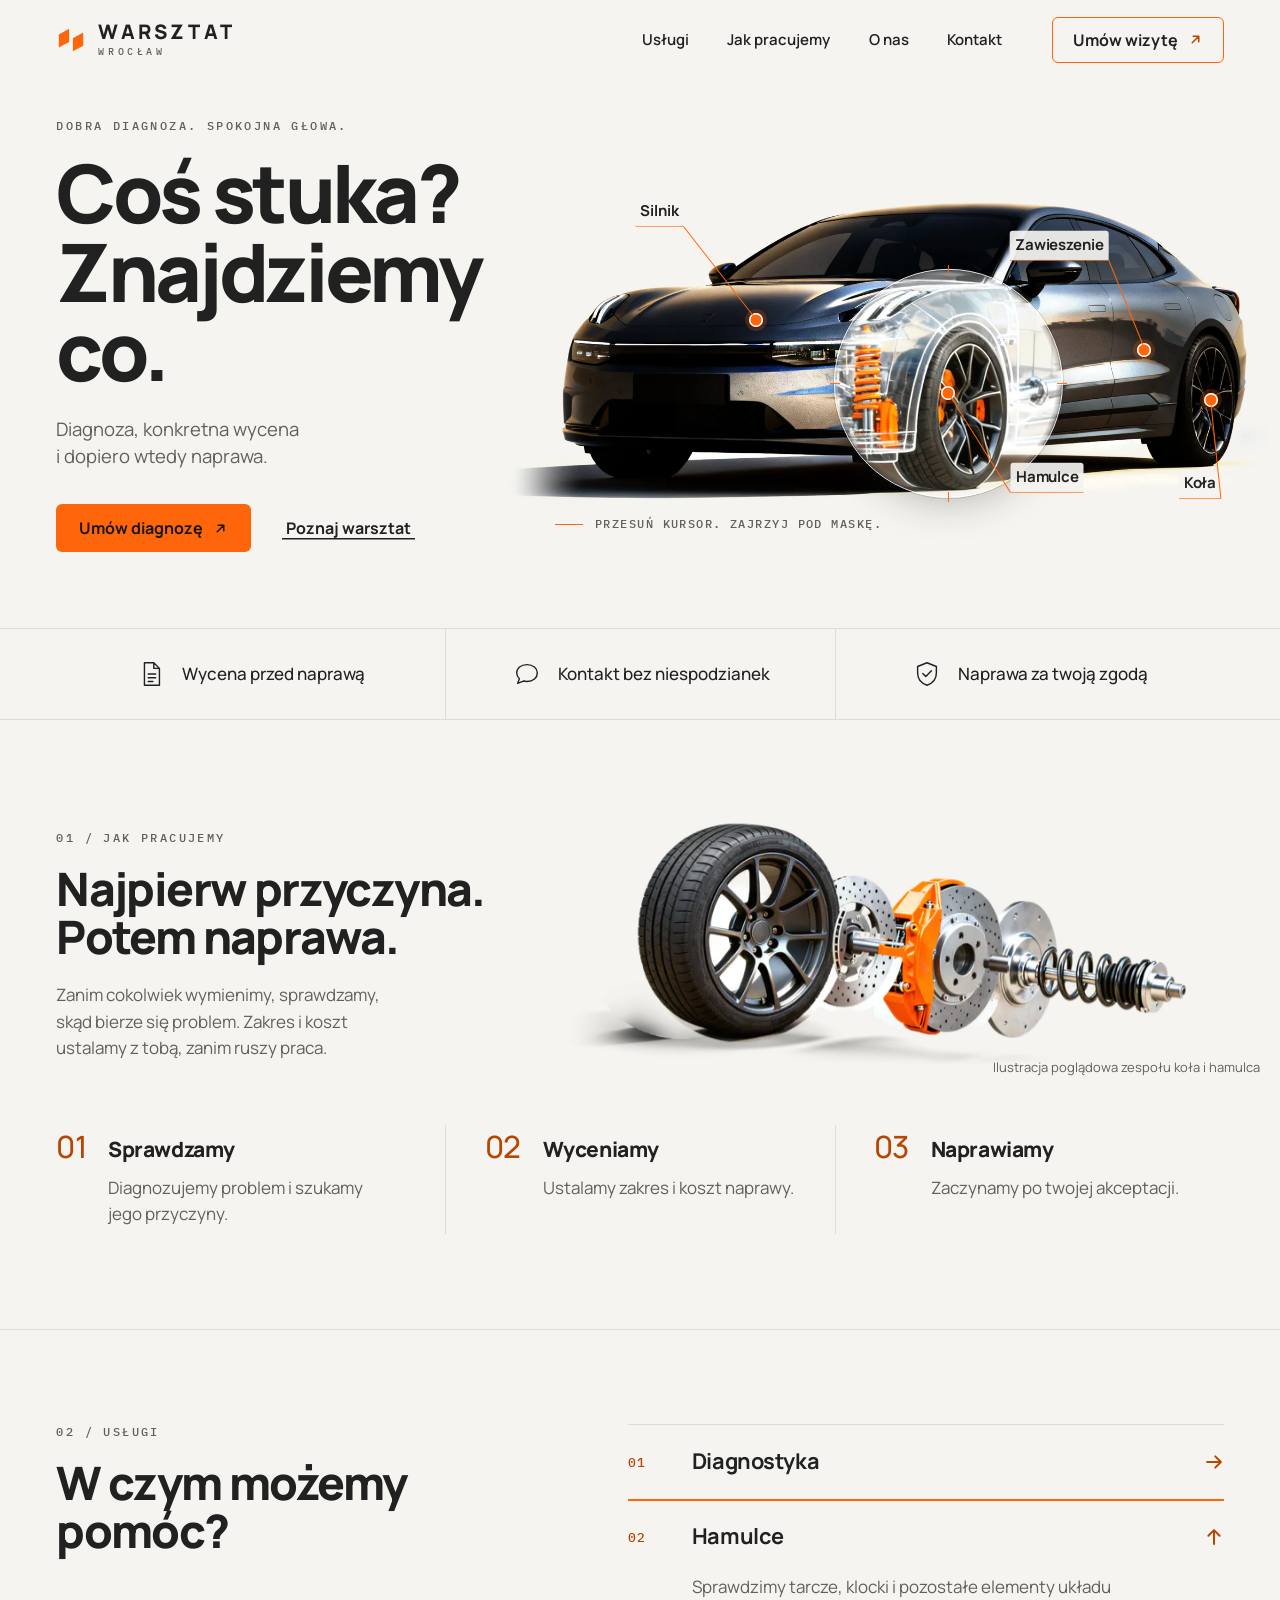
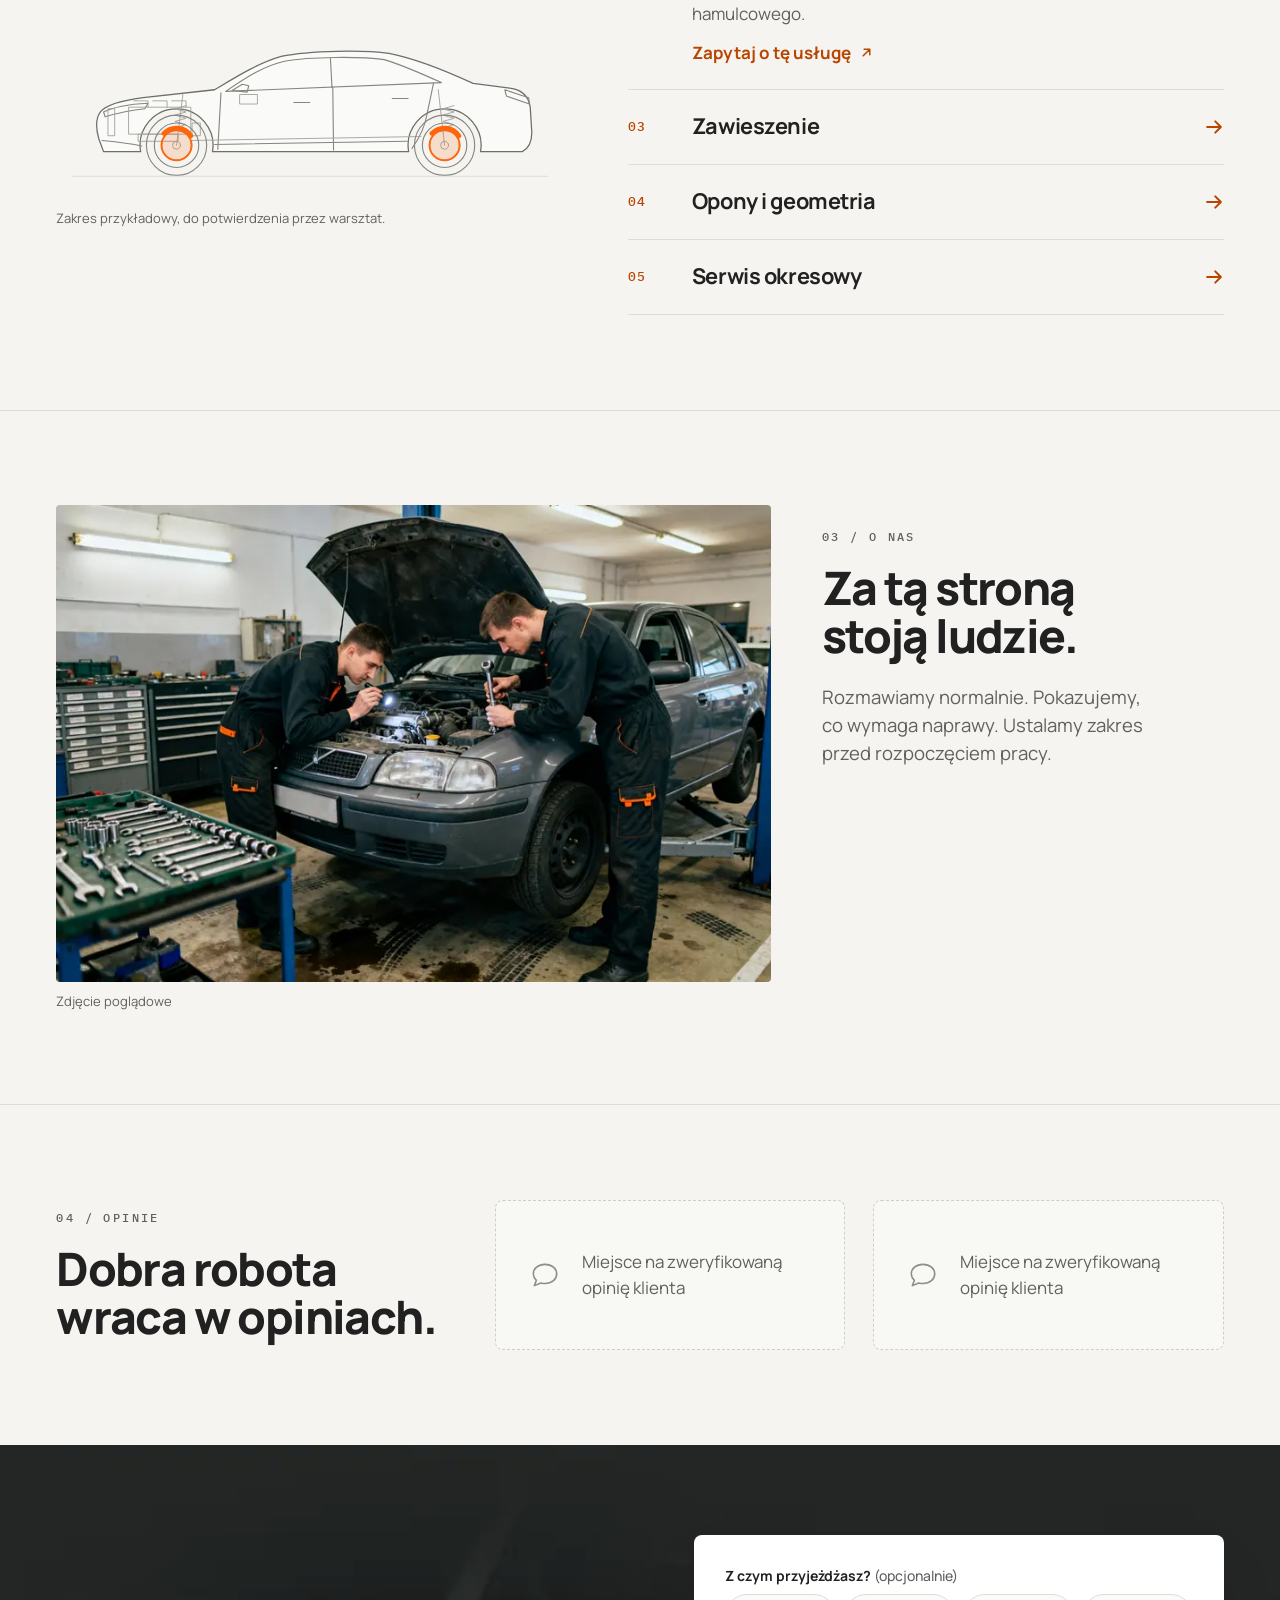
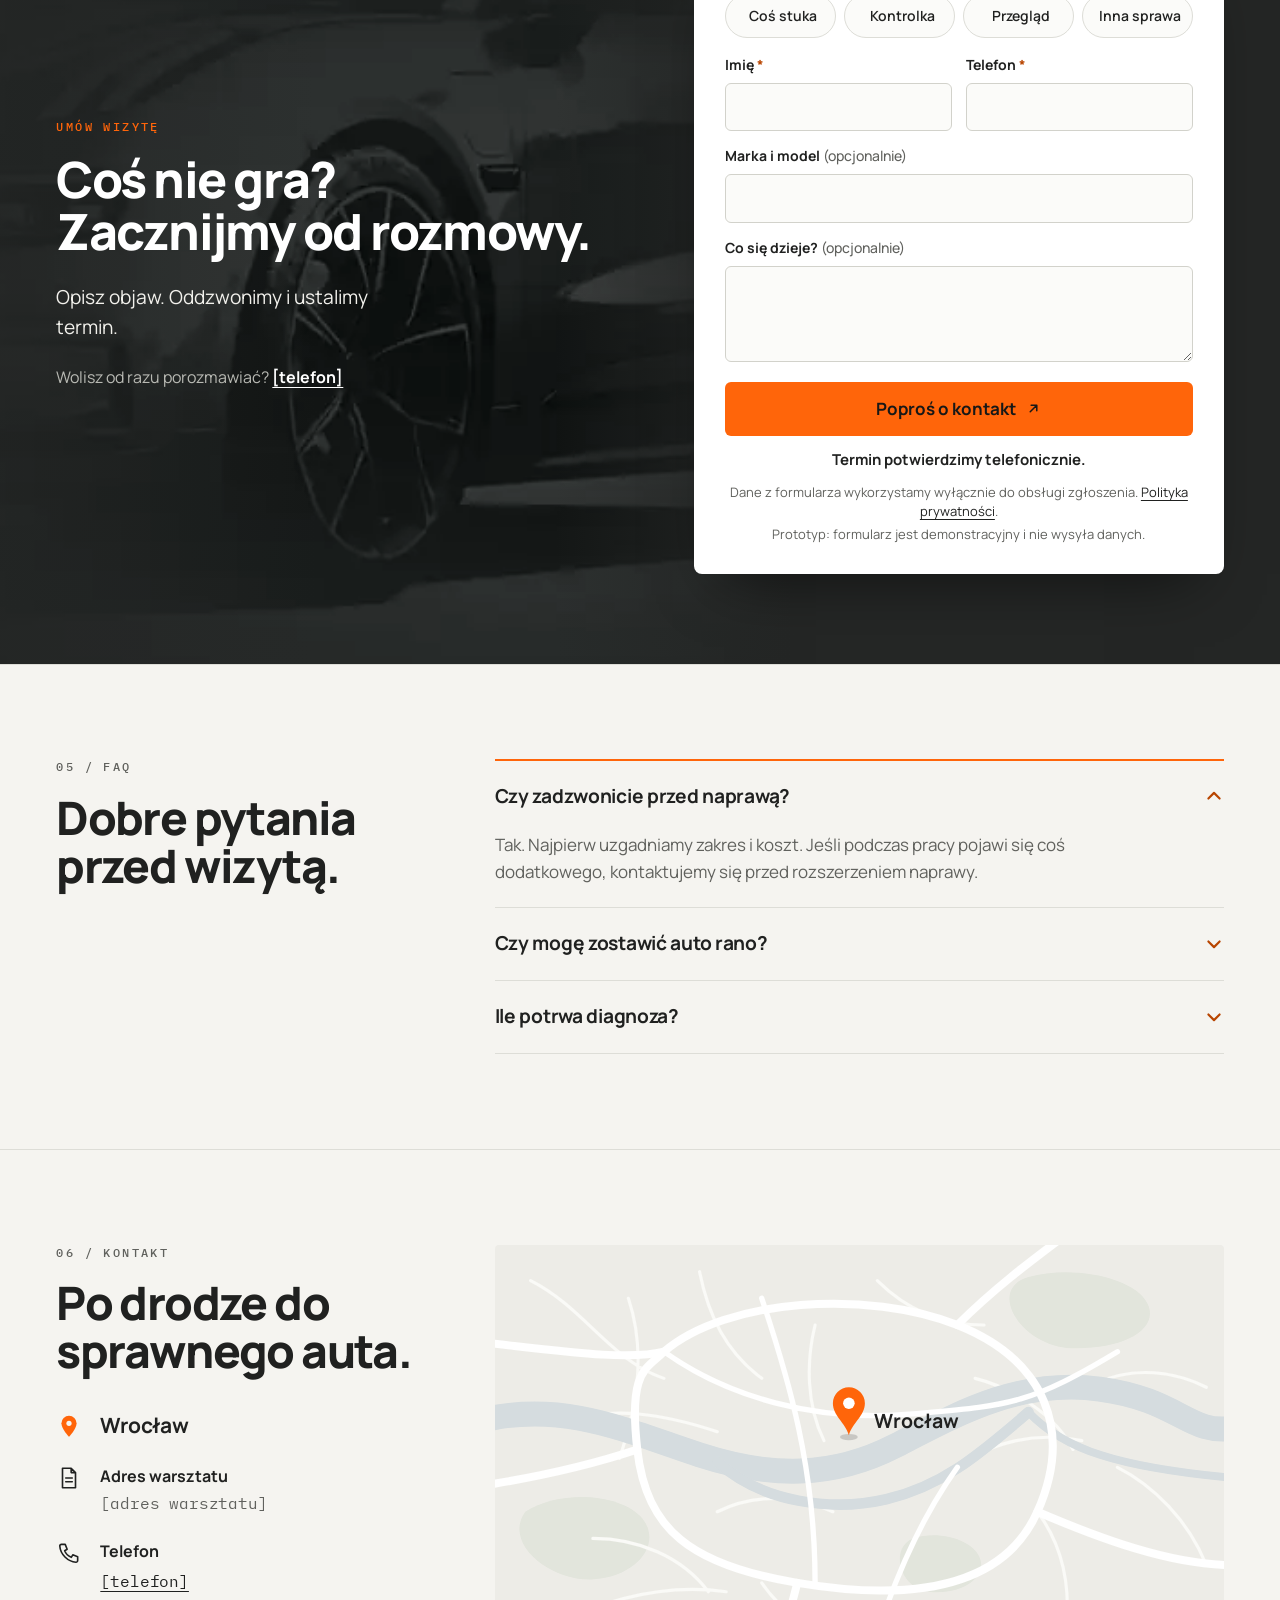
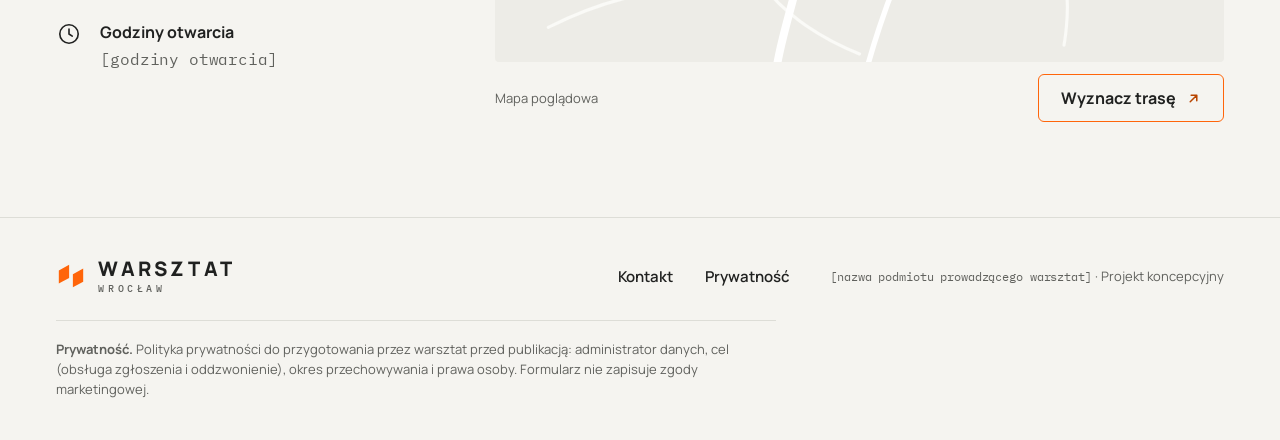
<file: opus/index.html>
<!doctype html>
<html lang="pl">
<head><meta name="robots" content="noindex">
<meta charset="utf-8">
<meta name="viewport" content="width=device-width, initial-scale=1">
<title>WARSZTAT Wrocław — diagnoza, wycena, naprawa</title>
<meta name="description" content="Lokalny warsztat samochodowy we Wrocławiu. Najpierw diagnoza i konkretna wycena, naprawa dopiero po twojej akceptacji. Projekt koncepcyjny.">
<meta name="theme-color" content="#F5F4F0">
<script>document.documentElement.classList.add("js")</script>
<link rel="preconnect" href="https://fonts.googleapis.com">
<link rel="preconnect" href="https://fonts.gstatic.com" crossorigin>
<link rel="stylesheet" href="https://fonts.googleapis.com/css2?family=IBM+Plex+Mono:wght@500&family=Manrope:wght@400;500;600;700;800&display=swap">
<link rel="preload" as="image" href="img/car-body-1400.webp" imagesrcset="img/car-body-800.webp 800w, img/car-body-1400.webp 1400w, img/car-body-1880.webp 1880w" imagesizes="(min-width: 1024px) 66vw, 100vw">
<link rel="stylesheet" href="styles.css">
<link rel="icon" href="data:image/svg+xml,%3Csvg xmlns='http://www.w3.org/2000/svg' viewBox='0 0 32 32'%3E%3Cpath fill='%23FF650A' d='M3 10 14 4v14L3 24zM18 14l11-6v14l-11 6z'/%3E%3C/svg%3E">
</head>
<body>
<a class="skip" href="#main">Przejdź do treści</a>

<svg width="0" height="0" class="sprite" aria-hidden="true" focusable="false">
  <symbol id="i-arrow-ne" viewBox="0 0 16 16"><path d="M4.5 11.5 11.5 4.5M5.5 4.5h6v6" fill="none" stroke="currentColor" stroke-width="1.6" stroke-linecap="round" stroke-linejoin="round"/></symbol>
  <symbol id="i-arrow-e" viewBox="0 0 16 16"><path d="M2.5 8h11M9 3.5 13.5 8 9 12.5" fill="none" stroke="currentColor" stroke-width="1.6" stroke-linecap="round" stroke-linejoin="round"/></symbol>
  <symbol id="i-chev" viewBox="0 0 16 16"><path d="M3.5 6 8 10.5 12.5 6" fill="none" stroke="currentColor" stroke-width="1.7" stroke-linecap="round" stroke-linejoin="round"/></symbol>
  <symbol id="i-logo" viewBox="0 0 32 32"><path d="M3 10 14 4v14L3 24zM18 14l11-6v14l-11 6z"/></symbol>
</svg>

<div class="header-space">
<header class="site-header" id="top">
  <div class="wrap header-bar">
    <a class="brand" href="#top" aria-label="WARSZTAT Wrocław — początek strony">
      <svg class="brand__mark" aria-hidden="true"><use href="#i-logo"/></svg>
      <span class="brand__text"><span class="brand__name">WARSZTAT</span><span class="brand__city">WROCŁAW</span></span>
    </a>
    <nav class="nav" aria-label="Główna nawigacja">
      <button class="nav__toggle" type="button" aria-expanded="false" aria-controls="nav-menu">
        <span class="nav__toggle-lines" aria-hidden="true"></span><span class="nav__toggle-text">Menu</span>
      </button>
      <ul class="nav__list" id="nav-menu">
        <li><a href="#uslugi">Usługi</a></li>
        <li><a href="#jak-pracujemy">Jak pracujemy</a></li>
        <li><a href="#o-nas">O nas</a></li>
        <li><a href="#kontakt">Kontakt</a></li>
      </ul>
    </nav>
    <a class="btn btn--outline header-cta" href="#umow"><span class="header-cta__long">Umów wizytę</span><span class="header-cta__short">Umów</span><svg class="ico" aria-hidden="true"><use href="#i-arrow-ne"/></svg></a>
  </div>
</header>
</div>

<main id="main">

<!-- HERO -->
<section class="hero" aria-labelledby="hero-title">
  <div class="wrap hero__grid">
    <div class="hero__copy">
      <p class="eyebrow">Dobra diagnoza. Spokojna głowa.</p>
      <h1 id="hero-title" class="hero__title">Coś stuka?<br> Znajdziemy co.</h1>
      <p class="hero__lead">Diagnoza, konkretna wycena <br class="br-lg">i&nbsp;dopiero wtedy naprawa.</p>
      <div class="hero__actions">
        <a class="btn btn--primary" href="#umow" data-service="Diagnostyka">Umów diagnozę<svg class="ico" aria-hidden="true"><use href="#i-arrow-ne"/></svg></a>
        <a class="btn btn--text" href="#o-nas">Poznaj warsztat</a>
      </div>
    </div>

    <div class="hero__visual">
      <div class="scan" id="scanner">
        <div class="scan__stage">
          <img class="scan__body" src="img/car-body-1400.webp" srcset="img/car-body-800.webp 800w, img/car-body-1400.webp 1400w, img/car-body-1880.webp 1880w" sizes="(min-width: 1024px) 66vw, 100vw" width="1880" height="820" alt="Grafitowy sedan w jasnym studiu, widok z przodu i z boku." fetchpriority="high" decoding="async">
          <img class="scan__xray" src="img/car-xray-1400.webp" srcset="img/car-xray-800.webp 800w, img/car-xray-1400.webp 1400w, img/car-xray-1880.webp 1880w" sizes="(min-width: 1024px) 66vw, 100vw" width="1880" height="820" alt="" decoding="async">
          <div class="lens" aria-hidden="true"><span class="lens__tick lens__tick--n"></span><span class="lens__tick lens__tick--e"></span><span class="lens__tick lens__tick--s"></span><span class="lens__tick lens__tick--w"></span></div>
          <div class="hotspots" role="group" aria-label="Podzespoły auta">
            <button class="hs hs--l" type="button" data-part="silnik" style="--x:32.4%;--y:43%;--ang:-128deg;--len:118px" aria-expanded="false" aria-controls="scan-panel"><span class="hs__dot" aria-hidden="true"></span><span class="hs__label">Silnik</span></button>
            <button class="hs hs--l" type="button" data-part="zawieszenie" style="--x:83.3%;--y:52%;--ang:-112deg;--len:96px" aria-expanded="false" aria-controls="scan-panel"><span class="hs__dot" aria-hidden="true"></span><span class="hs__label">Zawieszenie</span></button>
            <button class="hs hs--r" type="button" data-part="hamulce" style="--x:57.6%;--y:65%;--ang:58deg;--len:118px" aria-expanded="false" aria-controls="scan-panel"><span class="hs__dot" aria-hidden="true"></span><span class="hs__label">Hamulce</span></button>
            <button class="hs hs--l" type="button" data-part="kola" style="--x:92%;--y:67%;--ang:84deg;--len:100px" aria-expanded="false" aria-controls="scan-panel"><span class="hs__dot" aria-hidden="true"></span><span class="hs__label">Koła</span></button>
          </div>
        </div>
        <div class="scan-panel" id="scan-panel" hidden>
          <p class="scan-panel__kicker"><span data-panel="num">01</span> / <span data-panel="name">Hamulce</span></p>
          <p class="scan-panel__text" data-panel="text">Pewność przy każdym zatrzymaniu.</p>
          <div class="scan-panel__actions">
            <a class="link-arrow" href="#umow" data-panel="link" data-service="Hamulce">Zapytaj o tę usługę<svg class="ico" aria-hidden="true"><use href="#i-arrow-ne"/></svg></a>
            <button class="scan-panel__close" type="button">Wróć do skanowania</button>
          </div>
        </div>
      </div>
      <p class="scan-hint"><span class="scan-hint__line" aria-hidden="true"></span><span class="hint-pointer">Przesuń kursor. Zajrzyj pod maskę.</span><span class="hint-touch">Dotknij punktu. Zajrzyj pod maskę.</span></p>
      <div class="scan-chips" role="group" aria-label="Wybierz podzespół">
        <button type="button" class="chip" data-part="hamulce" aria-pressed="false">Hamulce</button>
        <button type="button" class="chip" data-part="silnik" aria-pressed="false">Silnik</button>
        <button type="button" class="chip" data-part="zawieszenie" aria-pressed="false">Zawieszenie</button>
        <button type="button" class="chip" data-part="kola" aria-pressed="false">Koła</button>
      </div>
    </div>
  </div>
</section>

<!-- ZASADY -->
<section class="rules" aria-label="Nasze zasady">
  <div class="wrap">
    <ul class="rules__list reveal">
      <li><svg class="rules__icon" viewBox="0 0 32 32" aria-hidden="true"><path d="M9 4h10l6 6v18H9z M19 4v6h6 M13 16h8M13 20h8M13 24h5"/></svg><span>Wycena przed naprawą</span></li>
      <li><svg class="rules__icon" viewBox="0 0 32 32" aria-hidden="true"><path d="M16 6c6.6 0 11 4 11 9s-4.4 9-11 9c-1.4 0-2.7-.2-3.9-.5L6 26l1.9-5A8.4 8.4 0 0 1 5 15c0-5 4.4-9 11-9z"/></svg><span>Kontakt bez niespodzianek</span></li>
      <li><svg class="rules__icon" viewBox="0 0 32 32" aria-hidden="true"><path d="M16 4 26 8v7c0 6.5-4.2 11-10 13C10.2 26 6 21.5 6 15V8z M11.5 15.5l3.2 3.2 6-6.2"/></svg><span>Naprawa za twoją zgodą</span></li>
    </ul>
  </div>
</section>

<!-- 01 JAK PRACUJEMY -->
<section class="process section" id="jak-pracujemy" aria-labelledby="process-title">
  <div class="wrap">
    <div class="process__top">
      <div class="process__copy">
        <p class="eyebrow">01 / Jak pracujemy</p>
        <h2 class="h2" id="process-title">Najpierw przyczyna.<br> Potem naprawa.</h2>
        <p class="process__lead">Zanim cokolwiek wymienimy, sprawdzamy, skąd bierze się problem. Zakres i koszt ustalamy z tobą, zanim ruszy praca.</p>
      </div>
      <figure class="brake" id="brake" style="--p:1">
        <div class="brake__stage">
          <img class="brake__layer brake__shadow" src="img/brake-shadow-1400.webp" srcset="img/brake-shadow-800.webp 800w, img/brake-shadow-1400.webp 1400w, img/brake-shadow-2000.webp 2000w" sizes="(min-width: 1024px) 60vw, 100vw" width="2480" height="880" alt="" loading="lazy" decoding="async">
          <img class="brake__layer brake__hub" src="img/brake-hub-1400.webp" srcset="img/brake-hub-800.webp 800w, img/brake-hub-1400.webp 1400w, img/brake-hub-2000.webp 2000w" sizes="(min-width: 1024px) 60vw, 100vw" width="2480" height="880" alt="" loading="lazy" decoding="async">
          <img class="brake__layer brake__caliper" src="img/brake-caliper-1400.webp" srcset="img/brake-caliper-800.webp 800w, img/brake-caliper-1400.webp 1400w, img/brake-caliper-2000.webp 2000w" sizes="(min-width: 1024px) 60vw, 100vw" width="2480" height="880" alt="" loading="lazy" decoding="async">
          <img class="brake__layer brake__disc" src="img/brake-disc-1400.webp" srcset="img/brake-disc-800.webp 800w, img/brake-disc-1400.webp 1400w, img/brake-disc-2000.webp 2000w" sizes="(min-width: 1024px) 60vw, 100vw" width="2480" height="880" alt="" loading="lazy" decoding="async">
          <img class="brake__layer brake__wheel" src="img/brake-wheel-1400.webp" srcset="img/brake-wheel-800.webp 800w, img/brake-wheel-1400.webp 1400w, img/brake-wheel-2000.webp 2000w" sizes="(min-width: 1024px) 60vw, 100vw" width="2480" height="880" alt="Rozłożony zespół: koło, tarcza hamulcowa, zacisk z tarczą oraz piasta z amortyzatorem na jednej osi." loading="lazy" decoding="async">
        </div>
        <figcaption class="caption">Ilustracja poglądowa zespołu koła i hamulca</figcaption>
      </figure>
    </div>
    <ol class="steps reveal">
      <li class="step"><span class="step__num">01</span><div><h3 class="step__title">Sprawdzamy</h3><p>Diagnozujemy problem i szukamy jego przyczyny.</p></div></li>
      <li class="step"><span class="step__num">02</span><div><h3 class="step__title">Wyceniamy</h3><p>Ustalamy zakres i koszt naprawy.</p></div></li>
      <li class="step"><span class="step__num">03</span><div><h3 class="step__title">Naprawiamy</h3><p>Zaczynamy po twojej akceptacji.</p></div></li>
    </ol>
  </div>
</section>

<!-- 02 USŁUGI -->
<section class="services section" id="uslugi" aria-labelledby="services-title">
  <div class="wrap services__grid">
    <div class="services__intro">
      <p class="eyebrow">02 / Usługi</p>
      <h2 class="h2" id="services-title">W czym możemy <br class="br-lg">pomóc?</h2>
      <div class="profile" aria-hidden="true">
        <svg class="profile__svg" id="profile" data-active="hamulce" viewBox="0 0 640 250" focusable="false">
          <g class="pf-base">
            <path class="pf-body" d="M60 200 54 184C50 170 50 158 56 150C62 142 80 136 110 132L200 122C230 104 256 88 284 80C320 72 390 72 420 76C460 84 496 100 526 114L572 120C588 122 596 130 598 144L600 176C600 188 596 196 588 200H535.3A46 46 0 1 0 444.7 200H197.3A46 46 0 1 0 106.7 200Z"/>
            <path d="M214 124C240 106 262 92 288 86 320 80 386 80 414 84 440 92 462 102 486 113Z M346 82 348 119"/>
            <path d="M208 126 204 197M349 119 350 198M476 114 468 152C465 172 456 186 449 196M300 138h20M424 133h20M200 191 443 187M58 186C80 188 96 190 108 193"/>
            <path d="M222 123l13-8 8 2-2 8z M60 150C72 144 96 140 116 139L112 146C94 148 76 152 62 156Z M566 122 596 132 597 140 568 130Z"/>
            <path class="pf-thin" d="M92 144h78v34H92z M98 136h18v8M122 136h18v8M146 136h18v8 M66 146h8v34h-8z M232 128h22v12h-22z M170 186 460 181 M104 178h50v9h-50z M172 164h10v16h-10z"/>
            <path class="pf-thin" d="M152 192 160 128M490 192 482 122 M150 170l14-4-14-4 14-4-14-4 14-4-14-4 14-4 M488 170l14-4-14-4 14-4-14-4 14-4-14-4 14-4"/>
            <circle cx="152" cy="192" r="38"/><circle cx="152" cy="192" r="28"/><circle class="pf-thin" cx="152" cy="192" r="19"/><circle class="pf-thin" cx="152" cy="192" r="5"/>
            <circle cx="490" cy="192" r="38"/><circle cx="490" cy="192" r="28"/><circle class="pf-thin" cx="490" cy="192" r="19"/><circle class="pf-thin" cx="490" cy="192" r="5"/>
            <path class="pf-ground" d="M20 231H620"/>
          </g>
          <g class="hl hl--diagnostyka">
            <path d="M92 144h78v34H92z M98 136h18v8M122 136h18v8M146 136h18v8 M232 128h22v12h-22z"/>
            <path class="hl-dash" d="M170 150C196 140 214 136 232 134"/>
            <circle class="hl-dot" cx="243" cy="134" r="3"/>
          </g>
          <g class="hl hl--hamulce">
            <circle cx="152" cy="192" r="19"/><circle cx="490" cy="192" r="19"/>
            <path class="hl-thick" d="M136 177A22 22 0 0 1 170 180M474 177A22 22 0 0 1 508 180"/>
          </g>
          <g class="hl hl--zawieszenie">
            <path d="M152 192 160 128M490 192 482 122 M150 170l14-4-14-4 14-4-14-4 14-4-14-4 14-4 M488 170l14-4-14-4 14-4-14-4 14-4-14-4 14-4"/>
          </g>
          <g class="hl hl--opony">
            <circle cx="152" cy="192" r="38"/><circle cx="152" cy="192" r="28"/><circle cx="490" cy="192" r="38"/><circle cx="490" cy="192" r="28"/>
            <path class="hl-dash" d="M100 192H542M152 140v104M490 140v104"/>
          </g>
          <g class="hl hl--serwis">
            <path d="M104 178h50v9h-50z M172 164h10v16h-10z M66 146h8v34h-8z"/>
            <path class="hl-fill" d="M129 150c4 5 6 8 6 11a6 6 0 0 1-12 0c0-3 2-6 6-11z"/>
          </g>
        </svg>
      </div>
      <p class="caption services__note">Zakres przykładowy, do potwierdzenia przez warsztat.</p>
    </div>

    <ul class="svc" id="svc-list">
      <li class="svc__item" data-svc="diagnostyka">
        <h3 class="svc__h"><button class="svc__btn" type="button" aria-expanded="false" aria-controls="svc-p1" id="svc-b1"><span class="svc__num">01</span><span class="svc__name">Diagnostyka</span><svg class="svc__icon" aria-hidden="true"><use href="#i-arrow-e"/></svg></button></h3>
        <div class="acc-panel" id="svc-p1" role="region" aria-labelledby="svc-b1"><div class="acc-inner"><p>Świeci kontrolka albo auto zachowuje się inaczej? Sprawdzimy przyczynę.</p><a class="link-arrow" href="#umow" data-service="Diagnostyka">Zapytaj o tę usługę<svg class="ico" aria-hidden="true"><use href="#i-arrow-ne"/></svg></a></div></div>
      </li>
      <li class="svc__item" data-svc="hamulce">
        <h3 class="svc__h"><button class="svc__btn" type="button" aria-expanded="true" aria-controls="svc-p2" id="svc-b2"><span class="svc__num">02</span><span class="svc__name">Hamulce</span><svg class="svc__icon" aria-hidden="true"><use href="#i-arrow-e"/></svg></button></h3>
        <div class="acc-panel" id="svc-p2" role="region" aria-labelledby="svc-b2"><div class="acc-inner"><p>Sprawdzimy tarcze, klocki i pozostałe elementy układu hamulcowego.</p><a class="link-arrow" href="#umow" data-service="Hamulce">Zapytaj o tę usługę<svg class="ico" aria-hidden="true"><use href="#i-arrow-ne"/></svg></a></div></div>
      </li>
      <li class="svc__item" data-svc="zawieszenie">
        <h3 class="svc__h"><button class="svc__btn" type="button" aria-expanded="false" aria-controls="svc-p3" id="svc-b3"><span class="svc__num">03</span><span class="svc__name">Zawieszenie</span><svg class="svc__icon" aria-hidden="true"><use href="#i-arrow-e"/></svg></button></h3>
        <div class="acc-panel" id="svc-p3" role="region" aria-labelledby="svc-b3"><div class="acc-inner"><p>Stuki, luzy, nierówne prowadzenie. Zaczynamy od sprawdzenia.</p><a class="link-arrow" href="#umow" data-service="Zawieszenie">Zapytaj o tę usługę<svg class="ico" aria-hidden="true"><use href="#i-arrow-ne"/></svg></a></div></div>
      </li>
      <li class="svc__item" data-svc="opony">
        <h3 class="svc__h"><button class="svc__btn" type="button" aria-expanded="false" aria-controls="svc-p4" id="svc-b4"><span class="svc__num">04</span><span class="svc__name">Opony i geometria</span><svg class="svc__icon" aria-hidden="true"><use href="#i-arrow-e"/></svg></button></h3>
        <div class="acc-panel" id="svc-p4" role="region" aria-labelledby="svc-b4"><div class="acc-inner"><p>Wymiana opon i kontrola ustawienia kół.</p><a class="link-arrow" href="#umow" data-service="Opony i geometria">Zapytaj o tę usługę<svg class="ico" aria-hidden="true"><use href="#i-arrow-ne"/></svg></a></div></div>
      </li>
      <li class="svc__item" data-svc="serwis">
        <h3 class="svc__h"><button class="svc__btn" type="button" aria-expanded="false" aria-controls="svc-p5" id="svc-b5"><span class="svc__num">05</span><span class="svc__name">Serwis okresowy</span><svg class="svc__icon" aria-hidden="true"><use href="#i-arrow-e"/></svg></button></h3>
        <div class="acc-panel" id="svc-p5" role="region" aria-labelledby="svc-b5"><div class="acc-inner"><p>Olej, filtry i przegląd zgodny z potrzebami twojego auta.</p><a class="link-arrow" href="#umow" data-service="Serwis okresowy">Zapytaj o tę usługę<svg class="ico" aria-hidden="true"><use href="#i-arrow-ne"/></svg></a></div></div>
      </li>
    </ul>
  </div>
</section>

<!-- 03 O NAS -->
<section class="about section" id="o-nas" aria-labelledby="about-title">
  <div class="wrap about__grid">
    <figure class="about__photo reveal">
      <img src="img/workshop-1400.webp" srcset="img/workshop-800.webp 800w, img/workshop-1400.webp 1400w, img/workshop-2000.webp 2000w" sizes="(min-width: 1024px) 62vw, 100vw" width="2000" height="1333" alt="Dwóch mechaników w roboczych kombinezonach sprawdza komorę silnika auta z podniesioną maską." loading="lazy" decoding="async">
      <figcaption class="caption">Zdjęcie poglądowe</figcaption>
    </figure>
    <div class="about__copy reveal">
      <p class="eyebrow">03 / O nas</p>
      <h2 class="h2" id="about-title">Za tą stroną <br class="br-lg">stoją ludzie.</h2>
      <p class="about__text">Rozmawiamy normalnie. Pokazujemy, co wymaga naprawy. Ustalamy zakres przed rozpoczęciem pracy.</p>
    </div>
  </div>
</section>

<!-- 04 OPINIE -->
<section class="reviews section" id="opinie" aria-labelledby="reviews-title">
  <div class="wrap reviews__grid">
    <div>
      <p class="eyebrow">04 / Opinie</p>
      <h2 class="h2" id="reviews-title">Dobra robota <br class="br-lg">wraca w opiniach.</h2>
    </div>
    <ul class="reviews__list reveal">
      <li class="review-slot"><svg class="review-slot__icon" viewBox="0 0 32 32" aria-hidden="true"><path d="M16 6c6.6 0 11 4 11 9s-4.4 9-11 9c-1.4 0-2.7-.2-3.9-.5L6 26l1.9-5A8.4 8.4 0 0 1 5 15c0-5 4.4-9 11-9z"/></svg><p>Miejsce na zweryfikowaną opinię klienta</p></li>
      <li class="review-slot"><svg class="review-slot__icon" viewBox="0 0 32 32" aria-hidden="true"><path d="M16 6c6.6 0 11 4 11 9s-4.4 9-11 9c-1.4 0-2.7-.2-3.9-.5L6 26l1.9-5A8.4 8.4 0 0 1 5 15c0-5 4.4-9 11-9z"/></svg><p>Miejsce na zweryfikowaną opinię klienta</p></li>
    </ul>
  </div>
</section>

<!-- UMÓW WIZYTĘ -->
<section class="book" id="umow" aria-labelledby="book-title">
  <picture class="book__bg" aria-hidden="true">
    <img src="img/form-car-1240.webp" srcset="img/form-car-800.webp 800w, img/form-car-1240.webp 1240w" sizes="(min-width: 1024px) 60vw, 100vw" width="1240" height="700" alt="" loading="lazy" decoding="async">
  </picture>
  <div class="wrap book__grid">
    <div class="book__copy">
      <p class="eyebrow eyebrow--accent">Umów wizytę</p>
      <h2 class="h2 book__title" id="book-title">Coś nie gra?<br> Zacznijmy od rozmowy.</h2>
      <p class="book__lead">Opisz objaw. Oddzwonimy i&nbsp;ustalimy termin.</p>
      <p class="book__alt">Wolisz od razu porozmawiać? <a class="tel" href="tel:+48000000000">[telefon]</a></p>
    </div>

    <form class="form" id="contact-form" action="#umow" method="get" aria-describedby="form-note">
      <fieldset class="topics">
        <legend class="label">Z czym przyjeżdżasz? <span class="opt">(opcjonalnie)</span></legend>
        <div class="topics__row">
          <label class="topic"><input type="radio" name="temat" value="Coś stuka"><span><svg class="topic__check" viewBox="0 0 16 16" aria-hidden="true"><path d="M3.5 8.5 6.5 11.5 12.5 5"/></svg>Coś stuka</span></label>
          <label class="topic"><input type="radio" name="temat" value="Kontrolka"><span><svg class="topic__check" viewBox="0 0 16 16" aria-hidden="true"><path d="M3.5 8.5 6.5 11.5 12.5 5"/></svg>Kontrolka</span></label>
          <label class="topic"><input type="radio" name="temat" value="Przegląd"><span><svg class="topic__check" viewBox="0 0 16 16" aria-hidden="true"><path d="M3.5 8.5 6.5 11.5 12.5 5"/></svg>Przegląd</span></label>
          <label class="topic"><input type="radio" name="temat" value="Inna sprawa"><span><svg class="topic__check" viewBox="0 0 16 16" aria-hidden="true"><path d="M3.5 8.5 6.5 11.5 12.5 5"/></svg>Inna sprawa</span></label>
        </div>
      </fieldset>

      <div class="field field--service" id="service-field" hidden>
        <label class="label" for="f-service">Wybrana usługa</label>
        <div class="select">
          <select id="f-service" name="usluga">
            <option value="">Bez wskazania usługi</option>
            <option>Diagnostyka</option>
            <option>Silnik</option>
            <option>Hamulce</option>
            <option>Zawieszenie</option>
            <option>Opony i geometria</option>
            <option>Serwis okresowy</option>
          </select>
          <svg class="select__chev" aria-hidden="true"><use href="#i-chev"/></svg>
        </div>
      </div>

      <div class="form__row">
        <div class="field">
          <label class="label" for="f-name">Imię <span class="req" aria-hidden="true">*</span></label>
          <input class="input" id="f-name" name="imie" type="text" autocomplete="given-name" required aria-describedby="e-name">
          <p class="field__error" id="e-name" hidden></p>
        </div>
        <div class="field">
          <label class="label" for="f-phone">Telefon <span class="req" aria-hidden="true">*</span></label>
          <input class="input" id="f-phone" name="telefon" type="tel" inputmode="tel" autocomplete="tel" required aria-describedby="e-phone">
          <p class="field__error" id="e-phone" hidden></p>
        </div>
      </div>
      <div class="field">
        <label class="label" for="f-car">Marka i model <span class="opt">(opcjonalnie)</span></label>
        <input class="input" id="f-car" name="auto" type="text" autocomplete="off">
      </div>
      <div class="field">
        <label class="label" for="f-msg">Co się dzieje? <span class="opt">(opcjonalnie)</span></label>
        <textarea class="input input--area" id="f-msg" name="opis" rows="3"></textarea>
      </div>

      <button class="btn btn--primary btn--block" type="submit">Poproś o kontakt<svg class="ico" aria-hidden="true"><use href="#i-arrow-ne"/></svg></button>
      <p class="form__confirm">Termin potwierdzimy telefonicznie.</p>
      <div class="form__status" id="form-status" role="status" aria-live="polite"></div>
      <p class="form__note" id="form-note">Dane z formularza wykorzystamy wyłącznie do obsługi zgłoszenia. <a href="#prywatnosc">Polityka prywatności</a>. <span class="form__demo">Prototyp: formularz jest demonstracyjny i nie wysyła danych.</span></p>
    </form>
  </div>
</section>

<!-- 05 FAQ -->
<section class="faq section" id="faq" aria-labelledby="faq-title">
  <div class="wrap faq__grid">
    <div>
      <p class="eyebrow">05 / FAQ</p>
      <h2 class="h2" id="faq-title">Dobre pytania <br class="br-lg">przed wizytą.</h2>
    </div>
    <div class="faq__list" id="faq-list">
      <div class="faq__item">
        <h3 class="faq__h"><button class="faq__btn" type="button" aria-expanded="true" aria-controls="faq-p1" id="faq-b1">Czy zadzwonicie przed naprawą?<svg class="faq__chev" aria-hidden="true"><use href="#i-chev"/></svg></button></h3>
        <div class="acc-panel" id="faq-p1" role="region" aria-labelledby="faq-b1"><div class="acc-inner"><p>Tak. Najpierw uzgadniamy zakres i koszt. Jeśli podczas pracy pojawi się coś dodatkowego, kontaktujemy się przed rozszerzeniem naprawy.</p></div></div>
      </div>
      <div class="faq__item">
        <h3 class="faq__h"><button class="faq__btn" type="button" aria-expanded="false" aria-controls="faq-p2" id="faq-b2">Czy mogę zostawić auto rano?<svg class="faq__chev" aria-hidden="true"><use href="#i-chev"/></svg></button></h3>
        <div class="acc-panel" id="faq-p2" role="region" aria-labelledby="faq-b2"><div class="acc-inner"><p>Ustalmy to podczas umawiania wizyty. Potwierdzimy godzinę i sposób przekazania auta.</p></div></div>
      </div>
      <div class="faq__item">
        <h3 class="faq__h"><button class="faq__btn" type="button" aria-expanded="false" aria-controls="faq-p3" id="faq-b3">Ile potrwa diagnoza?<svg class="faq__chev" aria-hidden="true"><use href="#i-chev"/></svg></button></h3>
        <div class="acc-panel" id="faq-p3" role="region" aria-labelledby="faq-b3"><div class="acc-inner"><p>To zależy od objawu i zakresu sprawdzenia. Przewidywany czas omówimy przy przyjęciu auta.</p></div></div>
      </div>
    </div>
  </div>
</section>

<!-- 06 KONTAKT -->
<section class="contact section" id="kontakt" aria-labelledby="contact-title">
  <div class="wrap contact__grid">
    <div class="contact__info">
      <p class="eyebrow">06 / Kontakt</p>
      <h2 class="h2" id="contact-title">Po drodze do <br class="br-lg">sprawnego auta.</h2>
      <ul class="contact__list">
        <li class="contact__city"><svg class="contact__icon contact__icon--pin" viewBox="0 0 24 24" aria-hidden="true"><path d="M12 22s7-7.2 7-12.5A7 7 0 0 0 5 9.5C5 14.8 12 22 12 22z"/><circle cx="12" cy="9.5" r="2.4"/></svg><span>Wrocław</span></li>
        <li><svg class="contact__icon" viewBox="0 0 24 24" aria-hidden="true"><path d="M6 3h8l4 4v14H6z M14 3v4h4 M9 12h6M9 15.5h6"/></svg><div><p class="contact__k">Adres warsztatu</p><p class="contact__v"><span class="ph">[adres warsztatu]</span></p></div></li>
        <li><svg class="contact__icon" viewBox="0 0 24 24" aria-hidden="true"><path d="M5 4h3.5l1.8 4.5-2.3 1.4a11 11 0 0 0 6.1 6.1l1.4-2.3L20 15.5V19a1.5 1.5 0 0 1-1.6 1.5C10.8 20 4 13.2 3.5 5.6A1.5 1.5 0 0 1 5 4z"/></svg><div><p class="contact__k">Telefon</p><p class="contact__v"><a class="tel ph" href="tel:+48000000000">[telefon]</a></p></div></li>
        <li><svg class="contact__icon" viewBox="0 0 24 24" aria-hidden="true"><circle cx="12" cy="12" r="8.5"/><path d="M12 7.5V12l3 2"/></svg><div><p class="contact__k">Godziny otwarcia</p><p class="contact__v"><span class="ph">[godziny otwarcia]</span></p></div></li>
      </ul>
    </div>
    <div class="contact__map">
      <figure class="map">
        <svg class="map__svg" viewBox="0 0 820 470" role="img" aria-label="Mapa poglądowa okolicy warsztatu we Wrocławiu. Nie pokazuje rzeczywistego adresu.">
          <rect width="820" height="470" fill="#EDECE7"/>
          <g fill="#E2E5DC">
            <path d="M34 300c40-26 110-20 132 8s-6 64-54 68-104-40-78-76z"/>
            <path d="M600 36c48-14 120 0 134 30s-30 52-86 50-96-66-48-80z"/>
            <path d="M470 330c30-10 70 2 76 24s-24 40-58 36-44-50-18-60z"/>
          </g>
          <g fill="none" stroke="#FAFAF7" stroke-linecap="round" stroke-width="3.5">
            <path d="M40 40c60 30 90 90 150 110M80 200c50-20 110-10 170 10M150 60c20 60 10 120-10 180M230 30c10 50 30 90 70 120M60 430c60-30 130-50 200-40M300 380c20 30 60 60 110 80M520 250c40-30 90-40 140-30M610 300c30 40 40 90 30 150M700 250c40 20 80 60 100 110M430 40c30 30 70 50 120 50M360 90c-10 40-10 90 10 130M540 150c40 10 90 40 110 80M110 330c50 0 100 20 130 60M250 300c40-20 90-20 130 0M690 150c30-10 70-10 110 10"/>
          </g>
          <g fill="none" stroke="#D5DCDF" stroke-linecap="round">
            <path stroke-width="28" d="M-10 196C80 176 150 210 230 236S380 262 450 226 590 150 680 162 780 214 830 206"/>
            <path stroke-width="12" d="M250 244C300 290 380 300 440 286S540 240 600 188"/>
            <path stroke-width="9" d="M600 188C640 230 700 250 830 262"/>
          </g>
          <g fill="none" stroke="#FFFFFF" stroke-linecap="round" stroke-width="9">
            <path d="M190 120C260 60 420 50 520 90S650 210 610 300 460 400 340 380 170 320 160 230 170 140 190 120Z"/>
            <path d="M-10 110C80 120 150 130 190 120M520 90C560 50 600 20 640 -10M610 300C680 330 760 360 830 360M340 380C330 420 320 450 316 480M160 230C100 250 40 262 -10 270"/>
          </g>
          <g fill="none" stroke="#FFFFFF" stroke-linecap="round" stroke-width="6">
            <path d="M300 60C330 150 360 250 360 380M190 120C260 170 360 200 470 190S600 180 700 120M420 470C440 400 470 320 520 250"/>
          </g>
          <g class="map__pin" transform="translate(398 214)"><ellipse cy="2" rx="10" ry="3.5" fill="rgba(32,33,32,.18)"/><path d="M0 0C-4-14-18-22-18-36A18 18 0 0 1 18-36C18-22 4-14 0 0Z" fill="#FF650A"/><circle cy="-36" r="6.5" fill="#FFFFFF"/></g>
          <text x="426" y="206" class="map__label">Wrocław</text>
        </svg>
        <figcaption class="map__foot"><span class="caption">Mapa poglądowa</span><a class="btn btn--outline" href="https://www.google.com/maps/dir/?api=1&amp;destination=Wroc%C5%82aw" target="_blank" rel="noopener">Wyznacz trasę<svg class="ico" aria-hidden="true"><use href="#i-arrow-ne"/></svg><span class="visually-hidden"> (otwiera się w nowej karcie)</span></a></figcaption>
      </figure>
    </div>
  </div>
</section>

</main>

<footer class="footer">
  <div class="wrap footer__bar">
    <a class="brand" href="#top" aria-label="WARSZTAT Wrocław — do góry strony">
      <svg class="brand__mark" aria-hidden="true"><use href="#i-logo"/></svg>
      <span class="brand__text"><span class="brand__name">WARSZTAT</span><span class="brand__city">WROCŁAW</span></span>
    </a>
    <ul class="footer__links">
      <li><a href="#kontakt">Kontakt</a></li>
      <li><a href="#prywatnosc">Prywatność</a></li>
    </ul>
    <p class="footer__meta"><span class="ph">[nazwa podmiotu prowadzącego warsztat]</span> · Projekt koncepcyjny</p>
  </div>
  <div class="wrap footer__privacy" id="prywatnosc">
    <p><strong>Prywatność.</strong> Polityka prywatności do przygotowania przez warsztat przed publikacją: administrator danych, cel (obsługa zgłoszenia i oddzwonienie), okres przechowywania i prawa osoby. Formularz nie zapisuje zgody marketingowej.</p>
  </div>
</footer>

<div class="dock" id="dock" hidden>
  <a class="dock__btn" href="tel:+48000000000">Zadzwoń</a>
  <a class="dock__btn dock__btn--primary" href="#umow">Umów<svg class="ico" aria-hidden="true"><use href="#i-arrow-ne"/></svg></a>
</div>

<script src="main.js" defer></script>
</body>
</html>
</file>
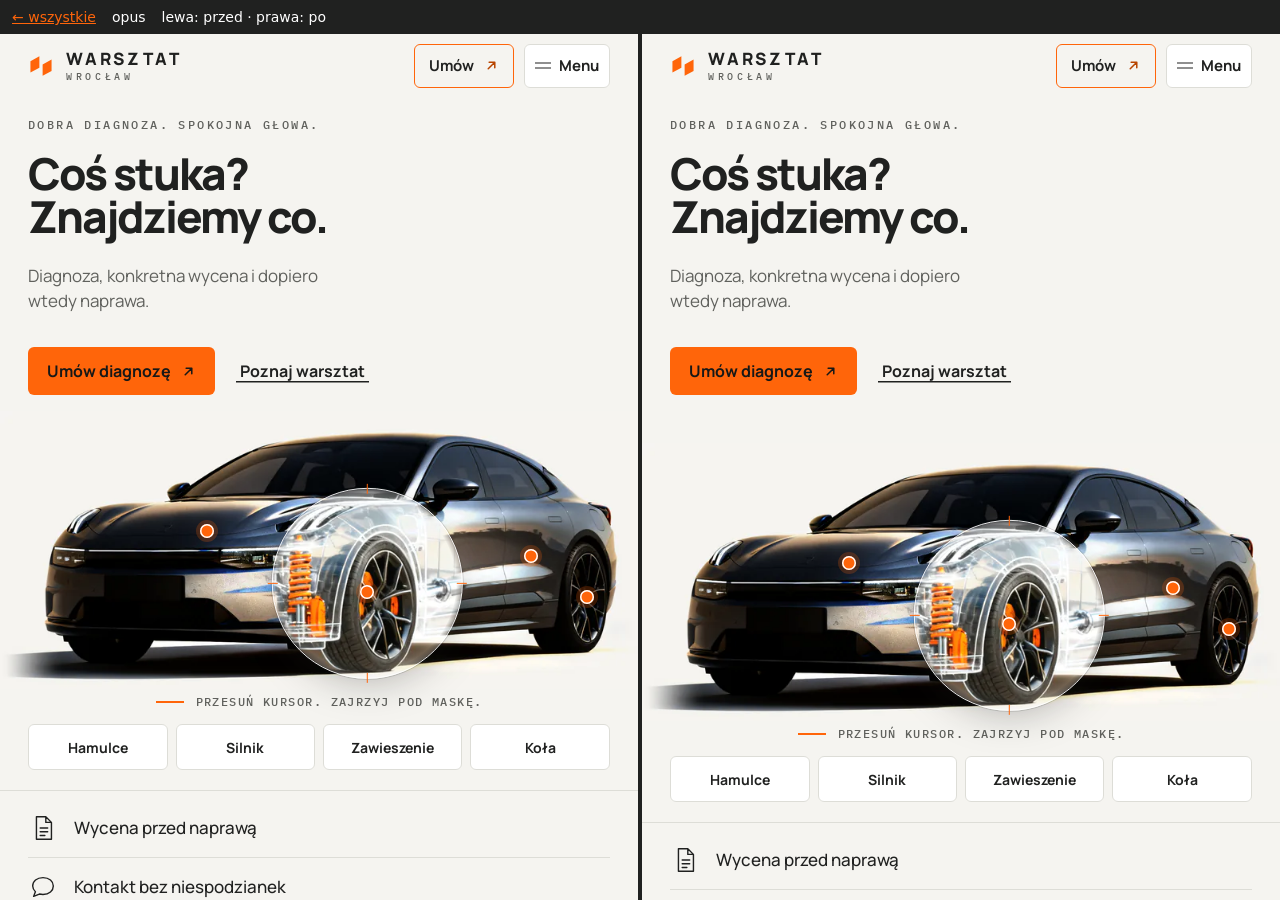
<file: compare.html>
<!doctype html><html lang="pl"><head><meta charset="utf-8"><meta name="viewport" content="width=device-width,initial-scale=1"><meta name="robots" content="noindex"><title>Przed / po</title>
<style>html,body{margin:0;height:100%;font:14px system-ui,sans-serif;background:#202120;color:#fff}.bar{height:34px;display:flex;align-items:center;gap:16px;padding:0 12px}.bar a{color:#FF650A}.g{display:grid;grid-template-columns:1fr 1fr;gap:4px;height:calc(100% - 34px)}iframe{width:100%;height:100%;border:0;background:#fff}</style></head><body>
<div class="bar"><a href="./">← wszystkie</a><span id="t"></span><span>lewa: przed · prawa: po</span></div>
<div class="g"><iframe id="a"></iframe><iframe id="b"></iframe></div>
<script>const m=(new URLSearchParams(location.search).get('m')||'opus').replace(/[^a-z]/g,'');const ok=['fable','opus','astra','opus3'].includes(m)?m:'opus';document.getElementById('t').textContent=ok;if(ok==='opus3'){document.getElementById('a').src='opus-v2/';document.getElementById('b').src='opus-v3/';}else{document.getElementById('a').src=ok+'/';document.getElementById('b').src=ok+'-v2/';}</script>
</body></html>
</file>
<file: astra-v2/styles.css>
:root{--bg:#f5f4f0;--ink:#202120;--muted:#60615d;--line:#d9dad4;--orange:#ff650a;--accent-dark:#ad3c00;--page-margin:60px;--grid-gap:24px;--control-border:#85887f;color-scheme:light;--lens-size:280px}
*{box-sizing:border-box}
html{scroll-behavior:smooth;scroll-padding-top:94px}
body{margin:0;background:var(--bg);color:var(--ink);font-family:Arial,Helvetica,sans-serif;font-size:17px;line-height:1.45;-webkit-font-smoothing:antialiased}
button,input,select,textarea{font:inherit}
button,a,input,textarea,select{-webkit-tap-highlight-color:transparent}
a{color:inherit}
button{color:inherit;cursor:pointer}
button,a{touch-action:manipulation}
button{border:0}
button:disabled{cursor:default}
button:focus-visible,a:focus-visible,summary:focus-visible,input:focus-visible,textarea:focus-visible,select:focus-visible{outline:3px solid var(--accent-dark);outline-offset:4px}
img{display:block;max-width:100%;height:auto}
svg{display:block}
p,h1,h2,h3,figure{margin:0}
h1,h2,h3{line-height:1.03;font-weight:750}
h1{font-size:clamp(64px,5.8vw,88px);letter-spacing:-.065em}
h2{font-size:clamp(38px,3.55vw,54px);letter-spacing:-.055em}
h3{font-size:23px;letter-spacing:-.035em}
p{color:var(--muted)}
.container{width:100%;max-width:1440px;margin-inline:auto;padding-inline:var(--page-margin)}

/* One content grid: shared tracks, gutter and explicit spans. */
.layout-grid{display:grid;grid-template-columns:repeat(12,minmax(0,1fr));column-gap:var(--grid-gap)}

.layout-grid>*{min-width:0}

.grid-halves>*{grid-column:span 6}

.grid-thirds>*{grid-column:span 4}

.grid-feature>:first-child{grid-column:span 4}

.grid-feature>:last-child{grid-column:span 8}
.section{border-bottom:1px solid var(--line);padding-block:48px}
.eyebrow{text-transform:uppercase;font-size:10px;letter-spacing:2.7px;font-weight:700;color:#6b6f68;margin-bottom:20px;line-height:1.5}
.icon{width:30px;height:30px;fill:none;stroke:currentColor;stroke-width:1.5;stroke-linecap:round;stroke-linejoin:round;flex-shrink:0}
.svg-library{position:absolute;width:0;height:0;overflow:hidden}
.button{display:inline-flex;gap:18px;align-items:center;justify-content:center;min-height:49px;padding:12px 23px;text-decoration:none;font-size:14px;font-weight:700;border:1px solid transparent;border-radius:4px;transition:background .18s,color .18s,border-color .18s;white-space:nowrap}
.button span[aria-hidden]{font-size:19px;font-weight:400;transition:transform .18s}
.button:hover span[aria-hidden]{transform:translate(2px,-2px)}
.button-primary{background:var(--orange);color:#22201d}
.button-primary:hover{background:#ed5900}
.button-outline{border-color:var(--orange);color:var(--accent-dark);background:transparent}
.button-outline:hover{background:#ff650a12}
.text-link{font-size:14px;font-weight:700;text-underline-offset:5px;text-decoration-thickness:1px;min-height:44px;display:inline-flex;align-items:center}
.text-link:hover{color:var(--accent-dark)}
.small-copy{font-size:14px;line-height:1.5}
.skip-link{position:fixed;left:20px;top:-80px;z-index:99;padding:12px 20px;background:white}
.skip-link:focus{top:10px}
.header-space{height:96px}
.site-header{position:fixed;top:0;left:0;right:0;z-index:30;background:var(--bg);height:96px;transition:height .2s;border-bottom:1px solid transparent}
.site-header.scrolled{height:72px;border-color:var(--line)}
.header-inner{height:100%;display:flex;align-items:center;gap:42px}
.brand{min-height:44px;display:inline-flex;gap:13px;align-items:center;text-decoration:none;flex-shrink:0}
.brand svg{width:37px;height:45px;color:var(--orange)}
.brand>span{font-size:22px;font-weight:800;letter-spacing:5px;line-height:1.1}
.brand small{display:block;font-size:8px;letter-spacing:4.3px;font-weight:500;margin-top:5px}
.navigation{display:flex;align-items:center;gap:38px;margin-left:auto}
.navigation a{display:inline-flex;align-items:center;min-width:44px;min-height:44px;font-size:13px;text-decoration:none;padding:14px 0}
.navigation a:hover{color:var(--accent-dark)}
.nav-book{min-height:44px;padding:8px 21px;font-size:13px}
.menu-toggle,.mobile-word{display:none}
.hero{min-height:515px;position:relative;padding-top:38px;padding-bottom:27px}
.hero h1{font-size:clamp(40px,5.4vw,80px)}

.hero-copy{position:relative;z-index:3;animation:arrive .6s both}
.hero-copy .eyebrow{margin-bottom:20px;font-size:10px;letter-spacing:2.4px}
.hero-description{font-size:20px;line-height:1.45;margin-top:23px}
.hero-actions{display:flex;align-items:center;gap:30px;margin-top:30px}
.scanner-block{align-self:start;position:relative;min-width:0;margin-inline:0;margin-top:-16px;padding-top:0}
.scanner{position:relative;width:100%;aspect-ratio:1460/660;--scan-x:57%;--scan-y:61%}
.car-render{position:relative;width:100%;aspect-ratio:1460/660;overflow:hidden}
.car-body{filter:saturate(.45);width:100%}
.car-xray{position:absolute;inset:0;width:100%;-webkit-mask-image:radial-gradient(circle calc(var(--lens-size)/2) at var(--scan-x) var(--scan-y),#000 95%,transparent 100%);mask-image:radial-gradient(circle calc(var(--lens-size)/2) at var(--scan-x) var(--scan-y),#000 95%,transparent 100%)}
.lens{position:absolute;left:var(--scan-x);top:var(--scan-y);width:var(--lens-size);height:var(--lens-size);transform:translate(-50%,-50%);border:1px solid #696e6570;border-radius:50%;box-shadow:inset 0 0 0 5px #fff2;pointer-events:none}
.lens:before,.lens:after{content:'';position:absolute;width:11px;height:1px;background:#9b9e98;top:50%;left:-6px}
.lens:after{left:auto;right:-6px}
.car-shadow{position:absolute;left:8%;right:2%;height:19px;top:87%;border-radius:50%;background:#282a2570;filter:blur(13px)}
.hotspot{position:absolute;padding:0;background:none;display:flex;align-items:center;min-height:44px;z-index:3;font-size:12px;font-weight:700;white-space:nowrap}
.hotspot-dot{display:block;flex-shrink:0;width:10px;height:10px;background:var(--orange);border:2px solid #fff;border-radius:50%;box-shadow:0 0 0 4px #ff650a20}
.hotspot-label{border-bottom:1px solid var(--orange);padding:7px 0 3px}
.hotspot-line{height:1px;background:var(--orange);width:60px;transform-origin:center}
.hotspot-engine{left:11%;top:20%;transform:rotate(42deg)}
.hotspot-engine .hotspot-label{transform:rotate(-42deg) translate(-9px,12px)}
.hotspot-suspension{right:10%;top:37%;flex-direction:row-reverse;transform:rotate(-20deg)}
.hotspot-suspension .hotspot-label{transform:rotate(20deg) translate(9px,-3px)}
.hotspot-brakes{left:57%;top:77%;transform:rotate(36deg)}
.hotspot-brakes .hotspot-label{transform:rotate(-36deg) translate(10px,-9px)}
.hotspot:hover .hotspot-dot,.hotspot[aria-expanded=true] .hotspot-dot{box-shadow:0 0 0 7px #ff650a30}
.scanner-bottom{display:flex;align-items:center;gap:8px;margin:28px 0 0}
.scanner-hint{font-size:11px}
.scan-symbol{font-size:22px;color:var(--accent-dark)}
.technical-note{margin-left:auto;color:#696e65;font:9px monospace;letter-spacing:1.9px}
.touch-hint,.mobile-parts{display:none}
.scanner-panel{position:absolute;z-index:10;background:#fff;box-shadow:0 9px 32px #20212016;border:1px solid var(--line);border-top:2px solid var(--orange);border-radius:4px;right:18px;bottom:14px;width:300px;padding:22px 23px 16px}
.scanner-panel .eyebrow{padding-right:30px;margin-bottom:10px;color:var(--accent-dark)}
.scanner-panel p:not(.eyebrow){font-size:16px;padding-right:10px}
.panel-close{position:absolute;right:4px;top:2px;width:44px;height:44px;background:transparent;font-size:24px}
.service-link{font-size:13px;display:inline-flex;align-items:center;gap:14px;font-weight:700;min-height:44px;text-decoration:none;color:var(--accent-dark)}
.service-link:hover{text-decoration:underline;text-underline-offset:4px}
.scan-reset{font-size:11px;display:block;background:none;color:var(--muted);text-decoration:underline;text-underline-offset:3px;min-height:32px;padding:0}
.principles-band{border-block:1px solid var(--line)}

.principles{padding-block:25px}
.principles>div{display:flex;align-items:center;justify-content:flex-start;gap:17px;font-size:14px;min-height:35px}
.principles>div,.steps article{position:relative}

.principles>div+div:before,.steps article+article:before{content:"";position:absolute;left:calc(var(--grid-gap)/-2);top:0;bottom:0;width:1px;background:var(--line)}
.principles .icon{width:29px;height:29px}
.process{padding-top:40px;padding-bottom:40px}
.process-top{align-items:start;min-height:285px}
.process-top>div:first-child{padding-top:22px;position:relative;z-index:1}
.process h2{font-size:clamp(34px,3.5vw,50px)}
.brake-scene{position:relative;aspect-ratio:2.95;align-self:center;margin-left:0;overflow:clip;overflow-clip-margin:16px;--spread:1}
.brake-mobile{display:none}
.brake-layer{position:absolute;width:100%;height:auto;inset:0;filter:drop-shadow(0 7px 5px #28282216)}
.brake-wheel{transform:translateX(calc((1 - var(--spread))*88px));z-index:4}
.brake-disc{transform:translateX(calc((1 - var(--spread))*28px));z-index:3}
.brake-caliper{transform:translateX(calc((1 - var(--spread))*-35px));z-index:2}
.brake-hub{transform:translateX(calc((1 - var(--spread))*-88px));z-index:1}
.brake-shadow{position:absolute;bottom:-12px;left:5%;right:3%;height:15px;filter:blur(12px);background:#77786d30;border-radius:50%}
.steps{margin-top:24px}
.steps article{display:flex;gap:24px;padding:0}
.step-number{font:22px Arial;color:var(--accent-dark);padding-top:1px}
.steps h3{margin-bottom:15px}
.steps p{font-size:17px;line-height:1.4}
.services{padding-block:40px}
.technical-car{width:94%;margin:18px 0 15px;overflow:visible}
.car-lines{stroke:#969a93;stroke-width:1.3;fill:none}
.car-detail-lines{stroke:#a7aaa3;stroke-width:1;opacity:.85}
.technical-highlight{stroke:var(--orange);stroke-width:2;fill:none;opacity:0;transition:opacity .23s}
.technical-car[data-active="Hamulce"] .highlight-brakes,.technical-car[data-active="Zawieszenie"] .highlight-suspension,.technical-car[data-active="Diagnostyka"] .highlight-engine,.technical-car[data-active="Opony i geometria"] .highlight-wheels,.technical-car[data-active="Serwis okresowy"] .highlight-service{opacity:1}
.service-item{border-top:1px solid var(--line)}
.service-item:last-of-type{border-bottom:1px solid var(--line)}
summary{list-style:none;cursor:pointer}
summary::-webkit-details-marker{display:none}
.service-item summary{display:flex;align-items:center;gap:30px;min-height:60px}
.row-number{font:12px monospace;letter-spacing:3px;color:var(--accent-dark)}
.service-item h3{font-size:22px}
.row-arrow{margin-left:auto;width:28px;height:28px;position:relative;flex-shrink:0;color:var(--accent-dark)}
.row-arrow:before{content:"";position:absolute;top:13px;left:4px;width:15px;height:1.5px;background:currentColor;transition:opacity .23s}
.row-arrow:after{content:"";position:absolute;top:9px;left:12px;width:8px;height:8px;border-top:1.5px solid;border-right:1.5px solid;transform:rotate(45deg);transition:transform .23s}
.service-item[open]{border-top-color:var(--orange)}
.service-item[open] .row-arrow:before{opacity:0}
.service-item[open] .row-arrow:after{transform:rotate(-45deg);left:9px;top:11px}
.accordion-content{padding:0 10px 15px 54px}
.accordion-content p{font-size:16px;line-height:1.5}
.concept-caption{font-size:11px;color:#696e65;margin-top:16px}
.about{padding-top:35px;padding-bottom:25px}
.about figure img{width:100%;aspect-ratio:1.85;object-fit:cover;object-position:center 43%}
.about figcaption{color:#696e65;font-size:11px;margin-top:7px}
.about-copy{padding-top:23px}
.about-copy h2{margin-bottom:27px}
.about-copy>p:not(.eyebrow){font-size:19px;line-height:1.45}
.about-rule{display:block;width:40px;height:2px;background:var(--orange);margin:32px 0 20px}
.about-copy .small-copy{font-size:14px!important}
.reviews{padding-block:40px}
.reviews-grid{align-items:center}
.reviews h2{font-size:39px}
.reviews .eyebrow{margin-bottom:14px}
.review-placeholder{display:flex;align-items:center;gap:20px;border:1px solid #d4d6cf;border-radius:6px;min-height:150px;padding:27px}
.review-placeholder p{font-size:14px}
.review-placeholder .icon{color:#898c85;width:35px;height:35px}
.appointment{position:relative;isolation:isolate;overflow:hidden;background:#242625;padding:40px 0;color:var(--bg)}
.appointment-art{position:absolute;inset:0 28% 0 0;z-index:-1;opacity:.1;background:url('img/car-xray-1400.webp') 72% 70%/auto 135% no-repeat;filter:grayscale(1);mask-image:linear-gradient(90deg,transparent 3%,#000 78%)}
.appointment-grid{align-items:start}
.appointment-copy{padding-top:22px}
.appointment-copy .eyebrow{color:#ff852d}
.appointment-copy h2{font-size:60px;letter-spacing:-.05em;line-height:1.03;margin:22px 0 27px}
.appointment-copy>p:not(.eyebrow){font-size:23px;color:#e5e6df;line-height:1.4}
.appointment-footnote{display:block;font-size:9px;letter-spacing:2.1px;color:#babeb5;margin-top:90px}
form{border:1px solid #c5c7bf;background:var(--bg);border-radius:7px;padding:26px 28px;color:var(--ink)}
.form-demo{font:9px monospace;letter-spacing:1.7px;margin-bottom:15px;color:#696e65}
fieldset{border:0;padding:0;margin:0}
.topics legend{font-size:15px;font-weight:700;margin-bottom:12px}
.topics>div{display:grid;grid-template-columns:repeat(4,1fr);gap:5px}
.topics label{position:relative;cursor:pointer}
.topics input{position:absolute;opacity:0;width:100%;height:100%;margin:0}
.topics span{display:flex;align-items:center;justify-content:center;min-height:44px;font-size:11px;white-space:nowrap;border:1px solid var(--control-border);border-radius:30px;transition:border-color .15s,background .15s}
.topics input:checked+span{border-color:var(--accent-dark);background:#ff650a0c;font-weight:700;box-shadow:inset 0 -2px 0 var(--accent-dark)}
.topics input:focus-visible+span{outline:3px solid var(--accent-dark);outline-offset:2px}
.form-field{margin-top:13px}
.form-field label{display:flex;gap:4px;font-size:12px;font-weight:700;margin-bottom:5px}
.optional{font-size:10px;font-weight:400;color:var(--muted);margin-left:auto}
.form-field input,.form-field textarea,.form-field select{width:100%;padding:10px 12px;font-size:14px;min-height:44px;border:1px solid var(--control-border);border-radius:3px;background:#fafaf7;color:var(--ink);transition:border-color .15s}
.form-field textarea{resize:vertical;min-height:73px}
.form-field input::placeholder,.form-field textarea::placeholder{color:#696e65}
.form-field [aria-invalid=true]{border-color:#a22b17;background:#fff6f3}
.field-error{display:block;font-size:11px;color:#a22b17;margin-top:3px}
.field-error:empty{display:none}
.submit-button{margin-top:16px;width:100%}
.form-promise{font-size:12px;text-align:center;margin-top:12px}
.form-privacy{font-size:10px;line-height:1.5;text-align:center;margin-top:13px}
.form-privacy a{text-underline-offset:2px}
.form-status{border-left:3px solid var(--orange);background:#fff;padding:12px;font-size:13px;margin-top:16px}
.no-js-note{font-size:13px;margin-top:12px}
.faq{padding-block:43px}
.faq summary{min-height:64px;display:flex;align-items:center;justify-content:space-between;gap:15px;font-weight:700;font-size:19px;letter-spacing:-.4px}
.faq summary span{color:var(--accent-dark);font-size:24px;transition:transform .23s}
.faq details{border-top:1px solid var(--line)}
.faq details:last-child{border-bottom:1px solid var(--line)}
.faq details[open]{border-top-color:var(--orange)}
.faq details[open] summary span{transform:rotate(180deg)}
.faq .accordion-content{padding:0 30px 20px 0}
.contact{border:0;padding-top:44px;padding-bottom:40px}
.contact h2{font-size:46px}
.contact-city{display:flex;align-items:center;gap:19px;margin:30px 0 24px;font-size:20px}
.contact-city .icon{color:var(--orange)}
.contact-details{margin:0}
.contact-details>div{position:relative;padding-left:49px;margin-top:21px}
.contact-details .icon{position:absolute;left:0;top:1px;width:25px;height:25px}
.contact-details dt{font-size:14px;font-weight:700}
.contact-details dd{margin:3px 0 0;font-size:14px;color:var(--muted)}
.map{position:relative;overflow:hidden;background:#e6e8e2;aspect-ratio:1.77}
.map>svg:first-child{width:100%;height:100%}
.map-pin{position:absolute;left:48%;top:46%;width:35px;height:43px;color:var(--orange);filter:drop-shadow(0 3px 2px #4442)}
.map-tag{position:absolute;bottom:15px;left:15px;font-size:10px;background:#f5f4f0dc;padding:6px 9px;border-radius:2px;color:#60665e}
.map-bottom{display:flex;align-items:center;justify-content:space-between;padding-top:13px}
.map-bottom>span{font-size:11px;color:#696e65}
.map-bottom .button{min-height:44px;font-size:12px}
.footer{position:relative;display:flex;justify-content:space-between;align-items:center;min-height:140px}
.footer:before{content:'';position:absolute;left:var(--page-margin);right:var(--page-margin);top:0;height:1px;background:var(--line)}
.footer>div{display:flex;gap:45px;align-items:center;font-size:12px}
.footer>div a{text-decoration:none;min-width:44px;min-height:44px;display:flex;align-items:center}
.footer>div a:hover{text-decoration:underline}
.footer>div>span{font-size:10px;color:#696e65}
dialog{border:1px solid var(--line);background:var(--bg);border-radius:8px;max-width:530px;width:calc(100% - 40px);padding:40px;color:var(--ink)}
dialog::backdrop{background:#20212099;backdrop-filter:blur(4px)}
dialog h2{font-size:38px;margin-bottom:22px}
dialog p:not(.eyebrow){margin-bottom:18px;font-size:16px}
.dialog-close{position:absolute;right:8px;top:6px;width:44px;height:44px;font-size:28px;background:none}
.dialog-done{margin-top:9px}
[hidden]{display:none!important}
@keyframes arrive{from{transform:translateY(8px)}
to{transform:translateY(0)}
}

@supports (interpolate-size:allow-keywords){details{interpolate-size:allow-keywords}
details::details-content{height:0;overflow:clip;transition:height .23s,content-visibility .23s;transition-behavior:allow-discrete}
details[open]::details-content{height:auto}
}

.hotspot-target{position:absolute;z-index:4;width:44px;height:44px;padding:0;border-radius:50%;background:transparent;transform:translate(-50%,-50%)}
.hotspot-target:hover{box-shadow:inset 0 0 0 1px #ff650a80;background:#ff650a0c}
.target-engine{left:34%;top:43.03%}
.target-brakes{left:57.95%;top:65%}
.target-suspension{left:83.01%;top:55%}
.scanner-callouts{position:absolute;inset:0;width:100%;height:100%;pointer-events:none}
.hotspot{transform:none!important;min-height:44px}
.hotspot-line,.hotspot-dot{display:none}
.hotspot-label{transform:none!important;border:0;padding:0}
.hotspot-engine{left:18%;top:7%;}
.hotspot-suspension{left:87%;right:auto;top:37%;}
.hotspot-brakes{left:70%;top:85%;}
.hotspot:hover,.hotspot[aria-expanded=true]{color:var(--accent-dark)}
.conversation-line{display:block;font-size:.8em;max-width:100%}
.scanner-panel{bottom:6px;right:20px;animation:panel-in .2s ease-out}
.scan-reset{min-height:44px}
@keyframes panel-in{from{opacity:0;transform:translateY(5px)}
to{opacity:1;transform:translateY(0)}
}

@media(min-width:1500px){.hero{min-height:590px}
.hero-copy{padding-top:20px}
}

@media(max-width:1200px){:root{--page-margin:40px;--lens-size:220px}
.header-inner{gap:25px}
.navigation{gap:25px}
.brand>span{font-size:19px;letter-spacing:4px}
.brand svg{width:32px}
.hero{min-height:490px}
.hero-actions{gap:20px}
.hero-actions .button{padding-inline:17px}
.scanner-block{margin-top:6px}
.process-top{min-height:220px}
.reviews h2{font-size:33px}
.review-placeholder{padding:20px;gap:15px}
.appointment-copy h2{font-size:56px}
.about-copy>p:not(.eyebrow){font-size:17px}
.about-rule{margin-block:23px 16px}
.about-copy h2{font-size:41px}
.contact h2{font-size:39px}
.topics span{font-size:10px}
.technical-note{display:none}
}

@media(max-width:950px) and (min-width:761px){:root{--page-margin:30px;--lens-size:185px}
.hero{min-height:460px}
.scanner-block{margin-top:32px}
.hotspot-suspension{left:84%}
.hero .eyebrow{font-size:8px}
.hero-description{font-size:18px}
.hero-actions{gap:16px}
.hero-actions .button{font-size:12px;padding:10px 12px}
.text-link{font-size:12px}
.navigation{gap:19px}
.header-inner{gap:20px}
.navigation a{font-size:11px}
.nav-book{font-size:11px;padding:7px 12px}
.hotspot{font-size:10px}
.hotspot-line{width:35px}
.process h2{font-size:33px}
.steps h3{font-size:20px}
.steps p{font-size:15px}
.service-item h3{font-size:20px}
.review-placeholder{padding:16px;gap:10px}
.review-placeholder p{font-size:12px}
.review-placeholder .icon{width:26px}
.reviews h2{font-size:29px}
.about-copy{padding-top:0}
.about-copy h2{font-size:36px}
.about-copy .small-copy,.about-rule{display:none}
.appointment-copy h2{font-size:46px}
form{padding:22px 20px}
.appointment-copy>p:not(.eyebrow){font-size:20px}
.contact h2{font-size:32px}
.contact-details dd{font-size:12px}
.contact-details>div{padding-left:38px}
.footer>div{gap:25px}
}

@media(max-width:760px){.layout-grid{grid-template-columns:minmax(0,1fr)}
.layout-grid>:nth-child(n){grid-column:1 / -1}
:root{--page-margin:22px;--lens-size:130px}
html{scroll-padding-top:85px}
body{font-size:16px}
.header-space{height:78px}
.site-header,.site-header.scrolled{height:78px}
.header-inner{gap:15px}
.brand{gap:8px}
.brand svg{width:27px;height:34px}
.brand>span{font-size:16px;letter-spacing:3px}
.brand small{font-size:6px;letter-spacing:2.9px;margin-top:4px}
.nav-book{margin-left:auto;min-height:44px;gap:8px;padding:7px 12px;font-size:12px}
.desktop-word{display:none}
.mobile-word{display:inline}
.menu-toggle{display:flex;flex-direction:column;justify-content:center;gap:6px;width:44px;height:44px;background:none;padding:10px;margin-right:0;flex-shrink:0}
.menu-toggle span{width:23px;height:1px;background:var(--ink);transition:transform .2s}
.menu-toggle[aria-expanded=true] span:first-child{transform:translateY(3.5px) rotate(45deg)}
.menu-toggle[aria-expanded=true] span:last-child{transform:translateY(-3.5px) rotate(-45deg)}
.navigation{display:none;position:absolute;left:0;right:0;top:77px;margin:0;padding:14px var(--page-margin) 22px;background:var(--bg);border-bottom:1px solid var(--line);box-shadow:0 10px 12px #20212008}
.navigation.is-open{display:flex;flex-direction:column;align-items:stretch;gap:0}
.navigation a{font-size:17px;padding:14px 0;border-bottom:1px solid var(--line)}
.hero{min-height:0;padding-top:29px;padding-bottom:28px}
.hero-copy .eyebrow{font-size:8px;letter-spacing:1.8px;margin-bottom:17px}
h1{font-size:50px;line-height:1;letter-spacing:-2.8px}
.hero h1 br:last-child{display:none}
.hero h1 br:last-child:after{content:' '}
.hero h1{max-width:none;font-size:50px}
.hero-description{font-size:17px;line-height:1.4;margin-top:20px}
.hero-actions{gap:23px;margin-top:24px}
.hero-actions .button{min-height:48px;padding:10px 16px;font-size:13px;gap:15px}
.text-link{font-size:12px}
.scanner-block{margin:24px 0 0;padding-top:8px;animation:none}
.scanner{aspect-ratio:1460/660;--scan-y:58%}
.scanner-callouts{display:none}
.car-shadow{height:12px;filter:blur(9px)}
.hotspot,.hotspot-target{display:none}
.scanner-bottom{margin:17px 0 13px;justify-content:center;gap:6px}
.scanner-hint{font-size:10px}
.scan-symbol{font-size:17px}
.pointer-hint{display:none}
.touch-hint{display:inline}
.mobile-parts{display:flex;gap:7px;margin-inline:0}
.mobile-parts button{flex:1;background:none;border:1px solid var(--control-border);min-height:44px;border-radius:3px;font-size:11px;padding:7px 9px;display:flex;align-items:center;justify-content:space-between;gap:7px}
.mobile-parts button span{color:var(--accent-dark)}
.mobile-parts button[aria-expanded=true]{background:#fff1e5;border-color:var(--accent-dark);font-weight:700}
.scanner-panel{position:relative;right:auto;bottom:auto;width:auto;margin:14px 0 0;padding:21px;box-shadow:none}
.scan-reset{min-height:44px}
.principles{padding-block:16px;row-gap:0}
.principles>div{justify-content:flex-start;gap:15px;min-height:48px;font-size:13px;padding-left:0}
.principles>div+div:before,.steps article+article:before{display:none}
.principles .icon{width:24px;height:24px}
.section{padding-block:38px}
.eyebrow{font-size:9px;letter-spacing:2.2px;margin-bottom:14px}
h2{font-size:36px;letter-spacing:-1.9px}
.process-top{min-height:0}
.process-top>div:first-child{padding-top:0}
.process h2{font-size:35px}
.brake-scene{margin:28px 0 24px;aspect-ratio:2.85;--spread:1!important}
.brake-layer{display:none}
.brake-mobile{display:block;width:100%;filter:drop-shadow(0 5px 4px #28282216)}
.brake-shadow{display:none}
.steps{row-gap:22px;margin-top:27px}
.steps article{gap:20px}
.step-number{font-size:19px;width:27px}
.steps h3{font-size:21px;margin-bottom:8px}
.steps p{font-size:15px}
.steps p br{display:none}
.technical-car{margin:22px 0 12px;width:100%}
.services-intro .small-copy{font-size:12px}
.service-list{margin-top:28px}
.service-item summary{min-height:62px;gap:21px}
.service-item h3{font-size:20px}
.row-number{font-size:11px}
.accordion-content{padding-left:44px}
.accordion-content p{font-size:14px}
.service-link{font-size:12px}
.concept-caption{font-size:10px;margin-top:14px}
.about-grid{row-gap:26px}
.about figure img{aspect-ratio:1.35}
.about figcaption{font-size:10px}
.about-copy{padding:0}
.about-copy h2{font-size:36px;margin-bottom:21px}
.about-copy h2 br{display:none}
.about-copy>p:not(.eyebrow){font-size:17px;max-width:340px}
.about-rule,.about-copy .small-copy{display:none}
.reviews-grid{row-gap:13px}
.reviews h2{font-size:35px;margin-bottom:13px}
.review-placeholder{padding:20px;min-height:94px;gap:20px}
.review-placeholder p{font-size:13px}
.review-placeholder .icon{width:28px;height:28px}
.appointment{padding:39px 0}
.appointment-grid{row-gap:29px}
.appointment-copy{padding:0}
.appointment-copy h2{font-size:42px;margin:17px 0 21px;letter-spacing:-2.3px}
.appointment-copy h2 .conversation-line{font-size:1em;display:block}
.appointment-copy>p:not(.eyebrow){font-size:19px}
.appointment-footnote{display:none}
.appointment-art{inset:0 0 55% 0;opacity:.1;background-size:auto 80%;background-position:60% center}
.appointment form{padding:21px 18px}
.form-demo{font-size:8px;letter-spacing:1.2px}
.topics>div{gap:5px}
.topics span{font-size:10px}
.topics legend{font-size:14px}
.form-field{margin-top:14px}
.form-field input,.form-field textarea,.form-field select{font-size:16px;min-height:46px}
.form-field label{font-size:12px}
.form-privacy{font-size:10px}
.info-grid{row-gap:27px}
.faq h2{font-size:35px}
.faq summary{font-size:16px;min-height:60px;letter-spacing:-.3px}
.faq .accordion-content{padding-right:12px}
.contact h2{font-size:36px}
.contact-city{margin:25px 0 23px}
.contact-details>div{margin-top:21px}
.contact-details dd{font-size:14px}
.map{aspect-ratio:1.3}
.map-column{margin-top:7px}
.map-bottom .button{font-size:11px;min-height:44px;padding:8px 14px}
.map-bottom>span{font-size:10px}
.map-pin{width:29px;height:36px}
.footer{padding-top:29px;padding-bottom:28px;min-height:150px;flex-direction:column;align-items:flex-start;gap:20px}
.footer>div{gap:27px;font-size:11px;width:100%;justify-content:space-between}
.footer>div>span{font-size:9px}
.footer .brand>span{font-size:18px}
.footer .brand svg{width:29px}
.footer>div a{min-height:44px}
dialog{padding:30px 24px}
dialog h2{font-size:32px}
dialog p:not(.eyebrow){font-size:14px}
}

@media(max-width:375px){:root{--lens-size:110px}
.header-inner{gap:9px}
.brand>span{font-size:14px;letter-spacing:2.8px}
.brand svg{width:25px}
.nav-book{padding-inline:10px}
.hero h1{font-size:50px}
.hero-actions{gap:19px}
.hero-actions .button{font-size:12px;padding-inline:14px}
.hero-copy .eyebrow{font-size:7.5px}
.topics span{font-size:9px}
.appointment form{padding-inline:15px}
.appointment-copy h2{font-size:41px}
}

@media(prefers-reduced-motion:reduce){html{scroll-behavior:auto}
*,*:before,*:after{animation:none!important;transition:none!important}
.brake-scene{--spread:1!important}
}


/* Controls keep their hit areas and focus rings inside their components. */
.hero-actions{flex-wrap:wrap}

.hotspot{min-width:44px}

.hotspot-suspension{left:auto;right:0}

.topics>div{grid-template-columns:repeat(4,minmax(0,1fr))}

@media (min-width:761px) and (max-width:1050px){.topics>div{grid-template-columns:repeat(2,minmax(0,1fr))}
.review-placeholder{flex-wrap:wrap}
}

@media(max-width:760px){.header-inner{gap:10px}
.footer>div{flex-wrap:wrap;column-gap:20px;row-gap:4px}
.topics>div{grid-template-columns:repeat(2,minmax(0,1fr))}
}
</file>
<file: astra/styles.css>
:root{--bg:#f5f4f0;--ink:#202120;--muted:#60615d;--line:#d9dad4;--orange:#ff650a;--accent-dark:#ad3c00;--gutter:60px;--lens-size:280px}*{box-sizing:border-box}html{scroll-behavior:smooth;scroll-padding-top:94px}body{margin:0;background:var(--bg);color:var(--ink);font-family:Arial,Helvetica,sans-serif;font-size:17px;line-height:1.45;-webkit-font-smoothing:antialiased}button,input,select,textarea{font:inherit}button,a,input,textarea,select{-webkit-tap-highlight-color:transparent}a{color:inherit}button{color:inherit;cursor:pointer}button,a{touch-action:manipulation}button{border:0}button:disabled{cursor:default}button:focus-visible,a:focus-visible,summary:focus-visible,input:focus-visible,textarea:focus-visible,select:focus-visible{outline:3px solid var(--accent-dark);outline-offset:4px}img{display:block;max-width:100%;height:auto}svg{display:block}p,h1,h2,h3,figure{margin:0}h1,h2,h3{line-height:1.03;font-weight:750}h1{font-size:clamp(64px,5.8vw,88px);letter-spacing:-.065em}h2{font-size:clamp(38px,3.55vw,54px);letter-spacing:-.055em}h3{font-size:23px;letter-spacing:-.035em}p{color:var(--muted)}.container{max-width:1440px;margin:auto;padding-inline:var(--gutter)}.section{border-bottom:1px solid var(--line);padding-block:48px}.eyebrow{text-transform:uppercase;font-size:10px;letter-spacing:2.7px;font-weight:700;color:#6b6f68;margin-bottom:20px;line-height:1.5}.icon{width:30px;height:30px;fill:none;stroke:currentColor;stroke-width:1.5;stroke-linecap:round;stroke-linejoin:round;flex-shrink:0}.svg-library{position:absolute;width:0;height:0;overflow:hidden}.button{display:inline-flex;gap:18px;align-items:center;justify-content:center;min-height:49px;padding:12px 23px;text-decoration:none;font-size:14px;font-weight:700;border:1px solid transparent;border-radius:4px;transition:background .18s,color .18s,border-color .18s;white-space:nowrap}.button span[aria-hidden]{font-size:19px;font-weight:400;transition:transform .18s}.button:hover span[aria-hidden]{transform:translate(2px,-2px)}.button-primary{background:var(--orange);color:#22201d}.button-primary:hover{background:#ed5900}.button-outline{border-color:var(--orange);color:var(--accent-dark);background:transparent}.button-outline:hover{background:#ff650a12}.text-link{font-size:14px;font-weight:700;text-underline-offset:5px;text-decoration-thickness:1px;min-height:44px;display:inline-flex;align-items:center}.text-link:hover{color:var(--accent-dark)}.small-copy{font-size:14px;line-height:1.5}.skip-link{position:fixed;left:20px;top:-80px;z-index:99;padding:12px 20px;background:white}.skip-link:focus{top:10px}.header-space{height:96px}.site-header{position:fixed;top:0;left:0;right:0;z-index:30;background:var(--bg);height:96px;transition:height .2s;border-bottom:1px solid transparent}.site-header.scrolled{height:72px;border-color:var(--line)}.header-inner{height:100%;display:flex;align-items:center;gap:42px}.brand{display:inline-flex;gap:13px;align-items:center;text-decoration:none;flex-shrink:0}.brand svg{width:37px;height:45px;color:var(--orange)}.brand>span{font-size:22px;font-weight:800;letter-spacing:5px;line-height:1.1}.brand small{display:block;font-size:8px;letter-spacing:4.3px;font-weight:500;margin-top:5px}.navigation{display:flex;align-items:center;gap:38px;margin-left:auto}.navigation a{font-size:13px;text-decoration:none;padding:14px 0}.navigation a:hover{color:var(--accent-dark)}.nav-book{min-height:43px;padding:8px 21px;font-size:13px}.menu-toggle,.mobile-word{display:none}.hero{display:grid;grid-template-columns:36% 64%;min-height:515px;position:relative;padding-top:38px;padding-bottom:27px}.hero-copy{position:relative;z-index:3;animation:arrive .6s both}.hero-copy .eyebrow{margin-bottom:20px;font-size:10px;letter-spacing:2.4px}.hero-description{font-size:20px;line-height:1.45;margin-top:23px}.hero-actions{display:flex;align-items:center;gap:30px;margin-top:30px}.scanner-block{align-self:start;position:relative;min-width:0;margin-left:-72px;margin-right:-38px;margin-top:-16px;padding-top:0}.scanner{position:relative;width:100%;aspect-ratio:1460/660;--scan-x:57%;--scan-y:61%}.car-render{position:relative;width:100%;aspect-ratio:1460/660;overflow:hidden}.car-body{filter:saturate(.45);width:100%}.car-xray{position:absolute;inset:0;width:100%;-webkit-mask-image:radial-gradient(circle calc(var(--lens-size)/2) at var(--scan-x) var(--scan-y),#000 95%,transparent 100%);mask-image:radial-gradient(circle calc(var(--lens-size)/2) at var(--scan-x) var(--scan-y),#000 95%,transparent 100%)}.lens{position:absolute;left:var(--scan-x);top:var(--scan-y);width:var(--lens-size);height:var(--lens-size);transform:translate(-50%,-50%);border:1px solid #696e6570;border-radius:50%;box-shadow:inset 0 0 0 5px #fff2;pointer-events:none}.lens:before,.lens:after{content:'';position:absolute;width:11px;height:1px;background:#9b9e98;top:50%;left:-6px}.lens:after{left:auto;right:-6px}.car-shadow{position:absolute;left:8%;right:2%;height:19px;top:87%;border-radius:50%;background:#282a2570;filter:blur(13px)}.hotspot{position:absolute;padding:0;background:none;display:flex;align-items:center;min-height:44px;z-index:3;font-size:12px;font-weight:700;white-space:nowrap}.hotspot-dot{display:block;flex-shrink:0;width:10px;height:10px;background:var(--orange);border:2px solid #fff;border-radius:50%;box-shadow:0 0 0 4px #ff650a20}.hotspot-label{border-bottom:1px solid var(--orange);padding:7px 0 3px}.hotspot-line{height:1px;background:var(--orange);width:60px;transform-origin:center}.hotspot-engine{left:11%;top:20%;transform:rotate(42deg)}.hotspot-engine .hotspot-label{transform:rotate(-42deg) translate(-9px,12px)}.hotspot-suspension{right:10%;top:37%;flex-direction:row-reverse;transform:rotate(-20deg)}.hotspot-suspension .hotspot-label{transform:rotate(20deg) translate(9px,-3px)}.hotspot-brakes{left:57%;top:77%;transform:rotate(36deg)}.hotspot-brakes .hotspot-label{transform:rotate(-36deg) translate(10px,-9px)}.hotspot:hover .hotspot-dot,.hotspot[aria-expanded=true] .hotspot-dot{box-shadow:0 0 0 7px #ff650a30}.scanner-bottom{display:flex;align-items:center;gap:8px;margin:28px 25px 0 45px}.scanner-hint{font-size:11px}.scan-symbol{font-size:22px;color:var(--accent-dark)}.technical-note{margin-left:auto;color:#696e65;font:9px monospace;letter-spacing:1.9px}.touch-hint,.mobile-parts{display:none}.scanner-panel{position:absolute;z-index:10;background:#fff;box-shadow:0 9px 32px #20212016;border:1px solid var(--line);border-top:2px solid var(--orange);border-radius:4px;right:18px;bottom:14px;width:300px;padding:22px 23px 16px}.scanner-panel .eyebrow{margin-bottom:10px;color:var(--accent-dark)}.scanner-panel p:not(.eyebrow){font-size:16px;padding-right:10px}.panel-close{position:absolute;right:4px;top:2px;width:40px;height:40px;background:transparent;font-size:24px}.service-link{font-size:13px;display:inline-flex;align-items:center;gap:14px;font-weight:700;min-height:44px;text-decoration:none;color:var(--accent-dark)}.service-link:hover{text-decoration:underline;text-underline-offset:4px}.scan-reset{font-size:11px;display:block;background:none;color:var(--muted);text-decoration:underline;text-underline-offset:3px;min-height:32px;padding:0}.principles{display:grid;grid-template-columns:repeat(3,1fr);padding-block:25px;border-block:1px solid var(--line);max-width:1320px;padding-inline:0;margin:auto}.principles>div{display:flex;align-items:center;justify-content:center;gap:17px;font-size:14px;min-height:35px}.principles>div+div{border-left:1px solid var(--line)}.principles .icon{width:29px;height:29px}.process{padding-top:40px;padding-bottom:40px}.process-top{display:grid;grid-template-columns:39% 61%;align-items:start;min-height:285px}.process-top>div:first-child{padding-top:22px;position:relative;z-index:1}.process h2{font-size:clamp(34px,3.5vw,50px)}.brake-scene{position:relative;aspect-ratio:2.95;align-self:center;margin-left:-45px;overflow:clip;overflow-clip-margin:16px;--spread:1}.brake-mobile{display:none}.brake-layer{position:absolute;width:100%;height:auto;inset:0;filter:drop-shadow(0 7px 5px #28282216)}.brake-wheel{transform:translateX(calc((1 - var(--spread))*88px));z-index:4}.brake-disc{transform:translateX(calc((1 - var(--spread))*28px));z-index:3}.brake-caliper{transform:translateX(calc((1 - var(--spread))*-35px));z-index:2}.brake-hub{transform:translateX(calc((1 - var(--spread))*-88px));z-index:1}.brake-shadow{position:absolute;bottom:-12px;left:5%;right:3%;height:15px;filter:blur(12px);background:#77786d30;border-radius:50%}.steps{display:grid;grid-template-columns:repeat(3,1fr);margin-top:24px}.steps article{display:flex;gap:24px;padding:0 40px}.steps article:first-child{padding-left:0}.steps article+article{border-left:1px solid var(--line)}.step-number{font:22px Arial;color:var(--accent-dark);padding-top:1px}.steps h3{margin-bottom:15px}.steps p{font-size:17px;line-height:1.4}.services{padding-block:40px}.services-grid{display:grid;grid-template-columns:48% 48%;justify-content:space-between}.technical-car{width:94%;margin:18px 0 15px;overflow:visible}.car-lines{stroke:#969a93;stroke-width:1.3;fill:none}.car-detail-lines{stroke:#a7aaa3;stroke-width:1;opacity:.85}.technical-highlight{stroke:var(--orange);stroke-width:2;fill:none;opacity:0;transition:opacity .23s}.technical-car[data-active="Hamulce"] .highlight-brakes,.technical-car[data-active="Zawieszenie"] .highlight-suspension,.technical-car[data-active="Diagnostyka"] .highlight-engine,.technical-car[data-active="Opony i geometria"] .highlight-wheels,.technical-car[data-active="Serwis okresowy"] .highlight-service{opacity:1}.service-item{border-top:1px solid var(--line)}.service-item:last-of-type{border-bottom:1px solid var(--line)}summary{list-style:none;cursor:pointer}summary::-webkit-details-marker{display:none}.service-item summary{display:flex;align-items:center;gap:30px;min-height:60px}.row-number{font:12px monospace;letter-spacing:3px;color:var(--accent-dark)}.service-item h3{font-size:22px}.row-arrow{margin-left:auto;width:28px;height:28px;position:relative;color:var(--orange)}.row-arrow:before{content:"";position:absolute;top:13px;left:4px;width:15px;height:1.5px;background:currentColor;transition:opacity .23s}.row-arrow:after{content:"";position:absolute;top:9px;left:12px;width:8px;height:8px;border-top:1.5px solid;border-right:1.5px solid;transform:rotate(45deg);transition:transform .23s}.service-item[open]{border-top-color:var(--orange)}.service-item[open] .row-arrow:before{opacity:0}.service-item[open] .row-arrow:after{transform:rotate(-45deg);left:9px;top:11px}.accordion-content{padding:0 10px 15px 54px}.accordion-content p{font-size:16px;line-height:1.5}.concept-caption{font-size:11px;color:#696e65;margin-top:16px}.about{padding-top:35px;padding-bottom:25px}.about-grid{display:grid;grid-template-columns:67% 28%;justify-content:space-between}.about figure img{width:100%;aspect-ratio:1.85;object-fit:cover;object-position:center 43%}.about figcaption{color:#696e65;font-size:11px;margin-top:7px}.about-copy{padding-top:23px}.about-copy h2{margin-bottom:27px}.about-copy>p:not(.eyebrow){font-size:19px;line-height:1.45}.about-rule{display:block;width:40px;height:2px;background:var(--orange);margin:32px 0 20px}.about-copy .small-copy{font-size:14px!important}.reviews{padding-block:40px}.reviews-grid{display:grid;grid-template-columns:35% 1fr 1fr;gap:22px;align-items:center}.reviews h2{font-size:39px}.reviews .eyebrow{margin-bottom:14px}.review-placeholder{display:flex;align-items:center;gap:20px;border:1px solid #d4d6cf;border-radius:6px;min-height:150px;padding:27px}.review-placeholder p{font-size:14px}.review-placeholder .icon{color:#898c85;width:35px;height:35px}.appointment{position:relative;isolation:isolate;overflow:hidden;background:#242625;padding:40px 0;color:var(--bg)}.appointment-art{position:absolute;inset:0 28% 0 0;z-index:-1;opacity:.21;background:url('img/car-xray-1400.webp') 72% 70%/auto 135% no-repeat;filter:grayscale(1);mask-image:linear-gradient(90deg,transparent 3%,#000 78%)}.appointment-grid{display:grid;grid-template-columns:53% 42%;justify-content:space-between;align-items:start}.appointment-copy{padding-top:22px}.appointment-copy .eyebrow{color:#ff852d}.appointment-copy h2{font-size:60px;letter-spacing:-.05em;line-height:1.03;margin:22px 0 27px}.appointment-copy>p:not(.eyebrow){font-size:23px;color:#e5e6df;line-height:1.4}.appointment-footnote{display:block;font-size:9px;letter-spacing:2.1px;color:#babeb5;margin-top:90px}form{border:1px solid #c5c7bf;background:var(--bg);border-radius:7px;padding:26px 28px;color:var(--ink)}.form-demo{font:9px monospace;letter-spacing:1.7px;margin-bottom:15px;color:#696e65}fieldset{border:0;padding:0;margin:0}.topics legend{font-size:15px;font-weight:700;margin-bottom:12px}.topics>div{display:grid;grid-template-columns:repeat(4,1fr);gap:5px}.topics label{position:relative;cursor:pointer}.topics input{position:absolute;opacity:0;width:100%;height:100%;margin:0}.topics span{display:flex;align-items:center;justify-content:center;min-height:44px;font-size:11px;white-space:nowrap;border:1px solid var(--line);border-radius:30px;transition:border-color .15s,background .15s}.topics input:checked+span{border-color:var(--orange);background:#ff650a0c;font-weight:700;box-shadow:inset 0 -2px 0 var(--orange)}.topics input:focus-visible+span{outline:3px solid var(--accent-dark);outline-offset:2px}.form-field{margin-top:13px}.form-field label{display:flex;gap:4px;font-size:12px;font-weight:700;margin-bottom:5px}.optional{font-size:10px;font-weight:400;color:var(--muted);margin-left:auto}.form-field input,.form-field textarea,.form-field select{width:100%;padding:10px 12px;font-size:14px;min-height:43px;border:1px solid #cacdc5;border-radius:3px;background:#fafaf7;color:var(--ink);transition:border-color .15s}.form-field textarea{resize:vertical;min-height:73px}.form-field input::placeholder,.form-field textarea::placeholder{color:#696e65}.form-field [aria-invalid=true]{border-color:#a22b17;background:#fff6f3}.field-error{display:block;font-size:11px;color:#a22b17;margin-top:3px}.field-error:empty{display:none}.submit-button{margin-top:16px;width:100%}.form-promise{font-size:12px;text-align:center;margin-top:12px}.form-privacy{font-size:10px;line-height:1.5;text-align:center;margin-top:13px}.form-privacy a{text-underline-offset:2px}.form-status{border-left:3px solid var(--orange);background:#fff;padding:12px;font-size:13px;margin-top:16px}.no-js-note{font-size:13px;margin-top:12px}.info-grid{display:grid;grid-template-columns:35% 61%;justify-content:space-between}.faq{padding-block:43px}.faq summary{min-height:64px;display:flex;align-items:center;justify-content:space-between;gap:15px;font-weight:700;font-size:19px;letter-spacing:-.4px}.faq summary span{color:var(--orange);font-size:24px;transition:transform .23s}.faq details{border-top:1px solid var(--line)}.faq details:last-child{border-bottom:1px solid var(--line)}.faq details[open]{border-top-color:var(--orange)}.faq details[open] summary span{transform:rotate(180deg)}.faq .accordion-content{padding:0 30px 20px 0}.contact{border:0;padding-top:44px;padding-bottom:40px}.contact h2{font-size:46px}.contact-city{display:flex;align-items:center;gap:19px;margin:30px 0 24px;font-size:20px}.contact-city .icon{color:var(--orange)}.contact-details{margin:0}.contact-details>div{position:relative;padding-left:49px;margin-top:21px}.contact-details .icon{position:absolute;left:0;top:1px;width:25px;height:25px}.contact-details dt{font-size:14px;font-weight:700}.contact-details dd{margin:3px 0 0;font-size:14px;color:var(--muted)}.map{position:relative;overflow:hidden;background:#e6e8e2;aspect-ratio:1.77}.map>svg:first-child{width:100%;height:100%}.map-pin{position:absolute;left:48%;top:46%;width:35px;height:43px;color:var(--orange);filter:drop-shadow(0 3px 2px #4442)}.map-tag{position:absolute;bottom:15px;left:15px;font-size:10px;background:#f5f4f0dc;padding:6px 9px;border-radius:2px;color:#60665e}.map-bottom{display:flex;align-items:center;justify-content:space-between;padding-top:13px}.map-bottom>span{font-size:11px;color:#696e65}.map-bottom .button{min-height:43px;font-size:12px}.footer{position:relative;display:flex;justify-content:space-between;align-items:center;min-height:140px}.footer:before{content:'';position:absolute;left:var(--gutter);right:var(--gutter);top:0;height:1px;background:var(--line)}.footer>div{display:flex;gap:45px;align-items:center;font-size:12px}.footer>div a{text-decoration:none;min-height:44px;display:flex;align-items:center}.footer>div a:hover{text-decoration:underline}.footer>div>span{font-size:10px;color:#696e65}dialog{border:1px solid var(--line);background:var(--bg);border-radius:8px;max-width:530px;width:calc(100% - 40px);padding:40px;color:var(--ink)}dialog::backdrop{background:#20212099;backdrop-filter:blur(4px)}dialog h2{font-size:38px;margin-bottom:22px}dialog p:not(.eyebrow){margin-bottom:18px;font-size:16px}.dialog-close{position:absolute;right:8px;top:6px;width:44px;height:44px;font-size:28px;background:none}.dialog-done{margin-top:9px}[hidden]{display:none!important}@keyframes arrive{from{transform:translateY(8px)}to{transform:translateY(0)}}
@supports (interpolate-size:allow-keywords){details{interpolate-size:allow-keywords}details::details-content{height:0;overflow:clip;transition:height .23s,content-visibility .23s;transition-behavior:allow-discrete}details[open]::details-content{height:auto}}
.hotspot-target{position:absolute;z-index:4;width:44px;height:44px;padding:0;border-radius:50%;background:transparent;transform:translate(-50%,-50%)}.hotspot-target:hover{box-shadow:inset 0 0 0 1px #ff650a80;background:#ff650a0c}.target-engine{left:34%;top:43.03%}.target-brakes{left:57.95%;top:65%}.target-suspension{left:83.01%;top:55%}.scanner-callouts{position:absolute;inset:0;width:100%;height:100%;pointer-events:none}.hotspot{transform:none!important;min-height:44px}.hotspot-line,.hotspot-dot{display:none}.hotspot-label{transform:none!important;border:0;padding:0}.hotspot-engine{left:18%;top:7%;}.hotspot-suspension{left:87%;right:auto;top:37%;}.hotspot-brakes{left:70%;top:85%;}.hotspot:hover,.hotspot[aria-expanded=true]{color:var(--accent-dark)}.conversation-line{display:block;font-size:.8em;max-width:100%}.scanner-panel{bottom:6px;right:20px;animation:panel-in .2s ease-out}.scan-reset{min-height:44px}@keyframes panel-in{from{opacity:0;transform:translateY(5px)}to{opacity:1;transform:translateY(0)}}
@media(min-width:1500px){.hero{min-height:590px}.hero-copy{padding-top:20px}.scanner-block{margin-right:-20px;margin-left:-60px}}
@media(max-width:1200px){:root{--gutter:40px;--lens-size:220px}.header-inner{gap:25px}.navigation{gap:25px}.brand>span{font-size:19px;letter-spacing:4px}.brand svg{width:32px}.hero{min-height:490px}.hero-actions{gap:20px}.hero-actions .button{padding-inline:17px}.scanner-block{margin-right:-25px;margin-left:-45px;margin-top:6px}.principles{margin-inline:40px}.process-top{min-height:220px}.steps article{padding-inline:25px}.reviews h2{font-size:33px}.review-placeholder{padding:20px;gap:15px}.appointment-copy h2{font-size:56px}.appointment-grid{grid-template-columns:49% 47%}.about-copy>p:not(.eyebrow){font-size:17px}.about-rule{margin-block:23px 16px}.about-copy h2{font-size:41px}.contact h2{font-size:39px}.topics span{font-size:10px}.technical-note{display:none}}
@media(max-width:950px) and (min-width:761px){:root{--gutter:30px;--lens-size:185px}.hero{grid-template-columns:42% 58%;min-height:460px}.hero h1{font-size:61px}.scanner-block{margin-left:-10px;margin-top:32px}.hotspot-suspension{left:84%}.hero .eyebrow{font-size:8px}.hero-description{font-size:18px}.hero-actions{gap:16px}.hero-actions .button{font-size:12px;padding:10px 12px}.text-link{font-size:12px}.navigation{gap:19px}.header-inner{gap:20px}.navigation a{font-size:11px}.nav-book{font-size:11px;padding:7px 12px}.hotspot{font-size:10px}.hotspot-line{width:35px}.process h2{font-size:33px}.steps h3{font-size:20px}.steps p{font-size:15px}.service-item h3{font-size:20px}.review-placeholder{padding:16px;gap:10px}.review-placeholder p{font-size:12px}.review-placeholder .icon{width:26px}.reviews h2{font-size:29px}.about-grid{grid-template-columns:61% 34%}.about-copy{padding-top:0}.about-copy h2{font-size:36px}.about-copy .small-copy,.about-rule{display:none}.appointment-copy h2{font-size:46px}form{padding:22px 20px}.appointment-copy>p:not(.eyebrow){font-size:20px}.contact h2{font-size:32px}.contact-details dd{font-size:12px}.contact-details>div{padding-left:38px}.footer>div{gap:25px}}
@media(max-width:760px){:root{--gutter:22px;--lens-size:130px}html{scroll-padding-top:85px}body{font-size:16px}.header-space{height:78px}.site-header,.site-header.scrolled{height:78px}.header-inner{gap:15px}.brand{gap:8px}.brand svg{width:27px;height:34px}.brand>span{font-size:16px;letter-spacing:3px}.brand small{font-size:6px;letter-spacing:2.9px;margin-top:4px}.nav-book{margin-left:auto;min-height:44px;gap:8px;padding:7px 12px;font-size:12px}.desktop-word{display:none}.mobile-word{display:inline}.menu-toggle{display:flex;flex-direction:column;justify-content:center;gap:6px;width:44px;height:44px;background:none;padding:10px;margin-right:-8px}.menu-toggle span{width:23px;height:1px;background:var(--ink);transition:transform .2s}.menu-toggle[aria-expanded=true] span:first-child{transform:translateY(3.5px) rotate(45deg)}.menu-toggle[aria-expanded=true] span:last-child{transform:translateY(-3.5px) rotate(-45deg)}.navigation{display:none;position:absolute;left:0;right:0;top:77px;margin:0;padding:14px 22px 22px;background:var(--bg);border-bottom:1px solid var(--line);box-shadow:0 10px 12px #20212008}.navigation.is-open{display:flex;flex-direction:column;align-items:stretch;gap:0}.navigation a{font-size:17px;padding:14px;border-bottom:1px solid var(--line)}.hero{display:block;min-height:0;padding-top:29px;padding-bottom:28px}.hero-copy .eyebrow{font-size:8px;letter-spacing:1.8px;margin-bottom:17px}h1{font-size:50px;line-height:1;letter-spacing:-2.8px}.hero h1 br:last-child{display:none}.hero h1 br:last-child:after{content:' '}.hero h1{max-width:none}.hero-description{font-size:17px;line-height:1.4;margin-top:20px}.hero-actions{gap:23px;margin-top:24px}.hero-actions .button{min-height:48px;padding:10px 16px;font-size:13px;gap:15px}.text-link{font-size:12px}.scanner-block{margin:24px -13px 0;padding-top:8px;animation:none}.scanner{aspect-ratio:1460/660;--scan-y:58%}.scanner-callouts{display:none}.car-shadow{height:12px;filter:blur(9px)}.hotspot,.hotspot-target{display:none}.scanner-bottom{margin:17px 13px 13px;justify-content:center;gap:6px}.scanner-hint{font-size:10px}.scan-symbol{font-size:17px}.pointer-hint{display:none}.touch-hint{display:inline}.mobile-parts{display:flex;gap:7px;margin-inline:13px}.mobile-parts button{flex:1;background:none;border:1px solid #cbd0c6;min-height:44px;border-radius:3px;font-size:11px;padding:7px 9px;display:flex;align-items:center;justify-content:space-between;gap:7px}.mobile-parts button span{color:var(--accent-dark)}.mobile-parts button[aria-expanded=true]{background:#fff1e5;border-color:var(--orange);font-weight:700}.scanner-panel{position:relative;right:auto;bottom:auto;width:auto;margin:14px 13px 0;padding:21px;box-shadow:none}.scan-reset{min-height:44px}.principles{grid-template-columns:1fr;margin-inline:22px;padding-block:16px;gap:0}.principles>div{justify-content:flex-start;gap:15px;min-height:48px;font-size:13px;padding-left:3px}.principles>div+div{border-left:0}.principles .icon{width:24px;height:24px}.section{padding-block:38px}.eyebrow{font-size:9px;letter-spacing:2.2px;margin-bottom:14px}h2{font-size:36px;letter-spacing:-1.9px}.process-top{display:block;min-height:0}.process-top>div:first-child{padding-top:0}.process h2{font-size:35px}.brake-scene{margin:28px -4px 24px;aspect-ratio:2.85;--spread:1!important}.brake-layer{display:none}.brake-mobile{display:block;width:100%;filter:drop-shadow(0 5px 4px #28282216)}.brake-shadow{display:none}.steps{grid-template-columns:1fr;gap:22px;margin-top:27px}.steps article,.steps article:first-child{padding:0;gap:20px}.steps article+article{border:0}.step-number{font-size:19px;width:27px}.steps h3{font-size:21px;margin-bottom:8px}.steps p{font-size:15px}.steps p br{display:none}.services-grid{display:block}.technical-car{margin:22px 0 12px;width:100%}.services-intro .small-copy{font-size:12px}.service-list{margin-top:28px}.service-item summary{min-height:62px;gap:21px}.service-item h3{font-size:20px}.row-number{font-size:11px}.accordion-content{padding-left:44px}.accordion-content p{font-size:14px}.service-link{font-size:12px}.concept-caption{font-size:10px;margin-top:14px}.about-grid{display:flex;flex-direction:column;gap:26px}.about figure img{aspect-ratio:1.35}.about figcaption{font-size:10px}.about-copy{padding:0}.about-copy h2{font-size:36px;margin-bottom:21px}.about-copy h2 br{display:none}.about-copy>p:not(.eyebrow){font-size:17px;max-width:340px}.about-rule,.about-copy .small-copy{display:none}.reviews-grid{grid-template-columns:1fr;gap:13px}.reviews h2{font-size:35px;margin-bottom:13px}.review-placeholder{padding:20px;min-height:94px;gap:20px}.review-placeholder p{font-size:13px}.review-placeholder .icon{width:28px;height:28px}.appointment{padding:39px 0}.appointment-grid{grid-template-columns:1fr;gap:29px}.appointment-copy{padding:0}.appointment-copy h2{font-size:42px;margin:17px 0 21px;letter-spacing:-2.3px}.appointment-copy h2 .conversation-line{font-size:1em;display:block}.appointment-copy>p:not(.eyebrow){font-size:19px}.appointment-footnote{display:none}.appointment-art{inset:0 0 55% 0;opacity:.19;background-size:auto 80%;background-position:60% center}.appointment form{padding:21px 18px}.form-demo{font-size:8px;letter-spacing:1.2px}.topics>div{gap:5px}.topics span{font-size:10px}.topics legend{font-size:14px}.form-field{margin-top:14px}.form-field input,.form-field textarea,.form-field select{font-size:16px;min-height:46px}.form-field label{font-size:12px}.form-privacy{font-size:10px}.info-grid{grid-template-columns:1fr;gap:27px}.faq h2{font-size:35px}.faq summary{font-size:16px;min-height:60px;letter-spacing:-.3px}.faq .accordion-content{padding-right:12px}.contact h2{font-size:36px}.contact-city{margin:25px 0 23px}.contact-details>div{margin-top:21px}.contact-details dd{font-size:14px}.map{aspect-ratio:1.3}.map-column{margin-top:7px}.map-bottom .button{font-size:11px;min-height:44px;padding:8px 14px}.map-bottom>span{font-size:10px}.map-pin{width:29px;height:36px}.footer{padding-top:29px;padding-bottom:28px;min-height:150px;flex-direction:column;align-items:flex-start;gap:20px}.footer>div{gap:27px;font-size:11px;width:100%;justify-content:space-between}.footer>div>span{font-size:9px}.footer .brand>span{font-size:18px}.footer .brand svg{width:29px}.footer>div a{min-height:44px}dialog{padding:30px 24px}dialog h2{font-size:32px}dialog p:not(.eyebrow){font-size:14px}}
@media(max-width:375px){:root{--gutter:20px}.header-inner{gap:9px}.brand>span{font-size:14px;letter-spacing:2.8px}.brand svg{width:25px}.nav-book{padding-inline:10px}.hero h1{font-size:50px}.hero-actions{gap:19px}.hero-actions .button{font-size:12px;padding-inline:14px}.hero-copy .eyebrow{font-size:7.5px}.topics span{font-size:9px}.appointment form{padding-inline:15px}.appointment-copy h2{font-size:41px}}
@media(prefers-reduced-motion:reduce){html{scroll-behavior:auto}*,*:before,*:after{animation:none!important;transition:none!important}.brake-scene{--spread:1!important}}
</file>
<file: bury-klasyczna/styles.css>
/* BURY Barber, wersja klasyczna. Jedna siatka: kontener + 12 kolumn + jeden gutter. */
:root{
  --bg:#F4F1EC; --surface:#FFFFFF; --ink:#1B1B1B; --muted:#5E5B56; --line:#DAD5CC;
  --copper:#B4652A; --copper-d:#8F4E1F; --dark:#1B1B1B; --on-dark:#F4F1EC; --on-dark-muted:#B9B3AA;
  --f-head:"Space Grotesk",system-ui,sans-serif; --f-body:"Work Sans",system-ui,sans-serif;
  --maxw:1344px; --pad:clamp(20px,4vw,56px); --gutter:24px;
  --sec:clamp(48px,7vw,96px); --r:5px; --nav-h:72px;
}
*,*::before,*::after{box-sizing:border-box}
html{scroll-behavior:smooth;scroll-padding-top:calc(var(--nav-h) + 8px);-webkit-text-size-adjust:100%;interpolate-size:allow-keywords}
body{margin:0;background:var(--bg);color:var(--ink);font:400 17px/1.6 var(--f-body);overflow-x:clip}
@media (min-width:900px){body{font-size:18px}}
img{display:block;max-width:100%;height:auto}
a{color:inherit}
h1,h2,h3{font-family:var(--f-head);font-weight:700;line-height:1.05;letter-spacing:-.02em;margin:0}
p{margin:0}
figure{margin:0}
.sr{position:absolute;width:1px;height:1px;overflow:hidden;clip:rect(0 0 0 0);white-space:nowrap}
.skip{position:absolute;left:12px;top:-60px;z-index:100;background:var(--ink);color:#fff;padding:10px 16px;border-radius:var(--r)}
.skip:focus{top:12px}
:focus-visible{outline:2px solid var(--copper);outline-offset:3px}
.ic{width:20px;height:20px;flex:none;fill:none;stroke:currentColor;stroke-width:1.5;stroke-linecap:round;stroke-linejoin:round}
.ic--lg{width:32px;height:32px;color:var(--copper-d)}

/* siatka */
.container{width:100%;max-width:calc(var(--maxw) + 2*var(--pad));margin-inline:auto;padding-inline:var(--pad)}
.grid{display:grid;grid-template-columns:repeat(12,minmax(0,1fr));column-gap:var(--gutter)}
.grid>*{grid-column:1/-1}
@media (min-width:900px){
  .col-l{grid-column:1/6}
  .col-r{grid-column:6/13}
}

/* typografia */
.eyebrow{font:500 13px/1.3 var(--f-head);letter-spacing:.14em;text-transform:uppercase;color:var(--muted);margin-bottom:16px}
.eyebrow--light{color:var(--on-dark-muted)}
.h2{font-size:clamp(28px,3.4vw,46px)}
.muted{color:var(--muted);margin-top:16px;max-width:36ch}
.lead{font-size:1.06em;color:var(--muted);margin-top:20px;max-width:46ch}
.note{font-size:14px;color:var(--muted);margin-top:16px}
.ph{font-family:var(--f-head);font-weight:500;font-size:.9em;letter-spacing:.04em;color:var(--copper-d)}
.assume{color:var(--copper-d);font-weight:500;margin-left:1px}

/* przyciski */
.btn{display:inline-flex;align-items:center;justify-content:center;gap:10px;min-height:44px;padding:10px 18px;border-radius:var(--r);font:500 16px/1.2 var(--f-head);text-decoration:none;border:1.5px solid transparent;transition:background-color .2s,color .2s,border-color .2s;white-space:nowrap}
.btn--lg{min-height:52px;padding:14px 22px;font-size:17px}
.btn--copper{background:var(--copper-d);color:#fff}
.btn--copper:hover{background:#7A4119}
.btn--ghost-light{border-color:rgba(244,241,236,.55);color:var(--on-dark)}
.btn--ghost-light:hover{border-color:var(--on-dark);background:rgba(244,241,236,.06)}
.ic--arrow{transition:transform .2s}
.btn:hover .ic--arrow,.btn:focus-visible .ic--arrow{transform:translateX(3px)}

/* nawigacja */
.nav{position:sticky;top:0;z-index:50;background:var(--bg);border-bottom:1px solid var(--line)}
.nav__in{display:flex;align-items:center;gap:24px;height:var(--nav-h);transition:height .2s}
.nav.is-scrolled .nav__in{height:60px}
.brand{display:flex;flex-direction:column;justify-content:center;min-height:44px;text-decoration:none;line-height:1;margin-right:auto}
.brand__name{font:700 28px/1 var(--f-head);letter-spacing:.02em}
.brand__sub{font:500 11px/1 var(--f-head);letter-spacing:.12em;text-transform:uppercase;color:var(--muted);margin-top:5px}
.nav__menu{display:flex;gap:4px}
.nav__menu a{display:inline-flex;align-items:center;min-height:44px;padding:0 14px;text-decoration:none;font:500 16px/1 var(--f-head);border-radius:var(--r)}
.nav__menu a:hover{background:rgba(27,27,27,.05)}
.nav__call-short{display:none}
.nav__toggle{display:none}
@media (max-width:899px){
  .nav__in{gap:8px;height:64px}
  .brand__name{font-size:24px}
  .nav__call{padding:10px 14px}
  .nav__call-long{display:none}.nav__call-short{display:inline}
  .js .nav__toggle{display:inline-flex;align-items:center;justify-content:center;width:44px;height:44px;border:1.5px solid var(--line);background:transparent;border-radius:var(--r);color:var(--ink);cursor:pointer}
  .js .nav__menu{position:absolute;left:0;right:0;top:100%;flex-direction:column;background:var(--bg);border-bottom:1px solid var(--line);padding:8px var(--pad) 16px;display:none}
  .js .nav__menu.is-open{display:flex}
  .no-js .nav__in{flex-wrap:wrap;height:auto;padding-block:10px}
  .no-js .nav__menu{order:3;width:100%}
  .nav__menu a{font-size:18px}
}

/* hero */
.hero{background:var(--dark);color:var(--on-dark)}
.hero__grid{align-items:center;row-gap:32px;padding-block:40px 48px}
.hero__h{font-size:clamp(40px,4.7vw,68px);margin-top:4px}
.hero__lead{margin-top:20px;color:#D9D4CC;max-width:44ch}
.hero__cta{display:flex;flex-wrap:wrap;gap:12px;margin-top:28px}
.hero__meta{margin-top:20px;font-size:14px;color:var(--on-dark-muted);font-variant-numeric:tabular-nums}
.hero__fig{position:relative}
.hero__fig img{width:100%;aspect-ratio:3/2;object-fit:cover;border-radius:var(--r)}
figcaption{font-size:12px;color:var(--muted);margin-top:8px}
.hero figcaption{color:var(--on-dark-muted)}
@media (min-width:900px){
  .hero__grid{min-height:min(80svh,720px);padding-block:56px}
  .hero__copy{grid-column:1/6}
  .hero__fig{grid-column:7/13;justify-self:end;width:min(100%,calc(min(80svh,720px) * .8 - 96px))}
  .hero__fig img{aspect-ratio:4/5}
}
@media (max-width:899px){.hero__cta .btn{flex:1 1 auto}}
@keyframes rise{from{opacity:0;transform:translateY(12px)}to{opacity:1;transform:none}}
.anim-in{animation:rise .5s cubic-bezier(.2,.7,.2,1) both}
.hero__lead.anim-in{animation-delay:.06s}
.hero__fig.anim-in{animation-delay:.1s}

/* pasek faktów */
.facts{background:var(--surface);border-bottom:1px solid var(--line)}
.facts__grid{padding-block:28px}
.fact{display:flex;gap:16px;align-items:flex-start;padding-block:14px}
.fact p{color:var(--muted);max-width:30ch}
.fact strong{display:block;color:var(--ink);font:700 18px/1.3 var(--f-head)}
@media (min-width:900px){
  .facts__grid{padding-block:36px}
  .fact{grid-column:span 4;padding:0 24px 0 0;border-right:1px solid var(--line)}
  .fact+.fact{padding-left:0}
  .fact:last-child{border-right:0}
}
@media (max-width:899px){.fact+.fact{border-top:1px solid var(--line)}}

/* sekcje */
.section{padding-block:var(--sec)}
.section--tight{padding-top:0}
.section .grid{row-gap:28px}

/* cennik */
.prices{list-style:none;margin:0;padding:0;border-top:1px solid var(--line)}
.price{display:grid;grid-template-columns:1fr auto;column-gap:16px;align-items:baseline;padding:18px 12px;border-bottom:1px solid var(--line);transition:background-color .15s;border-radius:2px}
.price h3{font:500 19px/1.3 var(--f-head);letter-spacing:0}
.price__txt p{color:var(--muted);font-size:15px;margin-top:4px;grid-column:1}
.price__val{font:700 30px/1 var(--f-head);font-variant-numeric:tabular-nums;text-align:right;min-width:4.2ch;white-space:nowrap}
.price__val--flag{color:var(--copper)}
.price__book{grid-column:2;justify-self:end;display:inline-flex;align-items:center;min-height:44px;font:500 14px/1 var(--f-head);color:var(--copper-d);text-decoration:underline;text-underline-offset:3px}
@media (hover:hover){.price:hover{background:var(--surface)}}
@media (min-width:900px){
  .price{grid-template-columns:1fr auto 112px;padding:22px 16px}
  .price__book{grid-column:3}
}

/* miejsce */
.place__fig img{width:100%;aspect-ratio:3/2;object-fit:cover;border-radius:var(--r)}
@media (min-width:900px){.place__fig img{aspect-ratio:4/5}.place__txt{align-self:center;padding-left:clamp(0px,4vw,64px)}}
.factlist{margin:28px 0 0;display:grid;gap:0;border-top:1px solid var(--line)}
.factlist>div{display:grid;grid-template-columns:130px 1fr;gap:16px;padding:14px 0;border-bottom:1px solid var(--line)}
.factlist dt{display:flex;gap:10px;align-items:center;color:var(--muted);font-size:15px}
.factlist dt .ic{color:var(--copper-d)}
.factlist dd{margin:0;font-variant-numeric:tabular-nums}
.factlist a{text-decoration:none;font-family:var(--f-head);font-weight:700}

/* FAQ */
.card{margin-top:32px;background:var(--surface);border:1px solid var(--line);border-radius:var(--r);padding:24px;max-width:360px}
.card__label{font-size:14px;color:var(--muted)}
.card__phone{display:inline-flex;align-items:center;min-height:48px;margin-top:6px;font:700 32px/1.1 var(--f-head);text-decoration:none;font-variant-numeric:tabular-nums}
.card__hours{margin-top:10px;color:var(--muted);font-variant-numeric:tabular-nums}
.faq{border-top:1px solid var(--line)}
.qa{border-bottom:1px solid var(--line)}
.qa summary{display:flex;justify-content:space-between;align-items:center;gap:16px;min-height:44px;padding:20px 4px;cursor:pointer;list-style:none;font:500 19px/1.35 var(--f-head)}
.qa summary::-webkit-details-marker{display:none}
.qa__chev{transition:transform .22s}
.qa[open] .qa__chev{transform:rotate(180deg)}
.qa__a{padding:0 4px 22px;color:var(--muted);max-width:60ch}
.qa::details-content{height:0;overflow:clip;transition:height .22s ease,content-visibility .22s allow-discrete}
.qa[open]::details-content{height:auto}

/* kontakt */
.contact{background:var(--dark);color:var(--on-dark);padding-block:var(--sec)}
.contact .grid{row-gap:36px;align-items:center}
.contact__phone{display:inline-flex;align-items:center;min-height:48px;margin-top:28px;font:700 clamp(40px,5vw,64px)/1 var(--f-head);letter-spacing:-.01em;text-decoration:none;font-variant-numeric:tabular-nums;border-bottom:2px solid var(--copper)}
.contact__phone:hover{color:#fff;border-color:#fff}
.contact__hours{margin-top:24px;font-variant-numeric:tabular-nums}
.contact__addr{margin-top:12px;color:var(--on-dark-muted)}
.link-light{display:inline-flex;align-items:center;gap:6px;min-height:44px;margin-top:12px;font:500 17px/1 var(--f-head);text-underline-offset:4px}
.map svg{display:block;width:100%;height:auto;border-radius:var(--r)}
.map figcaption{color:var(--on-dark-muted)}

/* stopka */
.footer{border-top:1px solid var(--line);padding-block:40px;font-size:14px;color:var(--muted)}
.footer__grid{row-gap:20px}
.footer strong{color:var(--ink)}
.footer a{text-decoration:none}
@media (min-width:900px){.footer__brand{grid-column:1/5}.footer__legal{grid-column:6/9}.footer__note{grid-column:9/13}}

/* reveal: tylko z JS; bez JS treść zawsze widoczna */
.js .rv{opacity:0;transition:opacity .35s ease}
.js .rv.in{opacity:1}

@media (prefers-reduced-motion:reduce){
  html{scroll-behavior:auto}
  *,*::before,*::after{animation:none!important;transition:none!important}
  .js .rv{opacity:1}
}
</file>
<file: bury-odjechana/styles.css>
/* BURY Barber, wersja odjechana. Jedna siatka: kontener + 12 kolumn + jeden gutter. */
:root{
  --dark:#141414; --panel:#1E1E1E; --light:#F1EDE6; --white:#FFFFFF;
  --ink:#1B1B1B; --ink-d:#F2EFE9; --muted:#5E5B56; --muted-d:#9C978F; --line:#D8D2C8; --line-d:#2C2C2C;
  --brass:#C8A24A; --brass-h:#D6B35E;
  --f-head:"Space Grotesk",system-ui,sans-serif; --f-body:"Work Sans",system-ui,sans-serif;
  --maxw:1344px; --pad:clamp(20px,4vw,56px); --gutter:24px;
  --sec:clamp(56px,8vw,112px); --r:3px; --nav-h:76px;
}
*,*::before,*::after{box-sizing:border-box}
html{scroll-behavior:smooth;scroll-padding-top:calc(var(--nav-h) + 8px);-webkit-text-size-adjust:100%;interpolate-size:allow-keywords}
body{margin:0;background:var(--light);color:var(--ink);font:400 17px/1.6 var(--f-body);overflow-x:clip}
@media (min-width:900px){body{font-size:18px}}
img{display:block;max-width:100%;height:auto}
a{color:inherit}
h1,h2,h3{font-family:var(--f-head);font-weight:700;line-height:1.02;letter-spacing:-.02em;margin:0}
p{margin:0}
figure{margin:0}
.sr{position:absolute;width:1px;height:1px;overflow:hidden;clip:rect(0 0 0 0);white-space:nowrap}
.skip{position:absolute;left:12px;top:-60px;z-index:100;background:var(--brass);color:var(--dark);padding:10px 16px;border-radius:var(--r)}
.skip:focus{top:12px}
:focus-visible{outline:2px solid var(--brass);outline-offset:3px}
.ic{width:20px;height:20px;flex:none;fill:none;stroke:currentColor;stroke-width:1.5;stroke-linecap:round;stroke-linejoin:round}
.ic--lg{width:32px;height:32px}

/* siatka */
.container{width:100%;max-width:calc(var(--maxw) + 2*var(--pad));margin-inline:auto;padding-inline:var(--pad)}
.grid{display:grid;grid-template-columns:repeat(12,minmax(0,1fr));column-gap:var(--gutter)}
.grid>*{grid-column:1/-1}
@media (min-width:900px){.col-l{grid-column:1/6}.col-r{grid-column:6/13}}

/* typografia */
.eyebrow{font:500 13px/1.4 var(--f-head);letter-spacing:.16em;text-transform:uppercase;color:var(--muted);margin-bottom:18px;font-variant-numeric:tabular-nums}
.eyebrow--dark{color:var(--muted-d)}
.h2{font-size:clamp(30px,3.8vw,54px)}
.muted{color:var(--muted);margin-top:18px;max-width:34ch}
.lead{color:var(--muted);margin-top:22px;max-width:44ch}
.note{font-size:14px;color:var(--muted);margin-top:18px}
.ph{font-family:var(--f-head);font-weight:500;letter-spacing:.04em;color:var(--brass)}
.assume{color:#8A6D24;font-weight:500;font-size:.5em;margin-left:2px}

/* przyciski */
.btn{display:inline-flex;align-items:center;justify-content:center;gap:10px;min-height:44px;padding:10px 18px;border-radius:var(--r);font:500 16px/1.2 var(--f-head);text-decoration:none;border:1.5px solid transparent;transition:background-color .2s,color .2s,border-color .2s;white-space:nowrap}
.btn--lg{min-height:54px;padding:15px 24px;font-size:17px}
.btn--brass{background:var(--brass);color:var(--dark)}
.btn--brass:hover{background:var(--brass-h)}
.btn--ghost{border-color:rgba(242,239,233,.5);color:var(--ink-d)}
.btn--ghost:hover{border-color:var(--ink-d);background:rgba(242,239,233,.06)}
.ic--arrow{transition:transform .2s}
.btn:hover .ic--arrow,.btn:focus-visible .ic--arrow{transform:translateX(3px)}

/* nawigacja: przezroczysta na starcie, potem kolor sekcji pod spodem */
.nav{position:fixed;inset:0 0 auto;z-index:50;color:var(--ink-d);background:transparent;border-bottom:1px solid transparent;transition:background-color .2s,color .2s,border-color .2s}
.nav[data-theme="dark"]{background:var(--dark);border-color:var(--line-d)}
.nav[data-theme="light"]{background:var(--light);color:var(--ink);border-color:var(--line)}
.nav__in{display:flex;align-items:center;gap:24px;height:var(--nav-h)}
.brand{display:flex;flex-direction:column;justify-content:center;min-height:44px;text-decoration:none;line-height:1;margin-right:auto}
.brand__name{font:700 28px/1 var(--f-head);letter-spacing:.04em}
.brand__sub{font:500 11px/1 var(--f-head);letter-spacing:.16em;text-transform:uppercase;opacity:.7;margin-top:6px}
.nav__menu{display:flex;gap:2px}
.nav__menu a{display:inline-flex;align-items:center;min-height:44px;padding:0 14px;text-decoration:none;font:500 16px/1 var(--f-head);border-radius:var(--r)}
.nav__menu a:hover{background:rgba(128,128,128,.14)}
.nav__call-short{display:none}
.nav__toggle{display:none}
@media (max-width:899px){
  :root{--nav-h:64px}
  .nav__in{gap:8px}
  .brand__name{font-size:24px}
  .nav__call{padding:10px 14px}
  .nav__call-long{display:none}.nav__call-short{display:inline}
  .js .nav__toggle{display:inline-flex;align-items:center;justify-content:center;width:44px;height:44px;border:1.5px solid currentColor;border-color:rgba(128,128,128,.45);background:transparent;border-radius:var(--r);color:inherit;cursor:pointer}
  .js .nav__menu{position:absolute;left:0;right:0;top:100%;flex-direction:column;background:var(--dark);color:var(--ink-d);border-bottom:1px solid var(--line-d);padding:8px var(--pad) 16px;display:none}
  .js .nav__menu.is-open{display:flex}
  .no-js .nav{position:absolute}
  .no-js .nav__in{flex-wrap:wrap;height:auto;padding-block:10px}
  .no-js .nav__menu{order:3;width:100%;flex-wrap:wrap}
  .nav__menu a{font-size:18px}
}

/* HERO: scena z brzytwą */
.hero{position:relative;background:var(--dark);color:var(--ink-d)}
.hero__stick{position:relative;min-height:min(100svh,900px);overflow:hidden;
  background:
    radial-gradient(55% 60% at 27% 62%, rgba(130,112,86,.38), transparent 70%),
    radial-gradient(40% 50% at 88% 8%, rgba(200,162,74,.10), transparent 70%),
    var(--dark)}
.hero__grid{position:relative;z-index:2;padding-top:calc(var(--nav-h) + 40px);padding-bottom:48px}
.hero__h{font-size:clamp(44px,6.1vw,96px);letter-spacing:-.03em;line-height:.96;margin-top:6px;will-change:auto}
.hero__lead{margin-top:24px;color:#CFCAC2;max-width:40ch}
.hero__cta{display:flex;flex-wrap:wrap;gap:12px;margin-top:30px}
.hero__meta{margin-top:20px;font:500 14px/1.5 var(--f-head);letter-spacing:.06em;color:var(--muted-d);font-variant-numeric:tabular-nums}
.hero__hint{display:none}

.razor{position:relative;pointer-events:none}
.razor__stage{position:absolute;aspect-ratio:2048/1152;width:var(--rw);
  left:calc(var(--px) - var(--rw) * .4878);top:calc(var(--py) - var(--rw) * .5625 * .4358);
  transform:rotate(var(--sr));transform-origin:48.78% 43.58%}
.razor__l{position:absolute;inset:0;width:100%;height:100%;max-width:none}
.razor__blade{position:absolute;inset:0;transform-origin:48.78% 43.58%;transform:rotate(-6deg)}
.razor__glint{opacity:.75;
  -webkit-mask-image:linear-gradient(66deg,transparent calc(var(--s,74%) - 7%),#000 var(--s,74%),transparent calc(var(--s,74%) + 7%));
          mask-image:linear-gradient(66deg,transparent calc(var(--s,74%) - 7%),#000 var(--s,74%),transparent calc(var(--s,74%) + 7%))}

@media (min-width:900px){
  .razor{position:absolute;inset:0;z-index:1;--rw:min(56vw,92svh,1120px);--px:30%;--py:62%;--sr:-45deg}
  .hero__grid{min-height:min(100svh,900px);align-content:start;padding-top:calc(var(--nav-h) + clamp(32px,9svh,110px))}
  .hero__copy{grid-column:6/13}
  .hero__hint{display:flex;grid-column:6/13;align-self:end;align-items:center;gap:8px;margin-top:40px;font:500 12px/1 var(--f-head);letter-spacing:.2em;text-transform:uppercase;color:var(--muted-d)}
  .hero__hint .ic{width:16px;height:16px}
  /* JS gotowy + ruch dozwolony: scena przypięta na 70vh scrolla */
  .razor-on .hero{height:calc(min(100svh,900px) + 70vh)}
  .razor-on .hero__stick{position:sticky;top:0;height:min(100svh,900px)}
}
@media (max-width:899px){
  .hero__stick{display:flex;flex-direction:column;background:radial-gradient(80% 40% at 50% 82%, rgba(120,104,80,.30), transparent 70%),var(--dark)}
  .hero__grid{padding-top:calc(var(--nav-h) + 28px);padding-bottom:8px}
  .hero__cta .btn{flex:1 1 auto}
  .razor{order:2;width:100%;aspect-ratio:16/9;overflow:hidden;--rw:84vw;--px:53%;--py:55%;--sr:24deg;margin-bottom:24px}
}

/* ruch ograniczony: brzytwa otwarta, bez przypięcia (klasa razor-on nie jest nadawana) */
.razor-on .hero__h{opacity:var(--h-o,1);transform:translateY(var(--h-y,0px))}

/* pasek faktów */
.facts{background:var(--light);border-bottom:1px solid var(--line);position:relative;z-index:3}
.facts__grid{padding-block:28px}
.fact{display:flex;gap:16px;align-items:flex-start;padding-block:16px}
.fact .ic{color:var(--ink)}
.fact p{color:var(--muted);max-width:30ch}
.fact strong{display:block;color:var(--ink);font:700 18px/1.3 var(--f-head);font-variant-numeric:tabular-nums}
.fact a{color:var(--ink);text-underline-offset:3px}
@media (min-width:900px){
  .facts__grid{padding-block:40px}
  .fact{grid-column:span 4;padding:0 24px 0 0;border-right:1px solid var(--line)}
  .fact:last-child{border-right:0}
}
@media (max-width:899px){.fact+.fact{border-top:1px solid var(--line)}}

/* sekcje */
.section{padding-block:var(--sec)}
.section--rule{border-top:1px solid var(--line)}
.section .grid{row-gap:32px}

/* cennik */
.prices{list-style:none;margin:0;padding:0;border-top:1px solid var(--line)}
.price{position:relative;display:grid;grid-template-columns:1fr auto;column-gap:16px;align-items:baseline;padding:20px 12px;border-bottom:1px solid var(--line);transition:background-color .15s}
.price h3{font:500 19px/1.3 var(--f-head);letter-spacing:0}
.price__txt p{color:var(--muted);font-size:15px;margin-top:4px}
.price__val{font:700 clamp(30px,2.8vw,40px)/1 var(--f-head);font-variant-numeric:tabular-nums;text-align:right;white-space:nowrap}
.price__val--flag{color:#95742A}
.price__call{grid-column:2;justify-self:end;display:inline-flex;align-items:center;min-height:44px;font:500 14px/1 var(--f-head);text-underline-offset:3px}
@media (min-width:900px){
  .price{grid-template-columns:1fr auto 104px;padding:24px 16px}
  .price__call{grid-column:3;align-self:center}
}
@media (hover:hover) and (min-width:900px){
  .price:hover{background:var(--white)}
  .price__call{opacity:0;transform:translateX(-6px);transition:opacity .15s,transform .15s}
  .price:hover .price__call,.price__call:focus-visible{opacity:1;transform:none}
}

/* broda */
.points{list-style:none;padding:0;margin:32px 0 0;display:grid;grid-template-columns:repeat(3,minmax(0,1fr));gap:16px}
.points li{display:flex;flex-direction:column;gap:12px;font:700 18px/1.2 var(--f-head);padding-top:16px;border-top:1px solid var(--line)}
@media (max-width:479px){.points{grid-template-columns:1fr;gap:0}.points li{flex-direction:row;align-items:center;padding-block:12px}}
.beard__fig img,.place__fig img{width:100%;object-fit:cover;border-radius:var(--r)}
.beard__fig img{aspect-ratio:4/3}
.place__fig img{aspect-ratio:1/1}
figcaption{font-size:12px;color:var(--muted);margin-top:8px}
@media (min-width:900px){
  .beard__fig{padding-left:clamp(0px,3vw,48px)}
  .place__fig img{aspect-ratio:4/5}
  .place__txt{align-self:center;padding-left:clamp(0px,4vw,64px)}
  #broda .col-l{align-self:center}
}

/* miejsce */
.factlist{margin:30px 0 0;border-top:1px solid var(--line)}
.factlist>div{display:grid;grid-template-columns:130px 1fr;gap:16px;padding:14px 0;border-bottom:1px solid var(--line)}
.factlist dt{display:flex;gap:10px;align-items:center;color:var(--muted);font-size:15px}
.factlist dd{margin:0;font-variant-numeric:tabular-nums}
.factlist a{text-decoration:none;font-family:var(--f-head);font-weight:700}

/* FAQ */
.card{margin-top:32px;background:var(--dark);color:var(--ink-d);border-radius:var(--r);padding:26px;max-width:360px}
.card__label{font-size:14px;color:var(--muted-d)}
.card__phone{display:inline-flex;align-items:center;min-height:48px;margin-top:4px;font:700 32px/1.1 var(--f-head);text-decoration:none;color:var(--brass);font-variant-numeric:tabular-nums}
.card__hours{margin-top:8px;color:#CFCAC2;font-variant-numeric:tabular-nums}
.faq{border-top:1px solid var(--line)}
.qa{border-bottom:1px solid var(--line)}
.qa summary{display:flex;justify-content:space-between;align-items:center;gap:16px;min-height:44px;padding:22px 4px;cursor:pointer;list-style:none;font:500 19px/1.35 var(--f-head)}
.qa summary::-webkit-details-marker{display:none}
.qa__chev{transition:transform .22s}
.qa[open] .qa__chev{transform:rotate(180deg)}
.qa__a{padding:0 4px 24px;color:var(--muted);max-width:60ch}
.qa::details-content{height:0;overflow:clip;transition:height .22s ease,content-visibility .22s allow-discrete}
.qa[open]::details-content{height:auto}

/* kontakt */
.contact{background:var(--dark);color:var(--ink-d);padding-block:var(--sec)}
.contact .grid{row-gap:40px;align-items:center}
.contact__rule{display:block;width:72px;height:2px;background:var(--brass);margin-top:36px}
.contact__phone{display:inline-flex;align-items:center;min-height:56px;margin-top:14px;font:700 clamp(44px,5.2vw,72px)/1 var(--f-head);letter-spacing:-.02em;text-decoration:none;font-variant-numeric:tabular-nums}
.contact__phone:hover{color:var(--brass)}
.contact__hours{margin-top:22px;font-variant-numeric:tabular-nums}
.contact__addr{margin-top:12px;color:var(--muted-d)}
.link-light{display:inline-flex;align-items:center;gap:6px;min-height:44px;margin-top:12px;font:500 17px/1 var(--f-head);text-underline-offset:4px}
.map svg{display:block;width:100%;height:auto;border-radius:var(--r)}
.map figcaption{color:var(--muted-d)}

/* stopka */
.footer{background:var(--dark);color:var(--muted-d);border-top:1px solid var(--line-d);padding-block:40px;font-size:14px}
.footer__grid{row-gap:20px}
.footer strong{color:var(--ink-d)}
.footer a{text-decoration:none}
@media (min-width:900px){.footer__brand{grid-column:1/5}.footer__legal{grid-column:6/9}.footer__note{grid-column:9/13}}

/* wejścia: tylko z JS, bez JS treść widoczna */
.js .rv{opacity:0;transform:translateY(12px);transition:opacity .35s ease,transform .35s ease}
.js .rv.in{opacity:1;transform:none}

@media (prefers-reduced-motion:reduce){
  html{scroll-behavior:auto}
  *,*::before,*::after{animation:none!important;transition:none!important}
  .js .rv{opacity:1;transform:none}
}
</file>
<file: fable-v2/styles.css>
/* WARSZTAT — styles. Tokeny z briefu, sekcja 2. */
:root {
  --bg: #F5F4F0;
  --surface: #FFFFFF;
  --ink: #202120;
  --muted: #60615D;
  --line: #DDDDD7;
  --accent: #FF650A;
  --accent-ink: #1A1B1A;
  --dark: #242625;
  --accent-text: #B84300; /* akcent do drobnego tekstu na jasnym tle (4.97:1 na --bg) */
  --radius: 8px;
  --wrap: 1360px;
  --gutter: clamp(20px, 4vw, 64px); /* jeden margines boczny */
  --col-gap: 24px;                   /* jeden gutter siatki 12 kolumn */
  --header-h: 84px;
  --font: "Inter", system-ui, -apple-system, "Segoe UI", Roboto, Arial, sans-serif;
  --mono: ui-monospace, SFMono-Regular, Menlo, Consolas, "Liberation Mono", monospace;
  --ease: cubic-bezier(.2,.7,.2,1);
  --dur: 220ms;
}
@media (max-width: 899px) { :root { --header-h: 68px; --col-gap: 16px; } }

*, *::before, *::after { box-sizing: border-box; }
html { scroll-behavior: smooth; -webkit-text-size-adjust: 100%; }
html:focus-within { scroll-behavior: smooth; }
body {
  margin: 0; background: var(--bg); color: var(--ink);
  font: 400 17px/1.55 var(--font); overflow-x: clip;
  -webkit-font-smoothing: antialiased; text-rendering: optimizeLegibility;
}
@media (max-width: 599px) { body { font-size: 16px; } }
img, svg, picture { display: block; max-width: 100%; }
img { height: auto; }
a { color: inherit; }
button { font: inherit; color: inherit; }
h1, h2, h3, p, ul, ol, figure, fieldset { margin: 0; }
ul, ol { padding: 0; list-style: none; }
fieldset { border: 0; padding: 0; min-width: 0; }
[id] { scroll-margin-top: calc(var(--header-h) + 12px); }
.wrap { width: min(100% - 2 * var(--gutter), var(--wrap)); margin-inline: auto; }
/* siatka: 12 kolumn w jednym kontenerze; desktop = kopia 1–5, treść 6–12 (wspólna linia prawej kolumny) */
.grid { display: grid; grid-template-columns: repeat(12, minmax(0, 1fr)); column-gap: var(--col-gap); }
.col-copy { grid-column: 1 / span 5; min-width: 0; }
.col-main { grid-column: 6 / span 7; min-width: 0; }
@media (max-width: 899px) { .col-copy, .col-main { grid-column: 1 / -1; } }
.mono { font-family: var(--mono); font-size: 12px; letter-spacing: .12em; text-transform: uppercase; }
.visually-hidden { position: absolute !important; width: 1px; height: 1px; overflow: hidden; clip: rect(0 0 0 0); clip-path: inset(50%); white-space: nowrap; }
.skip-link { position: absolute; left: 16px; top: -60px; z-index: 100; background: var(--ink); color: #fff; padding: 10px 14px; border-radius: 6px; }
.skip-link:focus { top: 12px; }
:focus-visible { outline: 3px solid var(--accent); outline-offset: 3px; border-radius: 4px; }

/* ---------- typografia ---------- */
.eyebrow, .label { font-family: var(--mono); font-size: 12px; letter-spacing: .14em; text-transform: uppercase; color: var(--muted); }
.label--accent { color: var(--accent); } /* tylko na ciemnym tle (5.2:1) */
.h2 { font-size: clamp(30px, 3.6vw, 52px); line-height: 1.02; letter-spacing: -.03em; font-weight: 800; margin-top: 14px; text-wrap: balance; }
.lead { font-size: clamp(17px, 1.3vw, 19px); color: var(--muted); max-width: 42ch; }
.h2 + .lead { margin-top: 22px; }
h3 { font-size: 20px; font-weight: 700; letter-spacing: -.01em; }
.arr { display: inline-block; transition: transform 160ms var(--ease); }
a:hover .arr, button:hover .arr { transform: translate(2px, -2px); }

/* ---------- przyciski ---------- */
.btn {
  display: inline-flex; align-items: center; justify-content: center; gap: 8px; min-height: 48px; padding: 0 22px;
  border-radius: var(--radius); border: 1.5px solid transparent; text-decoration: none; font-weight: 600; font-size: 16px;
  cursor: pointer; transition: background-color 160ms, color 160ms, border-color 160ms; white-space: nowrap;
}
.btn--primary { background: var(--accent); color: var(--accent-ink); }
.btn--primary:hover { background: #F25A00; }
.btn--ghost { border-color: var(--accent); color: var(--ink); background: transparent; }
.btn--ghost:hover { background: rgba(255, 101, 10, .1); }
.btn--link { padding-inline: 4px; color: var(--ink); text-decoration: underline; text-decoration-color: var(--accent); text-underline-offset: 6px; text-decoration-thickness: 2px; }
.btn--link:hover { text-decoration-color: var(--ink); }
.btn--sm { min-height: 44px; padding: 0 14px; font-size: 15px; }
.btn--block { width: 100%; }
.btn[disabled] { opacity: .7; cursor: progress; }

/* ---------- nagłówek ---------- */
.header-spacer { height: var(--header-h); }
.site-header {
  position: fixed; inset: 0 0 auto 0; z-index: 50; background: var(--bg);
  border-bottom: 1px solid transparent; transition: border-color 200ms;
}
.site-header__inner { display: flex; align-items: center; justify-content: space-between; gap: 24px; height: var(--header-h); transition: height 200ms var(--ease); }
.site-header.is-scrolled { border-bottom-color: var(--line); }
.site-header.is-scrolled .site-header__inner { height: calc(var(--header-h) - 20px); }
.brand { display: inline-flex; align-items: center; gap: 10px; min-height: 44px; text-decoration: none; color: var(--ink); }
.brand__mark { width: 30px; height: 30px; flex: none; }
.brand__text { display: flex; flex-direction: column; line-height: 1; }
.brand__name { font-weight: 800; letter-spacing: .18em; font-size: 15px; }
.brand__city { font-family: var(--mono); font-size: 9px; letter-spacing: .28em; color: var(--muted); margin-top: 4px; }
.site-nav { display: flex; align-items: center; gap: 12px; }
.site-nav__list { display: flex; align-items: center; gap: clamp(16px, 2.2vw, 34px); }
.site-nav__list a:not(.btn) { display: inline-flex; align-items: center; min-height: 44px; text-decoration: none; font-size: 15px; font-weight: 500; color: var(--ink); padding: 8px 0; position: relative; }
.site-nav__list a:not(.btn)::after { content: ""; position: absolute; left: 0; right: 0; bottom: 2px; height: 2px; background: var(--accent); transform: scaleX(0); transform-origin: left; transition: transform 180ms var(--ease); }
.site-nav__list a:not(.btn):hover::after { transform: scaleX(1); }
.site-nav__cta { margin-left: 8px; }
.menu-toggle, .site-nav__mobile-cta { display: none; }
.menu-toggle { align-items: center; gap: 10px; min-height: 44px; min-width: 44px; padding: 0 10px; border: 1.5px solid var(--line); border-radius: var(--radius); background: transparent; cursor: pointer; }
.menu-toggle__bars { position: relative; width: 20px; height: 14px; display: block; }
.menu-toggle__bars::before, .menu-toggle__bars::after { content: ""; position: absolute; left: 0; right: 0; height: 2px; background: var(--ink); transition: transform 200ms var(--ease), top 200ms var(--ease); }
.menu-toggle__bars::before { top: 0; } .menu-toggle__bars::after { top: 12px; }
.menu-toggle[aria-expanded="true"] .menu-toggle__bars::before { top: 6px; transform: rotate(45deg); }
.menu-toggle[aria-expanded="true"] .menu-toggle__bars::after { top: 6px; transform: rotate(-45deg); }
.menu-toggle__label { font-size: 15px; font-weight: 500; }
@media (max-width: 899px) {
  .menu-toggle, .site-nav__mobile-cta { display: inline-flex; }
  .site-nav { flex-direction: row-reverse; }
  .site-nav__panel { position: absolute; left: 0; right: 0; top: 100%; background: var(--bg); border-bottom: 1px solid var(--line); padding: 8px var(--gutter) 20px; display: none; }
  .js .site-nav__panel.is-open, html:not(.js) .site-nav__panel { display: block; }
  html:not(.js) .site-nav__panel { position: static; border: 0; padding: 0; }
  html:not(.js) .site-nav__list { gap: 12px; }
  html:not(.js) .site-nav__list .site-nav__cta, html:not(.js) .site-nav__list a:not(.btn) { font-size: 13px; }
  .js .site-nav__list { flex-direction: column; align-items: stretch; gap: 0; }
  .js .site-nav__list li { border-bottom: 1px solid var(--line); }
  .js .site-nav__list a:not(.btn) { display: block; padding: 14px 0; font-size: 18px; }
  .js .site-nav__cta { border: 0; margin: 12px 0 0; }
  .js .site-nav__cta .btn { width: 100%; }
}

/* ---------- wejścia (reveal) ---------- */
.js .reveal { opacity: 0; transform: translateY(12px); transition: opacity 520ms var(--ease), transform 520ms var(--ease); }
.js .reveal--late { transition-delay: 90ms; }
.js .reveal.is-in { opacity: 1; transform: none; }

/* ---------- hero / skaner ---------- */
.hero { padding: clamp(16px, 3vw, 40px) 0 clamp(28px, 4vw, 56px); overflow: clip; }
.hero__grid { align-items: center; }
.hero__title { font-size: clamp(44px, 6vw, 96px); line-height: .98; letter-spacing: -.035em; font-weight: 800; margin-top: 18px; }
.hero__lead { font-size: clamp(17px, 1.35vw, 20px); color: var(--muted); margin-top: 22px; max-width: 34ch; }
.hero__actions { display: flex; flex-wrap: wrap; gap: 14px 22px; align-items: center; margin-top: 32px; }
.hero__visual { position: relative; min-width: 0; }
@media (min-width: 900px) { .scanner { margin-top: -4%; } }
.scanner {
  position: relative; container-type: inline-size; isolation: isolate;
  --x: 59.5%; --y: 63%; --r: 17cqw; --px: 0px; --py: 0px;
}
.scanner__stage { position: relative; aspect-ratio: 1748 / 820; transform: translate3d(var(--px), var(--py), 0); }
.scanner__body img, .scanner__xray img { position: absolute; inset: 0; width: 100%; height: 100%; }
.scanner__xray {
  position: absolute; inset: 0;
  -webkit-mask-image: radial-gradient(circle at var(--x) var(--y), #000 calc(var(--r) - 8px), transparent var(--r));
  mask-image: radial-gradient(circle at var(--x) var(--y), #000 calc(var(--r) - 8px), transparent var(--r));
}
.scanner__lens {
  position: absolute; left: 0; top: 0; width: calc(var(--r) * 2); height: calc(var(--r) * 2); border-radius: 50%;
  border: 1.5px solid rgba(32, 33, 32, .45); box-shadow: 0 0 0 1px rgba(255, 255, 255, .5) inset, 0 10px 40px -10px rgba(32, 33, 32, .25);
  transform: translate3d(calc(var(--x) - var(--r)), calc(var(--y) - var(--r)), 0); pointer-events: none;
  transition: border-color 200ms;
}
html:not(.js) .scanner__lens { display: none; }
.scanner[data-locked="true"] .scanner__lens { border-color: var(--accent); }
.scanner__lens::before, .scanner__lens::after { content: ""; position: absolute; background: rgba(32,33,32,.35); }
.scanner__lens::before { left: 50%; top: -6px; width: 1px; height: 12px; }
.scanner__lens::after { top: 50%; left: -6px; height: 1px; width: 12px; }
.hotspots { position: absolute; inset: 0; margin: 0; }
.hotspot {
  position: absolute; left: var(--hx); top: var(--hy); width: 44px; height: 44px; margin: -22px 0 0 -22px; padding: 0;
  border: 0; background: transparent; cursor: pointer; border-radius: 50%;
}
.hotspot__dot { position: absolute; left: 50%; top: 50%; width: 12px; height: 12px; margin: -6px; border-radius: 50%; background: var(--accent); box-shadow: 0 0 0 4px rgba(255, 101, 10, .22), 0 0 0 2px #fff inset; transition: transform 200ms var(--ease), box-shadow 200ms; }
.hotspot:hover .hotspot__dot, .hotspot[aria-expanded="true"] .hotspot__dot { transform: scale(1.25); box-shadow: 0 0 0 7px rgba(255, 101, 10, .2), 0 0 0 2px #fff inset; }
.hotspot__label {
  position: absolute; white-space: nowrap; font-size: 12px; font-weight: 600; letter-spacing: .02em; color: var(--ink);
  background: rgba(245, 244, 240, .88); padding: 4px 8px; border-radius: 4px; pointer-events: none;
}
.hotspot::before { content: ""; position: absolute; background: var(--accent); opacity: .75; pointer-events: none; }
/* kierunki etykiet + linie łączące */
.hotspot--tl::before { left: 22px; top: 22px; width: 58px; height: 1px; transform-origin: 0 0; transform: rotate(-135deg); }
.hotspot--tl .hotspot__label { right: calc(100% + 26px); bottom: calc(100% + 18px); }
.hotspot--br::before { left: 22px; top: 22px; width: 58px; height: 1px; transform-origin: 0 0; transform: rotate(38deg); }
.hotspot--br .hotspot__label { left: calc(100% + 24px); top: calc(100% + 14px); }
.hotspot--r::before { left: 22px; top: 22px; width: 46px; height: 1px; transform-origin: 0 0; transform: rotate(-30deg); }
.hotspot--r .hotspot__label { left: calc(100% + 24px); bottom: calc(100% - 6px); }
.hotspot--bl::before { left: 22px; top: 22px; width: 46px; height: 1px; transform-origin: 0 0; transform: rotate(60deg); }
.hotspot--bl .hotspot__label { left: calc(50% + 4px); top: calc(100% + 26px); }
.hotspot-panel {
  position: absolute; left: -16px; top: -8px; width: min(244px, 80%); background: var(--surface); border: 1px solid var(--line); border-radius: var(--radius);
  padding: 18px 20px 16px; box-shadow: 0 18px 50px -24px rgba(32, 33, 32, .35); z-index: 3;
}
.js .hotspot-panel { opacity: 0; transform: translateY(6px); transition: opacity 240ms var(--ease), transform 240ms var(--ease); }
.js .hotspot-panel.is-open { opacity: 1; transform: none; }
.hotspot-panel__num { color: var(--accent-text); }
.hotspot-panel__text { font-size: 18px; font-weight: 700; letter-spacing: -.01em; line-height: 1.3; margin-top: 8px; }
.hotspot-panel__link { display: inline-flex; align-items: center; min-height: 44px; margin-top: 2px; font-weight: 600; text-decoration: underline; text-decoration-color: var(--accent); text-underline-offset: 5px; text-decoration-thickness: 2px; }
.hotspot-panel__close { display: block; margin-top: 12px; padding: 8px 0; border: 0; background: transparent; color: var(--muted); font-size: 14px; text-decoration: underline; text-underline-offset: 4px; cursor: pointer; min-height: 40px; }
.hotspot-panel__close:hover { color: var(--ink); }
.scanner__hint { margin-top: 14px; color: var(--muted); text-align: right; }
.scanner__hint-touch { display: none; }
@media (hover: none) { .scanner__hint-touch { display: inline; } .scanner__hint-mouse { display: none; } }
.scanner-tabs { display: none; flex-wrap: wrap; gap: 8px; margin-top: 16px; }
.chip {
  display: inline-flex; align-items: center; min-height: 44px; padding: 0 16px; border-radius: 999px; border: 1.5px solid var(--line); background: var(--surface);
  font-size: 15px; font-weight: 500; cursor: pointer; transition: border-color 150ms, background-color 150ms, color 150ms;
}
.chip:hover { border-color: var(--ink); }
.chip[aria-pressed="true"] { border-color: var(--accent); background: rgba(255, 101, 10, .1); font-weight: 600; }
.chip[aria-pressed="true"]::before { content: "●"; color: var(--accent); font-size: 10px; margin-right: 8px; }

@media (max-width: 899px) {
  .hero__grid { row-gap: 20px; }
  .hero__copy { max-width: 560px; }
  .hero__visual .reveal--late { transition-delay: 0ms; }
  .scanner { --r: 22cqw; }
  .scanner-tabs { display: flex; }
  .scanner__hint { text-align: left; }
  .hotspot::before { display: none; }
  /* etykieta zostaje dla czytników (nazwa przycisku), znika tylko wizualnie */
  .hotspot__label { width: 1px; height: 1px; padding: 0; overflow: hidden; clip: rect(0 0 0 0); clip-path: inset(50%); }
  .hotspot-panel { position: static; width: auto; margin: 14px 0 0; box-shadow: none; }
  .hotspot-panel[hidden] { display: none; }
  .hotspot-panel__close { display: none; }
}
@media (max-width: 599px) {
  .hero__actions .btn--primary { flex: 1 1 100%; }
}
@media (max-width: 479px) {
  .menu-toggle { padding: 0; justify-content: center; }
  .menu-toggle__label { position: absolute; width: 1px; height: 1px; overflow: hidden; clip: rect(0 0 0 0); clip-path: inset(50%); white-space: nowrap; }
  .site-nav { gap: 8px; }
  .site-header__inner { gap: 12px; }
}

/* ---------- pasek zasad ---------- */
.principles { border-top: 1px solid var(--line); border-bottom: 1px solid var(--line); }
/* 3 × 4 kolumny siatki; separator w gutterze, więc każdy element ma ten sam padding */
.principles__list li { grid-column: span 4; position: relative; display: flex; align-items: center; gap: 14px; padding: 22px 0; font-weight: 500; }
.principles__list li + li::before { content: ""; position: absolute; top: 0; bottom: 0; left: calc(-1 * var(--col-gap) / 2); width: 1px; background: var(--line); }
.ico { width: 26px; height: 26px; flex: none; fill: none; stroke: var(--accent); stroke-width: 1.6; stroke-linecap: round; stroke-linejoin: round; }
@media (max-width: 899px) {
  .principles__list li { grid-column: 1 / -1; padding: 14px 0; }
  .principles__list li + li::before { left: 0; right: 0; bottom: auto; width: auto; height: 1px; }
}

/* ---------- sekcje ---------- */
.section { padding: clamp(56px, 7.5vw, 112px) 0; }
.section + .section { border-top: 1px solid var(--line); }
.section--dark { border-top: 0 !important; }

/* ---------- jak pracujemy / hamulec ---------- */
.process__top { align-items: center; }
.brake { position: relative; container-type: inline-size; aspect-ratio: 2560 / 940; min-width: 0; }
.brake__layer { position: absolute; top: 0; height: 100%; width: auto; left: var(--l); transform: translate3d(calc(var(--dx) * (1 - var(--p))), 0, 0); will-change: transform; }
.brake__layer--wheel { --l: 0%; --dx: 12cqw; z-index: 4; }
.brake__layer--disc { --l: 31.25%; --dx: 3cqw; z-index: 3; }
.brake__layer--caliper { --l: 46.094%; --dx: -5cqw; z-index: 2; }
.brake__layer--hub { --l: 64.844%; --dx: -15cqw; z-index: 1; }
.steps { margin-top: clamp(40px, 5vw, 72px); padding-top: 32px; border-top: 1px solid var(--line); }
.steps li { grid-column: span 4; position: relative; padding-left: 52px; }
.steps li + li::before { content: ""; position: absolute; top: 0; bottom: 0; left: calc(-1 * var(--col-gap) / 2); width: 1px; background: var(--line); }
.steps__num { position: absolute; left: 0; top: 4px; color: var(--accent-text); font-size: 15px; font-weight: 600; letter-spacing: .06em; }
.steps p { color: var(--muted); margin-top: 8px; max-width: 30ch; }
@media (max-width: 899px) {
  .process__top { row-gap: 28px; }
  .steps { padding-top: 0; row-gap: 0; }
  .steps li { grid-column: 1 / -1; padding-block: 20px; }
  .steps li + li::before { left: 0; right: 0; bottom: auto; width: auto; height: 1px; }
  .steps__num { top: 24px; }
}

/* ---------- usługi ---------- */
.services__grid { align-items: start; }
.carline { margin-top: 32px; max-width: 560px; }
.carline__svg { width: 100%; height: auto; }
.carline figcaption { color: var(--muted); margin-top: 8px; }
.cl-body { stroke: var(--ink); stroke-width: 1.6; }
.cl-dim, .cl-ground { stroke: #B9B9B2; stroke-width: 1; }
.cl-part { stroke: #9C9D97; stroke-width: 1.3; fill: none; transition: stroke 250ms var(--ease), fill 250ms var(--ease), stroke-width 250ms var(--ease); }
.cl-part .cl-caliper { stroke-width: 3; }
.services__grid:has(#svc-diagnostyka[open]) .cl-diagnostyka,
.services__grid:has(#svc-hamulce[open]) .cl-hamulce,
.services__grid:has(#svc-zawieszenie[open]) .cl-zawieszenie,
.services__grid:has(#svc-opony[open]) .cl-opony,
.services__grid:has(#svc-serwis[open]) .cl-serwis { stroke: var(--accent); stroke-width: 2; fill: rgba(255, 101, 10, .12); }
.services__grid:has(#svc-hamulce[open]) .cl-hamulce circle[r="1.2"] { fill: var(--accent); }
.services__list { border-top: 1px solid var(--line); }
.services__note { margin-top: 18px; color: var(--muted); font-size: 14px; }

/* akordeony (usługi + FAQ) */
.acc { border-bottom: 1px solid var(--line); }
.acc__summary { display: flex; align-items: center; gap: 18px; padding: 20px 4px; cursor: pointer; list-style: none; font-size: clamp(18px, 1.4vw, 21px); font-weight: 700; letter-spacing: -.01em; min-height: 44px; }
.acc__summary::-webkit-details-marker { display: none; }
.acc__num { color: var(--accent-text); font-size: 13px; letter-spacing: .3em; }
.acc__title { flex: 1; }
.acc__icon { position: relative; width: 22px; height: 22px; flex: none; }
.acc__icon::before, .acc__icon::after { content: ""; position: absolute; background: var(--accent); left: 50%; top: 50%; transition: transform 240ms var(--ease); }
.acc__icon::before { width: 16px; height: 2px; transform: translate(-50%, -50%); }
.acc__icon::after { width: 2px; height: 16px; transform: translate(-50%, -50%); }
.acc[open] .acc__icon::after { transform: translate(-50%, -50%) rotate(90deg); }
.acc[open] .acc__icon::before { transform: translate(-50%, -50%) rotate(180deg); }
.acc--faq .acc__icon::before, .acc--faq .acc__icon::after { display: none; }
.acc--faq .acc__icon { width: 14px; height: 14px; border-right: 2px solid var(--accent); border-bottom: 2px solid var(--accent); transform: rotate(45deg) translate(-3px, -3px); transition: transform 240ms var(--ease); }
.acc--faq[open] .acc__icon { transform: rotate(225deg) translate(-3px, -3px); }
.acc__body { overflow: hidden; }
.acc__inner { padding: 0 4px 22px 46px; color: var(--muted); }
.acc--faq .acc__inner { padding-left: 4px; max-width: 60ch; }
.acc__link { display: inline-flex; align-items: center; min-height: 44px; margin-top: 2px; color: var(--ink); font-weight: 600; text-decoration: underline; text-decoration-color: var(--accent); text-underline-offset: 5px; text-decoration-thickness: 2px; }
.acc__link:hover { text-decoration-color: var(--ink); }
.acc__summary:hover .acc__title { color: #000; }
@media (max-width: 899px) {
  .services__grid { row-gap: 24px; }
  .carline { display: none; }
  .acc__inner { padding-left: 42px; }
}

/* ---------- o nas ---------- */
.about__grid { align-items: center; }
.about__photo img { width: 100%; aspect-ratio: 4 / 3; object-fit: cover; border-radius: var(--radius); background: #E9E8E2; }
.about__photo figcaption { color: var(--muted); margin-top: 10px; }
@media (max-width: 899px) { .about__grid { row-gap: 24px; } .about__photo img { aspect-ratio: 16 / 10; } }

/* ---------- opinie ---------- */
.reviews__grid { align-items: center; }
.reviews__list { display: grid; grid-template-columns: 1fr 1fr; gap: var(--col-gap); }
.review { border: 1px dashed #C9C9C2; border-radius: var(--radius); padding: 24px 22px; min-height: 140px; display: flex; flex-direction: column; gap: 10px; color: var(--muted); }
.review .ico { stroke: var(--accent); width: 24px; height: 24px; }
.review p { font-weight: 500; color: var(--ink); }
.review__meta { color: var(--muted); font-size: 11px; margin-top: auto; }
@media (max-width: 899px) { .reviews__grid { row-gap: 24px; } }
@media (max-width: 599px) { .reviews__list { grid-template-columns: 1fr; } }

/* ---------- formularz (ciemna sekcja) ---------- */
.contact-form { position: relative; background: var(--dark); color: #F5F4F0; overflow: clip; }
.contact-form .h2 { color: #fff; }
.contact-form .lead { color: #C8C8C2; }
.contact-form__bg { position: absolute; inset: 0; background: url("img/form-bg-1600.webp") left 55% center / cover no-repeat; opacity: .55; }
.contact-form__bg::after { content: ""; position: absolute; inset: 0; background: linear-gradient(90deg, rgba(36, 38, 37, .55), rgba(36, 38, 37, .2) 45%, rgba(36, 38, 37, .85) 75%); }
.contact-form__grid { position: relative; align-items: center; }
.form { background: var(--surface); color: var(--ink); border-radius: 10px; padding: clamp(20px, 2.4vw, 32px); display: grid; gap: 16px; }
.form__pair { display: grid; grid-template-columns: 1fr 1fr; gap: 16px var(--col-gap); }
.form__label { display: block; font-size: 14px; font-weight: 600; margin-bottom: 6px; }
.req { color: var(--accent-text); }
.chips { display: flex; flex-wrap: wrap; gap: 8px; }
.chip--radio { position: relative; padding: 0; }
.chip--radio input { position: absolute; inset: 0; opacity: 0; margin: 0; cursor: pointer; }
.chip--radio span { display: inline-flex; align-items: center; min-height: 42px; padding: 0 16px; border-radius: 999px; }
.chip--radio:has(input:checked) { border-color: var(--accent); background: rgba(255, 101, 10, .1); font-weight: 600; }
.chip--radio:has(input:checked) span::before { content: "✓"; color: var(--accent); margin-right: 8px; font-size: 13px; }
.chip--radio:has(input:focus-visible) { outline: 3px solid var(--accent); outline-offset: 2px; }
.input { width: 100%; min-height: 48px; padding: 10px 14px; border: 1.5px solid var(--line); border-radius: var(--radius); background: #fff; font: inherit; color: var(--ink); transition: border-color 150ms, box-shadow 150ms; }
textarea.input { resize: vertical; min-height: 110px; }
.input:focus { outline: none; border-color: var(--ink); box-shadow: 0 0 0 3px rgba(255, 101, 10, .3); }
.input[aria-invalid="true"] { border-color: #C8321B; }
.form__error { color: #B42B15; font-size: 14px; margin-top: 6px; }
.form__status { font-size: 15px; font-weight: 500; }
.form__status:empty { display: none; }
.form__status.is-info { background: rgba(255, 101, 10, .1); border-left: 3px solid var(--accent); padding: 12px 14px; border-radius: 4px; }
.form__status.is-error { background: rgba(200, 50, 27, .08); border-left: 3px solid #C8321B; padding: 12px 14px; border-radius: 4px; }
.form__note { font-size: 13px; color: var(--muted); }
.form__note a { color: var(--ink); }
.form__nojs { font-size: 13px; color: var(--muted); }
.js .form__nojs { display: none; }
@media (max-width: 899px) {
  .contact-form__grid { row-gap: 28px; }
  .form__pair { grid-template-columns: 1fr; }
  .contact-form__bg { background-position: right 30% top; }
  .contact-form__bg::after { background: linear-gradient(180deg, rgba(36, 38, 37, .35), rgba(36, 38, 37, .9) 60%); }
}

/* ---------- FAQ ---------- */
.faq__grid { align-items: start; }
.faq__list { border-top: 1px solid var(--line); }
@media (max-width: 899px) { .faq__grid { row-gap: 24px; } }

/* ---------- kontakt ---------- */
.contact__grid { align-items: start; }
.contact__list { margin-top: 32px; display: grid; gap: 22px; }
.contact__list li { display: flex; gap: 16px; align-items: flex-start; }
.contact__list .ico { margin-top: 2px; }
.contact__list strong { display: block; font-weight: 700; }
.placeholder { display: block; color: var(--muted); font-size: 15px; }
.map { position: relative; border: 1px solid var(--line); border-radius: var(--radius); overflow: hidden; background: #FBFBF9; }
.map__svg { width: 100%; height: auto; }
.map__badge { position: absolute; left: 16px; bottom: 18px; color: var(--muted); background: rgba(251, 251, 249, .9); padding: 4px 8px; border-radius: 4px; }
.map__cta { position: absolute; right: 16px; bottom: 16px; background: var(--bg); }
@media (max-width: 899px) { .contact__grid { row-gap: 28px; } .map__badge { bottom: auto; top: 14px; } }

/* ---------- stopka ---------- */
.site-footer { border-top: 1px solid var(--line); padding: 32px 0 40px; }
.site-footer__inner { display: flex; align-items: center; gap: 24px 40px; flex-wrap: wrap; }
.site-footer__links { display: flex; gap: 28px; margin-left: auto; }
.site-footer__links a { display: inline-flex; align-items: center; min-height: 44px; text-decoration: none; font-size: 15px; font-weight: 500; }
.site-footer__links a:hover { text-decoration: underline; text-decoration-color: var(--accent); text-underline-offset: 5px; }
.site-footer__meta { color: var(--muted); font-size: 11px; }
.site-footer__privacy { margin-top: 20px; font-size: 13px; color: var(--muted); max-width: 70ch; }
@media (max-width: 599px) { .site-footer__links { margin-left: 0; } }

/* ---------- ograniczony ruch ---------- */
@media (prefers-reduced-motion: reduce) {
  html { scroll-behavior: auto; }
  *, *::before, *::after { transition-duration: 1ms !important; animation-duration: 1ms !important; }
  .js .reveal { opacity: 1; transform: none; }
  .scanner__stage { transform: none !important; }
  .brake__layer { transform: none !important; }
}
</file>
<file: fable/styles.css>
/* WARSZTAT — styles. Tokeny z briefu, sekcja 2. */
:root {
  --bg: #F5F4F0;
  --surface: #FFFFFF;
  --ink: #202120;
  --muted: #60615D;
  --line: #DDDDD7;
  --accent: #FF650A;
  --accent-ink: #1A1B1A;
  --dark: #242625;
  --radius: 8px;
  --wrap: 1360px;
  --gutter: clamp(20px, 4vw, 64px);
  --header-h: 84px;
  --font: "Inter", system-ui, -apple-system, "Segoe UI", Roboto, Arial, sans-serif;
  --mono: ui-monospace, SFMono-Regular, Menlo, Consolas, "Liberation Mono", monospace;
  --ease: cubic-bezier(.2,.7,.2,1);
  --dur: 220ms;
}
@media (max-width: 899px) { :root { --header-h: 68px; } }

*, *::before, *::after { box-sizing: border-box; }
html { scroll-behavior: smooth; -webkit-text-size-adjust: 100%; }
html:focus-within { scroll-behavior: smooth; }
body {
  margin: 0; background: var(--bg); color: var(--ink);
  font: 400 17px/1.55 var(--font); overflow-x: clip;
  -webkit-font-smoothing: antialiased; text-rendering: optimizeLegibility;
}
@media (max-width: 599px) { body { font-size: 16px; } }
img, svg, picture { display: block; max-width: 100%; }
img { height: auto; }
a { color: inherit; }
button { font: inherit; color: inherit; }
h1, h2, h3, p, ul, ol, figure, fieldset { margin: 0; }
ul, ol { padding: 0; list-style: none; }
fieldset { border: 0; padding: 0; min-width: 0; }
[id] { scroll-margin-top: calc(var(--header-h) + 12px); }
.wrap { width: min(100% - 2 * var(--gutter), var(--wrap)); margin-inline: auto; }
.mono { font-family: var(--mono); font-size: 12px; letter-spacing: .12em; text-transform: uppercase; }
.visually-hidden { position: absolute !important; width: 1px; height: 1px; overflow: hidden; clip: rect(0 0 0 0); clip-path: inset(50%); white-space: nowrap; }
.skip-link { position: absolute; left: 16px; top: -60px; z-index: 100; background: var(--ink); color: #fff; padding: 10px 14px; border-radius: 6px; }
.skip-link:focus { top: 12px; }
:focus-visible { outline: 3px solid var(--accent); outline-offset: 3px; border-radius: 4px; }

/* ---------- typografia ---------- */
.eyebrow, .label { font-family: var(--mono); font-size: 12px; letter-spacing: .14em; text-transform: uppercase; color: var(--muted); }
.label--accent { color: var(--accent); }
.h2 { font-size: clamp(30px, 3.6vw, 52px); line-height: 1.02; letter-spacing: -.03em; font-weight: 800; margin-top: 14px; text-wrap: balance; }
.lead { font-size: clamp(17px, 1.3vw, 19px); color: var(--muted); max-width: 42ch; }
.h2 + .lead { margin-top: 22px; }
h3 { font-size: 20px; font-weight: 700; letter-spacing: -.01em; }
.arr { display: inline-block; transition: transform 160ms var(--ease); }
a:hover .arr, button:hover .arr { transform: translate(2px, -2px); }

/* ---------- przyciski ---------- */
.btn {
  display: inline-flex; align-items: center; justify-content: center; gap: 8px; min-height: 48px; padding: 0 22px;
  border-radius: var(--radius); border: 1.5px solid transparent; text-decoration: none; font-weight: 600; font-size: 16px;
  cursor: pointer; transition: background-color 160ms, color 160ms, border-color 160ms; white-space: nowrap;
}
.btn--primary { background: var(--accent); color: var(--accent-ink); }
.btn--primary:hover { background: #F25A00; }
.btn--ghost { border-color: var(--accent); color: var(--ink); background: transparent; }
.btn--ghost:hover { background: rgba(255, 101, 10, .1); }
.btn--link { padding-inline: 4px; color: var(--ink); text-decoration: underline; text-decoration-color: var(--accent); text-underline-offset: 6px; text-decoration-thickness: 2px; }
.btn--link:hover { text-decoration-color: var(--ink); }
.btn--sm { min-height: 40px; padding: 0 14px; font-size: 15px; }
.btn--block { width: 100%; }
.btn[disabled] { opacity: .7; cursor: progress; }

/* ---------- nagłówek ---------- */
.header-spacer { height: var(--header-h); }
.site-header {
  position: fixed; inset: 0 0 auto 0; z-index: 50; background: var(--bg);
  border-bottom: 1px solid transparent; transition: border-color 200ms;
}
.site-header__inner { display: flex; align-items: center; justify-content: space-between; gap: 24px; height: var(--header-h); transition: height 200ms var(--ease); }
.site-header.is-scrolled { border-bottom-color: var(--line); }
.site-header.is-scrolled .site-header__inner { height: calc(var(--header-h) - 20px); }
.brand { display: inline-flex; align-items: center; gap: 10px; text-decoration: none; color: var(--ink); }
.brand__mark { width: 30px; height: 30px; flex: none; }
.brand__text { display: flex; flex-direction: column; line-height: 1; }
.brand__name { font-weight: 800; letter-spacing: .18em; font-size: 15px; }
.brand__city { font-family: var(--mono); font-size: 9px; letter-spacing: .28em; color: var(--muted); margin-top: 4px; }
.site-nav { display: flex; align-items: center; gap: 12px; }
.site-nav__list { display: flex; align-items: center; gap: clamp(16px, 2.2vw, 34px); }
.site-nav__list a:not(.btn) { text-decoration: none; font-size: 15px; font-weight: 500; color: var(--ink); padding: 8px 0; position: relative; }
.site-nav__list a:not(.btn)::after { content: ""; position: absolute; left: 0; right: 0; bottom: 2px; height: 2px; background: var(--accent); transform: scaleX(0); transform-origin: left; transition: transform 180ms var(--ease); }
.site-nav__list a:not(.btn):hover::after { transform: scaleX(1); }
.site-nav__cta { margin-left: 8px; }
.menu-toggle, .site-nav__mobile-cta { display: none; }
.menu-toggle { align-items: center; gap: 10px; min-height: 44px; min-width: 44px; padding: 0 10px; border: 1.5px solid var(--line); border-radius: var(--radius); background: transparent; cursor: pointer; }
.menu-toggle__bars { position: relative; width: 20px; height: 14px; display: block; }
.menu-toggle__bars::before, .menu-toggle__bars::after { content: ""; position: absolute; left: 0; right: 0; height: 2px; background: var(--ink); transition: transform 200ms var(--ease), top 200ms var(--ease); }
.menu-toggle__bars::before { top: 0; } .menu-toggle__bars::after { top: 12px; }
.menu-toggle[aria-expanded="true"] .menu-toggle__bars::before { top: 6px; transform: rotate(45deg); }
.menu-toggle[aria-expanded="true"] .menu-toggle__bars::after { top: 6px; transform: rotate(-45deg); }
.menu-toggle__label { font-size: 15px; font-weight: 500; }
@media (max-width: 899px) {
  .menu-toggle, .site-nav__mobile-cta { display: inline-flex; }
  .site-nav { flex-direction: row-reverse; }
  .site-nav__panel { position: absolute; left: 0; right: 0; top: 100%; background: var(--bg); border-bottom: 1px solid var(--line); padding: 8px var(--gutter) 20px; display: none; }
  .js .site-nav__panel.is-open, html:not(.js) .site-nav__panel { display: block; }
  html:not(.js) .site-nav__panel { position: static; border: 0; padding: 0; }
  html:not(.js) .site-nav__list { gap: 12px; }
  html:not(.js) .site-nav__list .site-nav__cta, html:not(.js) .site-nav__list a:not(.btn) { font-size: 13px; }
  .js .site-nav__list { flex-direction: column; align-items: stretch; gap: 0; }
  .js .site-nav__list li { border-bottom: 1px solid var(--line); }
  .js .site-nav__list a:not(.btn) { display: block; padding: 14px 0; font-size: 18px; }
  .js .site-nav__cta { border: 0; margin: 12px 0 0; }
  .js .site-nav__cta .btn { width: 100%; }
}

/* ---------- wejścia (reveal) ---------- */
.js .reveal { opacity: 0; transform: translateY(12px); transition: opacity 520ms var(--ease), transform 520ms var(--ease); }
.js .reveal--late { transition-delay: 90ms; }
.js .reveal.is-in { opacity: 1; transform: none; }

/* ---------- hero / skaner ---------- */
.hero { padding: clamp(16px, 3vw, 40px) 0 clamp(28px, 4vw, 56px); overflow: clip; }
.hero__grid { display: grid; grid-template-columns: minmax(320px, 38%) 1fr; gap: clamp(20px, 2vw, 32px); align-items: center; }
.hero__title { font-size: clamp(44px, 6vw, 96px); line-height: .98; letter-spacing: -.035em; font-weight: 800; margin-top: 18px; }
.hero__lead { font-size: clamp(17px, 1.35vw, 20px); color: var(--muted); margin-top: 22px; max-width: 34ch; }
.hero__actions { display: flex; flex-wrap: wrap; gap: 14px 22px; align-items: center; margin-top: 32px; }
.hero__visual { position: relative; min-width: 0; }
@media (min-width: 900px) { .hero__visual { margin-right: calc(-1 * var(--gutter) + 8px); } .scanner { margin-top: -4%; } }
.scanner {
  position: relative; container-type: inline-size; isolation: isolate;
  --x: 59.5%; --y: 63%; --r: 17cqw; --px: 0px; --py: 0px;
}
.scanner__stage { position: relative; aspect-ratio: 1748 / 820; transform: translate3d(var(--px), var(--py), 0); }
.scanner__body img, .scanner__xray img { position: absolute; inset: 0; width: 100%; height: 100%; }
.scanner__xray {
  position: absolute; inset: 0;
  -webkit-mask-image: radial-gradient(circle at var(--x) var(--y), #000 calc(var(--r) - 8px), transparent var(--r));
  mask-image: radial-gradient(circle at var(--x) var(--y), #000 calc(var(--r) - 8px), transparent var(--r));
}
.scanner__lens {
  position: absolute; left: 0; top: 0; width: calc(var(--r) * 2); height: calc(var(--r) * 2); border-radius: 50%;
  border: 1.5px solid rgba(32, 33, 32, .45); box-shadow: 0 0 0 1px rgba(255, 255, 255, .5) inset, 0 10px 40px -10px rgba(32, 33, 32, .25);
  transform: translate3d(calc(var(--x) - var(--r)), calc(var(--y) - var(--r)), 0); pointer-events: none;
  transition: border-color 200ms;
}
html:not(.js) .scanner__lens { display: none; }
.scanner[data-locked="true"] .scanner__lens { border-color: var(--accent); }
.scanner__lens::before, .scanner__lens::after { content: ""; position: absolute; background: rgba(32,33,32,.35); }
.scanner__lens::before { left: 50%; top: -6px; width: 1px; height: 12px; }
.scanner__lens::after { top: 50%; left: -6px; height: 1px; width: 12px; }
.hotspots { position: absolute; inset: 0; margin: 0; }
.hotspot {
  position: absolute; left: var(--hx); top: var(--hy); width: 44px; height: 44px; margin: -22px 0 0 -22px; padding: 0;
  border: 0; background: transparent; cursor: pointer; border-radius: 50%;
}
.hotspot__dot { position: absolute; left: 50%; top: 50%; width: 12px; height: 12px; margin: -6px; border-radius: 50%; background: var(--accent); box-shadow: 0 0 0 4px rgba(255, 101, 10, .22), 0 0 0 2px #fff inset; transition: transform 200ms var(--ease), box-shadow 200ms; }
.hotspot:hover .hotspot__dot, .hotspot[aria-expanded="true"] .hotspot__dot { transform: scale(1.25); box-shadow: 0 0 0 7px rgba(255, 101, 10, .2), 0 0 0 2px #fff inset; }
.hotspot__label {
  position: absolute; white-space: nowrap; font-size: 12px; font-weight: 600; letter-spacing: .02em; color: var(--ink);
  background: rgba(245, 244, 240, .88); padding: 4px 8px; border-radius: 4px; pointer-events: none;
}
.hotspot::before { content: ""; position: absolute; background: var(--accent); opacity: .75; pointer-events: none; }
/* kierunki etykiet + linie łączące */
.hotspot--tl::before { left: 22px; top: 22px; width: 58px; height: 1px; transform-origin: 0 0; transform: rotate(-135deg); }
.hotspot--tl .hotspot__label { right: calc(100% + 26px); bottom: calc(100% + 18px); }
.hotspot--br::before { left: 22px; top: 22px; width: 58px; height: 1px; transform-origin: 0 0; transform: rotate(38deg); }
.hotspot--br .hotspot__label { left: calc(100% + 24px); top: calc(100% + 14px); }
.hotspot--r::before { left: 22px; top: 22px; width: 46px; height: 1px; transform-origin: 0 0; transform: rotate(-30deg); }
.hotspot--r .hotspot__label { left: calc(100% + 24px); bottom: calc(100% - 6px); }
.hotspot--bl::before { left: 22px; top: 22px; width: 46px; height: 1px; transform-origin: 0 0; transform: rotate(60deg); }
.hotspot--bl .hotspot__label { left: calc(50% + 4px); top: calc(100% + 26px); }
.hotspot-panel {
  position: absolute; left: -16px; top: -8px; width: min(244px, 80%); background: var(--surface); border: 1px solid var(--line); border-radius: var(--radius);
  padding: 18px 20px 16px; box-shadow: 0 18px 50px -24px rgba(32, 33, 32, .35); z-index: 3;
}
.js .hotspot-panel { opacity: 0; transform: translateY(6px); transition: opacity 240ms var(--ease), transform 240ms var(--ease); }
.js .hotspot-panel.is-open { opacity: 1; transform: none; }
.hotspot-panel__num { color: var(--accent); }
.hotspot-panel__text { font-size: 18px; font-weight: 700; letter-spacing: -.01em; line-height: 1.3; margin-top: 8px; }
.hotspot-panel__link { display: inline-block; margin-top: 12px; font-weight: 600; text-decoration: underline; text-decoration-color: var(--accent); text-underline-offset: 5px; text-decoration-thickness: 2px; }
.hotspot-panel__close { display: block; margin-top: 12px; padding: 8px 0; border: 0; background: transparent; color: var(--muted); font-size: 14px; text-decoration: underline; text-underline-offset: 4px; cursor: pointer; min-height: 40px; }
.hotspot-panel__close:hover { color: var(--ink); }
.scanner__hint { margin-top: 14px; color: var(--muted); text-align: right; }
.scanner__hint-touch { display: none; }
@media (hover: none) { .scanner__hint-touch { display: inline; } .scanner__hint-mouse { display: none; } }
.scanner-tabs { display: none; flex-wrap: wrap; gap: 8px; margin-top: 16px; }
.chip {
  display: inline-flex; align-items: center; min-height: 44px; padding: 0 16px; border-radius: 999px; border: 1.5px solid var(--line); background: var(--surface);
  font-size: 15px; font-weight: 500; cursor: pointer; transition: border-color 150ms, background-color 150ms, color 150ms;
}
.chip:hover { border-color: var(--ink); }
.chip[aria-pressed="true"] { border-color: var(--accent); background: rgba(255, 101, 10, .1); font-weight: 600; }
.chip[aria-pressed="true"]::before { content: "●"; color: var(--accent); font-size: 10px; margin-right: 8px; }

@media (max-width: 899px) {
  .hero__grid { grid-template-columns: 1fr; gap: 20px; }
  .hero__copy { max-width: 560px; }
  .hero__visual { margin-inline: calc(-1 * var(--gutter) / 2); }
  .hero__visual .reveal--late { transition-delay: 0ms; }
  .scanner { --r: 22cqw; }
  .scanner-tabs { display: flex; padding-inline: calc(var(--gutter) / 2); }
  .scanner__hint { text-align: left; padding-inline: calc(var(--gutter) / 2); }
  .hotspot__label, .hotspot::before { display: none; }
  .hotspot-panel { position: static; width: auto; margin: 14px calc(var(--gutter) / 2) 0; box-shadow: none; }
  .hotspot-panel[hidden] { display: none; }
  .hotspot-panel__close { display: none; }
}
@media (max-width: 599px) {
  .hero__actions .btn--primary { flex: 1 1 100%; }
}
@media (max-width: 479px) {
  .menu-toggle__label { display: none; }
  .site-nav { gap: 8px; }
  .site-header__inner { gap: 12px; }
}

/* ---------- pasek zasad ---------- */
.principles { border-top: 1px solid var(--line); border-bottom: 1px solid var(--line); }
.principles__list { display: grid; grid-template-columns: repeat(3, 1fr); }
.principles__list li { display: flex; align-items: center; gap: 14px; padding: 22px 0; font-weight: 500; }
.principles__list li + li { border-left: 1px solid var(--line); padding-left: 32px; }
.ico { width: 26px; height: 26px; flex: none; fill: none; stroke: var(--accent); stroke-width: 1.6; stroke-linecap: round; stroke-linejoin: round; }
@media (max-width: 899px) {
  .principles__list { grid-template-columns: 1fr; }
  .principles__list li { padding: 14px 0; }
  .principles__list li + li { border-left: 0; padding-left: 0; border-top: 1px solid var(--line); }
}

/* ---------- sekcje ---------- */
.section { padding: clamp(56px, 7.5vw, 112px) 0; }
.section + .section { border-top: 1px solid var(--line); }
.section--dark { border-top: 0 !important; }

/* ---------- jak pracujemy / hamulec ---------- */
.process__top { display: grid; grid-template-columns: minmax(280px, 40%) 1fr; gap: clamp(24px, 4vw, 64px); align-items: center; }
.brake { position: relative; container-type: inline-size; aspect-ratio: 2560 / 940; min-width: 0; }
.brake__layer { position: absolute; top: 0; height: 100%; width: auto; left: var(--l); transform: translate3d(calc(var(--dx) * (1 - var(--p))), 0, 0); will-change: transform; }
.brake__layer--wheel { --l: 0%; --dx: 12cqw; z-index: 4; }
.brake__layer--disc { --l: 31.25%; --dx: 3cqw; z-index: 3; }
.brake__layer--caliper { --l: 46.094%; --dx: -5cqw; z-index: 2; }
.brake__layer--hub { --l: 64.844%; --dx: -15cqw; z-index: 1; }
.steps { display: grid; grid-template-columns: repeat(3, 1fr); gap: 32px; margin-top: clamp(40px, 5vw, 72px); padding-top: 32px; border-top: 1px solid var(--line); }
.steps li { position: relative; padding-left: 52px; }
.steps li + li { border-left: 1px solid var(--line); padding-left: 84px; }
.steps li + li .steps__num { left: 32px; }
.steps__num { position: absolute; left: 0; top: 4px; color: var(--accent); font-size: 15px; font-weight: 600; letter-spacing: .06em; }
.steps p { color: var(--muted); margin-top: 8px; max-width: 30ch; }
@media (max-width: 899px) {
  .process__top { grid-template-columns: 1fr; gap: 28px; }
  .brake { margin-inline: calc(-1 * var(--gutter) / 2); }
  .steps { grid-template-columns: 1fr; gap: 20px; }
  .steps li + li { border-left: 0; padding-left: 52px; border-top: 1px solid var(--line); padding-top: 20px; }
  .steps li + li .steps__num { left: 0; top: 24px; }
}

/* ---------- usługi ---------- */
.services__grid { display: grid; grid-template-columns: minmax(300px, 46%) 1fr; gap: clamp(28px, 5vw, 96px); align-items: start; }
.carline { margin-top: 32px; }
.carline__svg { width: 100%; height: auto; }
.carline figcaption { color: var(--muted); margin-top: 8px; }
.cl-body { stroke: var(--ink); stroke-width: 1.6; }
.cl-dim, .cl-ground { stroke: #B9B9B2; stroke-width: 1; }
.cl-part { stroke: #9C9D97; stroke-width: 1.3; fill: none; transition: stroke 250ms var(--ease), fill 250ms var(--ease), stroke-width 250ms var(--ease); }
.cl-part .cl-caliper { stroke-width: 3; }
.services__grid:has(#svc-diagnostyka[open]) .cl-diagnostyka,
.services__grid:has(#svc-hamulce[open]) .cl-hamulce,
.services__grid:has(#svc-zawieszenie[open]) .cl-zawieszenie,
.services__grid:has(#svc-opony[open]) .cl-opony,
.services__grid:has(#svc-serwis[open]) .cl-serwis { stroke: var(--accent); stroke-width: 2; fill: rgba(255, 101, 10, .12); }
.services__grid:has(#svc-hamulce[open]) .cl-hamulce circle[r="1.2"] { fill: var(--accent); }
.services__list { border-top: 1px solid var(--line); }
.services__note { margin-top: 18px; color: var(--muted); font-size: 14px; }

/* akordeony (usługi + FAQ) */
.acc { border-bottom: 1px solid var(--line); }
.acc__summary { display: flex; align-items: center; gap: 18px; padding: 20px 4px; cursor: pointer; list-style: none; font-size: clamp(18px, 1.4vw, 21px); font-weight: 700; letter-spacing: -.01em; min-height: 44px; }
.acc__summary::-webkit-details-marker { display: none; }
.acc__num { color: var(--accent); font-size: 13px; letter-spacing: .3em; }
.acc__title { flex: 1; }
.acc__icon { position: relative; width: 22px; height: 22px; flex: none; }
.acc__icon::before, .acc__icon::after { content: ""; position: absolute; background: var(--accent); left: 50%; top: 50%; transition: transform 240ms var(--ease); }
.acc__icon::before { width: 16px; height: 2px; transform: translate(-50%, -50%); }
.acc__icon::after { width: 2px; height: 16px; transform: translate(-50%, -50%); }
.acc[open] .acc__icon::after { transform: translate(-50%, -50%) rotate(90deg); }
.acc[open] .acc__icon::before { transform: translate(-50%, -50%) rotate(180deg); }
.acc--faq .acc__icon::before, .acc--faq .acc__icon::after { display: none; }
.acc--faq .acc__icon { width: 14px; height: 14px; border-right: 2px solid var(--accent); border-bottom: 2px solid var(--accent); transform: rotate(45deg) translate(-3px, -3px); transition: transform 240ms var(--ease); }
.acc--faq[open] .acc__icon { transform: rotate(225deg) translate(-3px, -3px); }
.acc__body { overflow: hidden; }
.acc__inner { padding: 0 4px 22px 46px; color: var(--muted); }
.acc--faq .acc__inner { padding-left: 4px; max-width: 60ch; }
.acc__link { display: inline-block; margin-top: 10px; color: var(--ink); font-weight: 600; text-decoration: underline; text-decoration-color: var(--accent); text-underline-offset: 5px; text-decoration-thickness: 2px; }
.acc__link:hover { text-decoration-color: var(--ink); }
.acc__summary:hover .acc__title { color: #000; }
@media (max-width: 899px) {
  .services__grid { grid-template-columns: 1fr; gap: 24px; }
  .carline { display: none; }
  .acc__inner { padding-left: 42px; }
}

/* ---------- o nas ---------- */
.about__grid { display: grid; grid-template-columns: 1fr minmax(280px, 34%); gap: clamp(28px, 5vw, 80px); align-items: center; }
.about__photo img { width: 100%; aspect-ratio: 16 / 10; object-fit: cover; border-radius: var(--radius); background: #E9E8E2; }
.about__photo figcaption { color: var(--muted); margin-top: 10px; }
@media (max-width: 899px) { .about__grid { grid-template-columns: 1fr; gap: 24px; } }

/* ---------- opinie ---------- */
.reviews__grid { display: grid; grid-template-columns: minmax(280px, 38%) 1fr; gap: clamp(28px, 5vw, 80px); align-items: center; }
.reviews__list { display: grid; grid-template-columns: 1fr 1fr; gap: 16px; }
.review { border: 1px dashed #C9C9C2; border-radius: var(--radius); padding: 24px 22px; min-height: 140px; display: flex; flex-direction: column; gap: 10px; color: var(--muted); }
.review .ico { stroke: var(--accent); width: 24px; height: 24px; }
.review p { font-weight: 500; color: var(--ink); }
.review__meta { color: var(--muted); font-size: 11px; margin-top: auto; }
@media (max-width: 899px) { .reviews__grid { grid-template-columns: 1fr; gap: 24px; } }
@media (max-width: 599px) { .reviews__list { grid-template-columns: 1fr; } }

/* ---------- formularz (ciemna sekcja) ---------- */
.contact-form { position: relative; background: var(--dark); color: #F5F4F0; overflow: clip; }
.contact-form .h2 { color: #fff; }
.contact-form .lead { color: #C8C8C2; }
.contact-form__bg { position: absolute; inset: 0; background: url("img/form-bg-1600.webp") left 55% center / cover no-repeat; opacity: .55; }
.contact-form__bg::after { content: ""; position: absolute; inset: 0; background: linear-gradient(90deg, rgba(36, 38, 37, .55), rgba(36, 38, 37, .2) 45%, rgba(36, 38, 37, .85) 75%); }
.contact-form__grid { position: relative; display: grid; grid-template-columns: 1fr minmax(320px, 44%); gap: clamp(28px, 5vw, 80px); align-items: center; }
.form { background: var(--surface); color: var(--ink); border-radius: 10px; padding: clamp(20px, 2.4vw, 32px); display: grid; gap: 16px; }
.form__label { display: block; font-size: 14px; font-weight: 600; margin-bottom: 6px; }
.req { color: var(--accent); }
.chips { display: flex; flex-wrap: wrap; gap: 8px; }
.chip--radio { position: relative; padding: 0; }
.chip--radio input { position: absolute; inset: 0; opacity: 0; margin: 0; cursor: pointer; }
.chip--radio span { display: inline-flex; align-items: center; min-height: 42px; padding: 0 16px; border-radius: 999px; }
.chip--radio:has(input:checked) { border-color: var(--accent); background: rgba(255, 101, 10, .1); font-weight: 600; }
.chip--radio:has(input:checked) span::before { content: "✓"; color: var(--accent); margin-right: 8px; font-size: 13px; }
.chip--radio:has(input:focus-visible) { outline: 3px solid var(--accent); outline-offset: 2px; }
.input { width: 100%; min-height: 48px; padding: 10px 14px; border: 1.5px solid var(--line); border-radius: var(--radius); background: #fff; font: inherit; color: var(--ink); transition: border-color 150ms, box-shadow 150ms; }
textarea.input { resize: vertical; min-height: 110px; }
.input:focus { outline: none; border-color: var(--ink); box-shadow: 0 0 0 3px rgba(255, 101, 10, .3); }
.input[aria-invalid="true"] { border-color: #C8321B; }
.form__error { color: #B42B15; font-size: 14px; margin-top: 6px; }
.form__status { font-size: 15px; font-weight: 500; }
.form__status:empty { display: none; }
.form__status.is-info { background: rgba(255, 101, 10, .1); border-left: 3px solid var(--accent); padding: 12px 14px; border-radius: 4px; }
.form__status.is-error { background: rgba(200, 50, 27, .08); border-left: 3px solid #C8321B; padding: 12px 14px; border-radius: 4px; }
.form__note { font-size: 13px; color: var(--muted); }
.form__note a { color: var(--ink); }
.form__nojs { font-size: 13px; color: var(--muted); }
.js .form__nojs { display: none; }
@media (max-width: 899px) {
  .contact-form__grid { grid-template-columns: 1fr; gap: 28px; }
  .contact-form__bg { background-position: right 30% top; }
  .contact-form__bg::after { background: linear-gradient(180deg, rgba(36, 38, 37, .35), rgba(36, 38, 37, .9) 60%); }
}

/* ---------- FAQ ---------- */
.faq__grid { display: grid; grid-template-columns: minmax(280px, 38%) 1fr; gap: clamp(28px, 5vw, 80px); align-items: start; }
.faq__list { border-top: 1px solid var(--line); }
@media (max-width: 899px) { .faq__grid { grid-template-columns: 1fr; gap: 24px; } }

/* ---------- kontakt ---------- */
.contact__grid { display: grid; grid-template-columns: minmax(280px, 38%) 1fr; gap: clamp(28px, 5vw, 80px); align-items: start; }
.contact__list { margin-top: 32px; display: grid; gap: 22px; }
.contact__list li { display: flex; gap: 16px; align-items: flex-start; }
.contact__list .ico { margin-top: 2px; }
.contact__list strong { display: block; font-weight: 700; }
.placeholder { display: block; color: var(--muted); font-size: 15px; }
.map { position: relative; border: 1px solid var(--line); border-radius: var(--radius); overflow: hidden; background: #FBFBF9; }
.map__svg { width: 100%; height: auto; }
.map__badge { position: absolute; left: 16px; bottom: 18px; color: var(--muted); background: rgba(251, 251, 249, .9); padding: 4px 8px; border-radius: 4px; }
.map__cta { position: absolute; right: 16px; bottom: 16px; background: var(--bg); }
@media (max-width: 899px) { .contact__grid { grid-template-columns: 1fr; gap: 28px; } .map__badge { bottom: auto; top: 14px; } }

/* ---------- stopka ---------- */
.site-footer { border-top: 1px solid var(--line); padding: 32px 0 40px; }
.site-footer__inner { display: flex; align-items: center; gap: 24px 40px; flex-wrap: wrap; }
.site-footer__links { display: flex; gap: 28px; margin-left: auto; }
.site-footer__links a { text-decoration: none; font-size: 15px; font-weight: 500; }
.site-footer__links a:hover { text-decoration: underline; text-decoration-color: var(--accent); text-underline-offset: 5px; }
.site-footer__meta { color: var(--muted); font-size: 11px; }
.site-footer__privacy { margin-top: 20px; font-size: 13px; color: var(--muted); max-width: 70ch; }
@media (max-width: 599px) { .site-footer__links { margin-left: 0; } }

/* ---------- ograniczony ruch ---------- */
@media (prefers-reduced-motion: reduce) {
  html { scroll-behavior: auto; }
  *, *::before, *::after { transition-duration: 1ms !important; animation-duration: 1ms !important; }
  .js .reveal { opacity: 1; transform: none; }
  .scanner__stage { transform: none !important; }
  .brake__layer { transform: none !important; }
}
</file>
<file: opus-v2/styles.css>
/* WARSZTAT — strona główna (prototyp statyczny) */
:root {
  --bg: #F5F4F0;
  --surface: #FFFFFF;
  --ink: #202120;
  --muted: #60615D;
  --line: #DDDDD7;
  --accent: #FF650A;
  --accent-ink: #B84500;      /* orange text on light bg (4.9:1) */
  --dark: #242625;
  --dark-2: #2E302F;
  --on-dark: #F2F1EC;
  --on-dark-muted: #B9BAB4;
  --error: #B42318;

  --font: "Manrope", "Segoe UI", system-ui, -apple-system, "Helvetica Neue", Arial, sans-serif;
  --mono: "IBM Plex Mono", ui-monospace, "SFMono-Regular", Menlo, Consolas, monospace;

  --pad: clamp(20px, 4.4vw, 64px);
  --maxw: 1440px;
  --gap: clamp(20px, 2.2vw, 32px);
  --section: clamp(56px, 7.4vw, 112px);
  --radius: 8px;
  --header-h: 80px;
  --ease: cubic-bezier(.22, .61, .36, 1);
}

*, *::before, *::after { box-sizing: border-box; }
[hidden] { display: none !important; }
html { -webkit-text-size-adjust: 100%; scroll-behavior: smooth; scroll-padding-top: 72px; }
body {
  margin: 0; background: var(--bg); color: var(--ink);
  font: 400 17px/1.55 var(--font); font-feature-settings: "ss01";
  -webkit-font-smoothing: antialiased; text-rendering: optimizeLegibility;
  overflow-x: clip;
}
img, svg { display: block; max-width: 100%; }
img { height: auto; }
a { color: inherit; }
button, input, select, textarea { font: inherit; color: inherit; }
button { cursor: pointer; }
h1, h2, h3, p, ul, ol, figure { margin: 0; }
ul, ol { padding: 0; list-style: none; }
.sprite { position: absolute; }
.visually-hidden { position: absolute !important; width: 1px; height: 1px; overflow: hidden; clip: rect(0 0 0 0); white-space: nowrap; }
.skip { position: absolute; left: 12px; top: -60px; z-index: 100; background: var(--ink); color: #fff; padding: 10px 16px; border-radius: 6px; text-decoration: none; }
.skip:focus { top: 12px; }
:focus-visible { outline: 2px solid var(--ink); outline-offset: 3px; border-radius: 4px; }

.wrap { width: 100%; max-width: var(--maxw); margin-inline: auto; padding-inline: var(--pad); }
/* One grid for the whole page: 12 columns inside .wrap, one gutter (--gap).
   Every two-column section shares one rail: col-l = 1–5 (eyebrow + heading), col-r = 6–12.
   Below 1024px every grid collapses to one column on the --pad side margin. */
.g12 { display: grid; grid-template-columns: repeat(12, minmax(0, 1fr)); column-gap: var(--gap); row-gap: var(--row-gap, 0px); }
.col-l { grid-column: 1 / 6; }
.col-r { grid-column: 6 / 13; }
.col-4 { grid-column: span 4; }
@media (max-width: 1023px) {
  .g12:not(.steps, .rules__list) { grid-template-columns: minmax(0, 1fr); --row-gap: clamp(28px, 5vw, 48px); }
  .g12 > .col-l, .g12 > .col-r { grid-column: 1 / -1; }
}
.section { padding-block: var(--section); border-top: 1px solid var(--line); }

.eyebrow {
  font: 500 12px/1.4 var(--mono); letter-spacing: .2em; text-transform: uppercase; color: var(--muted);
  margin-bottom: 18px;
}
.eyebrow--accent { color: var(--accent); }
.h2 { font-weight: 800; font-size: clamp(31px, 3.6vw, 54px); line-height: 1.04; letter-spacing: -.035em; }
.caption { font: 400 13px/1.4 var(--font); color: var(--muted); }
.ico { width: 15px; height: 15px; flex: none; transition: transform .2s var(--ease); }
.ph { font-family: var(--mono); font-size: .92em; letter-spacing: -.01em; color: var(--muted); }
.br-lg { display: none; }
@media (min-width: 1024px) { .br-lg { display: inline; } }

/* ---------- buttons ---------- */
.btn {
  display: inline-flex; align-items: center; justify-content: center; gap: 10px;
  min-height: 48px; padding: 12px 22px; border-radius: 6px; border: 1.5px solid transparent;
  font-weight: 700; font-size: 16px; line-height: 1; text-decoration: none; white-space: nowrap;
  transition: background-color .2s, border-color .2s, color .2s;
}
.btn:hover .ico, .btn:focus-visible .ico, .link-arrow:hover .ico, .link-arrow:focus-visible .ico { transform: translate(2px, -2px); }
.btn--primary { background: var(--accent); color: #171817; }
.btn--primary:hover { background: #FF7A2B; }
.btn--primary:active { background: #EC5700; }
.btn--outline { border-color: var(--accent); color: var(--ink); background: transparent; }
.btn--outline .ico { color: var(--accent-ink); }
.btn--outline:hover { background: #FFF0E6; }
.btn--text { padding-inline: 4px; border-radius: 2px; min-height: 48px; color: var(--ink); background: linear-gradient(currentColor, currentColor) 0 calc(100% - 12px) / 100% 1.5px no-repeat; }
.btn--text:hover { color: var(--accent-ink); }
.btn--block { width: 100%; }
.btn--block:has(.ico)::before { content: ""; width: 15px; flex: none; } /* mirrors the icon so the label sits on the centre */
.link-arrow { display: inline-flex; align-items: center; gap: 8px; font-weight: 700; color: var(--accent-ink); text-decoration: none; min-height: 44px; }
.link-arrow:hover { text-decoration: underline; text-underline-offset: 4px; }

/* ---------- header ---------- */
.header-space { height: var(--header-h); }
.site-header {
  position: fixed; inset: 0 0 auto; z-index: 50; height: var(--header-h);
  background: rgba(245, 244, 240, 0); border-bottom: 1px solid transparent;
  transition: height .2s var(--ease), background-color .2s, border-color .2s;
}
.site-header.is-compact { height: 64px; background: var(--bg); border-bottom-color: var(--line); }
.header-bar { height: 100%; display: flex; align-items: center; gap: 24px; }
.brand { display: inline-flex; align-items: center; gap: 12px; text-decoration: none; color: var(--ink); min-height: 44px; }
.brand__mark { width: 30px; height: 30px; fill: var(--accent); }
.brand__text { display: flex; flex-direction: column; line-height: 1; }
.brand__name { font-weight: 800; font-size: 20px; letter-spacing: .16em; }
.brand__city { font: 500 9.5px/1 var(--mono); letter-spacing: .38em; color: var(--muted); margin-top: 5px; }
.nav { margin-left: auto; }
.nav__list { display: flex; gap: clamp(20px, 3vw, 44px); }
.nav__list a { display: inline-flex; align-items: center; min-height: 44px; font-weight: 600; font-size: 15px; text-decoration: none; position: relative; }
.nav__list a::after { content: ""; position: absolute; left: 0; right: 0; bottom: 9px; height: 1.5px; background: var(--accent); transform: scaleX(0); transform-origin: left; transition: transform .2s var(--ease); }
.nav__list a:hover::after, .nav__list a:focus-visible::after { transform: scaleX(1); }
.nav__toggle { display: none; }
.header-cta { min-height: 46px; padding-inline: 20px; margin-left: clamp(8px, 2vw, 28px); }
.header-cta__short { display: none; }

@media (max-width: 899px) {
  :root { --header-h: 64px; }
  .site-header.is-compact { height: 58px; }
  .header-bar { gap: 10px; }
  .brand__name { font-size: 17px; }
  .brand__mark { width: 26px; height: 26px; }
  .nav { order: 3; margin-left: 0; }
  .header-cta { margin-left: auto; min-height: 44px; padding: 10px 14px; font-size: 15px; }
  .header-cta__long { display: none; }
  .header-cta__short { display: inline; }
  .js .nav__toggle {
    display: inline-flex; align-items: center; gap: 8px; min-height: 44px; min-width: 44px; padding: 0 10px;
    border: 1.5px solid var(--line); border-radius: 6px; background: var(--surface); font-weight: 700; font-size: 15px;
  }
  .nav__toggle-lines, .nav__toggle-lines::before { display: block; width: 16px; height: 1.5px; background: currentColor; position: relative; transition: transform .2s; }
  .nav__toggle-lines::before { content: ""; position: absolute; top: 5px; }
  .nav__toggle-lines { transform: translateY(-2.5px); }
  .nav__toggle[aria-expanded="true"] .nav__toggle-lines { transform: rotate(45deg); }
  .nav__toggle[aria-expanded="true"] .nav__toggle-lines::before { transform: translateY(-5px) rotate(-90deg); }
  .js .nav__list {
    position: fixed; left: 0; right: 0; top: var(--menu-top, 64px); z-index: 49;
    flex-direction: column; gap: 0; padding: 8px var(--pad) 20px;
    background: var(--bg); border-bottom: 1px solid var(--line); box-shadow: 0 18px 30px -18px rgba(0,0,0,.18);
    visibility: hidden; opacity: 0; transform: translateY(-6px); transition: opacity .2s, transform .2s, visibility 0s .2s;
  }
  .js .nav__list.is-open { visibility: visible; opacity: 1; transform: none; transition: opacity .2s, transform .2s; }
  .js .nav__list a { font-size: 19px; min-height: 52px; width: 100%; border-bottom: 1px solid var(--line); }
  .js .nav__list li:last-child a { border-bottom: 0; }
  html:not(.js) .header-bar { flex-wrap: wrap; height: auto; padding-block: 8px; }
  html:not(.js) .site-header { position: static; height: auto; }
  html:not(.js) .header-space { height: auto; }
  html:not(.js) .nav { order: 3; width: 100%; }
  html:not(.js) .nav__list { flex-wrap: wrap; gap: 4px 18px; }
}

/* ---------- hero ---------- */
.hero { padding-top: clamp(16px, 3vw, 40px); padding-bottom: clamp(20px, 3vw, 36px); overflow: clip; }
.hero__grid { align-items: center; }
.hero__copy { position: relative; z-index: 2; padding-bottom: 40px; animation: rise .6s var(--ease) both; }
.hero__title {
  font-weight: 800; font-size: clamp(44px, 6.3vw, 100px); line-height: .98; letter-spacing: -.045em;
  margin: 6px 0 26px;
}
.hero__lead { font-size: clamp(17px, 1.45vw, 21px); line-height: 1.45; color: var(--muted); max-width: 30ch; }
.hero__actions { display: flex; flex-wrap: wrap; align-items: center; gap: 14px 30px; margin-top: 34px; }
.hero__visual { position: relative; margin-right: calc(-1 * var(--pad) + 8px); animation: rise .65s .08s var(--ease) both; }
@keyframes rise { from { opacity: 0; transform: translateY(12px); } }

.scan { position: relative; container-type: inline-size; }
.scan__stage { position: relative; aspect-ratio: 1880 / 820; transform: translate3d(var(--px, 0px), var(--py, 0px), 0); transition: transform .45s var(--ease); touch-action: pan-y; }
.scan__stage img { position: absolute; inset: 0; width: 100%; height: 100%; user-select: none; -webkit-user-drag: none; }
.scan {
  --lx: 57.6cqw; --ly: 27cqw; --lr: 15cqw;  /* rest: front wheel/brake (percent of width; stage height = 43.6cqw) */
}
.scan__xray {
  -webkit-mask-image: radial-gradient(circle at var(--lx) var(--ly), #000 calc(var(--lr) - 7px), rgba(0,0,0,.6) calc(var(--lr) - 2.5px), transparent var(--lr));
          mask-image: radial-gradient(circle at var(--lx) var(--ly), #000 calc(var(--lr) - 7px), rgba(0,0,0,.6) calc(var(--lr) - 2.5px), transparent var(--lr));
}
.lens {
  position: absolute; left: 0; top: 0; width: calc(var(--lr) * 2); height: calc(var(--lr) * 2); border-radius: 50%;
  transform: translate3d(calc(var(--lx) - var(--lr)), calc(var(--ly) - var(--lr)), 0);
  border: 1px solid rgba(255,255,255,.9);
  box-shadow: 0 0 0 1px rgba(32,33,32,.16), 0 12px 40px -12px rgba(32,33,32,.35), inset 0 0 22px rgba(255,255,255,.35);
  pointer-events: none;
}
.lens__tick { position: absolute; background: var(--accent); }
.lens__tick--n, .lens__tick--s { left: 50%; width: 1.5px; height: 10px; margin-left: -.75px; }
.lens__tick--e, .lens__tick--w { top: 50%; height: 1.5px; width: 10px; margin-top: -.75px; }
.lens__tick--n { top: -5px; } .lens__tick--s { bottom: -5px; } .lens__tick--e { right: -5px; } .lens__tick--w { left: -5px; }

/* hotspots */
.hotspots { position: absolute; inset: 0; }
.hs {
  position: absolute; left: var(--x); top: var(--y); width: 44px; height: 44px; margin: -22px 0 0 -22px;
  border: 0; padding: 0; background: none; border-radius: 50%; color: var(--ink);
}
.hs__dot { position: absolute; left: 50%; top: 50%; width: 14px; height: 14px; margin: -7px 0 0 -7px; border-radius: 50%; background: var(--accent); box-shadow: 0 0 0 4px rgba(255,101,10,.22), 0 0 0 1.5px #fff inset; transition: transform .2s var(--ease), box-shadow .2s; }
.hs:hover .hs__dot, .hs[aria-expanded="true"] .hs__dot { transform: scale(1.25); box-shadow: 0 0 0 6px rgba(255,101,10,.25), 0 0 0 1.5px #fff inset; }
.hs__label {
  position: absolute; left: 50%; top: 50%; white-space: nowrap; font-weight: 700; font-size: 15px; letter-spacing: -.01em;
  translate: calc(cos(var(--ang)) * var(--len)) calc(sin(var(--ang)) * var(--len));
  transform: translate(0, -100%); padding: 2px 5px 4px; border-bottom: 1.5px solid var(--accent);
  background: rgba(245,244,240,.92); border-radius: 3px 3px 0 0;
}
.hs__label::before { /* leader line from the end of the underline back to the dot */
  content: ""; position: absolute; height: 1.2px; background: var(--accent); width: var(--len); left: 0; top: 100%;
  transform-origin: 0 50%; transform: rotate(calc(var(--ang) + 180deg));
}
.hs--l .hs__label { transform: translate(-100%, -100%); }
.hs--l .hs__label::before { left: 100%; }
.hs:focus-visible { outline: none; }
.hs:focus-visible .hs__dot { outline: 2px solid var(--ink); outline-offset: 5px; }
.hs:focus-visible .hs__label { background: rgba(255,255,255,.75); }

.scan-panel {
  position: absolute; left: 2%; bottom: 2%; z-index: 3; width: min(310px, 42%);
  background: var(--surface); border-radius: var(--radius); padding: 18px 20px 12px; border: 1px solid var(--line);
  box-shadow: 0 18px 40px -22px rgba(32,33,32,.35);
}
.scan-panel:not([hidden]) { animation: panel-in .24s var(--ease) both; }
@keyframes panel-in { from { opacity: 0; transform: translateY(8px); } }
.scan-panel__kicker { font: 500 12px/1.4 var(--mono); letter-spacing: .18em; text-transform: uppercase; color: var(--accent-ink); }
.scan-panel__text { font-weight: 700; font-size: 18px; line-height: 1.3; margin: 8px 0 6px; letter-spacing: -.01em; }
.scan-panel__actions { display: flex; flex-wrap: wrap; align-items: center; justify-content: space-between; gap: 0 16px; }
.scan-panel__close { border: 0; background: none; padding: 0 2px; min-height: 44px; font-size: 14px; font-weight: 600; color: var(--muted); text-decoration: underline; text-underline-offset: 3px; }
.scan-panel__close:hover { color: var(--ink); }

.scan-hint { display: flex; align-items: center; gap: 12px; margin: 6px 0 0 6%; font: 500 12px/1.4 var(--mono); letter-spacing: .12em; text-transform: uppercase; color: var(--muted); }
.scan-hint__line { width: 28px; height: 1.5px; background: var(--accent); }
.hint-touch { display: none; }
@media (hover: none) { .hint-pointer { display: none; } .hint-touch { display: inline; } }
.scan-chips { display: none; }

@media (max-width: 1023px) {
  .hero__grid { --row-gap: 0px; }
  .hero__copy { padding-bottom: 8px; }
  .hero__visual { margin: 8px calc(-1 * var(--pad)) 0; }
  .hero__lead { max-width: 34ch; }
  .scan-hint { margin-left: var(--pad); }
}
@media (max-width: 767px), (hover: none) {
  .hs__label { display: none; }
  .scan-panel { position: relative; left: auto; bottom: auto; width: auto; margin: 14px var(--pad) 0; }
  .scan-chips { display: grid; grid-template-columns: repeat(4, minmax(0, 1fr)); gap: 8px; margin: 14px var(--pad) 0; }
  .scan-hint { justify-content: center; margin: 4px var(--pad) 0; }
  .hero__actions { gap: 12px 20px; }
  .hero__actions .btn--primary { padding-inline: 18px; }
  .chip {
    min-height: 46px; padding: 8px 6px; border-radius: 6px; border: 1.5px solid var(--line); background: var(--surface);
    font-weight: 700; font-size: 14px; transition: border-color .15s, background-color .15s;
  }
  .chip[aria-pressed="true"] { border-color: var(--accent); background: #FFF1E7; box-shadow: inset 0 -3px 0 var(--accent); }
}
@media (max-width: 479px) {
  .scan-chips { grid-template-columns: repeat(2, minmax(0, 1fr)); }
  .scan { --lr: 17cqw; }
}

/* ---------- rules bar ---------- */
.rules { border-top: 1px solid var(--line); }
.rules__list li { display: flex; align-items: center; justify-content: center; gap: 16px; padding: 30px 16px; font-weight: 500; font-size: 17px; }
.rules__list li { position: relative; }
.rules__list li + li::before { content: ""; position: absolute; top: 0; bottom: 0; left: calc(var(--gap) / -2); border-left: 1px solid var(--line); }
.rules__icon { width: 30px; height: 30px; fill: none; stroke: var(--ink); stroke-width: 1.5; stroke-linejoin: round; stroke-linecap: round; flex: none; }
@media (max-width: 767px) {
  .rules__list { grid-template-columns: minmax(0, 1fr); padding-block: 8px; }
  .rules__list li { justify-content: flex-start; padding: 14px 0; }
  .rules__list li + li::before { display: none; }
  .rules__list > .col-4 { grid-column: 1 / -1; }
  .rules__list li + li { border-top: 1px solid var(--line); }
}

/* ---------- process / brake ---------- */
.process { overflow: clip; }
.process__top { align-items: center; }
.process__lead { color: var(--muted); max-width: 36ch; margin-top: 22px; }
.brake { margin-right: calc(-1 * var(--pad) + 8px); }
.brake__stage { position: relative; aspect-ratio: 2480 / 880; }
.brake__layer { position: absolute; inset: 0; width: 100%; height: 100%; }
.brake__layer:not(.brake__shadow) {
  --k: calc(1 - var(--p));
  transform: translate3d(calc(var(--dx) * var(--k)), calc(var(--dx) * var(--k) * .11), 0);
  will-change: transform;
}
.brake__wheel { --dx: 8.4%; }
.brake__disc { --dx: 3.4%; }
.brake__caliper { --dx: -1.6%; }
.brake__hub { --dx: -10%; }
.brake .caption { text-align: right; margin-top: -8px; padding-right: 12px; }
.steps { margin-top: clamp(28px, 4vw, 48px); }
.step { position: relative; display: flex; gap: 22px; padding-block: 6px; }
.step + .step::before { content: ""; position: absolute; top: 0; bottom: 0; left: calc(var(--gap) / -2); border-left: 1px solid var(--line); }
.step__num { flex: none; min-width: 1.45em; font-variant-numeric: tabular-nums; font-weight: 500; font-size: clamp(26px, 2.4vw, 34px); line-height: 1; color: var(--accent-ink); letter-spacing: -.02em; }
.step__title { font-weight: 800; font-size: 21px; letter-spacing: -.02em; margin: 2px 0 10px; }
.step p { color: var(--muted); max-width: 26ch; }
@media (max-width: 1023px) {
  .process__top { --row-gap: 0px; }
  .brake { margin: 8px calc(-1 * var(--pad)) 0; }
}
@media (max-width: 767px) {
  .steps { grid-template-columns: minmax(0, 1fr); }
  .step { padding: 18px 0; }
  .step + .step::before { display: none; }
  .steps > .col-4 { grid-column: 1 / -1; }
  .step + .step { border-top: 1px solid var(--line); }
}

/* ---------- services ---------- */
.services__grid { align-items: start; }
.profile { margin-top: clamp(24px, 3vw, 44px); }
.profile__svg { width: 100%; height: auto; overflow: visible; }
.pf-base { fill: none; stroke: #85867F; stroke-width: 1.4; stroke-linejoin: round; stroke-linecap: round; }
.pf-base .pf-body { fill: rgba(255,255,255,.55); stroke: #6E6F6A; stroke-width: 1.6; }
.pf-base .pf-thin { stroke: #A2A39C; stroke-width: 1.15; }
.pf-base .pf-ground { stroke: var(--line); stroke-width: 1.4; }
.hl { fill: rgba(255,101,10,.16); stroke: var(--accent); stroke-width: 2.4; stroke-linejoin: round; stroke-linecap: round; opacity: 0; transition: opacity .25s var(--ease); }
.hl .hl-thick { fill: none; stroke-width: 6; }
.hl .hl-dash { fill: none; stroke-dasharray: 4 5; stroke-width: 1.4; }
.hl .hl-dot, .hl .hl-fill { fill: var(--accent); stroke: none; }
.profile__svg[data-active="diagnostyka"] .hl--diagnostyka,
.profile__svg[data-active="hamulce"] .hl--hamulce,
.profile__svg[data-active="zawieszenie"] .hl--zawieszenie,
.profile__svg[data-active="opony"] .hl--opony,
.profile__svg[data-active="serwis"] .hl--serwis { opacity: 1; }
.services__note { margin-top: 18px; }

.svc { border-top: 1px solid var(--line); }
.svc__item { border-bottom: 1px solid var(--line); position: relative; }
.svc__item.is-open::before { content: ""; position: absolute; left: 0; right: 0; top: -1px; height: 1.5px; background: var(--accent); }
.svc__h { font: inherit; }
.svc__btn {
  width: 100%; display: grid; grid-template-columns: 64px 1fr 24px; align-items: center; text-align: left;
  min-height: 74px; padding: 14px 0; border: 0; background: none; color: var(--ink);
}
.svc__num { font: 500 13px/1 var(--mono); letter-spacing: .12em; color: var(--accent-ink); }
.svc__name { font-weight: 700; font-size: clamp(19px, 1.7vw, 24px); letter-spacing: -.02em; }
.svc__icon { width: 20px; height: 20px; color: var(--accent-ink); justify-self: end; transition: transform .22s var(--ease); }
.svc__btn[aria-expanded="true"] .svc__icon { transform: rotate(-90deg); }
.svc__btn:hover .svc__name { color: var(--accent-ink); }
.acc-panel { display: grid; grid-template-rows: 1fr; }
.acc-inner { overflow: hidden; min-height: 0; }
.svc .acc-inner { padding-left: 64px; }
.svc .acc-inner p { color: var(--muted); max-width: 46ch; }
.svc .acc-inner .link-arrow { margin: 4px 0 14px; }
.js .acc-panel { transition: grid-template-rows .23s var(--ease), visibility 0s .23s; }
.js .acc-panel.is-closed { grid-template-rows: 0fr; visibility: hidden; }
.js .acc-panel:not(.is-closed) { transition: grid-template-rows .23s var(--ease); }
@media (max-width: 1023px) {
  .profile { max-width: 560px; }
}
@media (max-width: 479px) {
  .svc__btn { grid-template-columns: 44px 1fr 24px; }
  .svc .acc-inner { padding-left: 44px; }
}

/* ---------- about ---------- */
.about__photo img { width: 100%; aspect-ratio: 3 / 2; object-fit: cover; border-radius: 4px; background: #E4E2DC; }
.about__photo .caption { margin-top: 10px; }
.about__grid { align-items: center; }
.about__text { font-size: clamp(17px, 1.45vw, 21px); line-height: 1.5; color: var(--muted); margin-top: 24px; max-width: 30ch; }
@media (max-width: 1023px) { .about__text { max-width: 44ch; } }

/* ---------- reviews ---------- */
.reviews__grid { align-items: center; }
.reviews__list { display: grid; grid-template-columns: 1fr 1fr; gap: var(--gap); }
.review-slot {
  display: flex; align-items: center; gap: 20px; min-height: 150px; padding: 28px 32px;
  border: 1px dashed #CFCFC8; border-radius: var(--radius); color: var(--muted); background: rgba(255,255,255,.35);
}
.review-slot__icon { width: 34px; height: 34px; flex: none; fill: none; stroke: #8E8F89; stroke-width: 1.5; stroke-linejoin: round; }
@media (max-width: 599px) { .reviews__list { grid-template-columns: 1fr; } .review-slot { min-height: 96px; padding: 20px; } }

/* ---------- book (dark) ---------- */
.book { position: relative; background: var(--dark); color: var(--on-dark); padding-block: clamp(56px, 7vw, 104px); overflow: clip; isolation: isolate; }
.book__bg { position: absolute; inset: 0 auto 0 0; width: min(62%, 1100px); z-index: -1; }
.book__bg img { width: 100%; height: 100%; object-fit: cover; object-position: 30% 60%; opacity: .95; }
.book__bg::after { content: ""; position: absolute; inset: 0; background: linear-gradient(90deg, rgba(36,38,37,.55), rgba(36,38,37,0) 40%, rgba(36,38,37,0) 70%, var(--dark)); }
.book__grid { align-items: center; }
.book .eyebrow { color: var(--accent); }
.book__title { color: #fff; font-size: clamp(31px, 3.3vw, 48px); } /* fits the 5-column copy rail in two lines */
.book__lead { font-size: clamp(18px, 1.5vw, 22px); color: var(--on-dark); margin-top: 26px; max-width: 26ch; }
.book__alt { margin-top: 22px; color: var(--on-dark-muted); font-size: 16px; }
.book__alt .tel { color: #fff; font-weight: 700; text-underline-offset: 4px; }

.form {
  background: var(--surface); color: var(--ink); border-radius: var(--radius); padding: clamp(22px, 2.4vw, 34px);
  box-shadow: 0 30px 60px -30px rgba(0,0,0,.6);
}
.label { display: block; font-weight: 700; font-size: 14px; margin-bottom: 7px; color: var(--ink); }
.opt { font-weight: 500; color: var(--muted); }
.req { color: var(--accent-ink); }
.topics { border: 0; padding: 0; margin: 0 0 16px; min-width: 0; }
.topics legend { padding: 0; }
.topics__row { display: grid; grid-template-columns: repeat(4, minmax(0, 1fr)); gap: 8px; }
.topic { position: relative; display: block; }
.topic input { position: absolute; opacity: 0; inset: 0; width: 100%; height: 100%; margin: 0; cursor: pointer; }
.topic span {
  display: flex; align-items: center; justify-content: center; gap: 6px; min-height: 44px; padding: 8px 10px; text-align: center;
  border: 1.5px solid var(--line); border-radius: 999px; font-weight: 600; font-size: 14px; line-height: 1.15; background: #FBFBF9;
  transition: border-color .15s, background-color .15s, color .15s;
}
.topic__check { width: 0; height: 14px; fill: none; stroke: var(--accent-ink); stroke-width: 2.2; stroke-linecap: round; stroke-linejoin: round; transition: width .15s; flex: none; }
.topic input:hover + span { border-color: #BDBDB6; }
.topic input:checked + span { border-color: var(--accent); background: #FFF1E7; color: #7A2E00; }
.topic input:checked + span .topic__check { width: 14px; }
.topic input:focus-visible + span { outline: 2px solid var(--ink); outline-offset: 2px; }
.field { margin-bottom: 14px; min-width: 0; }
.form__row { display: grid; grid-template-columns: 1fr 1fr; gap: 14px; }
.input, .select select {
  display: block; width: 100%; min-height: 48px; padding: 11px 14px; border-radius: 6px;
  border: 1.5px solid #D2D2CB; background: #FBFBF9; font-size: 16px; color: var(--ink);
  transition: border-color .15s, box-shadow .15s, background-color .15s;
}
.input--area { min-height: 96px; resize: vertical; line-height: 1.45; }
.input:hover, .select select:hover { border-color: #B5B5AE; }
.input:focus, .select select:focus { outline: none; border-color: var(--ink); background: #fff; box-shadow: 0 0 0 3px rgba(255,101,10,.35); }
.input[aria-invalid="true"] { border-color: var(--error); background: #FFF7F6; }
.field__error { display: flex; gap: 6px; align-items: flex-start; margin-top: 6px; font-size: 14px; line-height: 1.35; color: var(--error); font-weight: 600; }
.field__error::before { content: "!"; flex: none; width: 17px; height: 17px; border-radius: 50%; background: var(--error); color: #fff; font-size: 12px; font-weight: 800; display: grid; place-items: center; margin-top: 1px; }
.select { position: relative; }
.select select { appearance: none; padding-right: 40px; }
.select__chev { position: absolute; right: 14px; top: 50%; width: 16px; height: 16px; margin-top: -8px; pointer-events: none; color: var(--muted); }
.field--service .select select { border-color: var(--accent); background: #FFF6F0; }
.form .btn--primary { margin-top: 6px; min-height: 54px; font-size: 17px; }
.form .btn--primary[aria-disabled="true"] { opacity: .7; cursor: progress; }
.form__confirm { text-align: center; font-weight: 700; font-size: 15px; margin-top: 12px; }
.form__status:empty { display: none; }
.form__status { margin-top: 14px; padding: 14px 16px; border-radius: 6px; font-size: 15px; line-height: 1.45; background: #F3F2EE; border-left: 3px solid var(--accent); }
.form__status.is-error { background: #FFF5F4; border-left-color: var(--error); }
.form__status strong { display: block; margin-bottom: 2px; }
.form__note { margin-top: 12px; font-size: 13px; line-height: 1.45; color: var(--muted); text-align: center; }
.form__note a { color: var(--ink); text-underline-offset: 3px; }
.form__demo { display: block; margin-top: 4px; }
@media (max-width: 1023px) {
  .book__bg { width: 100%; height: 520px; bottom: auto; opacity: .8; }
  .book__bg::after { background: linear-gradient(180deg, rgba(36,38,37,.2), var(--dark) 92%); }
}
@media (max-width: 599px) {
  .topics__row { grid-template-columns: 1fr 1fr; }
  .form__row { grid-template-columns: 1fr; gap: 0; }
}

/* ---------- faq ---------- */
.faq__grid { align-items: start; }
.faq__list { border-top: 1px solid var(--line); }
.faq__item { border-bottom: 1px solid var(--line); position: relative; }
.faq__item.is-open::before { content: ""; position: absolute; left: 0; right: 0; top: -1px; height: 1.5px; background: var(--accent); }
.faq__h { font: inherit; }
.faq__btn {
  width: 100%; display: flex; align-items: center; justify-content: space-between; gap: 20px; text-align: left;
  min-height: 72px; padding: 16px 0; border: 0; background: none; font-weight: 700; font-size: clamp(18px, 1.5vw, 21px); letter-spacing: -.015em; color: var(--ink);
}
.faq__btn:hover { color: var(--accent-ink); }
.faq__chev { width: 20px; height: 20px; flex: none; color: var(--accent-ink); transition: transform .23s var(--ease); }
.faq__btn[aria-expanded="true"] .faq__chev { transform: rotate(180deg); }
.faq .acc-inner p { color: var(--muted); padding-bottom: 22px; max-width: 62ch; }

/* ---------- contact ---------- */
.contact__grid { align-items: start; }
.contact__list { margin-top: 34px; display: grid; gap: 22px; }
.contact__list li { display: flex; gap: 18px; align-items: flex-start; }
.contact__icon { width: 26px; height: 26px; flex: none; fill: none; stroke: var(--ink); stroke-width: 1.5; stroke-linejoin: round; stroke-linecap: round; margin-top: 1px; }
.contact__icon--pin { fill: var(--accent); stroke: none; }
.contact__icon--pin circle { fill: var(--bg); }
.contact__city { align-items: center !important; font-weight: 700; font-size: 21px; letter-spacing: -.01em; }
.contact__k { font-weight: 700; font-size: 16px; }
.contact__v { color: var(--muted); margin-top: 2px; }
.contact__v .tel { color: var(--ink); text-underline-offset: 4px; display: inline-flex; min-height: 44px; align-items: center; }
.map__svg { width: 100%; height: auto; border-radius: 4px; }
.map__label { font: 700 22px var(--font); fill: var(--ink); }
.map__foot { display: flex; align-items: center; justify-content: space-between; gap: 16px; margin-top: 12px; }
@media (max-width: 1023px) { .contact__map { margin-top: 12px; } }

/* ---------- footer ---------- */
.footer { border-top: 1px solid var(--line); margin-inline: auto; }
.footer__bar { display: flex; align-items: center; gap: 24px 40px; flex-wrap: wrap; padding-block: 36px 22px; }
.footer__links { display: flex; gap: 32px; margin-left: auto; }
.footer__links a { font-weight: 600; font-size: 15px; text-decoration: none; min-height: 44px; display: inline-flex; align-items: center; }
.footer__links a:hover { text-decoration: underline; text-underline-offset: 4px; }
.footer__meta { font-size: 13px; color: var(--muted); }
.footer__privacy { padding-bottom: 40px; }
.footer__privacy p { font-size: 13px; color: var(--muted); max-width: 90ch; border-top: 1px solid var(--line); padding-top: 18px; }
.footer__privacy:target p { color: var(--ink); }
@media (max-width: 767px) { .footer__links { margin-left: 0; } .footer__bar { gap: 12px 28px; } .footer__meta { width: 100%; } }

/* ---------- mobile dock ---------- */
.dock { display: none; }
@media (max-width: 767px) {
  .dock:not([hidden]) {
    position: fixed; left: 12px; right: 12px; bottom: 12px; z-index: 40; display: grid; grid-template-columns: 1fr 1fr; gap: 8px;
    padding: 8px; background: rgba(245,244,240,.96); border: 1px solid var(--line); border-radius: 10px; box-shadow: 0 10px 30px -10px rgba(0,0,0,.25);
    transition: transform .25s var(--ease), opacity .25s;
  }
  .dock.is-away { transform: translateY(130%); opacity: 0; pointer-events: none; }
  .dock__btn { display: flex; align-items: center; justify-content: center; gap: 8px; min-height: 46px; border-radius: 6px; font-weight: 700; text-decoration: none; border: 1.5px solid var(--line); background: var(--surface); }
  .dock__btn--primary { background: var(--accent); border-color: var(--accent); color: #171817; }
  .footer { padding-bottom: 84px; }
}

/* ---------- reveal (only elements that start below the fold; see main.js) ---------- */
.reveal.pending { opacity: 0; transform: translateY(12px); }
.reveal.shown { transition: opacity .42s var(--ease), transform .42s var(--ease); }

/* ---------- reduced motion ---------- */
@media (prefers-reduced-motion: reduce) {
  html { scroll-behavior: auto; }
  *, *::before, *::after { animation-duration: .001ms !important; animation-delay: 0s !important; transition-duration: .001ms !important; transition-delay: 0s !important; }
  .reveal.pending { opacity: 1; transform: none; }
  .brake__layer:not(.brake__shadow) { transform: none !important; }
  .scan__stage { transform: none !important; }
}
.acc-init .acc-panel { transition: none !important; }
</file>
<file: opus-v3/styles.css>
/* WARSZTAT — strona główna (prototyp statyczny) */
/* Fonts self-hosted (fonts/): Tanker + Supreme (ITF FFL, Fontshare), Azeret Mono (OFL, latin + latin-ext). */
@font-face { font-family: "Tanker"; src: url("fonts/tanker-400.woff2") format("woff2"); font-weight: 400; font-style: normal; font-display: swap; }
@font-face { font-family: "Supreme"; src: url("fonts/supreme-var.woff2") format("woff2"); font-weight: 100 800; font-style: normal; font-display: swap; }
@font-face { font-family: "Azeret Mono"; src: url("fonts/azeret-mono-500-latin.woff2") format("woff2"); font-weight: 500; font-display: swap;
  unicode-range: U+0000-00FF, U+0131, U+0152-0153, U+02BB-02BC, U+02C6, U+02DA, U+02DC, U+0304, U+0308, U+0329, U+2000-206F, U+20AC, U+2122, U+2191, U+2193, U+2212, U+2215, U+FEFF, U+FFFD; }
@font-face { font-family: "Azeret Mono"; src: url("fonts/azeret-mono-500-latin-ext.woff2") format("woff2"); font-weight: 500; font-display: swap;
  unicode-range: U+0100-02BA, U+02BD-02C5, U+02C7-02CC, U+02CE-02D7, U+02DD-02FF, U+1D00-1DBF, U+1E00-1E9F, U+1EF2-1EFF, U+2020, U+20A0-20AB, U+20AD-20C0, U+2113, U+2C60-2C7F, U+A720-A7FF; }
:root {
  --bg: #F5F4F0;
  --surface: #FFFFFF;
  --ink: #202120;
  --muted: #60615D;
  --line: #DDDDD7;
  --accent: #FF650A;
  --accent-ink: #B84500;      /* orange text on light bg (4.9:1) */
  --dark: #242625;
  --dark-2: #2E302F;
  --on-dark: #F2F1EC;
  --on-dark-muted: #B9BAB4;
  --error: #B42318;

  --display: "Tanker", "Arial Narrow", Impact, sans-serif;
  --font: "Supreme", "Segoe UI", system-ui, -apple-system, "Helvetica Neue", Arial, sans-serif;
  --mono: "Azeret Mono", ui-monospace, "SFMono-Regular", Menlo, Consolas, monospace;

  --pad: clamp(20px, 4.4vw, 64px);
  --maxw: 1440px;
  --gap: clamp(20px, 2.2vw, 32px);
  /* three spacing steps instead of one: sections get the room their content needs */
  --sp-s: clamp(48px, 5vw, 72px);
  --sp-m: clamp(56px, 7vw, 100px);
  --sp-l: clamp(64px, 8.8vw, 128px);
  --r-ctl: 2px;     /* buttons, fields, chips: machined edge */
  --r-panel: 6px;   /* the two real panels: form and scanner card */
  --header-h: 80px;
  --ease: cubic-bezier(.22, .61, .36, 1);
}

*, *::before, *::after { box-sizing: border-box; }
[hidden] { display: none !important; }
html { -webkit-text-size-adjust: 100%; scroll-behavior: smooth; scroll-padding-top: 72px; }
body {
  margin: 0; background: var(--bg); color: var(--ink);
  font: 400 17px/1.55 var(--font);
  -webkit-font-smoothing: antialiased; text-rendering: optimizeLegibility;
  overflow-x: clip;
}
img, svg { display: block; max-width: 100%; }
img { height: auto; }
a { color: inherit; }
button, input, select, textarea { font: inherit; color: inherit; }
button { cursor: pointer; }
h1, h2, h3, p, ul, ol, figure { margin: 0; }
ul, ol { padding: 0; list-style: none; }
.sprite { position: absolute; }
.visually-hidden { position: absolute !important; width: 1px; height: 1px; overflow: hidden; clip: rect(0 0 0 0); white-space: nowrap; }
.skip { position: absolute; left: 12px; top: -60px; z-index: 100; background: var(--ink); color: #fff; padding: 10px 16px; border-radius: var(--r-ctl); text-decoration: none; }
.skip:focus { top: 12px; }
:focus-visible { outline: 2px solid var(--ink); outline-offset: 3px; border-radius: var(--r-ctl); }

.wrap { width: 100%; max-width: var(--maxw); margin-inline: auto; padding-inline: var(--pad); }
/* One grid for the whole page: 12 columns inside .wrap, one gutter (--gap).
   Every two-column section shares one rail: col-l = 1–5 (eyebrow + heading), col-r = 6–12.
   Below 1024px every grid collapses to one column on the --pad side margin. */
.g12 { display: grid; grid-template-columns: repeat(12, minmax(0, 1fr)); column-gap: var(--gap); row-gap: var(--row-gap, 0px); }
.col-l { grid-column: 1 / 6; }
.col-r { grid-column: 6 / 13; }
.col-4 { grid-column: span 4; }
@media (max-width: 1023px) {
  .g12:not(.steps, .rules__list) { grid-template-columns: minmax(0, 1fr); --row-gap: clamp(28px, 5vw, 48px); }
  .g12 > .col-l, .g12 > .col-r { grid-column: 1 / -1; }
}
.section { padding-block: var(--sp-m); border-top: 1px solid var(--line); }

/* section label = drawing-sheet index: number in accent, name in ink, no wide tracking */
.eyebrow {
  display: flex; align-items: baseline; gap: .5em;
  font: 500 12.5px/1.4 var(--mono); letter-spacing: .03em; text-transform: uppercase; color: var(--ink);
  margin-bottom: 22px;
}
.eyebrow__n { color: var(--accent-ink); }
.eyebrow__sep { color: #A9AAA3; }
.h2, .hero__title, .brand__name { font-family: var(--display); font-weight: 400; font-synthesis: none; letter-spacing: 0; }
.h2 { font-size: clamp(36px, 4.1vw, 60px); line-height: .94; text-wrap: balance; }
.caption { font: 400 13px/1.4 var(--font); color: var(--muted); }
.ico { width: 15px; height: 15px; flex: none; transition: transform .2s var(--ease); }
.ph { font-family: var(--mono); font-size: .92em; letter-spacing: -.01em; color: var(--muted); }
.br-lg { display: none; }
@media (min-width: 1024px) { .br-lg { display: inline; } }

/* ---------- buttons ---------- */
.btn {
  display: inline-flex; align-items: center; justify-content: center; gap: 10px;
  min-height: 48px; padding: 12px 22px; border-radius: var(--r-ctl); border: 1.5px solid transparent;
  font-weight: 650; font-size: 16px; line-height: 1; text-decoration: none; white-space: nowrap;
  transition: background-color .2s, border-color .2s, color .2s;
}
.btn:hover .ico, .btn:focus-visible .ico { transform: translateX(3px); }
.map .btn:hover .ico, .map .btn:focus-visible .ico { transform: translate(2px, -2px); }
.btn--primary { background: var(--accent); color: #171817; }
.btn--primary:hover { background: #FF7A2B; }
.btn--primary:active { background: #EC5700; }
.btn--outline { border-color: var(--accent); color: var(--ink); background: transparent; }
.btn--outline .ico { color: var(--accent-ink); }
.btn--outline:hover { background: #FFF0E6; }
.btn--text { padding-inline: 2px; min-height: 48px; color: var(--ink); text-decoration: underline; text-decoration-thickness: 1.5px; text-underline-offset: 5px; }
.btn--text:hover { color: var(--accent-ink); }
.btn--block { width: 100%; }
.link-u { display: inline-flex; align-items: center; min-height: 44px; font-weight: 650; color: var(--accent-ink); text-decoration: underline; text-decoration-thickness: 1.5px; text-underline-offset: 4px; }
.link-u:hover { color: var(--ink); }

/* ---------- header ---------- */
.header-space { height: var(--header-h); }
.site-header {
  position: fixed; inset: 0 0 auto; z-index: 50; height: var(--header-h);
  background: rgba(245, 244, 240, 0); border-bottom: 1px solid transparent;
  transition: height .2s var(--ease), background-color .2s, border-color .2s;
}
.site-header.is-compact { height: 64px; background: var(--bg); border-bottom-color: var(--line); }
.header-bar { height: 100%; display: flex; align-items: center; gap: 24px; }
.brand { display: inline-flex; align-items: center; gap: 12px; text-decoration: none; color: var(--ink); min-height: 44px; }
.brand__mark { width: 30px; height: 30px; fill: var(--accent); }
.brand__text { display: flex; flex-direction: column; line-height: 1; }
.brand__name { font-size: 25px; line-height: .85; letter-spacing: .03em; }
.brand__city { font: 500 10px/1 var(--mono); letter-spacing: .12em; color: var(--muted); margin-top: 5px; }
.nav { margin-left: auto; }
.nav__list { display: flex; gap: clamp(20px, 3vw, 44px); }
.nav__list a { display: inline-flex; align-items: center; min-height: 44px; font-weight: 550; font-size: 15.5px; text-decoration: none; text-underline-offset: 6px; text-decoration-thickness: 1.5px; }
.nav__list a:hover { text-decoration-line: underline; text-decoration-color: var(--accent); }
.nav__toggle { display: none; }
.header-cta { min-height: 46px; padding-inline: 20px; margin-left: clamp(8px, 2vw, 28px); }
.header-cta__short { display: none; }

@media (max-width: 899px) {
  :root { --header-h: 64px; }
  .site-header.is-compact { height: 58px; }
  .header-bar { gap: 10px; }
  .brand__name { font-size: 22px; }
  .brand__mark { width: 26px; height: 26px; }
  .nav { order: 3; margin-left: 0; }
  .header-cta { margin-left: auto; min-height: 44px; padding: 10px 14px; font-size: 15px; }
  .header-cta__long { display: none; }
  .header-cta__short { display: inline; }
  .js .nav__toggle {
    display: inline-flex; align-items: center; gap: 8px; min-height: 44px; min-width: 44px; padding: 0 10px;
    border: 1.5px solid var(--line); border-radius: var(--r-ctl); background: var(--surface); font-weight: 650; font-size: 15px;
  }
  .nav__toggle-lines, .nav__toggle-lines::before { display: block; width: 16px; height: 1.5px; background: currentColor; position: relative; transition: transform .2s; }
  .nav__toggle-lines::before { content: ""; position: absolute; top: 5px; }
  .nav__toggle-lines { transform: translateY(-2.5px); }
  .nav__toggle[aria-expanded="true"] .nav__toggle-lines { transform: rotate(45deg); }
  .nav__toggle[aria-expanded="true"] .nav__toggle-lines::before { transform: translateY(-5px) rotate(-90deg); }
  .js .nav__list {
    position: fixed; left: 0; right: 0; top: var(--menu-top, 64px); z-index: 49;
    flex-direction: column; gap: 0; padding: 8px var(--pad) 20px;
    background: var(--bg); border-bottom: 1px solid var(--ink);
    visibility: hidden; opacity: 0; transform: translateY(-6px); transition: opacity .2s, transform .2s, visibility 0s .2s;
  }
  .js .nav__list.is-open { visibility: visible; opacity: 1; transform: none; transition: opacity .2s, transform .2s; }
  .js .nav__list a { font-size: 19px; min-height: 52px; width: 100%; border-bottom: 1px solid var(--line); }
  .js .nav__list li:last-child a { border-bottom: 0; }
  html:not(.js) .header-bar { flex-wrap: wrap; height: auto; padding-block: 8px; }
  html:not(.js) .site-header { position: static; height: auto; }
  html:not(.js) .header-space { height: auto; }
  html:not(.js) .nav { order: 3; width: 100%; }
  html:not(.js) .nav__list { flex-wrap: wrap; gap: 4px 18px; }
}

/* ---------- hero ---------- */
.hero { padding-top: clamp(16px, 3vw, 40px); padding-bottom: clamp(20px, 3vw, 36px); overflow: clip; }
.hero__grid { align-items: center; }
.hero__copy { position: relative; z-index: 2; padding-bottom: 40px; animation: rise .6s var(--ease) both; }
.hero__tag { font-weight: 600; font-size: 16px; line-height: 1.4; color: var(--ink); margin-bottom: 20px; }
.hero__title { font-size: clamp(54px, 6.2vw, 92px); line-height: .9; margin: 0 0 28px; }
.hero__lead { font-size: clamp(17px, 1.45vw, 21px); line-height: 1.45; color: var(--muted); max-width: 30ch; }
.hero__actions { display: flex; flex-wrap: wrap; align-items: center; gap: 14px 30px; margin-top: 34px; }
.hero__visual { position: relative; margin-right: calc(-1 * var(--pad) + 8px); animation: rise .65s .08s var(--ease) both; }
@keyframes rise { from { opacity: 0; transform: translateY(12px); } }

.scan { position: relative; container-type: inline-size; }
.scan__stage { position: relative; aspect-ratio: 1880 / 820; transform: translate3d(var(--px, 0px), var(--py, 0px), 0); transition: transform .45s var(--ease); touch-action: pan-y; }
.scan__stage img { position: absolute; inset: 0; width: 100%; height: 100%; user-select: none; -webkit-user-drag: none; }
.scan {
  --lx: 57.6cqw; --ly: 27cqw; --lr: 15cqw;  /* rest: front wheel/brake (percent of width; stage height = 43.6cqw) */
}
.scan__xray {
  -webkit-mask-image: radial-gradient(circle at var(--lx) var(--ly), #000 calc(var(--lr) - 7px), rgba(0,0,0,.6) calc(var(--lr) - 2.5px), transparent var(--lr));
          mask-image: radial-gradient(circle at var(--lx) var(--ly), #000 calc(var(--lr) - 7px), rgba(0,0,0,.6) calc(var(--lr) - 2.5px), transparent var(--lr));
}
.lens {
  position: absolute; left: 0; top: 0; width: calc(var(--lr) * 2); height: calc(var(--lr) * 2); border-radius: 50%;
  transform: translate3d(calc(var(--lx) - var(--lr)), calc(var(--ly) - var(--lr)), 0);
  border: 1.5px solid #fff; box-shadow: 0 0 0 1px rgba(32,33,32,.4);
  pointer-events: none;
}
.lens__tick { position: absolute; background: var(--accent); }
.lens__tick--n, .lens__tick--s { left: 50%; width: 1.5px; height: 10px; margin-left: -.75px; }
.lens__tick--e, .lens__tick--w { top: 50%; height: 1.5px; width: 10px; margin-top: -.75px; }
.lens__tick--n { top: -5px; } .lens__tick--s { bottom: -5px; } .lens__tick--e { right: -5px; } .lens__tick--w { left: -5px; }

/* hotspots */
.hotspots { position: absolute; inset: 0; }
.hs {
  position: absolute; left: var(--x); top: var(--y); width: 44px; height: 44px; margin: -22px 0 0 -22px;
  border: 0; padding: 0; background: none; border-radius: 50%; color: var(--ink);
}
.hs__dot { position: absolute; left: 50%; top: 50%; width: 12px; height: 12px; margin: -6px 0 0 -6px; border-radius: 50%; background: var(--accent); box-shadow: 0 0 0 2px #fff, 0 0 0 3px rgba(32,33,32,.45); transition: transform .2s var(--ease), box-shadow .2s; }
.hs:hover .hs__dot, .hs[aria-expanded="true"] .hs__dot { transform: scale(1.2); box-shadow: 0 0 0 2px #fff, 0 0 0 3.5px var(--ink); }
.hs__label {
  position: absolute; left: 50%; top: 50%; white-space: nowrap; font-weight: 650; font-size: 15px;
  translate: calc(cos(var(--ang)) * var(--len)) calc(sin(var(--ang)) * var(--len));
  transform: translate(0, -100%); padding: 2px 5px 4px; border-bottom: 1.5px solid var(--accent);
  background: var(--bg);
}
.hs__label::before { /* leader line from the end of the underline back to the dot */
  content: ""; position: absolute; height: 1.2px; background: var(--accent); width: var(--len); left: 0; top: 100%;
  transform-origin: 0 50%; transform: rotate(calc(var(--ang) + 180deg));
}
.hs--l .hs__label { transform: translate(-100%, -100%); }
.hs--l .hs__label::before { left: 100%; }
.hs:focus-visible { outline: none; }
.hs:focus-visible .hs__dot { outline: 2px solid var(--ink); outline-offset: 5px; }
.hs:focus-visible .hs__label { background: var(--surface); }

.scan-panel {
  position: absolute; left: 2%; bottom: 2%; z-index: 3; width: min(310px, 42%);
  background: var(--surface); border-radius: var(--r-panel); padding: 18px 20px 12px; border: 1px solid #C9C9C2;
}
.scan-panel:not([hidden]) { animation: panel-in .24s var(--ease) both; }
@keyframes panel-in { from { opacity: 0; transform: translateY(8px); } }
.scan-panel__kicker { font: 500 12.5px/1.4 var(--mono); letter-spacing: .03em; text-transform: uppercase; color: var(--accent-ink); }
.scan-panel__text { font-weight: 600; font-size: 17px; line-height: 1.35; margin: 8px 0 4px; }
.scan-panel__actions { display: flex; flex-wrap: wrap; align-items: center; justify-content: space-between; gap: 0 16px; }
.scan-panel__close { border: 0; background: none; padding: 0 2px; min-height: 44px; font-size: 14px; font-weight: 600; color: var(--muted); text-decoration: underline; text-underline-offset: 3px; }
.scan-panel__close:hover { color: var(--ink); }

.scan-hint { margin: 6px 0 0 6%; font-weight: 500; font-size: 14px; line-height: 1.4; color: var(--muted); }
.hint-touch { display: none; }
@media (hover: none) { .hint-pointer { display: none; } .hint-touch { display: inline; } }
.scan-chips { display: none; }

@media (max-width: 1023px) {
  .hero__grid { --row-gap: 0px; }
  .hero__copy { padding-bottom: 8px; }
  .hero__visual { margin: 8px calc(-1 * var(--pad)) 0; }
  .hero__lead { max-width: 34ch; }
  .scan-hint { margin-left: var(--pad); }
}
@media (max-width: 767px), (hover: none) {
  .hs__label { display: none; }
  .scan-panel { position: relative; left: auto; bottom: auto; width: auto; margin: 14px var(--pad) 0; }
  .scan-chips { display: grid; grid-template-columns: repeat(4, minmax(0, 1fr)); gap: 8px; margin: 14px var(--pad) 0; }
  .scan-hint { text-align: center; margin: 4px var(--pad) 0; }
  .hero__actions { gap: 12px 20px; }
  .hero__actions .btn--primary { padding-inline: 18px; }
  .chip {
    min-height: 46px; padding: 8px 6px; border-radius: var(--r-ctl); border: 1.5px solid var(--line); background: var(--surface);
    font-weight: 650; font-size: 14px; transition: border-color .15s, background-color .15s;
  }
  .chip[aria-pressed="true"] { border-color: var(--accent); background: #FFF1E7; box-shadow: inset 0 -3px 0 var(--accent); }
}
@media (max-width: 479px) {
  .scan-chips { grid-template-columns: repeat(2, minmax(0, 1fr)); }
  .scan { --lr: 17cqw; }
}

/* ---------- rules bar ---------- */
.rules { border-top: 1px solid var(--line); }
.rules__list li { display: flex; align-items: center; gap: 16px; padding: 26px 0; font-weight: 600; font-size: 17px; }
.rules__list li { position: relative; }
.rules__list li + li::before { content: ""; position: absolute; top: 0; bottom: 0; left: calc(var(--gap) / -2); border-left: 1px solid var(--line); }
.rules__icon { width: 32px; height: 32px; fill: none; stroke: var(--ink); stroke-width: 1.5; stroke-linejoin: miter; stroke-linecap: square; flex: none; }
@media (max-width: 767px) {
  .rules__list { grid-template-columns: minmax(0, 1fr); padding-block: 8px; }
  .rules__list li { padding: 14px 0; }
  .rules__list li + li::before { display: none; }
  .rules__list > .col-4 { grid-column: 1 / -1; }
  .rules__list li + li { border-top: 1px solid var(--line); }
}

/* ---------- process / brake ---------- */
.process { overflow: clip; padding-top: var(--sp-l); }
.process__top { align-items: center; }
.process__lead { color: var(--muted); max-width: 36ch; margin-top: 22px; }
.brake { margin-right: calc(-1 * var(--pad) + 8px); }
.brake__stage { position: relative; aspect-ratio: 2480 / 880; }
.brake__layer { position: absolute; inset: 0; width: 100%; height: 100%; }
.brake__layer:not(.brake__shadow) {
  --k: calc(1 - var(--p));
  transform: translate3d(calc(var(--dx) * var(--k)), calc(var(--dx) * var(--k) * .11), 0);
  will-change: transform;
}
.brake__wheel { --dx: 8.4%; }
.brake__disc { --dx: 3.4%; }
.brake__caliper { --dx: -1.6%; }
.brake__hub { --dx: -10%; }
.brake .caption { text-align: right; margin-top: -8px; padding-right: 12px; }
.steps { margin-top: clamp(28px, 4vw, 48px); }
.step { position: relative; display: flex; align-items: baseline; gap: 14px; padding-block: 6px; }
.step + .step::before { content: ""; position: absolute; top: 0; bottom: 0; left: calc(var(--gap) / -2); border-left: 1px solid var(--line); }
.step__num { flex: none; min-width: 2.2em; font: 500 14px/1 var(--mono); font-variant-numeric: tabular-nums; color: var(--accent-ink); }
.step__title { font-weight: 700; font-size: 21px; line-height: 1.2; margin: 0 0 8px; }
.step p { color: var(--muted); max-width: 26ch; }
@media (max-width: 1023px) {
  .process__top { --row-gap: 0px; }
  .brake { margin: 8px calc(-1 * var(--pad)) 0; }
}
@media (max-width: 767px) {
  .steps { grid-template-columns: minmax(0, 1fr); }
  .step { padding: 18px 0; }
  .step + .step::before { display: none; }
  .steps > .col-4 { grid-column: 1 / -1; }
  .step + .step { border-top: 1px solid var(--line); }
}

/* ---------- services ---------- */
.services__grid { align-items: start; }
.profile { margin-top: clamp(24px, 3vw, 44px); }
.profile__svg { width: 100%; height: auto; overflow: visible; }
.pf-base { fill: none; stroke: #85867F; stroke-width: 1.4; stroke-linejoin: round; stroke-linecap: round; }
.pf-base .pf-body { fill: rgba(255,255,255,.55); stroke: #6E6F6A; stroke-width: 1.6; }
.pf-base .pf-thin { stroke: #A2A39C; stroke-width: 1.15; }
.pf-base .pf-ground { stroke: var(--line); stroke-width: 1.4; }
.hl { fill: rgba(255,101,10,.16); stroke: var(--accent); stroke-width: 2.4; stroke-linejoin: round; stroke-linecap: round; opacity: 0; transition: opacity .25s var(--ease); }
.hl .hl-thick { fill: none; stroke-width: 6; }
.hl .hl-dash { fill: none; stroke-dasharray: 4 5; stroke-width: 1.4; }
.hl .hl-dot, .hl .hl-fill { fill: var(--accent); stroke: none; }
.profile__svg[data-active="diagnostyka"] .hl--diagnostyka,
.profile__svg[data-active="hamulce"] .hl--hamulce,
.profile__svg[data-active="zawieszenie"] .hl--zawieszenie,
.profile__svg[data-active="opony"] .hl--opony,
.profile__svg[data-active="serwis"] .hl--serwis { opacity: 1; }
.services__note { margin-top: 18px; }

.svc { border-top: 1px solid var(--line); }
.svc__item { border-bottom: 1px solid var(--line); position: relative; }
.svc__item.is-open::before { content: ""; position: absolute; left: 0; right: 0; top: -1px; height: 1.5px; background: var(--accent); }
.svc__h { font: inherit; }
.svc__btn {
  width: 100%; display: grid; grid-template-columns: 1fr 24px; align-items: center; text-align: left;
  min-height: 70px; padding: 14px 0; border: 0; background: none; color: var(--ink);
}
.svc__name { font-weight: 600; font-size: clamp(19px, 1.7vw, 24px); }
.svc__icon { width: 20px; height: 20px; color: var(--accent-ink); justify-self: end; transition: transform .22s var(--ease); }
.svc__btn[aria-expanded="true"] .svc__icon { transform: rotate(180deg); }
.svc__btn:hover .svc__name { color: var(--accent-ink); }
.acc-panel { display: grid; grid-template-rows: 1fr; }
.acc-inner { overflow: hidden; min-height: 0; }
.svc .acc-inner p { color: var(--muted); max-width: 46ch; }
.svc .acc-inner .link-u { margin: 2px 0 12px; }
.js .acc-panel { transition: grid-template-rows .23s var(--ease), visibility 0s .23s; }
.js .acc-panel.is-closed { grid-template-rows: 0fr; visibility: hidden; }
.js .acc-panel:not(.is-closed) { transition: grid-template-rows .23s var(--ease); }
@media (max-width: 1023px) {
  .profile { max-width: 560px; }
}

/* ---------- about ---------- */
.about { padding-block: var(--sp-l); }
.about__photo img { width: 100%; aspect-ratio: 3 / 2; object-fit: cover; background: #E4E2DC; }
.about__photo .caption { margin-top: 10px; }
.about__grid { align-items: center; }
.about__text { font-size: clamp(17px, 1.45vw, 21px); line-height: 1.5; color: var(--muted); margin-top: 24px; max-width: 30ch; }
@media (max-width: 1023px) { .about__text { max-width: 44ch; } }

/* ---------- reviews ---------- */
.reviews { padding-block: var(--sp-s); }
.reviews__grid { align-items: end; }
.reviews__list { border-top: 1px dashed #BDBDB6; }
.review-slot { padding: 20px 0 18px; border-bottom: 1px dashed #BDBDB6; }
.review-slot__text { font-weight: 500; font-size: clamp(18px, 1.5vw, 21px); color: var(--muted); }
.review-slot__src { margin-top: 6px; font-size: 13px; color: var(--muted); }

/* ---------- book (dark) ---------- */
.book { position: relative; background: var(--dark); color: var(--on-dark); padding-block: clamp(56px, 7vw, 104px); overflow: clip; isolation: isolate; }
.book__bg { position: absolute; inset: 0 auto 0 0; width: min(62%, 1100px); z-index: -1; }
.book__bg img { width: 100%; height: 100%; object-fit: cover; object-position: 30% 60%; opacity: .95; }
.book__bg::after { content: ""; position: absolute; inset: 0; background: linear-gradient(90deg, rgba(36,38,37,.5), var(--dark)); } /* scrim for the copy, not decoration */
.book__grid { align-items: center; }
.book .eyebrow { color: var(--accent); }
.book__title { color: #fff; font-size: clamp(36px, 3.9vw, 56px); } /* two lines on the 5-column rail */
.book__lead { font-size: clamp(18px, 1.5vw, 22px); color: var(--on-dark); margin-top: 26px; max-width: 26ch; }
.book__alt { margin-top: 22px; color: var(--on-dark-muted); font-size: 16px; }
.book__alt .tel { color: #fff; font-weight: 650; text-underline-offset: 4px; }

.form {
  background: var(--surface); color: var(--ink); border-radius: var(--r-panel); padding: clamp(22px, 2.4vw, 34px);
}
.label { display: block; font-weight: 650; font-size: 14px; margin-bottom: 7px; color: var(--ink); }
.opt { font-weight: 500; color: var(--muted); }
.req { color: var(--accent-ink); }
.topics { border: 0; padding: 0; margin: 0 0 16px; min-width: 0; }
.topics legend { padding: 0; }
.topics__row { display: grid; grid-template-columns: repeat(4, minmax(0, 1fr)); gap: 8px; }
.topic { position: relative; display: block; }
.topic input { position: absolute; opacity: 0; inset: 0; width: 100%; height: 100%; margin: 0; cursor: pointer; }
.topic span {
  display: flex; align-items: center; justify-content: center; gap: 6px; min-height: 44px; padding: 8px 10px; text-align: center;
  border: 1.5px solid var(--line); border-radius: var(--r-ctl); font-weight: 600; font-size: 14px; line-height: 1.15; background: #FBFBF9;
  transition: border-color .15s, background-color .15s, color .15s;
}
.topic__check { width: 0; height: 14px; fill: none; stroke: var(--accent-ink); stroke-width: 2.2; stroke-linecap: round; stroke-linejoin: round; transition: width .15s; flex: none; }
.topic input:hover + span { border-color: #BDBDB6; }
.topic input:checked + span { border-color: var(--accent); background: #FFF1E7; color: #7A2E00; }
.topic input:checked + span .topic__check { width: 14px; }
.topic input:focus-visible + span { outline: 2px solid var(--ink); outline-offset: 2px; }
.field { margin-bottom: 14px; min-width: 0; }
.form__row { display: grid; grid-template-columns: 1fr 1fr; gap: 14px; }
.input, .select select {
  display: block; width: 100%; min-height: 48px; padding: 11px 14px; border-radius: var(--r-ctl);
  border: 1.5px solid #D2D2CB; background: #FBFBF9; font-size: 16px; color: var(--ink);
  transition: border-color .15s, box-shadow .15s, background-color .15s;
}
.input--area { min-height: 96px; resize: vertical; line-height: 1.45; }
.input:hover, .select select:hover { border-color: #B5B5AE; }
.input:focus, .select select:focus { outline: none; border-color: var(--ink); background: #fff; box-shadow: 0 0 0 3px rgba(255,101,10,.35); }
.input[aria-invalid="true"] { border-color: var(--error); background: #FFF7F6; }
.field__error { margin-top: 6px; font-size: 14px; line-height: 1.35; color: var(--error); font-weight: 600; }
.select { position: relative; }
.select select { appearance: none; padding-right: 40px; }
.select__chev { position: absolute; right: 14px; top: 50%; width: 16px; height: 16px; margin-top: -8px; pointer-events: none; color: var(--muted); }
.field--service .select select { border-color: var(--accent); background: #FFF6F0; }
.form .btn--primary { margin-top: 6px; min-height: 54px; font-size: 17px; font-weight: 700; }
.form .btn--primary[aria-disabled="true"] { opacity: .7; cursor: progress; }
.form__confirm { text-align: center; font-weight: 650; font-size: 15px; margin-top: 12px; }
.form__status:empty { display: none; }
.form__status { margin-top: 14px; padding: 14px 16px; border-radius: var(--r-ctl); font-size: 15px; line-height: 1.45; background: #F3F2EE; border-left: 3px solid var(--accent); }
.form__status.is-error { background: #FFF5F4; border-left-color: var(--error); }
.form__status strong { display: block; margin-bottom: 2px; }
.form__note { margin-top: 12px; font-size: 13px; line-height: 1.45; color: var(--muted); text-align: center; }
.form__note a { color: var(--ink); text-underline-offset: 3px; }
.form__demo { display: block; margin-top: 4px; }
@media (max-width: 1023px) {
  .book__bg { width: 100%; height: 520px; bottom: auto; opacity: .8; }
  .book__bg::after { background: linear-gradient(180deg, rgba(36,38,37,.2), var(--dark) 92%); }
}
@media (max-width: 599px) {
  .topics__row { grid-template-columns: 1fr 1fr; }
  .form__row { grid-template-columns: 1fr; gap: 0; }
}

/* ---------- faq ---------- */
.faq__grid { align-items: start; }
.faq__list { border-top: 1px solid var(--line); }
.faq__item { border-bottom: 1px solid var(--line); position: relative; }
.faq__item.is-open::before { content: ""; position: absolute; left: 0; right: 0; top: -1px; height: 1.5px; background: var(--accent); }
.faq__h { font: inherit; }
.faq__btn {
  width: 100%; display: flex; align-items: center; justify-content: space-between; gap: 20px; text-align: left;
  min-height: 72px; padding: 16px 0; border: 0; background: none; font-weight: 600; font-size: clamp(18px, 1.5vw, 21px); color: var(--ink);
}
.faq__btn:hover { color: var(--accent-ink); }
.faq__chev { width: 20px; height: 20px; flex: none; color: var(--accent-ink); transition: transform .23s var(--ease); }
.faq__btn[aria-expanded="true"] .faq__chev { transform: rotate(180deg); }
.faq .acc-inner p { color: var(--muted); padding-bottom: 22px; max-width: 62ch; }

/* ---------- contact ---------- */
.contact__grid { align-items: start; }
.contact { padding-bottom: var(--sp-l); }
.contact__list { margin: 36px 0 0; border-top: 1px solid var(--ink); }
.contact__row { display: grid; grid-template-columns: 6.5em minmax(0, 1fr); align-items: baseline; gap: 16px; min-height: 56px; padding: 8px 0; border-bottom: 1px solid var(--line); }
.contact__row dt { font: 500 12.5px/1.4 var(--mono); letter-spacing: .03em; text-transform: uppercase; color: var(--muted); padding-top: 10px; }
.contact__row dd { margin: 0; color: var(--muted); padding-top: 8px; }
.contact__row dd.contact__city { color: var(--ink); font-weight: 650; font-size: 19px; }
.contact__row .tel { color: var(--ink); text-underline-offset: 4px; display: inline-flex; min-height: 44px; align-items: center; margin-top: -10px; }
.map__svg { width: 100%; height: auto; }
.map__label { font: 650 22px var(--font); fill: var(--ink); }
.map__foot { display: flex; align-items: center; justify-content: space-between; gap: 16px; margin-top: 12px; }
@media (max-width: 1023px) { .contact__map { margin-top: 12px; } }

/* ---------- footer ---------- */
.footer { border-top: 1px solid var(--line); margin-inline: auto; }
.footer__bar { display: flex; align-items: center; gap: 24px 40px; flex-wrap: wrap; padding-block: 36px 22px; }
.footer__links { display: flex; gap: 32px; margin-left: auto; }
.footer__links a { font-weight: 600; font-size: 15px; text-decoration: none; min-height: 44px; display: inline-flex; align-items: center; }
.footer__links a:hover { text-decoration: underline; text-underline-offset: 4px; }
.footer__meta { font-size: 13px; color: var(--muted); }
.footer__privacy { padding-bottom: 40px; }
.footer__privacy p { font-size: 13px; color: var(--muted); max-width: 90ch; border-top: 1px solid var(--line); padding-top: 18px; }
.footer__privacy:target p { color: var(--ink); }
@media (max-width: 767px) { .footer__links { margin-left: 0; } .footer__bar { gap: 12px 28px; } .footer__meta { width: 100%; } }

/* ---------- mobile dock ---------- */
.dock { display: none; }
@media (max-width: 767px) {
  .dock:not([hidden]) {
    position: fixed; left: 12px; right: 12px; bottom: 12px; z-index: 40; display: grid; grid-template-columns: 1fr 1fr; gap: 8px;
    padding: 8px; background: var(--bg); border: 1px solid var(--ink); border-radius: var(--r-panel);
    transition: transform .25s var(--ease), opacity .25s;
  }
  .dock.is-away { transform: translateY(130%); opacity: 0; pointer-events: none; }
  .dock__btn { display: flex; align-items: center; justify-content: center; gap: 8px; min-height: 46px; border-radius: var(--r-ctl); font-weight: 650; text-decoration: none; border: 1.5px solid var(--line); background: var(--surface); }
  .dock__btn--primary { background: var(--accent); border-color: var(--accent); color: #171817; }
  .footer { padding-bottom: 84px; }
}

/* ---------- reveal (only elements that start below the fold; see main.js) ---------- */
.reveal.pending { opacity: 0; transform: translateY(12px); }
.reveal.shown { transition: opacity .42s var(--ease), transform .42s var(--ease); }

/* ---------- reduced motion ---------- */
@media (prefers-reduced-motion: reduce) {
  html { scroll-behavior: auto; }
  *, *::before, *::after { animation-duration: .001ms !important; animation-delay: 0s !important; transition-duration: .001ms !important; transition-delay: 0s !important; }
  .reveal.pending { opacity: 1; transform: none; }
  .brake__layer:not(.brake__shadow) { transform: none !important; }
  .scan__stage { transform: none !important; }
}
.acc-init .acc-panel { transition: none !important; }
</file>
<file: opus/styles.css>
/* WARSZTAT — strona główna (prototyp statyczny) */
:root {
  --bg: #F5F4F0;
  --surface: #FFFFFF;
  --ink: #202120;
  --muted: #60615D;
  --line: #DDDDD7;
  --accent: #FF650A;
  --accent-ink: #B84500;      /* orange text on light bg (4.9:1) */
  --dark: #242625;
  --dark-2: #2E302F;
  --on-dark: #F2F1EC;
  --on-dark-muted: #B9BAB4;
  --error: #B42318;

  --font: "Manrope", "Segoe UI", system-ui, -apple-system, "Helvetica Neue", Arial, sans-serif;
  --mono: "IBM Plex Mono", ui-monospace, "SFMono-Regular", Menlo, Consolas, monospace;

  --pad: clamp(20px, 4.4vw, 64px);
  --maxw: 1440px;
  --gap: clamp(20px, 2.2vw, 32px);
  --section: clamp(56px, 7.4vw, 112px);
  --radius: 8px;
  --header-h: 80px;
  --ease: cubic-bezier(.22, .61, .36, 1);
}

*, *::before, *::after { box-sizing: border-box; }
[hidden] { display: none !important; }
html { -webkit-text-size-adjust: 100%; scroll-behavior: smooth; scroll-padding-top: 72px; }
body {
  margin: 0; background: var(--bg); color: var(--ink);
  font: 400 17px/1.55 var(--font); font-feature-settings: "ss01";
  -webkit-font-smoothing: antialiased; text-rendering: optimizeLegibility;
  overflow-x: clip;
}
img, svg { display: block; max-width: 100%; }
img { height: auto; }
a { color: inherit; }
button, input, select, textarea { font: inherit; color: inherit; }
button { cursor: pointer; }
h1, h2, h3, p, ul, ol, figure { margin: 0; }
ul, ol { padding: 0; list-style: none; }
.sprite { position: absolute; }
.visually-hidden { position: absolute !important; width: 1px; height: 1px; overflow: hidden; clip: rect(0 0 0 0); white-space: nowrap; }
.skip { position: absolute; left: 12px; top: -60px; z-index: 100; background: var(--ink); color: #fff; padding: 10px 16px; border-radius: 6px; text-decoration: none; }
.skip:focus { top: 12px; }
:focus-visible { outline: 2px solid var(--ink); outline-offset: 3px; border-radius: 4px; }

.wrap { width: 100%; max-width: var(--maxw); margin-inline: auto; padding-inline: var(--pad); }
.section { padding-block: var(--section); border-top: 1px solid var(--line); }

.eyebrow {
  font: 500 12px/1.4 var(--mono); letter-spacing: .2em; text-transform: uppercase; color: var(--muted);
  margin-bottom: 18px;
}
.eyebrow--accent { color: var(--accent); }
.h2 { font-weight: 800; font-size: clamp(31px, 3.6vw, 54px); line-height: 1.04; letter-spacing: -.035em; }
.caption { font: 400 13px/1.4 var(--font); color: var(--muted); }
.ico { width: 15px; height: 15px; flex: none; transition: transform .2s var(--ease); }
.ph { font-family: var(--mono); font-size: .92em; letter-spacing: -.01em; color: var(--muted); }
.br-lg { display: none; }
@media (min-width: 1024px) { .br-lg { display: inline; } }

/* ---------- buttons ---------- */
.btn {
  display: inline-flex; align-items: center; justify-content: center; gap: 10px;
  min-height: 48px; padding: 12px 22px; border-radius: 6px; border: 1.5px solid transparent;
  font-weight: 700; font-size: 16px; line-height: 1; text-decoration: none; white-space: nowrap;
  transition: background-color .2s, border-color .2s, color .2s;
}
.btn:hover .ico, .btn:focus-visible .ico, .link-arrow:hover .ico, .link-arrow:focus-visible .ico { transform: translate(2px, -2px); }
.btn--primary { background: var(--accent); color: #171817; }
.btn--primary:hover { background: #FF7A2B; }
.btn--primary:active { background: #EC5700; }
.btn--outline { border-color: var(--accent); color: var(--ink); background: transparent; }
.btn--outline .ico { color: var(--accent-ink); }
.btn--outline:hover { background: #FFF0E6; }
.btn--text { padding-inline: 4px; border-radius: 2px; min-height: 48px; color: var(--ink); background: linear-gradient(currentColor, currentColor) 0 calc(100% - 12px) / 100% 1.5px no-repeat; }
.btn--text:hover { color: var(--accent-ink); }
.btn--block { width: 100%; }
.link-arrow { display: inline-flex; align-items: center; gap: 8px; font-weight: 700; color: var(--accent-ink); text-decoration: none; min-height: 44px; }
.link-arrow:hover { text-decoration: underline; text-underline-offset: 4px; }

/* ---------- header ---------- */
.header-space { height: var(--header-h); }
.site-header {
  position: fixed; inset: 0 0 auto; z-index: 50; height: var(--header-h);
  background: rgba(245, 244, 240, 0); border-bottom: 1px solid transparent;
  transition: height .2s var(--ease), background-color .2s, border-color .2s;
}
.site-header.is-compact { height: 64px; background: var(--bg); border-bottom-color: var(--line); }
.header-bar { height: 100%; display: flex; align-items: center; gap: 24px; }
.brand { display: inline-flex; align-items: center; gap: 12px; text-decoration: none; color: var(--ink); min-height: 44px; }
.brand__mark { width: 30px; height: 30px; fill: var(--accent); }
.brand__text { display: flex; flex-direction: column; line-height: 1; }
.brand__name { font-weight: 800; font-size: 20px; letter-spacing: .16em; }
.brand__city { font: 500 9.5px/1 var(--mono); letter-spacing: .38em; color: var(--muted); margin-top: 5px; }
.nav { margin-left: auto; }
.nav__list { display: flex; gap: clamp(20px, 3vw, 44px); }
.nav__list a { display: inline-flex; align-items: center; min-height: 44px; font-weight: 600; font-size: 15px; text-decoration: none; position: relative; }
.nav__list a::after { content: ""; position: absolute; left: 0; right: 0; bottom: 9px; height: 1.5px; background: var(--accent); transform: scaleX(0); transform-origin: left; transition: transform .2s var(--ease); }
.nav__list a:hover::after, .nav__list a:focus-visible::after { transform: scaleX(1); }
.nav__toggle { display: none; }
.header-cta { min-height: 46px; padding-inline: 20px; margin-left: clamp(8px, 2vw, 28px); }
.header-cta__short { display: none; }

@media (max-width: 899px) {
  :root { --header-h: 64px; }
  .site-header.is-compact { height: 58px; }
  .header-bar { gap: 10px; }
  .brand__name { font-size: 17px; }
  .brand__mark { width: 26px; height: 26px; }
  .nav { order: 3; margin-left: 0; }
  .header-cta { margin-left: auto; min-height: 44px; padding: 10px 14px; font-size: 15px; }
  .header-cta__long { display: none; }
  .header-cta__short { display: inline; }
  .js .nav__toggle {
    display: inline-flex; align-items: center; gap: 8px; min-height: 44px; min-width: 44px; padding: 0 10px;
    border: 1.5px solid var(--line); border-radius: 6px; background: var(--surface); font-weight: 700; font-size: 15px;
  }
  .nav__toggle-lines, .nav__toggle-lines::before { display: block; width: 16px; height: 1.5px; background: currentColor; position: relative; transition: transform .2s; }
  .nav__toggle-lines::before { content: ""; position: absolute; top: 5px; }
  .nav__toggle-lines { transform: translateY(-2.5px); }
  .nav__toggle[aria-expanded="true"] .nav__toggle-lines { transform: rotate(45deg); }
  .nav__toggle[aria-expanded="true"] .nav__toggle-lines::before { transform: translateY(-5px) rotate(-90deg); }
  .js .nav__list {
    position: fixed; left: 0; right: 0; top: var(--menu-top, 64px); z-index: 49;
    flex-direction: column; gap: 0; padding: 8px var(--pad) 20px;
    background: var(--bg); border-bottom: 1px solid var(--line); box-shadow: 0 18px 30px -18px rgba(0,0,0,.18);
    visibility: hidden; opacity: 0; transform: translateY(-6px); transition: opacity .2s, transform .2s, visibility 0s .2s;
  }
  .js .nav__list.is-open { visibility: visible; opacity: 1; transform: none; transition: opacity .2s, transform .2s; }
  .js .nav__list a { font-size: 19px; min-height: 52px; width: 100%; border-bottom: 1px solid var(--line); }
  .js .nav__list li:last-child a { border-bottom: 0; }
  html:not(.js) .header-bar { flex-wrap: wrap; height: auto; padding-block: 8px; }
  html:not(.js) .site-header { position: static; height: auto; }
  html:not(.js) .header-space { height: auto; }
  html:not(.js) .nav { order: 3; width: 100%; }
  html:not(.js) .nav__list { flex-wrap: wrap; gap: 4px 18px; }
}

/* ---------- hero ---------- */
.hero { padding-top: clamp(16px, 3vw, 40px); padding-bottom: clamp(20px, 3vw, 36px); overflow: clip; }
.hero__grid { display: grid; grid-template-columns: minmax(0, 40fr) minmax(0, 60fr); align-items: center; gap: 0; }
.hero__copy { position: relative; z-index: 2; padding-bottom: 40px; animation: rise .6s var(--ease) both; }
.hero__title {
  font-weight: 800; font-size: clamp(44px, 6.3vw, 100px); line-height: .98; letter-spacing: -.045em;
  margin: 6px 0 26px;
}
.hero__lead { font-size: clamp(17px, 1.45vw, 21px); line-height: 1.45; color: var(--muted); max-width: 30ch; }
.hero__actions { display: flex; flex-wrap: wrap; align-items: center; gap: 14px 30px; margin-top: 34px; }
.hero__visual { position: relative; margin-right: calc(-1 * var(--pad) + 8px); margin-left: -2%; animation: rise .65s .08s var(--ease) both; }
@keyframes rise { from { opacity: 0; transform: translateY(12px); } }

.scan { position: relative; container-type: inline-size; }
.scan__stage { position: relative; aspect-ratio: 1880 / 820; transform: translate3d(var(--px, 0px), var(--py, 0px), 0); transition: transform .45s var(--ease); touch-action: pan-y; }
.scan__stage img { position: absolute; inset: 0; width: 100%; height: 100%; user-select: none; -webkit-user-drag: none; }
.scan {
  --lx: 57.6cqw; --ly: 27cqw; --lr: 15cqw;  /* rest: front wheel/brake (percent of width; stage height = 43.6cqw) */
}
.scan__xray {
  -webkit-mask-image: radial-gradient(circle at var(--lx) var(--ly), #000 calc(var(--lr) - 7px), rgba(0,0,0,.6) calc(var(--lr) - 2.5px), transparent var(--lr));
          mask-image: radial-gradient(circle at var(--lx) var(--ly), #000 calc(var(--lr) - 7px), rgba(0,0,0,.6) calc(var(--lr) - 2.5px), transparent var(--lr));
}
.lens {
  position: absolute; left: 0; top: 0; width: calc(var(--lr) * 2); height: calc(var(--lr) * 2); border-radius: 50%;
  transform: translate3d(calc(var(--lx) - var(--lr)), calc(var(--ly) - var(--lr)), 0);
  border: 1px solid rgba(255,255,255,.9);
  box-shadow: 0 0 0 1px rgba(32,33,32,.16), 0 12px 40px -12px rgba(32,33,32,.35), inset 0 0 22px rgba(255,255,255,.35);
  pointer-events: none;
}
.lens__tick { position: absolute; background: var(--accent); }
.lens__tick--n, .lens__tick--s { left: 50%; width: 1.5px; height: 10px; margin-left: -.75px; }
.lens__tick--e, .lens__tick--w { top: 50%; height: 1.5px; width: 10px; margin-top: -.75px; }
.lens__tick--n { top: -5px; } .lens__tick--s { bottom: -5px; } .lens__tick--e { right: -5px; } .lens__tick--w { left: -5px; }

/* hotspots */
.hotspots { position: absolute; inset: 0; }
.hs {
  position: absolute; left: var(--x); top: var(--y); width: 44px; height: 44px; margin: -22px 0 0 -22px;
  border: 0; padding: 0; background: none; border-radius: 50%; color: var(--ink);
}
.hs__dot { position: absolute; left: 50%; top: 50%; width: 14px; height: 14px; margin: -7px 0 0 -7px; border-radius: 50%; background: var(--accent); box-shadow: 0 0 0 4px rgba(255,101,10,.22), 0 0 0 1.5px #fff inset; transition: transform .2s var(--ease), box-shadow .2s; }
.hs:hover .hs__dot, .hs[aria-expanded="true"] .hs__dot { transform: scale(1.25); box-shadow: 0 0 0 6px rgba(255,101,10,.25), 0 0 0 1.5px #fff inset; }
.hs__label {
  position: absolute; left: 50%; top: 50%; white-space: nowrap; font-weight: 700; font-size: 15px; letter-spacing: -.01em;
  translate: calc(cos(var(--ang)) * var(--len)) calc(sin(var(--ang)) * var(--len));
  transform: translate(0, -100%); padding: 2px 5px 4px; border-bottom: 1.5px solid var(--accent);
  background: rgba(245,244,240,.92); border-radius: 3px 3px 0 0;
}
.hs__label::before { /* leader line from the end of the underline back to the dot */
  content: ""; position: absolute; height: 1.2px; background: var(--accent); width: var(--len); left: 0; top: 100%;
  transform-origin: 0 50%; transform: rotate(calc(var(--ang) + 180deg));
}
.hs--l .hs__label { transform: translate(-100%, -100%); }
.hs--l .hs__label::before { left: 100%; }
.hs:focus-visible { outline: none; }
.hs:focus-visible .hs__dot { outline: 2px solid var(--ink); outline-offset: 5px; }
.hs:focus-visible .hs__label { background: rgba(255,255,255,.75); }

.scan-panel {
  position: absolute; left: 2%; bottom: 2%; z-index: 3; width: min(310px, 42%);
  background: var(--surface); border-radius: var(--radius); padding: 18px 20px 12px; border: 1px solid var(--line);
  box-shadow: 0 18px 40px -22px rgba(32,33,32,.35);
}
.scan-panel:not([hidden]) { animation: panel-in .24s var(--ease) both; }
@keyframes panel-in { from { opacity: 0; transform: translateY(8px); } }
.scan-panel__kicker { font: 500 12px/1.4 var(--mono); letter-spacing: .18em; text-transform: uppercase; color: var(--accent-ink); }
.scan-panel__text { font-weight: 700; font-size: 18px; line-height: 1.3; margin: 8px 0 6px; letter-spacing: -.01em; }
.scan-panel__actions { display: flex; flex-wrap: wrap; align-items: center; justify-content: space-between; gap: 0 16px; }
.scan-panel__close { border: 0; background: none; padding: 0 2px; min-height: 44px; font-size: 14px; font-weight: 600; color: var(--muted); text-decoration: underline; text-underline-offset: 3px; }
.scan-panel__close:hover { color: var(--ink); }

.scan-hint { display: flex; align-items: center; gap: 12px; margin: 6px 0 0 6%; font: 500 12px/1.4 var(--mono); letter-spacing: .12em; text-transform: uppercase; color: var(--muted); }
.scan-hint__line { width: 28px; height: 1.5px; background: var(--accent); }
.hint-touch { display: none; }
@media (hover: none) { .hint-pointer { display: none; } .hint-touch { display: inline; } }
.scan-chips { display: none; }

@media (max-width: 1023px) {
  .hero__grid { grid-template-columns: 1fr; }
  .hero__copy { padding-bottom: 8px; }
  .hero__visual { margin: 8px calc(-1 * var(--pad)) 0; }
  .hero__lead { max-width: 34ch; }
  .scan-hint { margin-left: var(--pad); }
}
@media (max-width: 767px), (hover: none) {
  .hs__label { display: none; }
  .scan-panel { position: relative; left: auto; bottom: auto; width: auto; margin: 14px var(--pad) 0; }
  .scan-chips { display: grid; grid-template-columns: repeat(4, minmax(0, 1fr)); gap: 8px; margin: 14px var(--pad) 0; }
  .scan-hint { justify-content: center; margin: 4px var(--pad) 0; }
  .hero__actions { gap: 12px 20px; }
  .hero__actions .btn--primary { padding-inline: 18px; }
  .chip {
    min-height: 46px; padding: 8px 6px; border-radius: 6px; border: 1.5px solid var(--line); background: var(--surface);
    font-weight: 700; font-size: 14px; transition: border-color .15s, background-color .15s;
  }
  .chip[aria-pressed="true"] { border-color: var(--accent); background: #FFF1E7; box-shadow: inset 0 -3px 0 var(--accent); }
}
@media (max-width: 479px) {
  .scan-chips { grid-template-columns: repeat(2, minmax(0, 1fr)); }
  .scan { --lr: 17cqw; }
}

/* ---------- rules bar ---------- */
.rules { border-top: 1px solid var(--line); }
.rules__list { display: grid; grid-template-columns: repeat(3, 1fr); }
.rules__list li { display: flex; align-items: center; justify-content: center; gap: 16px; padding: 30px 16px; font-weight: 500; font-size: 17px; }
.rules__list li + li { border-left: 1px solid var(--line); }
.rules__icon { width: 30px; height: 30px; fill: none; stroke: var(--ink); stroke-width: 1.5; stroke-linejoin: round; stroke-linecap: round; flex: none; }
@media (max-width: 767px) {
  .rules__list { grid-template-columns: 1fr; padding-block: 8px; }
  .rules__list li { justify-content: flex-start; padding: 14px 0; }
  .rules__list li + li { border-left: 0; border-top: 1px solid var(--line); }
}

/* ---------- process / brake ---------- */
.process { overflow: clip; }
.process__top { display: grid; grid-template-columns: minmax(0, 42fr) minmax(0, 58fr); gap: var(--gap); align-items: center; }
.process__lead { color: var(--muted); max-width: 36ch; margin-top: 22px; }
.brake { margin-right: calc(-1 * var(--pad) + 8px); }
.brake__stage { position: relative; aspect-ratio: 2480 / 880; }
.brake__layer { position: absolute; inset: 0; width: 100%; height: 100%; }
.brake__layer:not(.brake__shadow) {
  --k: calc(1 - var(--p));
  transform: translate3d(calc(var(--dx) * var(--k)), calc(var(--dx) * var(--k) * .11), 0);
  will-change: transform;
}
.brake__wheel { --dx: 8.4%; }
.brake__disc { --dx: 3.4%; }
.brake__caliper { --dx: -1.6%; }
.brake__hub { --dx: -10%; }
.brake .caption { text-align: right; margin-top: -8px; padding-right: 12px; }
.steps { display: grid; grid-template-columns: repeat(3, 1fr); margin-top: clamp(28px, 4vw, 48px); }
.step { display: flex; gap: 22px; padding: 6px clamp(16px, 3vw, 48px) 6px 0; }
.step + .step { border-left: 1px solid var(--line); padding-left: clamp(16px, 3vw, 48px); }
.step__num { font-weight: 500; font-size: clamp(26px, 2.4vw, 34px); line-height: 1; color: var(--accent-ink); letter-spacing: -.02em; }
.step__title { font-weight: 800; font-size: 21px; letter-spacing: -.02em; margin: 2px 0 10px; }
.step p { color: var(--muted); max-width: 26ch; }
@media (max-width: 1023px) {
  .process__top { grid-template-columns: 1fr; }
  .brake { margin: 8px calc(-1 * var(--pad)) 0; }
}
@media (max-width: 767px) {
  .steps { grid-template-columns: 1fr; }
  .step { padding: 18px 0; }
  .step + .step { border-left: 0; border-top: 1px solid var(--line); padding-left: 0; }
}

/* ---------- services ---------- */
.services__grid { display: grid; grid-template-columns: minmax(0, 46fr) minmax(0, 54fr); gap: clamp(28px, 5vw, 80px); align-items: start; }
.profile { margin-top: clamp(24px, 3vw, 44px); }
.profile__svg { width: 100%; height: auto; overflow: visible; }
.pf-base { fill: none; stroke: #85867F; stroke-width: 1.4; stroke-linejoin: round; stroke-linecap: round; }
.pf-base .pf-body { fill: rgba(255,255,255,.55); stroke: #6E6F6A; stroke-width: 1.6; }
.pf-base .pf-thin { stroke: #A2A39C; stroke-width: 1.15; }
.pf-base .pf-ground { stroke: var(--line); stroke-width: 1.4; }
.hl { fill: rgba(255,101,10,.16); stroke: var(--accent); stroke-width: 2.4; stroke-linejoin: round; stroke-linecap: round; opacity: 0; transition: opacity .25s var(--ease); }
.hl .hl-thick { fill: none; stroke-width: 6; }
.hl .hl-dash { fill: none; stroke-dasharray: 4 5; stroke-width: 1.4; }
.hl .hl-dot, .hl .hl-fill { fill: var(--accent); stroke: none; }
.profile__svg[data-active="diagnostyka"] .hl--diagnostyka,
.profile__svg[data-active="hamulce"] .hl--hamulce,
.profile__svg[data-active="zawieszenie"] .hl--zawieszenie,
.profile__svg[data-active="opony"] .hl--opony,
.profile__svg[data-active="serwis"] .hl--serwis { opacity: 1; }
.services__note { margin-top: 18px; }

.svc { border-top: 1px solid var(--line); }
.svc__item { border-bottom: 1px solid var(--line); position: relative; }
.svc__item.is-open::before { content: ""; position: absolute; left: 0; right: 0; top: -1px; height: 1.5px; background: var(--accent); }
.svc__h { font: inherit; }
.svc__btn {
  width: 100%; display: grid; grid-template-columns: 64px 1fr 24px; align-items: center; text-align: left;
  min-height: 74px; padding: 14px 0; border: 0; background: none; color: var(--ink);
}
.svc__num { font: 500 13px/1 var(--mono); letter-spacing: .12em; color: var(--accent-ink); }
.svc__name { font-weight: 700; font-size: clamp(19px, 1.7vw, 24px); letter-spacing: -.02em; }
.svc__icon { width: 20px; height: 20px; color: var(--accent-ink); justify-self: end; transition: transform .22s var(--ease); }
.svc__btn[aria-expanded="true"] .svc__icon { transform: rotate(-90deg); }
.svc__btn:hover .svc__name { color: var(--accent-ink); }
.acc-panel { display: grid; grid-template-rows: 1fr; }
.acc-inner { overflow: hidden; min-height: 0; }
.svc .acc-inner { padding-left: 64px; }
.svc .acc-inner p { color: var(--muted); max-width: 46ch; }
.svc .acc-inner .link-arrow { margin: 4px 0 14px; }
.js .acc-panel { transition: grid-template-rows .23s var(--ease), visibility 0s .23s; }
.js .acc-panel.is-closed { grid-template-rows: 0fr; visibility: hidden; }
.js .acc-panel:not(.is-closed) { transition: grid-template-rows .23s var(--ease); }
@media (max-width: 1023px) {
  .services__grid { grid-template-columns: 1fr; }
  .profile { max-width: 560px; }
}
@media (max-width: 479px) {
  .svc__btn { grid-template-columns: 44px 1fr 24px; }
  .svc .acc-inner { padding-left: 44px; }
}

/* ---------- about ---------- */
.about__grid { display: grid; grid-template-columns: minmax(0, 64fr) minmax(0, 36fr); gap: clamp(28px, 4vw, 64px); align-items: start; }
.about__photo img { width: 100%; aspect-ratio: 3 / 2; object-fit: cover; border-radius: 4px; background: #E4E2DC; }
.about__photo .caption { margin-top: 10px; }
.about__copy { padding-top: clamp(0px, 2vw, 24px); }
.about__text { font-size: clamp(17px, 1.45vw, 21px); line-height: 1.5; color: var(--muted); margin-top: 24px; max-width: 30ch; }
@media (max-width: 1023px) { .about__grid { grid-template-columns: 1fr; } .about__text { max-width: 44ch; } }

/* ---------- reviews ---------- */
.reviews__grid { display: grid; grid-template-columns: minmax(0, 36fr) minmax(0, 64fr); gap: var(--gap); align-items: center; }
.reviews__list { display: grid; grid-template-columns: 1fr 1fr; gap: var(--gap); }
.review-slot {
  display: flex; align-items: center; gap: 20px; min-height: 150px; padding: 28px 32px;
  border: 1px dashed #CFCFC8; border-radius: var(--radius); color: var(--muted); background: rgba(255,255,255,.35);
}
.review-slot__icon { width: 34px; height: 34px; flex: none; fill: none; stroke: #8E8F89; stroke-width: 1.5; stroke-linejoin: round; }
@media (max-width: 1023px) { .reviews__grid { grid-template-columns: 1fr; } }
@media (max-width: 599px) { .reviews__list { grid-template-columns: 1fr; } .review-slot { min-height: 96px; padding: 20px; } }

/* ---------- book (dark) ---------- */
.book { position: relative; background: var(--dark); color: var(--on-dark); padding-block: clamp(56px, 7vw, 104px); overflow: clip; isolation: isolate; }
.book__bg { position: absolute; inset: 0 auto 0 0; width: min(62%, 1100px); z-index: -1; }
.book__bg img { width: 100%; height: 100%; object-fit: cover; object-position: 30% 60%; opacity: .95; }
.book__bg::after { content: ""; position: absolute; inset: 0; background: linear-gradient(90deg, rgba(36,38,37,.55), rgba(36,38,37,0) 40%, rgba(36,38,37,0) 70%, var(--dark)); }
.book__grid { display: grid; grid-template-columns: minmax(0, 52fr) minmax(0, 48fr); gap: clamp(28px, 5vw, 80px); align-items: center; }
.book .eyebrow { color: var(--accent); }
.book__title { color: #fff; font-size: clamp(32px, 3.9vw, 58px); }
.book__lead { font-size: clamp(18px, 1.5vw, 22px); color: var(--on-dark); margin-top: 26px; max-width: 26ch; }
.book__alt { margin-top: 22px; color: var(--on-dark-muted); font-size: 16px; }
.book__alt .tel { color: #fff; font-weight: 700; text-underline-offset: 4px; }

.form {
  background: var(--surface); color: var(--ink); border-radius: var(--radius); padding: clamp(22px, 2.4vw, 34px);
  box-shadow: 0 30px 60px -30px rgba(0,0,0,.6);
}
.label { display: block; font-weight: 700; font-size: 14px; margin-bottom: 7px; color: var(--ink); }
.opt { font-weight: 500; color: var(--muted); }
.req { color: var(--accent-ink); }
.topics { border: 0; padding: 0; margin: 0 0 16px; min-width: 0; }
.topics legend { padding: 0; }
.topics__row { display: grid; grid-template-columns: repeat(4, minmax(0, 1fr)); gap: 8px; }
.topic { position: relative; display: block; }
.topic input { position: absolute; opacity: 0; inset: 0; width: 100%; height: 100%; margin: 0; cursor: pointer; }
.topic span {
  display: flex; align-items: center; justify-content: center; gap: 6px; min-height: 44px; padding: 8px 10px; text-align: center;
  border: 1.5px solid var(--line); border-radius: 999px; font-weight: 600; font-size: 14px; line-height: 1.15; background: #FBFBF9;
  transition: border-color .15s, background-color .15s, color .15s;
}
.topic__check { width: 0; height: 14px; fill: none; stroke: var(--accent-ink); stroke-width: 2.2; stroke-linecap: round; stroke-linejoin: round; transition: width .15s; flex: none; }
.topic input:hover + span { border-color: #BDBDB6; }
.topic input:checked + span { border-color: var(--accent); background: #FFF1E7; color: #7A2E00; }
.topic input:checked + span .topic__check { width: 14px; }
.topic input:focus-visible + span { outline: 2px solid var(--ink); outline-offset: 2px; }
.field { margin-bottom: 14px; min-width: 0; }
.form__row { display: grid; grid-template-columns: 1fr 1fr; gap: 14px; }
.input, .select select {
  display: block; width: 100%; min-height: 48px; padding: 11px 14px; border-radius: 6px;
  border: 1.5px solid #D2D2CB; background: #FBFBF9; font-size: 16px; color: var(--ink);
  transition: border-color .15s, box-shadow .15s, background-color .15s;
}
.input--area { min-height: 96px; resize: vertical; line-height: 1.45; }
.input:hover, .select select:hover { border-color: #B5B5AE; }
.input:focus, .select select:focus { outline: none; border-color: var(--ink); background: #fff; box-shadow: 0 0 0 3px rgba(255,101,10,.35); }
.input[aria-invalid="true"] { border-color: var(--error); background: #FFF7F6; }
.field__error { display: flex; gap: 6px; align-items: flex-start; margin-top: 6px; font-size: 14px; line-height: 1.35; color: var(--error); font-weight: 600; }
.field__error::before { content: "!"; flex: none; width: 17px; height: 17px; border-radius: 50%; background: var(--error); color: #fff; font-size: 12px; font-weight: 800; display: grid; place-items: center; margin-top: 1px; }
.select { position: relative; }
.select select { appearance: none; padding-right: 40px; }
.select__chev { position: absolute; right: 14px; top: 50%; width: 16px; height: 16px; margin-top: -8px; pointer-events: none; color: var(--muted); }
.field--service .select select { border-color: var(--accent); background: #FFF6F0; }
.form .btn--primary { margin-top: 6px; min-height: 54px; font-size: 17px; }
.form .btn--primary[aria-disabled="true"] { opacity: .7; cursor: progress; }
.form__confirm { text-align: center; font-weight: 700; font-size: 15px; margin-top: 12px; }
.form__status:empty { display: none; }
.form__status { margin-top: 14px; padding: 14px 16px; border-radius: 6px; font-size: 15px; line-height: 1.45; background: #F3F2EE; border-left: 3px solid var(--accent); }
.form__status.is-error { background: #FFF5F4; border-left-color: var(--error); }
.form__status strong { display: block; margin-bottom: 2px; }
.form__note { margin-top: 12px; font-size: 13px; line-height: 1.45; color: var(--muted); text-align: center; }
.form__note a { color: var(--ink); text-underline-offset: 3px; }
.form__demo { display: block; margin-top: 4px; }
@media (max-width: 1023px) {
  .book__grid { grid-template-columns: 1fr; }
  .book__bg { width: 100%; height: 520px; bottom: auto; opacity: .8; }
  .book__bg::after { background: linear-gradient(180deg, rgba(36,38,37,.2), var(--dark) 92%); }
}
@media (max-width: 599px) {
  .topics__row { grid-template-columns: 1fr 1fr; }
  .form__row { grid-template-columns: 1fr; gap: 0; }
}

/* ---------- faq ---------- */
.faq__grid { display: grid; grid-template-columns: minmax(0, 36fr) minmax(0, 64fr); gap: var(--gap); align-items: start; }
.faq__list { border-top: 1px solid var(--line); }
.faq__item { border-bottom: 1px solid var(--line); position: relative; }
.faq__item.is-open::before { content: ""; position: absolute; left: 0; right: 0; top: -1px; height: 1.5px; background: var(--accent); }
.faq__h { font: inherit; }
.faq__btn {
  width: 100%; display: flex; align-items: center; justify-content: space-between; gap: 20px; text-align: left;
  min-height: 72px; padding: 16px 0; border: 0; background: none; font-weight: 700; font-size: clamp(18px, 1.5vw, 21px); letter-spacing: -.015em; color: var(--ink);
}
.faq__btn:hover { color: var(--accent-ink); }
.faq__chev { width: 20px; height: 20px; flex: none; color: var(--accent-ink); transition: transform .23s var(--ease); }
.faq__btn[aria-expanded="true"] .faq__chev { transform: rotate(180deg); }
.faq .acc-inner p { color: var(--muted); padding-bottom: 22px; max-width: 62ch; }
@media (max-width: 1023px) { .faq__grid { grid-template-columns: 1fr; } }

/* ---------- contact ---------- */
.contact__grid { display: grid; grid-template-columns: minmax(0, 36fr) minmax(0, 64fr); gap: var(--gap); align-items: start; }
.contact__list { margin-top: 34px; display: grid; gap: 22px; }
.contact__list li { display: flex; gap: 18px; align-items: flex-start; }
.contact__icon { width: 26px; height: 26px; flex: none; fill: none; stroke: var(--ink); stroke-width: 1.5; stroke-linejoin: round; stroke-linecap: round; margin-top: 1px; }
.contact__icon--pin { fill: var(--accent); stroke: none; }
.contact__icon--pin circle { fill: var(--bg); }
.contact__city { align-items: center !important; font-weight: 700; font-size: 21px; letter-spacing: -.01em; }
.contact__k { font-weight: 700; font-size: 16px; }
.contact__v { color: var(--muted); margin-top: 2px; }
.contact__v .tel { color: var(--ink); text-underline-offset: 4px; display: inline-flex; min-height: 32px; align-items: center; }
.map__svg { width: 100%; height: auto; border-radius: 4px; }
.map__label { font: 700 22px var(--font); fill: var(--ink); }
.map__foot { display: flex; align-items: center; justify-content: space-between; gap: 16px; margin-top: 12px; }
@media (max-width: 1023px) { .contact__grid { grid-template-columns: 1fr; } .contact__map { margin-top: 12px; } }

/* ---------- footer ---------- */
.footer { border-top: 1px solid var(--line); margin-inline: auto; }
.footer__bar { display: flex; align-items: center; gap: 24px 40px; flex-wrap: wrap; padding-block: 36px 22px; }
.footer__links { display: flex; gap: 32px; margin-left: auto; }
.footer__links a { font-weight: 600; font-size: 15px; text-decoration: none; min-height: 44px; display: inline-flex; align-items: center; }
.footer__links a:hover { text-decoration: underline; text-underline-offset: 4px; }
.footer__meta { font-size: 13px; color: var(--muted); }
.footer__privacy { padding-bottom: 40px; }
.footer__privacy p { font-size: 13px; color: var(--muted); max-width: 90ch; border-top: 1px solid var(--line); padding-top: 18px; }
.footer__privacy:target p { color: var(--ink); }
@media (max-width: 767px) { .footer__links { margin-left: 0; } .footer__bar { gap: 12px 28px; } .footer__meta { width: 100%; } }

/* ---------- mobile dock ---------- */
.dock { display: none; }
@media (max-width: 767px) {
  .dock:not([hidden]) {
    position: fixed; left: 12px; right: 12px; bottom: 12px; z-index: 40; display: grid; grid-template-columns: 1fr 1fr; gap: 8px;
    padding: 8px; background: rgba(245,244,240,.96); border: 1px solid var(--line); border-radius: 10px; box-shadow: 0 10px 30px -10px rgba(0,0,0,.25);
    transition: transform .25s var(--ease), opacity .25s;
  }
  .dock.is-away { transform: translateY(130%); opacity: 0; pointer-events: none; }
  .dock__btn { display: flex; align-items: center; justify-content: center; gap: 8px; min-height: 46px; border-radius: 6px; font-weight: 700; text-decoration: none; border: 1.5px solid var(--line); background: var(--surface); }
  .dock__btn--primary { background: var(--accent); border-color: var(--accent); color: #171817; }
  .footer { padding-bottom: 84px; }
}

/* ---------- reveal (only elements that start below the fold; see main.js) ---------- */
.reveal.pending { opacity: 0; transform: translateY(12px); }
.reveal.shown { transition: opacity .42s var(--ease), transform .42s var(--ease); }

/* ---------- reduced motion ---------- */
@media (prefers-reduced-motion: reduce) {
  html { scroll-behavior: auto; }
  *, *::before, *::after { animation-duration: .001ms !important; animation-delay: 0s !important; transition-duration: .001ms !important; transition-delay: 0s !important; }
  .reveal.pending { opacity: 1; transform: none; }
  .brake__layer:not(.brake__shadow) { transform: none !important; }
  .scan__stage { transform: none !important; }
}
.acc-init .acc-panel { transition: none !important; }
</file>
